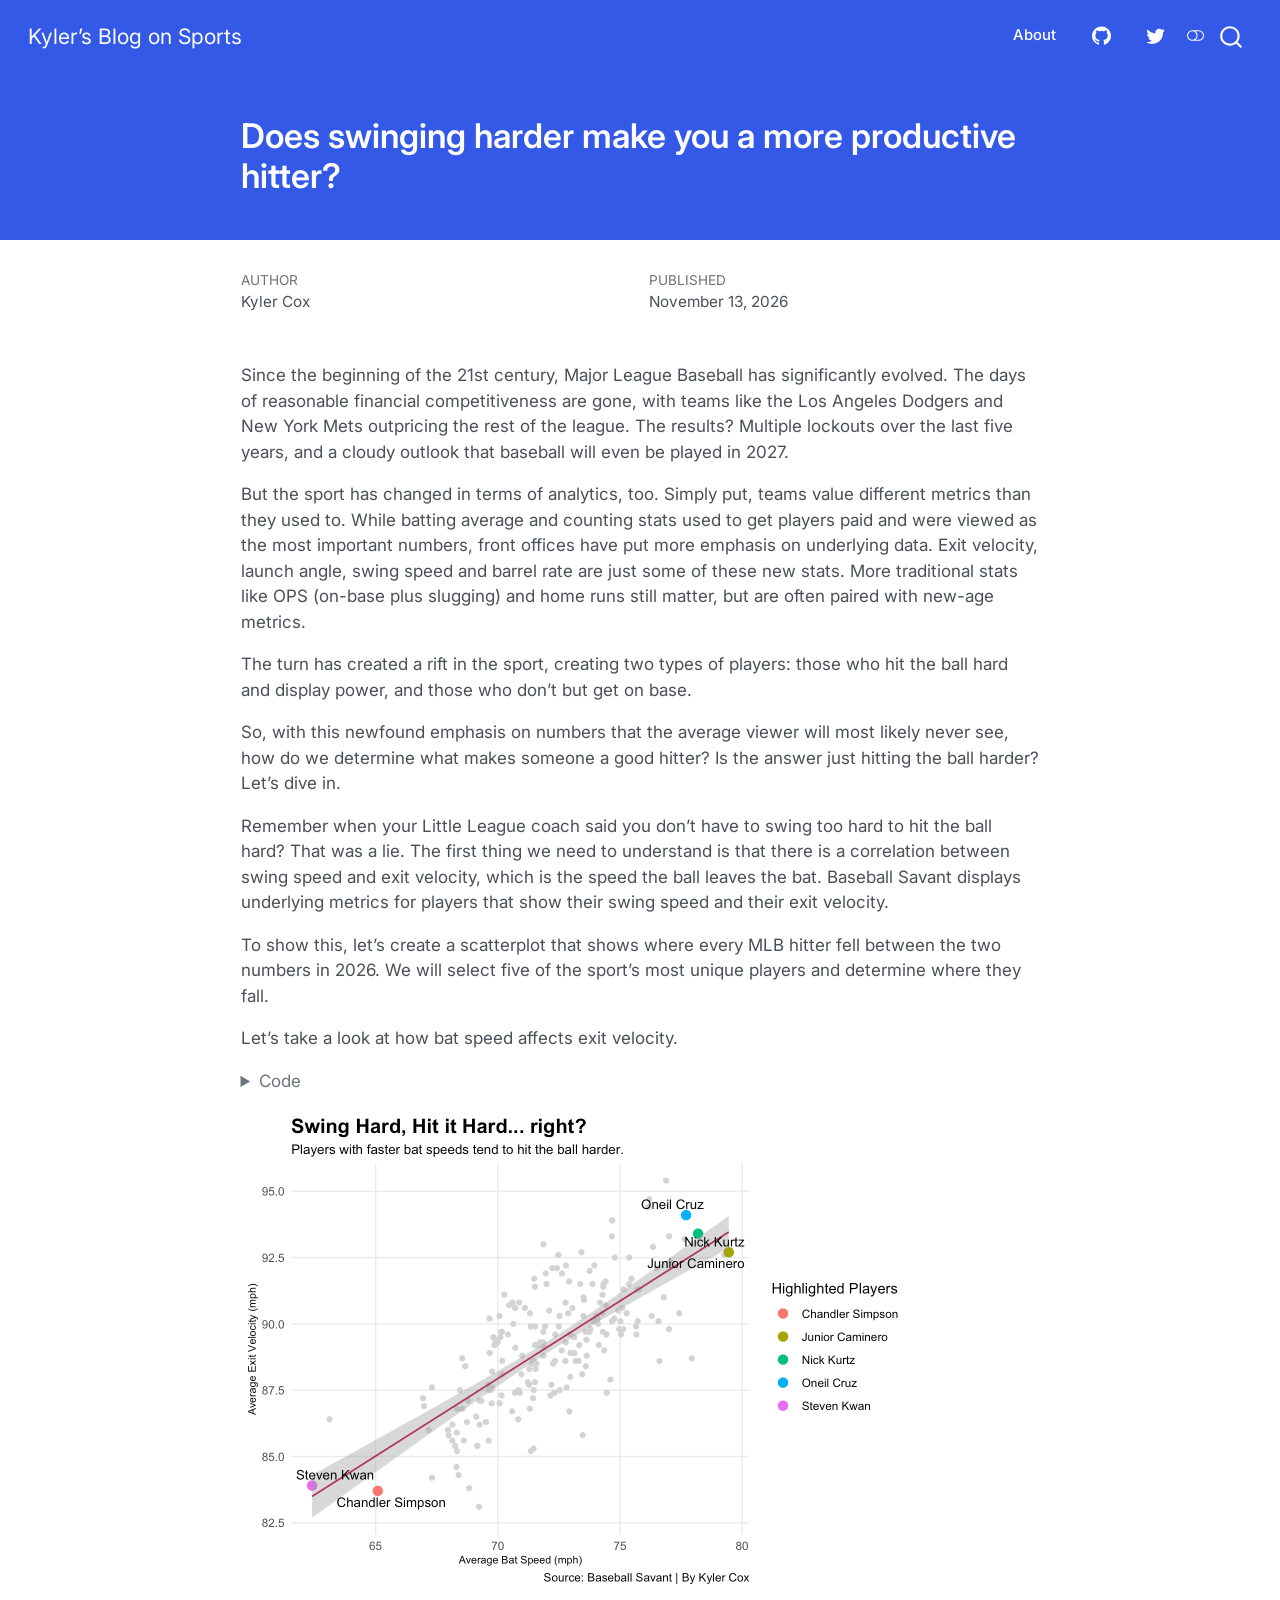
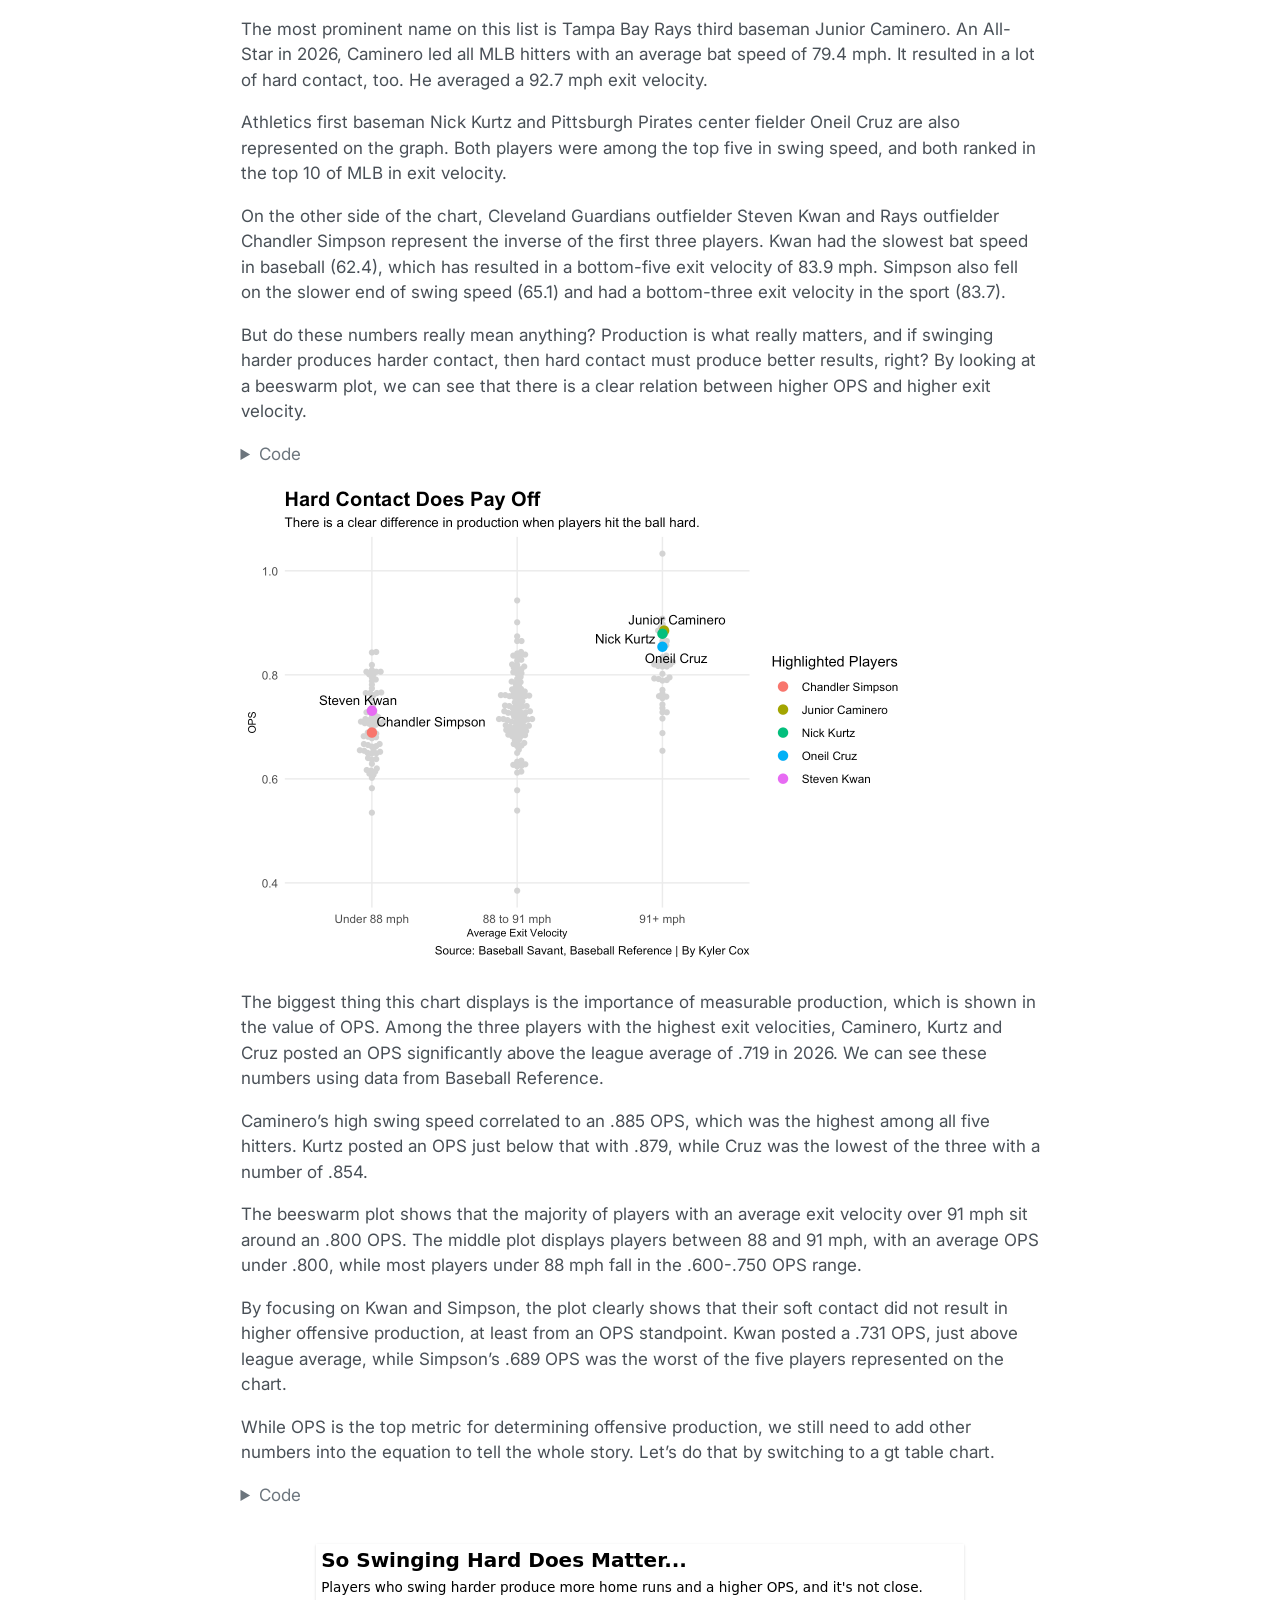
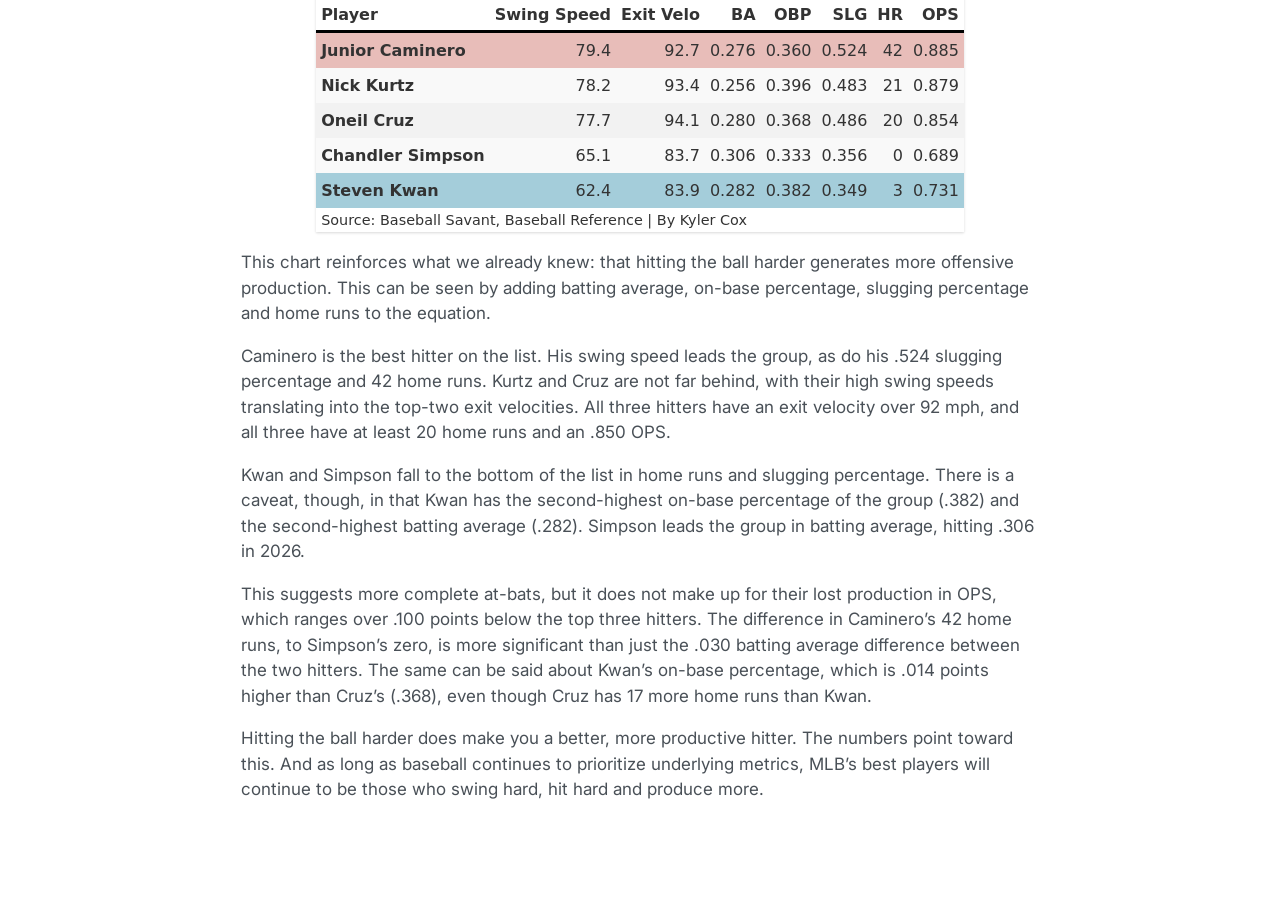
<file: posts/mlb-hitting-data-baseball/index.html>
<!DOCTYPE html>
<html xmlns="http://www.w3.org/1999/xhtml" lang="en" xml:lang="en"><head>

<meta charset="utf-8">
<meta name="generator" content="quarto-1.11.9">

<meta name="viewport" content="width=device-width, initial-scale=1.0, user-scalable=yes">

<meta name="author" content="Kyler Cox">
<meta name="dcterms.date" content="2026-11-13">

<title>Does swinging harder make you a more productive hitter? – Kyler’s Blog on Sports</title>
<style>
/* Default styles provided by pandoc.
** See https://pandoc.org/MANUAL.html#variables-for-html for config info.
*/
span.smallcaps{font-variant: small-caps;}
div.columns{display: flex; gap: 1.5em;}
div.column{flex: auto;}
@media screen {
div.columns{gap: min(4vw, 1.5em);}
div.column{overflow-x: auto;}
}
div.hanging-indent{margin-left: 1.5em; text-indent: -1.5em;}
ul.task-list{list-style: none;}
ul.task-list li input[type="checkbox"] {
  width: 0.8em;
  margin: 0 0.8em 0.2em -1em; /* quarto-specific, see https://github.com/quarto-dev/quarto-cli/issues/4556 */ 
  vertical-align: middle;
}
/* CSS for syntax highlighting */
html { -webkit-text-size-adjust: 100%; }
pre > code.sourceCode { white-space: pre; position: relative; }
pre > code.sourceCode > span { display: inline-block; line-height: 1.25; }
pre > code.sourceCode > span:empty { height: 1.2em; }
.sourceCode { overflow: visible; }
code.sourceCode > span { color: inherit; text-decoration: inherit; }
div.sourceCode { margin: 1em 0; }
pre.sourceCode { margin: 0; }
@media screen {
div.sourceCode { overflow: auto; }
}
@media print {
pre > code.sourceCode { white-space: pre-wrap; }
pre > code.sourceCode > span { text-indent: -5em; padding-left: 5em; }
}
pre.numberSource code
  { counter-reset: source-line 0; }
pre.numberSource code > span
  { position: relative; left: -4em; counter-increment: source-line; }
pre.numberSource code > span > a:first-child::before
  { content: counter(source-line);
    position: relative; left: -1em; text-align: right; vertical-align: baseline;
    border: none; display: inline-block;
    -webkit-touch-callout: none; -webkit-user-select: none;
    -khtml-user-select: none; -moz-user-select: none;
    -ms-user-select: none; user-select: none;
    padding: 0 4px; width: 4em;
  }
pre.numberSource { margin-left: 3em;  padding-left: 4px; }
div.sourceCode
  {   }
@media screen {
pre > code.sourceCode > span > a:first-child::before { text-decoration: underline; }
}
</style>


<script src="../../site_libs/quarto-nav/quarto-nav.js"></script>
<script src="../../site_libs/quarto-nav/headroom.min.js"></script>
<script src="../../site_libs/clipboard/clipboard.min.js"></script>
<script src="../../site_libs/quarto-search/autocomplete.umd.js"></script>
<script src="../../site_libs/quarto-search/fuse.min.js"></script>
<script src="../../site_libs/quarto-search/quarto-search.js"></script>
<meta name="quarto:offset" content="../../">
<link href="../../logo.png" rel="icon" type="image/png">
<script src="../../site_libs/quarto-html/quarto.js" type="module"></script>
<script src="../../site_libs/quarto-html/tabsets/tabsets.js" type="module"></script>
<script src="../../site_libs/quarto-html/scrollable-regions/scrollable-regions.js" type="module"></script>
<script src="../../site_libs/quarto-html/popper.min.js"></script>
<script src="../../site_libs/quarto-html/tippy.umd.min.js"></script>
<script src="../../site_libs/quarto-html/anchor.min.js"></script>
<link href="../../site_libs/quarto-html/tippy.css" rel="stylesheet">
<link href="../../site_libs/quarto-html/quarto-syntax-highlighting-63b5708e65d6cd79cd7618c58d0c21e7.css" rel="stylesheet" class="quarto-color-scheme" id="quarto-text-highlighting-styles">
<link href="../../site_libs/quarto-html/quarto-syntax-highlighting-dark-447e42e69aaa9833c0ba1b986f430b20.css" rel="stylesheet" class="quarto-color-scheme quarto-color-alternate" id="quarto-text-highlighting-styles">
<link href="../../site_libs/quarto-html/quarto-syntax-highlighting-63b5708e65d6cd79cd7618c58d0c21e7.css" rel="stylesheet" class="quarto-color-scheme-extra" id="quarto-text-highlighting-styles">
<script src="../../site_libs/bootstrap/bootstrap.min.js"></script>
<link href="../../site_libs/bootstrap/bootstrap-icons.css" rel="stylesheet">
<link href="../../site_libs/bootstrap/bootstrap-04845a3da8c39e7b831dcae45b259ee5.min.css" rel="stylesheet" append-hash="true" class="quarto-color-scheme" id="quarto-bootstrap" data-mode="light">
<link href="../../site_libs/bootstrap/bootstrap-dark-ea451db48fb63b2922d315720a1d0a33.min.css" rel="stylesheet" append-hash="true" class="quarto-color-scheme quarto-color-alternate" id="quarto-bootstrap" data-mode="light">
<link href="../../site_libs/bootstrap/bootstrap-04845a3da8c39e7b831dcae45b259ee5.min.css" rel="stylesheet" append-hash="true" class="quarto-color-scheme-extra" id="quarto-bootstrap" data-mode="light">
<script id="quarto-search-options" type="application/json">{
  "location": "navbar",
  "copy-button": false,
  "collapse-after": 3,
  "panel-placement": "end",
  "type": "overlay",
  "limit": 50,
  "keyboard-shortcut": [
    "f",
    "/",
    "s"
  ],
  "show-item-context": false,
  "language": {
    "search-no-results-text": "No results",
    "search-matching-documents-text": "matching documents",
    "search-copy-link-title": "Copy link to search",
    "search-hide-matches-text": "Hide additional matches",
    "search-more-match-text": "more match in this document",
    "search-more-matches-text": "more matches in this document",
    "search-clear-button-title": "Clear",
    "search-text-placeholder": "",
    "search-detached-cancel-button-title": "Cancel",
    "search-submit-button-title": "Submit",
    "search-label": "Search"
  }
}</script>


<link rel="stylesheet" href="../../styles.css">
</head>

<body class="nav-fixed fullcontent quarto-light"><a id="quarto-skip-link" class="visually-hidden-focusable" href="#quarto-document-content">Skip to main content</a><script id="quarto-html-before-body" type="application/javascript">
    const toggleBodyColorMode = (bsSheetEl) => {
      const mode = bsSheetEl.getAttribute("data-mode");
      const bodyEl = window.document.querySelector("body");
      if (mode === "dark") {
        bodyEl.classList.add("quarto-dark");
        bodyEl.classList.remove("quarto-light");
      } else {
        bodyEl.classList.add("quarto-light");
        bodyEl.classList.remove("quarto-dark");
      }
    }
    const toggleBodyColorPrimary = () => {
      const bsSheetEl = window.document.querySelector("link#quarto-bootstrap:not([rel=disabled-stylesheet])");
      if (bsSheetEl) {
        toggleBodyColorMode(bsSheetEl);
      }
    }
    const setColorSchemeToggle = (alternate) => {
      const toggles = window.document.querySelectorAll('.quarto-color-scheme-toggle');
      for (let i=0; i < toggles.length; i++) {
        const toggle = toggles[i];
        if (toggle) {
          toggle.setAttribute("aria-checked", alternate ? "true" : "false");
          if (alternate) {
            toggle.classList.add("alternate");
          } else {
            toggle.classList.remove("alternate");
          }
        }
      }
    };
    const toggleColorMode = (alternate) => {
      // Switch the stylesheets
      const primaryStylesheets = window.document.querySelectorAll('link.quarto-color-scheme:not(.quarto-color-alternate)');
      const alternateStylesheets = window.document.querySelectorAll('link.quarto-color-scheme.quarto-color-alternate');
      manageTransitions('#quarto-margin-sidebar .nav-link', false);
      if (alternate) {
        // note: dark is layered on light, we don't disable primary!
        enableStylesheet(alternateStylesheets);
        for (const sheetNode of alternateStylesheets) {
          if (sheetNode.id === "quarto-bootstrap") {
            toggleBodyColorMode(sheetNode);
          }
        }
      } else {
        disableStylesheet(alternateStylesheets);
        enableStylesheet(primaryStylesheets)
        toggleBodyColorPrimary();
      }
      manageTransitions('#quarto-margin-sidebar .nav-link', true);
      // Switch the toggles
      setColorSchemeToggle(alternate)
    }
    // Hack to workaround the fact that safari doesn't
    // properly recolor the scrollbar when toggling (#1455).
    // Not run on load: stylesheets are set before first paint there, and
    // scrolling would undo the scroll to a URL fragment (#14973).
    // The one pixel nudge keeps the reader where they were.
    const refreshSafariScrollbar = () => {
      if (navigator.userAgent.indexOf('Safari') > 0 && navigator.userAgent.indexOf('Chrome') == -1) {
        manageTransitions("body", false);
        const scrollY = window.scrollY;
        window.scrollTo(0, scrollY > 0 ? scrollY - 1 : 1);
        setTimeout(() => {
          window.scrollTo(0, scrollY);
          manageTransitions("body", true);
        }, 40);
      }
    }
    const disableStylesheet = (stylesheets) => {
      for (let i=0; i < stylesheets.length; i++) {
        const stylesheet = stylesheets[i];
        stylesheet.rel = 'disabled-stylesheet';
      }
    }
    const enableStylesheet = (stylesheets) => {
      for (let i=0; i < stylesheets.length; i++) {
        const stylesheet = stylesheets[i];
        if(stylesheet.rel !== 'stylesheet') { // for Chrome, which will still FOUC without this check
          stylesheet.rel = 'stylesheet';
        }
      }
    }
    const manageTransitions = (selector, allowTransitions) => {
      const els = window.document.querySelectorAll(selector);
      for (let i=0; i < els.length; i++) {
        const el = els[i];
        if (allowTransitions) {
          el.classList.remove('notransition');
        } else {
          el.classList.add('notransition');
        }
      }
    }
    const isFileUrl = () => {
      return window.location.protocol === 'file:';
    }
    const hasAlternateSentinel = () => {
      let styleSentinel = getColorSchemeSentinel();
      if (styleSentinel !== null) {
        return styleSentinel === "alternate";
      } else {
        return false;
      }
    }
    const setStyleSentinel = (alternate) => {
      const value = alternate ? "alternate" : "default";
      if (!isFileUrl()) {
        window.localStorage.setItem("quarto-color-scheme", value);
      } else {
        localAlternateSentinel = value;
      }
    }
    const getColorSchemeSentinel = () => {
      if (!isFileUrl()) {
        const storageValue = window.localStorage.getItem("quarto-color-scheme");
        return storageValue != null ? storageValue : localAlternateSentinel;
      } else {
        return localAlternateSentinel;
      }
    }
    const toggleGiscusIfUsed = (isAlternate, darkModeDefault) => {
      const baseTheme = document.querySelector('#giscus-base-theme')?.value ?? 'light';
      const alternateTheme = document.querySelector('#giscus-alt-theme')?.value ?? 'dark';
      let newTheme = '';
      if(authorPrefersDark) {
        newTheme = isAlternate ? baseTheme : alternateTheme;
      } else {
        newTheme = isAlternate ? alternateTheme : baseTheme;
      }
      const changeGiscusTheme = () => {
        // From: https://github.com/giscus/giscus/issues/336
        const sendMessage = (message) => {
          const iframe = document.querySelector('iframe.giscus-frame');
          if (!iframe) return;
          iframe.contentWindow.postMessage({ giscus: message }, 'https://giscus.app');
        }
        sendMessage({
          setConfig: {
            theme: newTheme
          }
        });
      }
      const isGiscussLoaded = window.document.querySelector('iframe.giscus-frame') !== null;
      if (isGiscussLoaded) {
        changeGiscusTheme();
      }
    };
    const authorPrefersDark = false;
    const darkModeDefault = authorPrefersDark;
      document.querySelector('link#quarto-text-highlighting-styles.quarto-color-scheme-extra').rel = 'disabled-stylesheet';
      document.querySelector('link#quarto-bootstrap.quarto-color-scheme-extra').rel = 'disabled-stylesheet';
    let localAlternateSentinel = darkModeDefault ? 'alternate' : 'default';
    // Dark / light mode switch
    window.quartoToggleColorScheme = () => {
      // Read the current dark / light value
      let toAlternate = !hasAlternateSentinel();
      toggleColorMode(toAlternate);
      refreshSafariScrollbar();
      setStyleSentinel(toAlternate);
      toggleGiscusIfUsed(toAlternate, darkModeDefault);
      window.dispatchEvent(new Event('resize'));
    };
    // Switch to dark mode if need be
    if (hasAlternateSentinel()) {
      toggleColorMode(true);
    } else {
      toggleColorMode(false);
    }
  </script>

<div id="quarto-search-results"></div>
  <header id="quarto-header" class="headroom fixed-top quarto-banner">
    <nav class="navbar navbar-expand-lg " data-bs-theme="dark" aria-label="Site">
      <div class="navbar-container container-fluid">
      <div class="navbar-brand-container mx-auto">
    <a class="navbar-brand" href="../../index.html">
    <span class="navbar-title">Kyler’s Blog on Sports</span>
    </a>
  </div>
          <button class="navbar-toggler" type="button" data-bs-toggle="collapse" data-bs-target="#navbarCollapse" aria-controls="navbarCollapse" aria-expanded="false" aria-label="Toggle navigation" onclick="if (window.quartoToggleHeadroom) { window.quartoToggleHeadroom(); }">
  <span class="navbar-toggler-icon"></span>
</button>
          <div class="collapse navbar-collapse" id="navbarCollapse">
            <ul class="navbar-nav navbar-nav-scroll ms-auto">
  <li class="nav-item">
    <a class="nav-link" href="../../about.html"> 
<span class="menu-text">About</span></a>
  </li>  
  <li class="nav-item compact">
    <a class="nav-link" href="https://github.com/kyler2cox"> <i class="bi bi-github" role="img">
</i> 
<span class="menu-text"></span></a>
  </li>  
  <li class="nav-item compact">
    <a class="nav-link" href="https://x.com/DugoutCox"> <i class="bi bi-twitter" role="img">
</i> 
<span class="menu-text"></span></a>
  </li>  
</ul>
          </div> <!-- /navcollapse -->
            <div class="quarto-navbar-tools">
  <button type="button" role="switch" aria-checked="false" class="quarto-color-scheme-toggle quarto-navigation-tool  px-1" onclick="window.quartoToggleColorScheme(); return false;" title="Toggle dark mode" aria-label="Toggle dark mode"><i class="bi"></i></button>
</div>
            <div id="quarto-search" class="" title="Search"></div>
      </div> <!-- /container-fluid -->
    </nav>
</header>
<!-- content -->
<header id="title-block-header" class="quarto-title-block default page-columns page-full">
  <div class="quarto-title-banner page-columns page-full">
    <div class="quarto-title column-body">
      <h1 class="title">Does swinging harder make you a more productive hitter?</h1>
                      </div>
  </div>
    
  
  <div class="quarto-title-meta">

      <div>
      <div class="quarto-title-meta-heading">Author</div>
      <div class="quarto-title-meta-contents">
               <p>Kyler Cox </p>
            </div>
    </div>
      
      <div>
      <div class="quarto-title-meta-heading">Published</div>
      <div class="quarto-title-meta-contents">
        <p class="date">November 13, 2026</p>
      </div>
    </div>
    
      
    </div>
    
  
  </header><div id="quarto-content" class="quarto-container page-columns page-rows-contents page-layout-article page-navbar">
<!-- sidebar -->
<!-- margin-sidebar -->
    
<!-- main -->
<main class="content quarto-banner-title-block" id="quarto-document-content" tabindex="-1">






<p>Since the beginning of the 21st century, Major League Baseball has significantly evolved. The days of reasonable financial competitiveness are gone, with teams like the Los Angeles Dodgers and New York Mets outpricing the rest of the league. The results? Multiple lockouts over the last five years, and a cloudy outlook that baseball will even be played in 2027.</p>
<p>But the sport has changed in terms of analytics, too. Simply put, teams value different metrics than they used to. While batting average and counting stats used to get players paid and were viewed as the most important numbers, front offices have put more emphasis on underlying data. Exit velocity, launch angle, swing speed and barrel rate are just some of these new stats. More traditional stats like OPS (on-base plus slugging) and home runs still matter, but are often paired with new-age metrics.</p>
<p>The turn has created a rift in the sport, creating two types of players: those who hit the ball hard and display power, and those who don’t but get on base.</p>
<p>So, with this newfound emphasis on numbers that the average viewer will most likely never see, how do we determine what makes someone a good hitter? Is the answer just hitting the ball harder? Let’s dive in.</p>
<p>Remember when your Little League coach said you don’t have to swing too hard to hit the ball hard? That was a lie. The first thing we need to understand is that there is a correlation between swing speed and exit velocity, which is the speed the ball leaves the bat. Baseball Savant displays underlying metrics for players that show their swing speed and their exit velocity.</p>
<p>To show this, let’s create a scatterplot that shows where every MLB hitter fell between the two numbers in 2026. We will select five of the sport’s most unique players and determine where they fall.</p>
<p>Let’s take a look at how bat speed affects exit velocity.</p>
<div class="cell">
<details class="code-fold">
<summary>Code</summary>
<div class="code-copy-outer-scaffold"><div class="sourceCode cell-code" id="cb1"><pre class="sourceCode r code-with-copy"><code class="sourceCode r"><span id="cb1-1"><a href="#cb1-1" aria-hidden="true" tabindex="-1"></a><span class="fu">library</span>(tidyverse)</span>
<span id="cb1-2"><a href="#cb1-2" aria-hidden="true" tabindex="-1"></a><span class="fu">library</span>(ggrepel)</span>
<span id="cb1-3"><a href="#cb1-3" aria-hidden="true" tabindex="-1"></a><span class="fu">library</span>(gt)</span>
<span id="cb1-4"><a href="#cb1-4" aria-hidden="true" tabindex="-1"></a><span class="fu">library</span>(ggbeeswarm)</span>
<span id="cb1-5"><a href="#cb1-5" aria-hidden="true" tabindex="-1"></a></span>
<span id="cb1-6"><a href="#cb1-6" aria-hidden="true" tabindex="-1"></a>standard <span class="ot">&lt;-</span> <span class="fu">read_csv</span>(<span class="st">"data/standard_stats.csv"</span>)</span>
<span id="cb1-7"><a href="#cb1-7" aria-hidden="true" tabindex="-1"></a>savant <span class="ot">&lt;-</span> <span class="fu">read_csv</span>(<span class="st">"data/exit_velocity.csv"</span>)</span>
<span id="cb1-8"><a href="#cb1-8" aria-hidden="true" tabindex="-1"></a>bat_tracking <span class="ot">&lt;-</span> <span class="fu">read_csv</span>(<span class="st">"data/bat_tracking.csv"</span>)</span>
<span id="cb1-9"><a href="#cb1-9" aria-hidden="true" tabindex="-1"></a></span>
<span id="cb1-10"><a href="#cb1-10" aria-hidden="true" tabindex="-1"></a>bat_tracking <span class="ot">&lt;-</span> bat_tracking <span class="sc">|&gt;</span></span>
<span id="cb1-11"><a href="#cb1-11" aria-hidden="true" tabindex="-1"></a>  <span class="fu">select</span>(id, avg_bat_speed) <span class="sc">|&gt;</span></span>
<span id="cb1-12"><a href="#cb1-12" aria-hidden="true" tabindex="-1"></a>  <span class="fu">rename</span>(<span class="at">player_id =</span> id)</span>
<span id="cb1-13"><a href="#cb1-13" aria-hidden="true" tabindex="-1"></a>  </span>
<span id="cb1-14"><a href="#cb1-14" aria-hidden="true" tabindex="-1"></a>savant <span class="ot">&lt;-</span> savant <span class="sc">|&gt;</span></span>
<span id="cb1-15"><a href="#cb1-15" aria-hidden="true" tabindex="-1"></a>  <span class="fu">select</span>(player_id, <span class="st">`</span><span class="at">last_name, first_name</span><span class="st">`</span>, avg_hit_speed) <span class="sc">|&gt;</span></span>
<span id="cb1-16"><a href="#cb1-16" aria-hidden="true" tabindex="-1"></a>  <span class="fu">separate</span>(<span class="st">`</span><span class="at">last_name, first_name</span><span class="st">`</span>,</span>
<span id="cb1-17"><a href="#cb1-17" aria-hidden="true" tabindex="-1"></a>           <span class="at">into =</span> <span class="fu">c</span>(<span class="st">"Last"</span>, <span class="st">"First"</span>),</span>
<span id="cb1-18"><a href="#cb1-18" aria-hidden="true" tabindex="-1"></a>           <span class="at">sep =</span> <span class="st">", "</span>) <span class="sc">|&gt;</span></span>
<span id="cb1-19"><a href="#cb1-19" aria-hidden="true" tabindex="-1"></a>  <span class="fu">mutate</span>(<span class="at">Player =</span> <span class="fu">case_when</span>(</span>
<span id="cb1-20"><a href="#cb1-20" aria-hidden="true" tabindex="-1"></a>    First <span class="sc">==</span> <span class="st">"Oneil"</span> <span class="sc">&amp;</span> Last <span class="sc">==</span> <span class="st">"Cruz"</span> <span class="sc">~</span> <span class="st">"Oneil Cruz"</span>,</span>
<span id="cb1-21"><a href="#cb1-21" aria-hidden="true" tabindex="-1"></a>    First <span class="sc">==</span> <span class="st">"Nick"</span> <span class="sc">&amp;</span> Last <span class="sc">==</span> <span class="st">"Kurtz"</span> <span class="sc">~</span> <span class="st">"Nick Kurtz"</span>,</span>
<span id="cb1-22"><a href="#cb1-22" aria-hidden="true" tabindex="-1"></a>    First <span class="sc">==</span> <span class="st">"Junior"</span> <span class="sc">&amp;</span> Last <span class="sc">==</span> <span class="st">"Caminero"</span> <span class="sc">~</span> <span class="st">"Junior Caminero"</span>,</span>
<span id="cb1-23"><a href="#cb1-23" aria-hidden="true" tabindex="-1"></a>    First <span class="sc">==</span> <span class="st">"Steven"</span> <span class="sc">&amp;</span> Last <span class="sc">==</span> <span class="st">"Kwan"</span> <span class="sc">~</span> <span class="st">"Steven Kwan"</span>,</span>
<span id="cb1-24"><a href="#cb1-24" aria-hidden="true" tabindex="-1"></a>    First <span class="sc">==</span> <span class="st">"Chandler"</span> <span class="sc">&amp;</span> Last <span class="sc">==</span> <span class="st">"Simpson"</span> <span class="sc">~</span> <span class="st">"Chandler Simpson"</span>,</span>
<span id="cb1-25"><a href="#cb1-25" aria-hidden="true" tabindex="-1"></a>  ))</span>
<span id="cb1-26"><a href="#cb1-26" aria-hidden="true" tabindex="-1"></a></span>
<span id="cb1-27"><a href="#cb1-27" aria-hidden="true" tabindex="-1"></a>hitting <span class="ot">&lt;-</span> savant <span class="sc">|&gt;</span></span>
<span id="cb1-28"><a href="#cb1-28" aria-hidden="true" tabindex="-1"></a> <span class="fu">inner_join</span>(bat_tracking)</span>
<span id="cb1-29"><a href="#cb1-29" aria-hidden="true" tabindex="-1"></a></span>
<span id="cb1-30"><a href="#cb1-30" aria-hidden="true" tabindex="-1"></a>highlighted_hitting <span class="ot">&lt;-</span> hitting <span class="sc">|&gt;</span></span>
<span id="cb1-31"><a href="#cb1-31" aria-hidden="true" tabindex="-1"></a>  <span class="fu">filter</span>(<span class="fu">is.na</span>(Player) <span class="sc">==</span> <span class="cn">FALSE</span>)</span>
<span id="cb1-32"><a href="#cb1-32" aria-hidden="true" tabindex="-1"></a></span>
<span id="cb1-33"><a href="#cb1-33" aria-hidden="true" tabindex="-1"></a><span class="fu">ggplot</span>(hitting, <span class="fu">aes</span>(<span class="at">x =</span> avg_bat_speed, <span class="at">y =</span> avg_hit_speed)) <span class="sc">+</span></span>
<span id="cb1-34"><a href="#cb1-34" aria-hidden="true" tabindex="-1"></a>  <span class="fu">geom_point</span>(<span class="at">color =</span> <span class="st">"lightgrey"</span>) <span class="sc">+</span></span>
<span id="cb1-35"><a href="#cb1-35" aria-hidden="true" tabindex="-1"></a>  <span class="fu">geom_point</span>(</span>
<span id="cb1-36"><a href="#cb1-36" aria-hidden="true" tabindex="-1"></a>    <span class="at">data =</span> highlighted_hitting,</span>
<span id="cb1-37"><a href="#cb1-37" aria-hidden="true" tabindex="-1"></a>    <span class="fu">aes</span>(<span class="at">color =</span> Player),</span>
<span id="cb1-38"><a href="#cb1-38" aria-hidden="true" tabindex="-1"></a>    <span class="at">size =</span> <span class="dv">3</span></span>
<span id="cb1-39"><a href="#cb1-39" aria-hidden="true" tabindex="-1"></a>    ) <span class="sc">+</span></span>
<span id="cb1-40"><a href="#cb1-40" aria-hidden="true" tabindex="-1"></a>  <span class="fu">geom_smooth</span>(<span class="at">method =</span> <span class="st">"lm"</span>, <span class="at">color =</span> <span class="st">"maroon"</span>, <span class="at">linewidth =</span> <span class="fl">0.6</span>) <span class="sc">+</span></span>
<span id="cb1-41"><a href="#cb1-41" aria-hidden="true" tabindex="-1"></a>  <span class="fu">geom_text_repel</span>(</span>
<span id="cb1-42"><a href="#cb1-42" aria-hidden="true" tabindex="-1"></a>    <span class="at">data =</span> highlighted_hitting,</span>
<span id="cb1-43"><a href="#cb1-43" aria-hidden="true" tabindex="-1"></a>    <span class="fu">aes</span>(<span class="at">label =</span> Player),</span>
<span id="cb1-44"><a href="#cb1-44" aria-hidden="true" tabindex="-1"></a>    <span class="at">size =</span> <span class="fl">3.5</span></span>
<span id="cb1-45"><a href="#cb1-45" aria-hidden="true" tabindex="-1"></a>  ) <span class="sc">+</span></span>
<span id="cb1-46"><a href="#cb1-46" aria-hidden="true" tabindex="-1"></a>  <span class="fu">labs</span>(</span>
<span id="cb1-47"><a href="#cb1-47" aria-hidden="true" tabindex="-1"></a>    <span class="at">title =</span> <span class="st">"Swing Hard, Hit it Hard... right?"</span>,</span>
<span id="cb1-48"><a href="#cb1-48" aria-hidden="true" tabindex="-1"></a>    <span class="at">subtitle =</span> <span class="st">"Players with faster bat speeds tend to hit the ball harder."</span>,</span>
<span id="cb1-49"><a href="#cb1-49" aria-hidden="true" tabindex="-1"></a>    <span class="at">x =</span> <span class="st">"Average Bat Speed (mph)"</span>,</span>
<span id="cb1-50"><a href="#cb1-50" aria-hidden="true" tabindex="-1"></a>    <span class="at">y =</span> <span class="st">"Average Exit Velocity (mph)"</span>,</span>
<span id="cb1-51"><a href="#cb1-51" aria-hidden="true" tabindex="-1"></a>    <span class="at">color =</span> <span class="st">"Highlighted Players"</span>,</span>
<span id="cb1-52"><a href="#cb1-52" aria-hidden="true" tabindex="-1"></a>    <span class="at">caption =</span> <span class="st">"Source: Baseball Savant | By Kyler Cox"</span></span>
<span id="cb1-53"><a href="#cb1-53" aria-hidden="true" tabindex="-1"></a>  ) <span class="sc">+</span></span>
<span id="cb1-54"><a href="#cb1-54" aria-hidden="true" tabindex="-1"></a>  <span class="fu">theme_minimal</span>() <span class="sc">+</span></span>
<span id="cb1-55"><a href="#cb1-55" aria-hidden="true" tabindex="-1"></a>  <span class="fu">theme</span>(</span>
<span id="cb1-56"><a href="#cb1-56" aria-hidden="true" tabindex="-1"></a>    <span class="at">plot.title =</span> <span class="fu">element_text</span>(<span class="at">size =</span> <span class="dv">15</span>, <span class="at">face =</span> <span class="st">"bold"</span>), </span>
<span id="cb1-57"><a href="#cb1-57" aria-hidden="true" tabindex="-1"></a>    <span class="at">plot.subtitle =</span> <span class="fu">element_text</span>(<span class="at">size =</span> <span class="dv">10</span>),</span>
<span id="cb1-58"><a href="#cb1-58" aria-hidden="true" tabindex="-1"></a>    <span class="at">axis.title =</span> <span class="fu">element_text</span>(<span class="at">size =</span> <span class="dv">8</span>),</span>
<span id="cb1-59"><a href="#cb1-59" aria-hidden="true" tabindex="-1"></a>    <span class="at">panel.grid.minor =</span> <span class="fu">element_blank</span>()</span>
<span id="cb1-60"><a href="#cb1-60" aria-hidden="true" tabindex="-1"></a>  )</span></code></pre></div><button title="Copy to Clipboard" class="code-copy-button"><i class="bi"></i></button></div>
</details>
<div class="cell-output-display">
<div>
<figure class="figure">
<p><img src="index_files/figure-html/unnamed-chunk-1-1.png" class="img-fluid figure-img" width="672"></p>
</figure>
</div>
</div>
</div>
<p>The most prominent name on this list is Tampa Bay Rays third baseman Junior Caminero. An All-Star in 2026, Caminero led all MLB hitters with an average bat speed of 79.4 mph. It resulted in a lot of hard contact, too. He averaged a 92.7 mph exit velocity.</p>
<p>Athletics first baseman Nick Kurtz and Pittsburgh Pirates center fielder Oneil Cruz are also represented on the graph. Both players were among the top five in swing speed, and both ranked in the top 10 of MLB in exit velocity.</p>
<p>On the other side of the chart, Cleveland Guardians outfielder Steven Kwan and Rays outfielder Chandler Simpson represent the inverse of the first three players. Kwan had the slowest bat speed in baseball (62.4), which has resulted in a bottom-five exit velocity of 83.9 mph. Simpson also fell on the slower end of swing speed (65.1) and had a bottom-three exit velocity in the sport (83.7).</p>
<p>But do these numbers really mean anything? Production is what really matters, and if swinging harder produces harder contact, then hard contact must produce better results, right? By looking at a beeswarm plot, we can see that there is a clear relation between higher OPS and higher exit velocity.</p>
<div class="cell">
<details class="code-fold">
<summary>Code</summary>
<div class="code-copy-outer-scaffold"><div class="sourceCode cell-code" id="cb2"><pre class="sourceCode r code-with-copy"><code class="sourceCode r"><span id="cb2-1"><a href="#cb2-1" aria-hidden="true" tabindex="-1"></a>standard <span class="ot">&lt;-</span> standard <span class="sc">|&gt;</span></span>
<span id="cb2-2"><a href="#cb2-2" aria-hidden="true" tabindex="-1"></a>  <span class="fu">mutate</span>(<span class="at">Player =</span> <span class="fu">gsub</span>(<span class="st">"</span><span class="sc">\\</span><span class="st">*"</span>, <span class="st">""</span>, Player)) <span class="sc">|&gt;</span></span>
<span id="cb2-3"><a href="#cb2-3" aria-hidden="true" tabindex="-1"></a>  <span class="fu">separate</span>(Player, <span class="at">into =</span> <span class="fu">c</span>(<span class="st">"First"</span>, <span class="st">"Last"</span>), <span class="at">sep =</span> <span class="st">" "</span>) <span class="sc">|&gt;</span></span>
<span id="cb2-4"><a href="#cb2-4" aria-hidden="true" tabindex="-1"></a>  <span class="fu">select</span>(First, Last, BA, OBP, SLG, HR, OPS)</span>
<span id="cb2-5"><a href="#cb2-5" aria-hidden="true" tabindex="-1"></a></span>
<span id="cb2-6"><a href="#cb2-6" aria-hidden="true" tabindex="-1"></a>exit_velo_stats <span class="ot">&lt;-</span> savant <span class="sc">|&gt;</span></span>
<span id="cb2-7"><a href="#cb2-7" aria-hidden="true" tabindex="-1"></a>  <span class="fu">inner_join</span>(standard)</span>
<span id="cb2-8"><a href="#cb2-8" aria-hidden="true" tabindex="-1"></a></span>
<span id="cb2-9"><a href="#cb2-9" aria-hidden="true" tabindex="-1"></a>exit_velo_groups <span class="ot">&lt;-</span> exit_velo_stats <span class="sc">|&gt;</span></span>
<span id="cb2-10"><a href="#cb2-10" aria-hidden="true" tabindex="-1"></a>  <span class="fu">mutate</span>(<span class="at">velo_group =</span> <span class="fu">case_when</span>(</span>
<span id="cb2-11"><a href="#cb2-11" aria-hidden="true" tabindex="-1"></a>    avg_hit_speed <span class="sc">&gt;=</span> <span class="dv">91</span> <span class="sc">~</span> <span class="st">"91+ mph"</span>,</span>
<span id="cb2-12"><a href="#cb2-12" aria-hidden="true" tabindex="-1"></a>    avg_hit_speed <span class="sc">&gt;=</span> <span class="dv">88</span> <span class="sc">~</span> <span class="st">"88 to 91 mph"</span>,</span>
<span id="cb2-13"><a href="#cb2-13" aria-hidden="true" tabindex="-1"></a>    avg_hit_speed <span class="sc">&lt;</span> <span class="dv">88</span> <span class="sc">~</span> <span class="st">"Under 88 mph"</span></span>
<span id="cb2-14"><a href="#cb2-14" aria-hidden="true" tabindex="-1"></a>  ))</span>
<span id="cb2-15"><a href="#cb2-15" aria-hidden="true" tabindex="-1"></a></span>
<span id="cb2-16"><a href="#cb2-16" aria-hidden="true" tabindex="-1"></a>highlighted_exit_velo <span class="ot">&lt;-</span> exit_velo_groups <span class="sc">|&gt;</span></span>
<span id="cb2-17"><a href="#cb2-17" aria-hidden="true" tabindex="-1"></a>  <span class="fu">filter</span>(<span class="fu">is.na</span>(Player) <span class="sc">==</span> <span class="cn">FALSE</span>)</span>
<span id="cb2-18"><a href="#cb2-18" aria-hidden="true" tabindex="-1"></a></span>
<span id="cb2-19"><a href="#cb2-19" aria-hidden="true" tabindex="-1"></a><span class="fu">ggplot</span>() <span class="sc">+</span></span>
<span id="cb2-20"><a href="#cb2-20" aria-hidden="true" tabindex="-1"></a>  <span class="fu">geom_beeswarm</span>(</span>
<span id="cb2-21"><a href="#cb2-21" aria-hidden="true" tabindex="-1"></a>    <span class="at">data =</span> exit_velo_groups,</span>
<span id="cb2-22"><a href="#cb2-22" aria-hidden="true" tabindex="-1"></a>    <span class="fu">aes</span>(<span class="at">x =</span> <span class="fu">reorder</span>(velo_group, avg_hit_speed), <span class="at">y =</span> OPS),</span>
<span id="cb2-23"><a href="#cb2-23" aria-hidden="true" tabindex="-1"></a>    <span class="at">color =</span> <span class="st">"lightgrey"</span></span>
<span id="cb2-24"><a href="#cb2-24" aria-hidden="true" tabindex="-1"></a>  ) <span class="sc">+</span></span>
<span id="cb2-25"><a href="#cb2-25" aria-hidden="true" tabindex="-1"></a>  <span class="fu">geom_beeswarm</span>(</span>
<span id="cb2-26"><a href="#cb2-26" aria-hidden="true" tabindex="-1"></a>    <span class="at">data =</span> highlighted_exit_velo,</span>
<span id="cb2-27"><a href="#cb2-27" aria-hidden="true" tabindex="-1"></a>    <span class="fu">aes</span>(<span class="at">x =</span> <span class="fu">reorder</span>(velo_group, avg_hit_speed), <span class="at">y =</span> OPS, <span class="at">color =</span> Player),</span>
<span id="cb2-28"><a href="#cb2-28" aria-hidden="true" tabindex="-1"></a>    <span class="at">size =</span> <span class="dv">3</span></span>
<span id="cb2-29"><a href="#cb2-29" aria-hidden="true" tabindex="-1"></a>  ) <span class="sc">+</span></span>
<span id="cb2-30"><a href="#cb2-30" aria-hidden="true" tabindex="-1"></a>  <span class="fu">geom_text_repel</span>(</span>
<span id="cb2-31"><a href="#cb2-31" aria-hidden="true" tabindex="-1"></a>    <span class="at">data =</span> highlighted_exit_velo,</span>
<span id="cb2-32"><a href="#cb2-32" aria-hidden="true" tabindex="-1"></a>    <span class="fu">aes</span>(<span class="at">x =</span> <span class="fu">reorder</span>(velo_group, avg_hit_speed), <span class="at">y =</span> OPS, <span class="at">label =</span> Player),</span>
<span id="cb2-33"><a href="#cb2-33" aria-hidden="true" tabindex="-1"></a>    <span class="at">size =</span> <span class="fl">3.5</span></span>
<span id="cb2-34"><a href="#cb2-34" aria-hidden="true" tabindex="-1"></a>  ) <span class="sc">+</span></span>
<span id="cb2-35"><a href="#cb2-35" aria-hidden="true" tabindex="-1"></a>  <span class="fu">labs</span>(</span>
<span id="cb2-36"><a href="#cb2-36" aria-hidden="true" tabindex="-1"></a>    <span class="at">title =</span> <span class="st">"Hard Contact Does Pay Off"</span>,</span>
<span id="cb2-37"><a href="#cb2-37" aria-hidden="true" tabindex="-1"></a>    <span class="at">subtitle =</span> <span class="st">"There is a clear difference in production when players hit the ball hard."</span>,</span>
<span id="cb2-38"><a href="#cb2-38" aria-hidden="true" tabindex="-1"></a>    <span class="at">x =</span> <span class="st">"Average Exit Velocity"</span>,</span>
<span id="cb2-39"><a href="#cb2-39" aria-hidden="true" tabindex="-1"></a>    <span class="at">y =</span> <span class="st">"OPS"</span>,</span>
<span id="cb2-40"><a href="#cb2-40" aria-hidden="true" tabindex="-1"></a>    <span class="at">color =</span> <span class="st">"Highlighted Players"</span>,</span>
<span id="cb2-41"><a href="#cb2-41" aria-hidden="true" tabindex="-1"></a>    <span class="at">caption =</span> <span class="st">"Source: Baseball Savant, Baseball Reference | By Kyler Cox"</span></span>
<span id="cb2-42"><a href="#cb2-42" aria-hidden="true" tabindex="-1"></a>  ) <span class="sc">+</span></span>
<span id="cb2-43"><a href="#cb2-43" aria-hidden="true" tabindex="-1"></a>  <span class="fu">theme_minimal</span>() <span class="sc">+</span></span>
<span id="cb2-44"><a href="#cb2-44" aria-hidden="true" tabindex="-1"></a>  <span class="fu">theme</span>(</span>
<span id="cb2-45"><a href="#cb2-45" aria-hidden="true" tabindex="-1"></a>    <span class="at">plot.title =</span> <span class="fu">element_text</span>(<span class="at">size =</span> <span class="dv">15</span>, <span class="at">face =</span> <span class="st">"bold"</span>),</span>
<span id="cb2-46"><a href="#cb2-46" aria-hidden="true" tabindex="-1"></a>    <span class="at">plot.subtitle =</span> <span class="fu">element_text</span>(<span class="at">size =</span> <span class="dv">10</span>),</span>
<span id="cb2-47"><a href="#cb2-47" aria-hidden="true" tabindex="-1"></a>    <span class="at">axis.title =</span> <span class="fu">element_text</span>(<span class="at">size =</span> <span class="dv">8</span>),</span>
<span id="cb2-48"><a href="#cb2-48" aria-hidden="true" tabindex="-1"></a>    <span class="at">panel.grid.minor =</span> <span class="fu">element_blank</span>()</span>
<span id="cb2-49"><a href="#cb2-49" aria-hidden="true" tabindex="-1"></a>  )</span></code></pre></div><button title="Copy to Clipboard" class="code-copy-button"><i class="bi"></i></button></div>
</details>
<div class="cell-output-display">
<div>
<figure class="figure">
<p><img src="index_files/figure-html/unnamed-chunk-2-1.png" class="img-fluid figure-img" width="672"></p>
</figure>
</div>
</div>
</div>
<p>The biggest thing this chart displays is the importance of measurable production, which is shown in the value of OPS. Among the three players with the highest exit velocities, Caminero, Kurtz and Cruz posted an OPS significantly above the league average of .719 in 2026. We can see these numbers using data from Baseball Reference.</p>
<p>Caminero’s high swing speed correlated to an .885 OPS, which was the highest among all five hitters. Kurtz posted an OPS just below that with .879, while Cruz was the lowest of the three with a number of .854.</p>
<p>The beeswarm plot shows that the majority of players with an average exit velocity over 91 mph sit around an .800 OPS. The middle plot displays players between 88 and 91 mph, with an average OPS under .800, while most players under 88 mph fall in the .600-.750 OPS range.</p>
<p>By focusing on Kwan and Simpson, the plot clearly shows that their soft contact did not result in higher offensive production, at least from an OPS standpoint. Kwan posted a .731 OPS, just above league average, while Simpson’s .689 OPS was the worst of the five players represented on the chart.</p>
<p>While OPS is the top metric for determining offensive production, we still need to add other numbers into the equation to tell the whole story. Let’s do that by switching to a gt table chart.</p>
<div class="cell">
<details class="code-fold">
<summary>Code</summary>
<div class="code-copy-outer-scaffold"><div class="sourceCode cell-code" id="cb3"><pre class="sourceCode r code-with-copy"><code class="sourceCode r"><span id="cb3-1"><a href="#cb3-1" aria-hidden="true" tabindex="-1"></a>hitter_stats <span class="ot">&lt;-</span> exit_velo_stats <span class="sc">|&gt;</span></span>
<span id="cb3-2"><a href="#cb3-2" aria-hidden="true" tabindex="-1"></a>  <span class="fu">inner_join</span>(bat_tracking)</span>
<span id="cb3-3"><a href="#cb3-3" aria-hidden="true" tabindex="-1"></a></span>
<span id="cb3-4"><a href="#cb3-4" aria-hidden="true" tabindex="-1"></a>player_comparison <span class="ot">&lt;-</span> hitter_stats <span class="sc">|&gt;</span></span>
<span id="cb3-5"><a href="#cb3-5" aria-hidden="true" tabindex="-1"></a>  <span class="fu">filter</span>(<span class="fu">is.na</span>(Player) <span class="sc">==</span> <span class="cn">FALSE</span>) <span class="sc">|&gt;</span></span>
<span id="cb3-6"><a href="#cb3-6" aria-hidden="true" tabindex="-1"></a>  <span class="fu">select</span>(Player, avg_bat_speed, avg_hit_speed, BA, OBP, SLG, HR, OPS)</span>
<span id="cb3-7"><a href="#cb3-7" aria-hidden="true" tabindex="-1"></a></span>
<span id="cb3-8"><a href="#cb3-8" aria-hidden="true" tabindex="-1"></a>player_comparison <span class="ot">&lt;-</span> player_comparison <span class="sc">|&gt;</span></span>
<span id="cb3-9"><a href="#cb3-9" aria-hidden="true" tabindex="-1"></a>  <span class="fu">mutate</span>(<span class="at">avg_bat_speed =</span> <span class="fu">round</span>(avg_bat_speed, <span class="dv">1</span>),</span>
<span id="cb3-10"><a href="#cb3-10" aria-hidden="true" tabindex="-1"></a>         <span class="at">avg_hit_speed =</span> <span class="fu">round</span>(avg_hit_speed, <span class="dv">1</span>),</span>
<span id="cb3-11"><a href="#cb3-11" aria-hidden="true" tabindex="-1"></a>         <span class="at">BA =</span> <span class="fu">round</span>(BA, <span class="dv">3</span>),</span>
<span id="cb3-12"><a href="#cb3-12" aria-hidden="true" tabindex="-1"></a>         <span class="at">OBP =</span> <span class="fu">round</span>(OBP, <span class="dv">3</span>),</span>
<span id="cb3-13"><a href="#cb3-13" aria-hidden="true" tabindex="-1"></a>         <span class="at">SLG =</span> <span class="fu">round</span>(SLG, <span class="dv">3</span>),</span>
<span id="cb3-14"><a href="#cb3-14" aria-hidden="true" tabindex="-1"></a>         <span class="at">OPS =</span> <span class="fu">round</span>(OPS, <span class="dv">3</span>))</span>
<span id="cb3-15"><a href="#cb3-15" aria-hidden="true" tabindex="-1"></a></span>
<span id="cb3-16"><a href="#cb3-16" aria-hidden="true" tabindex="-1"></a>player_comparison <span class="ot">&lt;-</span> player_comparison <span class="sc">|&gt;</span></span>
<span id="cb3-17"><a href="#cb3-17" aria-hidden="true" tabindex="-1"></a>  <span class="fu">rename</span>(<span class="st">`</span><span class="at">Average Bat Speed</span><span class="st">`</span> <span class="ot">=</span> avg_bat_speed,</span>
<span id="cb3-18"><a href="#cb3-18" aria-hidden="true" tabindex="-1"></a>         <span class="st">`</span><span class="at">Average Exit Velocity</span><span class="st">`</span> <span class="ot">=</span> avg_hit_speed,</span>
<span id="cb3-19"><a href="#cb3-19" aria-hidden="true" tabindex="-1"></a>         <span class="st">`</span><span class="at">Batting Average</span><span class="st">`</span> <span class="ot">=</span> BA,</span>
<span id="cb3-20"><a href="#cb3-20" aria-hidden="true" tabindex="-1"></a>         <span class="st">`</span><span class="at">On-Base Percentage</span><span class="st">`</span> <span class="ot">=</span> OBP,</span>
<span id="cb3-21"><a href="#cb3-21" aria-hidden="true" tabindex="-1"></a>         <span class="st">`</span><span class="at">Slugging Percentage</span><span class="st">`</span> <span class="ot">=</span> SLG,</span>
<span id="cb3-22"><a href="#cb3-22" aria-hidden="true" tabindex="-1"></a>         <span class="st">`</span><span class="at">Home Runs</span><span class="st">`</span> <span class="ot">=</span> HR)</span>
<span id="cb3-23"><a href="#cb3-23" aria-hidden="true" tabindex="-1"></a></span>
<span id="cb3-24"><a href="#cb3-24" aria-hidden="true" tabindex="-1"></a>player_comparison <span class="sc">|&gt;</span></span>
<span id="cb3-25"><a href="#cb3-25" aria-hidden="true" tabindex="-1"></a>  <span class="fu">arrange</span>(<span class="fu">desc</span>(<span class="st">`</span><span class="at">Average Bat Speed</span><span class="st">`</span>)) <span class="sc">|&gt;</span></span>
<span id="cb3-26"><a href="#cb3-26" aria-hidden="true" tabindex="-1"></a>  <span class="fu">gt</span>() <span class="sc">|&gt;</span></span>
<span id="cb3-27"><a href="#cb3-27" aria-hidden="true" tabindex="-1"></a>  <span class="fu">tab_header</span>(</span>
<span id="cb3-28"><a href="#cb3-28" aria-hidden="true" tabindex="-1"></a>    <span class="at">title =</span> <span class="st">"So Swinging Hard Does Matter..."</span>,</span>
<span id="cb3-29"><a href="#cb3-29" aria-hidden="true" tabindex="-1"></a>    <span class="at">subtitle =</span> <span class="st">"Players who swing harder produce more home runs and a higher OPS, and it's not close."</span></span>
<span id="cb3-30"><a href="#cb3-30" aria-hidden="true" tabindex="-1"></a>  ) <span class="sc">|&gt;</span></span>
<span id="cb3-31"><a href="#cb3-31" aria-hidden="true" tabindex="-1"></a>  <span class="fu">tab_style</span>(</span>
<span id="cb3-32"><a href="#cb3-32" aria-hidden="true" tabindex="-1"></a>    <span class="at">style =</span> <span class="fu">cell_text</span>(<span class="at">color =</span> <span class="st">"black"</span>, <span class="at">weight =</span> <span class="st">"bold"</span>, <span class="at">align =</span> <span class="st">"left"</span>),</span>
<span id="cb3-33"><a href="#cb3-33" aria-hidden="true" tabindex="-1"></a>    <span class="at">locations =</span> <span class="fu">cells_title</span>(<span class="st">"title"</span>)</span>
<span id="cb3-34"><a href="#cb3-34" aria-hidden="true" tabindex="-1"></a>  ) <span class="sc">|&gt;</span></span>
<span id="cb3-35"><a href="#cb3-35" aria-hidden="true" tabindex="-1"></a>  <span class="fu">tab_style</span>(</span>
<span id="cb3-36"><a href="#cb3-36" aria-hidden="true" tabindex="-1"></a>    <span class="at">style =</span> <span class="fu">cell_text</span>(<span class="at">color =</span> <span class="st">"black"</span>, <span class="at">align =</span> <span class="st">"left"</span>),</span>
<span id="cb3-37"><a href="#cb3-37" aria-hidden="true" tabindex="-1"></a>    <span class="at">locations =</span> <span class="fu">cells_title</span>(<span class="st">"subtitle"</span>)</span>
<span id="cb3-38"><a href="#cb3-38" aria-hidden="true" tabindex="-1"></a>  ) <span class="sc">|&gt;</span></span>
<span id="cb3-39"><a href="#cb3-39" aria-hidden="true" tabindex="-1"></a>  <span class="fu">cols_label</span>(</span>
<span id="cb3-40"><a href="#cb3-40" aria-hidden="true" tabindex="-1"></a>    <span class="at">Player =</span> <span class="st">"Player"</span>,</span>
<span id="cb3-41"><a href="#cb3-41" aria-hidden="true" tabindex="-1"></a>    <span class="st">`</span><span class="at">Average Bat Speed</span><span class="st">`</span> <span class="ot">=</span> <span class="st">"Swing Speed"</span>,</span>
<span id="cb3-42"><a href="#cb3-42" aria-hidden="true" tabindex="-1"></a>    <span class="st">`</span><span class="at">Average Exit Velocity</span><span class="st">`</span> <span class="ot">=</span> <span class="st">"Exit Velo"</span>,</span>
<span id="cb3-43"><a href="#cb3-43" aria-hidden="true" tabindex="-1"></a>    <span class="st">`</span><span class="at">Batting Average</span><span class="st">`</span> <span class="ot">=</span> <span class="st">"BA"</span>,</span>
<span id="cb3-44"><a href="#cb3-44" aria-hidden="true" tabindex="-1"></a>    <span class="st">`</span><span class="at">On-Base Percentage</span><span class="st">`</span> <span class="ot">=</span> <span class="st">"OBP"</span>,</span>
<span id="cb3-45"><a href="#cb3-45" aria-hidden="true" tabindex="-1"></a>    <span class="st">`</span><span class="at">Slugging Percentage</span><span class="st">`</span> <span class="ot">=</span> <span class="st">"SLG"</span>,</span>
<span id="cb3-46"><a href="#cb3-46" aria-hidden="true" tabindex="-1"></a>    <span class="st">`</span><span class="at">Home Runs</span><span class="st">`</span> <span class="ot">=</span> <span class="st">"HR"</span>,</span>
<span id="cb3-47"><a href="#cb3-47" aria-hidden="true" tabindex="-1"></a>    <span class="at">OPS =</span> <span class="st">"OPS"</span></span>
<span id="cb3-48"><a href="#cb3-48" aria-hidden="true" tabindex="-1"></a>  ) <span class="sc">|&gt;</span></span>
<span id="cb3-49"><a href="#cb3-49" aria-hidden="true" tabindex="-1"></a>  <span class="fu">fmt_number</span>(</span>
<span id="cb3-50"><a href="#cb3-50" aria-hidden="true" tabindex="-1"></a>    <span class="at">columns =</span> <span class="fu">c</span>(<span class="st">`</span><span class="at">Average Bat Speed</span><span class="st">`</span>, <span class="st">`</span><span class="at">Average Exit Velocity</span><span class="st">`</span>),</span>
<span id="cb3-51"><a href="#cb3-51" aria-hidden="true" tabindex="-1"></a>    <span class="at">decimals =</span> <span class="dv">1</span></span>
<span id="cb3-52"><a href="#cb3-52" aria-hidden="true" tabindex="-1"></a>  ) <span class="sc">|&gt;</span></span>
<span id="cb3-53"><a href="#cb3-53" aria-hidden="true" tabindex="-1"></a>  <span class="fu">fmt_number</span>(</span>
<span id="cb3-54"><a href="#cb3-54" aria-hidden="true" tabindex="-1"></a>    <span class="at">columns =</span> <span class="fu">c</span>(<span class="st">`</span><span class="at">Batting Average</span><span class="st">`</span>, <span class="st">`</span><span class="at">On-Base Percentage</span><span class="st">`</span>,</span>
<span id="cb3-55"><a href="#cb3-55" aria-hidden="true" tabindex="-1"></a>                <span class="st">`</span><span class="at">Slugging Percentage</span><span class="st">`</span>, OPS),</span>
<span id="cb3-56"><a href="#cb3-56" aria-hidden="true" tabindex="-1"></a>    <span class="at">decimals =</span> <span class="dv">3</span></span>
<span id="cb3-57"><a href="#cb3-57" aria-hidden="true" tabindex="-1"></a>  ) <span class="sc">|&gt;</span></span>
<span id="cb3-58"><a href="#cb3-58" aria-hidden="true" tabindex="-1"></a>  <span class="fu">tab_style</span>(</span>
<span id="cb3-59"><a href="#cb3-59" aria-hidden="true" tabindex="-1"></a>    <span class="at">locations =</span> <span class="fu">cells_column_labels</span>(<span class="at">columns =</span> <span class="fu">everything</span>()),</span>
<span id="cb3-60"><a href="#cb3-60" aria-hidden="true" tabindex="-1"></a>    <span class="at">style =</span> <span class="fu">list</span>(</span>
<span id="cb3-61"><a href="#cb3-61" aria-hidden="true" tabindex="-1"></a>      <span class="fu">cell_borders</span>(<span class="at">sides =</span> <span class="st">"bottom"</span>, <span class="at">weight =</span> <span class="fu">px</span>(<span class="dv">3</span>)),</span>
<span id="cb3-62"><a href="#cb3-62" aria-hidden="true" tabindex="-1"></a>      <span class="fu">cell_text</span>(<span class="at">weight =</span> <span class="st">"bold"</span>, <span class="at">size =</span> <span class="dv">14</span>)</span>
<span id="cb3-63"><a href="#cb3-63" aria-hidden="true" tabindex="-1"></a>    )</span>
<span id="cb3-64"><a href="#cb3-64" aria-hidden="true" tabindex="-1"></a>  ) <span class="sc">|&gt;</span></span>
<span id="cb3-65"><a href="#cb3-65" aria-hidden="true" tabindex="-1"></a>  <span class="fu">opt_row_striping</span>() <span class="sc">|&gt;</span></span>
<span id="cb3-66"><a href="#cb3-66" aria-hidden="true" tabindex="-1"></a>  <span class="fu">opt_table_lines</span>(<span class="st">"none"</span>) <span class="sc">|&gt;</span></span>
<span id="cb3-67"><a href="#cb3-67" aria-hidden="true" tabindex="-1"></a>  <span class="fu">tab_style</span>(</span>
<span id="cb3-68"><a href="#cb3-68" aria-hidden="true" tabindex="-1"></a>    <span class="at">style =</span> <span class="fu">cell_text</span>(<span class="at">weight =</span> <span class="st">"bold"</span>),</span>
<span id="cb3-69"><a href="#cb3-69" aria-hidden="true" tabindex="-1"></a>    <span class="at">locations =</span> <span class="fu">cells_body</span>(<span class="at">columns =</span> Player)</span>
<span id="cb3-70"><a href="#cb3-70" aria-hidden="true" tabindex="-1"></a>  ) <span class="sc">|&gt;</span></span>
<span id="cb3-71"><a href="#cb3-71" aria-hidden="true" tabindex="-1"></a>  <span class="fu">tab_style</span>(</span>
<span id="cb3-72"><a href="#cb3-72" aria-hidden="true" tabindex="-1"></a>    <span class="at">style =</span> <span class="fu">cell_fill</span>(<span class="at">color =</span> <span class="st">"#F4C7C3"</span>),</span>
<span id="cb3-73"><a href="#cb3-73" aria-hidden="true" tabindex="-1"></a>    <span class="at">locations =</span> <span class="fu">cells_body</span>(<span class="at">rows =</span> Player <span class="sc">==</span> <span class="st">"Junior Caminero"</span>)</span>
<span id="cb3-74"><a href="#cb3-74" aria-hidden="true" tabindex="-1"></a>  ) <span class="sc">|&gt;</span></span>
<span id="cb3-75"><a href="#cb3-75" aria-hidden="true" tabindex="-1"></a>  <span class="fu">tab_style</span>(</span>
<span id="cb3-76"><a href="#cb3-76" aria-hidden="true" tabindex="-1"></a>    <span class="at">style =</span> <span class="fu">cell_fill</span>(<span class="at">color =</span> <span class="st">"lightblue"</span>),</span>
<span id="cb3-77"><a href="#cb3-77" aria-hidden="true" tabindex="-1"></a>    <span class="at">locations =</span> <span class="fu">cells_body</span>(<span class="at">rows =</span> Player <span class="sc">==</span> <span class="st">"Steven Kwan"</span>)</span>
<span id="cb3-78"><a href="#cb3-78" aria-hidden="true" tabindex="-1"></a>  ) <span class="sc">|&gt;</span></span>
<span id="cb3-79"><a href="#cb3-79" aria-hidden="true" tabindex="-1"></a>  <span class="fu">tab_source_note</span>(</span>
<span id="cb3-80"><a href="#cb3-80" aria-hidden="true" tabindex="-1"></a>    <span class="at">source_note =</span> <span class="st">"Source: Baseball Savant, Baseball Reference | By Kyler Cox"</span></span>
<span id="cb3-81"><a href="#cb3-81" aria-hidden="true" tabindex="-1"></a>  )</span></code></pre></div><button title="Copy to Clipboard" class="code-copy-button"><i class="bi"></i></button></div>
</details>
<div class="cell-output-display">
<div id="ktsbvnorrl" style="padding-left:0px;padding-right:0px;padding-top:10px;padding-bottom:10px;overflow-x:auto;overflow-y:auto;width:auto;height:auto;">
<style>#ktsbvnorrl table {
  font-family: system-ui, 'Segoe UI', Roboto, Helvetica, Arial, sans-serif, 'Apple Color Emoji', 'Segoe UI Emoji', 'Segoe UI Symbol', 'Noto Color Emoji';
  -webkit-font-smoothing: antialiased;
  -moz-osx-font-smoothing: grayscale;
}

#ktsbvnorrl thead, #ktsbvnorrl tbody, #ktsbvnorrl tfoot, #ktsbvnorrl tr, #ktsbvnorrl td, #ktsbvnorrl th {
  border-style: none;
}

#ktsbvnorrl p {
  margin: 0;
  padding: 0;
}

#ktsbvnorrl .gt_table {
  display: table;
  border-collapse: collapse;
  line-height: normal;
  margin-left: auto;
  margin-right: auto;
  color: #333333;
  font-size: 16px;
  font-weight: normal;
  font-style: normal;
  background-color: #FFFFFF;
  width: auto;
  border-top-style: none;
  border-top-width: 2px;
  border-top-color: #A8A8A8;
  border-right-style: none;
  border-right-width: 2px;
  border-right-color: #D3D3D3;
  border-bottom-style: none;
  border-bottom-width: 2px;
  border-bottom-color: #A8A8A8;
  border-left-style: none;
  border-left-width: 2px;
  border-left-color: #D3D3D3;
}

#ktsbvnorrl .gt_caption {
  padding-top: 4px;
  padding-bottom: 4px;
}

#ktsbvnorrl .gt_title {
  color: #333333;
  font-size: 125%;
  font-weight: initial;
  padding-top: 4px;
  padding-bottom: 4px;
  padding-left: 5px;
  padding-right: 5px;
  border-bottom-color: #FFFFFF;
  border-bottom-width: 0;
}

#ktsbvnorrl .gt_subtitle {
  color: #333333;
  font-size: 85%;
  font-weight: initial;
  padding-top: 3px;
  padding-bottom: 5px;
  padding-left: 5px;
  padding-right: 5px;
  border-top-color: #FFFFFF;
  border-top-width: 0;
}

#ktsbvnorrl .gt_heading {
  background-color: #FFFFFF;
  text-align: center;
  border-bottom-color: #FFFFFF;
  border-left-style: none;
  border-left-width: 1px;
  border-left-color: #D3D3D3;
  border-right-style: none;
  border-right-width: 1px;
  border-right-color: #D3D3D3;
}

#ktsbvnorrl .gt_bottom_border {
  border-bottom-style: none;
  border-bottom-width: 2px;
  border-bottom-color: #D3D3D3;
}

#ktsbvnorrl .gt_col_headings {
  border-top-style: none;
  border-top-width: 2px;
  border-top-color: #D3D3D3;
  border-bottom-style: none;
  border-bottom-width: 2px;
  border-bottom-color: #D3D3D3;
  border-left-style: none;
  border-left-width: 1px;
  border-left-color: #D3D3D3;
  border-right-style: none;
  border-right-width: 1px;
  border-right-color: #D3D3D3;
}

#ktsbvnorrl .gt_col_heading {
  color: #333333;
  background-color: #FFFFFF;
  font-size: 100%;
  font-weight: normal;
  text-transform: inherit;
  border-left-style: none;
  border-left-width: 1px;
  border-left-color: #D3D3D3;
  border-right-style: none;
  border-right-width: 1px;
  border-right-color: #D3D3D3;
  vertical-align: bottom;
  padding-top: 5px;
  padding-bottom: 6px;
  padding-left: 5px;
  padding-right: 5px;
  overflow-x: hidden;
}

#ktsbvnorrl .gt_column_spanner_outer {
  color: #333333;
  background-color: #FFFFFF;
  font-size: 100%;
  font-weight: normal;
  text-transform: inherit;
  padding-top: 0;
  padding-bottom: 0;
  padding-left: 4px;
  padding-right: 4px;
}

#ktsbvnorrl .gt_column_spanner_outer:first-child {
  padding-left: 0;
}

#ktsbvnorrl .gt_column_spanner_outer:last-child {
  padding-right: 0;
}

#ktsbvnorrl .gt_column_spanner {
  border-bottom-style: none;
  border-bottom-width: 2px;
  border-bottom-color: #D3D3D3;
  vertical-align: bottom;
  padding-top: 5px;
  padding-bottom: 5px;
  overflow-x: hidden;
  display: inline-block;
  width: 100%;
}

#ktsbvnorrl .gt_spanner_row {
  border-bottom-style: hidden;
}

#ktsbvnorrl .gt_group_heading {
  padding-top: 8px;
  padding-bottom: 8px;
  padding-left: 5px;
  padding-right: 5px;
  color: #333333;
  background-color: #FFFFFF;
  font-size: 100%;
  font-weight: initial;
  text-transform: inherit;
  border-top-style: none;
  border-top-width: 2px;
  border-top-color: #D3D3D3;
  border-bottom-style: none;
  border-bottom-width: 2px;
  border-bottom-color: #D3D3D3;
  border-left-style: none;
  border-left-width: 1px;
  border-left-color: #D3D3D3;
  border-right-style: none;
  border-right-width: 1px;
  border-right-color: #D3D3D3;
  vertical-align: middle;
  text-align: left;
}

#ktsbvnorrl .gt_empty_group_heading {
  padding: 0.5px;
  color: #333333;
  background-color: #FFFFFF;
  font-size: 100%;
  font-weight: initial;
  border-top-style: none;
  border-top-width: 2px;
  border-top-color: #D3D3D3;
  border-bottom-style: none;
  border-bottom-width: 2px;
  border-bottom-color: #D3D3D3;
  vertical-align: middle;
}

#ktsbvnorrl .gt_from_md > :first-child {
  margin-top: 0;
}

#ktsbvnorrl .gt_from_md > :last-child {
  margin-bottom: 0;
}

#ktsbvnorrl .gt_row {
  padding-top: 8px;
  padding-bottom: 8px;
  padding-left: 5px;
  padding-right: 5px;
  margin: 10px;
  border-top-style: none;
  border-top-width: 1px;
  border-top-color: #D3D3D3;
  border-left-style: none;
  border-left-width: 1px;
  border-left-color: #D3D3D3;
  border-right-style: none;
  border-right-width: 1px;
  border-right-color: #D3D3D3;
  vertical-align: middle;
  overflow-x: hidden;
}

#ktsbvnorrl .gt_stub {
  color: #333333;
  background-color: #FFFFFF;
  font-size: 100%;
  font-weight: initial;
  text-transform: inherit;
  border-right-style: none;
  border-right-width: 2px;
  border-right-color: #D3D3D3;
  padding-left: 5px;
  padding-right: 5px;
}

#ktsbvnorrl .gt_stub_row_group {
  color: #333333;
  background-color: #FFFFFF;
  font-size: 100%;
  font-weight: initial;
  text-transform: inherit;
  border-right-style: none;
  border-right-width: 2px;
  border-right-color: #D3D3D3;
  padding-left: 5px;
  padding-right: 5px;
  vertical-align: top;
}

#ktsbvnorrl .gt_row_group_first td {
  border-top-width: 2px;
}

#ktsbvnorrl .gt_row_group_first th {
  border-top-width: 2px;
}

#ktsbvnorrl .gt_summary_row {
  color: #333333;
  background-color: #FFFFFF;
  text-transform: inherit;
  padding-top: 8px;
  padding-bottom: 8px;
  padding-left: 5px;
  padding-right: 5px;
}

#ktsbvnorrl .gt_first_summary_row {
  border-top-style: none;
  border-top-color: #D3D3D3;
}

#ktsbvnorrl .gt_first_summary_row.thick {
  border-top-width: 2px;
}

#ktsbvnorrl .gt_last_summary_row {
  padding-top: 8px;
  padding-bottom: 8px;
  padding-left: 5px;
  padding-right: 5px;
  border-bottom-style: none;
  border-bottom-width: 2px;
  border-bottom-color: #D3D3D3;
}

#ktsbvnorrl .gt_grand_summary_row {
  color: #333333;
  background-color: #FFFFFF;
  text-transform: inherit;
  padding-top: 8px;
  padding-bottom: 8px;
  padding-left: 5px;
  padding-right: 5px;
}

#ktsbvnorrl .gt_first_grand_summary_row {
  padding-top: 8px;
  padding-bottom: 8px;
  padding-left: 5px;
  padding-right: 5px;
  border-top-style: none;
  border-top-width: 6px;
  border-top-color: #D3D3D3;
}

#ktsbvnorrl .gt_last_grand_summary_row_top {
  padding-top: 8px;
  padding-bottom: 8px;
  padding-left: 5px;
  padding-right: 5px;
  border-bottom-style: none;
  border-bottom-width: 6px;
  border-bottom-color: #D3D3D3;
}

#ktsbvnorrl .gt_striped {
  background-color: rgba(128, 128, 128, 0.05);
}

#ktsbvnorrl .gt_table_body {
  border-top-style: none;
  border-top-width: 2px;
  border-top-color: #D3D3D3;
  border-bottom-style: none;
  border-bottom-width: 2px;
  border-bottom-color: #D3D3D3;
}

#ktsbvnorrl .gt_footnotes {
  color: #333333;
  background-color: #FFFFFF;
  border-bottom-style: none;
  border-bottom-width: 2px;
  border-bottom-color: #D3D3D3;
  border-left-style: none;
  border-left-width: 2px;
  border-left-color: #D3D3D3;
  border-right-style: none;
  border-right-width: 2px;
  border-right-color: #D3D3D3;
}

#ktsbvnorrl .gt_footnote {
  margin: 0px;
  font-size: 90%;
  padding-top: 4px;
  padding-bottom: 4px;
  padding-left: 5px;
  padding-right: 5px;
}

#ktsbvnorrl .gt_sourcenotes {
  color: #333333;
  background-color: #FFFFFF;
  border-bottom-style: none;
  border-bottom-width: 2px;
  border-bottom-color: #D3D3D3;
  border-left-style: none;
  border-left-width: 2px;
  border-left-color: #D3D3D3;
  border-right-style: none;
  border-right-width: 2px;
  border-right-color: #D3D3D3;
}

#ktsbvnorrl .gt_sourcenote {
  font-size: 90%;
  padding-top: 4px;
  padding-bottom: 4px;
  padding-left: 5px;
  padding-right: 5px;
}

#ktsbvnorrl .gt_left {
  text-align: left;
}

#ktsbvnorrl .gt_center {
  text-align: center;
}

#ktsbvnorrl .gt_right {
  text-align: right;
  font-variant-numeric: tabular-nums;
}

#ktsbvnorrl .gt_font_normal {
  font-weight: normal;
}

#ktsbvnorrl .gt_font_bold {
  font-weight: bold;
}

#ktsbvnorrl .gt_font_italic {
  font-style: italic;
}

#ktsbvnorrl .gt_super {
  font-size: 65%;
}

#ktsbvnorrl .gt_footnote_marks {
  font-size: 75%;
  vertical-align: 0.4em;
  position: initial;
}

#ktsbvnorrl .gt_asterisk {
  font-size: 100%;
  vertical-align: 0;
}

#ktsbvnorrl .gt_indent_1 {
  text-indent: 5px;
}

#ktsbvnorrl .gt_indent_2 {
  text-indent: 10px;
}

#ktsbvnorrl .gt_indent_3 {
  text-indent: 15px;
}

#ktsbvnorrl .gt_indent_4 {
  text-indent: 20px;
}

#ktsbvnorrl .gt_indent_5 {
  text-indent: 25px;
}

#ktsbvnorrl .katex-display {
  display: inline-flex !important;
  margin-bottom: 0.75em !important;
}

#ktsbvnorrl div.Reactable > div.rt-table > div.rt-thead > div.rt-tr.rt-tr-group-header > div.rt-th-group:after {
  height: 0px !important;
}
</style>

<table class="gt_table caption-top table table-sm table-striped small" data-quarto-bootstrap="false">
<thead>
<tr class="gt_heading header">
<td colspan="8" class="gt_heading gt_title gt_font_normal" style="text-align: left; color: #000000; font-weight: bold;">So Swinging Hard Does Matter...</td>
</tr>
<tr class="gt_heading even">
<td colspan="8" class="gt_heading gt_subtitle gt_font_normal gt_bottom_border" style="text-align: left; color: #000000;">Players who swing harder produce more home runs and a higher OPS, and it's not close.</td>
</tr>
<tr class="gt_col_headings header">
<th id="Player" class="gt_col_heading gt_columns_bottom_border gt_left" data-quarto-table-cell-role="th" style="border-bottom-width: 3px; border-bottom-style: solid; border-bottom-color: #000000; font-size: 14; font-weight: bold" scope="col">Player</th>
<th id="Average-Bat-Speed" class="gt_col_heading gt_columns_bottom_border gt_right" data-quarto-table-cell-role="th" style="border-bottom-width: 3px; border-bottom-style: solid; border-bottom-color: #000000; font-size: 14; font-weight: bold" scope="col">Swing Speed</th>
<th id="Average-Exit-Velocity" class="gt_col_heading gt_columns_bottom_border gt_right" data-quarto-table-cell-role="th" style="border-bottom-width: 3px; border-bottom-style: solid; border-bottom-color: #000000; font-size: 14; font-weight: bold" scope="col">Exit Velo</th>
<th id="Batting-Average" class="gt_col_heading gt_columns_bottom_border gt_right" data-quarto-table-cell-role="th" style="border-bottom-width: 3px; border-bottom-style: solid; border-bottom-color: #000000; font-size: 14; font-weight: bold" scope="col">BA</th>
<th id="On-Base-Percentage" class="gt_col_heading gt_columns_bottom_border gt_right" data-quarto-table-cell-role="th" style="border-bottom-width: 3px; border-bottom-style: solid; border-bottom-color: #000000; font-size: 14; font-weight: bold" scope="col">OBP</th>
<th id="Slugging-Percentage" class="gt_col_heading gt_columns_bottom_border gt_right" data-quarto-table-cell-role="th" style="border-bottom-width: 3px; border-bottom-style: solid; border-bottom-color: #000000; font-size: 14; font-weight: bold" scope="col">SLG</th>
<th id="Home-Runs" class="gt_col_heading gt_columns_bottom_border gt_right" data-quarto-table-cell-role="th" style="border-bottom-width: 3px; border-bottom-style: solid; border-bottom-color: #000000; font-size: 14; font-weight: bold" scope="col">HR</th>
<th id="OPS" class="gt_col_heading gt_columns_bottom_border gt_right" data-quarto-table-cell-role="th" style="border-bottom-width: 3px; border-bottom-style: solid; border-bottom-color: #000000; font-size: 14; font-weight: bold" scope="col">OPS</th>
</tr>
</thead>
<tbody class="gt_table_body">
<tr class="odd">
<td class="gt_row gt_left" headers="Player" style="font-weight: bold; background-color: #F4C7C3">Junior Caminero</td>
<td class="gt_row gt_right" headers="Average Bat Speed" style="background-color: #F4C7C3">79.4</td>
<td class="gt_row gt_right" headers="Average Exit Velocity" style="background-color: #F4C7C3">92.7</td>
<td class="gt_row gt_right" headers="Batting Average" style="background-color: #F4C7C3">0.276</td>
<td class="gt_row gt_right" headers="On-Base Percentage" style="background-color: #F4C7C3">0.360</td>
<td class="gt_row gt_right" headers="Slugging Percentage" style="background-color: #F4C7C3">0.524</td>
<td class="gt_row gt_right" headers="Home Runs" style="background-color: #F4C7C3">42</td>
<td class="gt_row gt_right" headers="OPS" style="background-color: #F4C7C3">0.885</td>
</tr>
<tr class="even">
<td class="gt_row gt_left gt_striped" headers="Player" style="font-weight: bold">Nick Kurtz</td>
<td class="gt_row gt_right gt_striped" headers="Average Bat Speed">78.2</td>
<td class="gt_row gt_right gt_striped" headers="Average Exit Velocity">93.4</td>
<td class="gt_row gt_right gt_striped" headers="Batting Average">0.256</td>
<td class="gt_row gt_right gt_striped" headers="On-Base Percentage">0.396</td>
<td class="gt_row gt_right gt_striped" headers="Slugging Percentage">0.483</td>
<td class="gt_row gt_right gt_striped" headers="Home Runs">21</td>
<td class="gt_row gt_right gt_striped" headers="OPS">0.879</td>
</tr>
<tr class="odd">
<td class="gt_row gt_left" headers="Player" style="font-weight: bold">Oneil Cruz</td>
<td class="gt_row gt_right" headers="Average Bat Speed">77.7</td>
<td class="gt_row gt_right" headers="Average Exit Velocity">94.1</td>
<td class="gt_row gt_right" headers="Batting Average">0.280</td>
<td class="gt_row gt_right" headers="On-Base Percentage">0.368</td>
<td class="gt_row gt_right" headers="Slugging Percentage">0.486</td>
<td class="gt_row gt_right" headers="Home Runs">20</td>
<td class="gt_row gt_right" headers="OPS">0.854</td>
</tr>
<tr class="even">
<td class="gt_row gt_left gt_striped" headers="Player" style="font-weight: bold">Chandler Simpson</td>
<td class="gt_row gt_right gt_striped" headers="Average Bat Speed">65.1</td>
<td class="gt_row gt_right gt_striped" headers="Average Exit Velocity">83.7</td>
<td class="gt_row gt_right gt_striped" headers="Batting Average">0.306</td>
<td class="gt_row gt_right gt_striped" headers="On-Base Percentage">0.333</td>
<td class="gt_row gt_right gt_striped" headers="Slugging Percentage">0.356</td>
<td class="gt_row gt_right gt_striped" headers="Home Runs">0</td>
<td class="gt_row gt_right gt_striped" headers="OPS">0.689</td>
</tr>
<tr class="odd">
<td class="gt_row gt_left" headers="Player" style="font-weight: bold; background-color: #ADD8E6">Steven Kwan</td>
<td class="gt_row gt_right" headers="Average Bat Speed" style="background-color: #ADD8E6">62.4</td>
<td class="gt_row gt_right" headers="Average Exit Velocity" style="background-color: #ADD8E6">83.9</td>
<td class="gt_row gt_right" headers="Batting Average" style="background-color: #ADD8E6">0.282</td>
<td class="gt_row gt_right" headers="On-Base Percentage" style="background-color: #ADD8E6">0.382</td>
<td class="gt_row gt_right" headers="Slugging Percentage" style="background-color: #ADD8E6">0.349</td>
<td class="gt_row gt_right" headers="Home Runs" style="background-color: #ADD8E6">3</td>
<td class="gt_row gt_right" headers="OPS" style="background-color: #ADD8E6">0.731</td>
</tr>
</tbody><tfoot>
<tr class="gt_sourcenotes odd">
<td colspan="8" class="gt_sourcenote">Source: Baseball Savant, Baseball Reference | By Kyler Cox</td>
</tr>
</tfoot>

</table>

</div>
</div>
</div>
<p>This chart reinforces what we already knew: that hitting the ball harder generates more offensive production. This can be seen by adding batting average, on-base percentage, slugging percentage and home runs to the equation.</p>
<p>Caminero is the best hitter on the list. His swing speed leads the group, as do his .524 slugging percentage and 42 home runs. Kurtz and Cruz are not far behind, with their high swing speeds translating into the top-two exit velocities. All three hitters have an exit velocity over 92 mph, and all three have at least 20 home runs and an .850 OPS.</p>
<p>Kwan and Simpson fall to the bottom of the list in home runs and slugging percentage. There is a caveat, though, in that Kwan has the second-highest on-base percentage of the group (.382) and the second-highest batting average (.282). Simpson leads the group in batting average, hitting .306 in 2026.</p>
<p>This suggests more complete at-bats, but it does not make up for their lost production in OPS, which ranges over .100 points below the top three hitters. The difference in Caminero’s 42 home runs, to Simpson’s zero, is more significant than just the .030 batting average difference between the two hitters. The same can be said about Kwan’s on-base percentage, which is .014 points higher than Cruz’s (.368), even though Cruz has 17 more home runs than Kwan.</p>
<p>Hitting the ball harder does make you a better, more productive hitter. The numbers point toward this. And as long as baseball continues to prioritize underlying metrics, MLB’s best players will continue to be those who swing hard, hit hard and produce more.</p>



</main> <!-- /main -->
<script id="quarto-html-after-body" type="application/javascript">
  window.document.addEventListener("DOMContentLoaded", function (event) {
    // Ensure there is a toggle, if there isn't float one in the top right
    if (window.document.querySelector('.quarto-color-scheme-toggle') === null) {
      const toggle = window.document.createElement('button');
      toggle.type = "button";
      toggle.setAttribute("role", "switch");
      toggle.setAttribute("aria-checked", "false");
      toggle.classList.add('top-right');
      toggle.classList.add('quarto-color-scheme-toggle');
      toggle.setAttribute("aria-label", "Toggle dark mode");
      toggle.onclick = function() { try { window.quartoToggleColorScheme(); } catch {} return false; };
      const i = window.document.createElement("i");
      i.classList.add('bi');
      toggle.appendChild(i);
      // Put the toggle in a landmark of its own, so that landmark navigation
      // can reach it.
      //
      // The container is always a fresh direct child of body, and the toggle is
      // never moved into page furniture that the theme or the author controls.
      // The toggle is positioned against the page, so any ancestor that
      // establishes a containing block captures it: a positioned element or a
      // grid for position: absolute, and transform, filter, will-change or
      // contain for position: fixed. A direct child of body has none of these
      // to inherit, and the shift when one appears is silent and visual.
      //
      // ARIA says a document should have at most one banner, and axe reports a
      // duplicate whether or not the banners carry distinct labels. So use a
      // header when the page has no banner yet, and a named region otherwise.
      //
      // A header is a banner wherever it sits, unless it is inside sectioning
      // content, so this cannot just look at the children of body: a custom
      // page layout wraps the title block header in a plain div. An explicit
      // role="banner" always counts.
      const sectioning = 'article, aside, main, nav, section, [role="article"], [role="complementary"], [role="main"], [role="navigation"], [role="region"]';
      const hasBanner = Array.from(
        window.document.querySelectorAll('header:not([role]), [role="banner"]')
      ).some(function(el) {
        return el.hasAttribute("role") || el.closest(sectioning) === null;
      });
      const container = window.document.createElement(hasBanner ? "div" : "header");
      if (hasBanner) {
        container.setAttribute("role", "region");
        container.setAttribute("aria-label", "Toggle dark mode");
      }
      container.classList.add('quarto-color-scheme-toggle-container');
      container.appendChild(toggle);
      window.document.body.appendChild(container);
    }
    setColorSchemeToggle(hasAlternateSentinel())
    const icon = "";
    const anchorJS = new window.AnchorJS();
    anchorJS.options = {
      placement: 'right',
      icon: icon
    };
    anchorJS.add('.anchored');
    const isCodeAnnotation = (el) => {
      for (const clz of el.classList) {
        if (clz.startsWith('code-annotation-')) {                     
          return true;
        }
      }
      return false;
    }
    const onCopySuccess = function(e) {
      // button target
      const button = e.trigger;
      // don't keep focus
      button.blur();
      // flash "checked"
      button.classList.add('code-copy-button-checked');
      var currentTitle = button.getAttribute("title");
      button.setAttribute("title", "Copied!");
      let tooltip;
      if (window.bootstrap) {
        button.setAttribute("data-bs-toggle", "tooltip");
        button.setAttribute("data-bs-placement", "left");
        button.setAttribute("data-bs-title", "Copied!");
        tooltip = new bootstrap.Tooltip(button, 
          { trigger: "manual", 
            customClass: "code-copy-button-tooltip",
            offset: [0, -8]});
        tooltip.show();    
      }
      setTimeout(function() {
        if (tooltip) {
          tooltip.hide();
          button.removeAttribute("data-bs-title");
          button.removeAttribute("data-bs-toggle");
          button.removeAttribute("data-bs-placement");
        }
        button.setAttribute("title", currentTitle);
        button.classList.remove('code-copy-button-checked');
      }, 1000);
      // clear code selection
      e.clearSelection();
    }
    const getTextToCopy = function(trigger) {
      const outerScaffold = trigger.parentElement.cloneNode(true);
      const codeEl = outerScaffold.querySelector('code');
      for (const childEl of codeEl.children) {
        if (isCodeAnnotation(childEl)) {
          childEl.remove();
        }
      }
      return codeEl.innerText;
    }
    const clipboard = new window.ClipboardJS('.code-copy-button:not([data-in-quarto-modal])', {
      text: getTextToCopy
    });
    clipboard.on('success', onCopySuccess);
    if (window.document.getElementById('quarto-embedded-source-code-modal')) {
      const clipboardModal = new window.ClipboardJS('.code-copy-button[data-in-quarto-modal]', {
        text: getTextToCopy,
        container: window.document.getElementById('quarto-embedded-source-code-modal')
      });
      clipboardModal.on('success', onCopySuccess);
    }
      var localhostRegex = new RegExp(/^(?:http|https):\/\/localhost\:?[0-9]*\//);
      var mailtoRegex = new RegExp(/^mailto:/);
        var filterRegex = new RegExp('/' + window.location.host + '/');
      var isInternal = (href) => {
          return filterRegex.test(href) || localhostRegex.test(href) || mailtoRegex.test(href);
      }
      // Inspect non-navigation links and adorn them if external
      window.quartoDecorateExternalLinks = function (root) {
     var links = (root || window.document).querySelectorAll('a[href]:not(.nav-link):not(.navbar-brand):not(.toc-action):not(.sidebar-link):not(.sidebar-item-toggle):not(.pagination-link):not(.no-external):not([aria-hidden]):not(.dropdown-item):not(.quarto-navigation-tool):not(.about-link)');
      for (var i=0; i<links.length; i++) {
        const link = links[i];
        if (!isInternal(link.href)) {
          // undo the damage that might have been done by quarto-nav.js in the case of
          // links that we want to consider external
          if (link.dataset.originalHref !== undefined) {
            link.href = link.dataset.originalHref;
          }
          if (!link.classList.contains('no-external-icon')) {
          }
        }
      }
      };
      window.quartoDecorateExternalLinks(window.document);
    // Esc closes the popup (WCAG 1.4.13) and focus leaving both trigger and
    // popup closes it (WCAG 2.4.11); tippy handles neither for interactive popups.
    const hideOnEscAndFocusOut = {
      name: 'hideOnEscAndFocusOut',
      defaultValue: true,
      fn(instance) {
        const dismiss = () => {
          // A show scheduled by the trigger delay would otherwise reopen it
          instance.clearDelayTimeouts();
          instance.hide();
        };
        const onKeyDown = (event) => {
          if (event.key !== 'Escape') {
            return;
          }
          // Keep Esc from also reaching page handlers (e.g. reveal.js overview),
          // except an open reveal.js slide menu, which Esc should close too.
          // The menu handles keys only when its keyboard option is on.
          const menuHandlesEsc = window.Reveal?.getPlugin?.('menu')?.isOpen() &&
            window.Reveal.getConfig().menu?.keyboard !== false;
          if (!menuHandlesEsc) {
            event.stopPropagation();
          }
          if (instance.popper.contains(window.document.activeElement)) {
            // Disabled while refocusing so the focus trigger does not reopen it
            instance.disable();
            instance.reference.focus();
            instance.enable();
          }
          dismiss();
        };
        const onFocusOut = (event) => {
          const target = event.relatedTarget;
          if (target && !instance.reference.contains(target) &&
              !instance.popper.contains(target)) {
            dismiss();
          }
        };
        // On the trigger too: a click trigger (code-annotations: select) has no
        // blur handling. Attached for the instance's lifetime so leaving the
        // trigger also cancels a show still pending on the trigger delay.
        instance.reference.addEventListener('focusout', onFocusOut);
        return {
          onShow() {
            window.document.addEventListener('keydown', onKeyDown, true);
            instance.popper.addEventListener('focusout', onFocusOut);
          },
          onHide() {
            window.document.removeEventListener('keydown', onKeyDown, true);
            instance.popper.removeEventListener('focusout', onFocusOut);
          },
          onDestroy() {
            instance.reference.removeEventListener('focusout', onFocusOut);
          },
        };
      },
    };
    function tippyHover(el, contentFn, onTriggerFn, onUntriggerFn) {
      const config = {
        allowHTML: true,
        maxWidth: 500,
        delay: 100,
        arrow: false,
        appendTo: function(el) {
            return el.parentElement;
        },
        interactive: true,
        interactiveBorder: 10,
        theme: 'quarto',
        placement: 'bottom-start',
        plugins: [hideOnEscAndFocusOut],
      };
      if (contentFn) {
        config.content = contentFn;
      }
      if (onTriggerFn) {
        config.onTrigger = onTriggerFn;
      }
      if (onUntriggerFn) {
        config.onUntrigger = onUntriggerFn;
      }
      window.tippy(el, config); 
    }
    const noterefs = window.document.querySelectorAll('a[role="doc-noteref"]');
    for (var i=0; i<noterefs.length; i++) {
      const ref = noterefs[i];
      tippyHover(ref, function() {
        // use id or data attribute instead here
        let href = ref.getAttribute('data-footnote-href') || ref.getAttribute('href');
        try { href = new URL(href).hash; } catch {}
        const id = href.replace(/^#\/?/, "");
        const note = window.document.getElementById(id);
        if (note) {
          return note.innerHTML;
        } else {
          return "";
        }
      });
    }
    const xrefs = window.document.querySelectorAll('a.quarto-xref');
    const processXRef = (id, note) => {
      // Strip column container classes
      const stripColumnClz = (el) => {
        el.classList.remove("page-full", "page-columns");
        if (el.children) {
          for (const child of el.children) {
            stripColumnClz(child);
          }
        }
      }
      stripColumnClz(note)
      if (id === null || id.startsWith('sec-')) {
        // Special case sections, only their first couple elements
        const container = document.createElement("div");
        if (note.children && note.children.length > 2) {
          container.appendChild(note.children[0].cloneNode(true));
          for (let i = 1; i < note.children.length; i++) {
            const child = note.children[i];
            if (child.tagName === "P" && child.innerText === "") {
              continue;
            } else {
              container.appendChild(child.cloneNode(true));
              break;
            }
          }
          if (window.Quarto?.typesetMath) {
            window.Quarto.typesetMath(container);
          }
          return container.innerHTML
        } else {
          if (window.Quarto?.typesetMath) {
            window.Quarto.typesetMath(note);
          }
          return note.innerHTML;
        }
      } else {
        // Remove any anchor links if they are present
        const anchorLink = note.querySelector('a.anchorjs-link');
        if (anchorLink) {
          anchorLink.remove();
        }
        if (window.Quarto?.typesetMath) {
          window.Quarto.typesetMath(note);
        }
        if (note.classList.contains("callout")) {
          return note.outerHTML;
        } else {
          return note.innerHTML;
        }
      }
    }
    for (var i=0; i<xrefs.length; i++) {
      const xref = xrefs[i];
      tippyHover(xref, undefined, function(instance) {
        instance.disable();
        let url = xref.getAttribute('href');
        let hash = undefined; 
        if (url.startsWith('#')) {
          hash = url;
        } else {
          try { hash = new URL(url).hash; } catch {}
        }
        if (hash) {
          const id = hash.replace(/^#\/?/, "");
          const note = window.document.getElementById(id);
          if (note !== null) {
            try {
              const html = processXRef(id, note.cloneNode(true));
              instance.setContent(html);
            } finally {
              instance.enable();
              instance.show();
            }
          } else {
            // See if we can fetch this
            fetch(url.split('#')[0])
            .then(res => res.text())
            .then(html => {
              const parser = new DOMParser();
              const htmlDoc = parser.parseFromString(html, "text/html");
              const note = htmlDoc.getElementById(id);
              if (note !== null) {
                const html = processXRef(id, note);
                instance.setContent(html);
              } 
            }).finally(() => {
              instance.enable();
              instance.show();
            });
          }
        } else {
          // See if we can fetch a full url (with no hash to target)
          // This is a special case and we should probably do some content thinning / targeting
          fetch(url)
          .then(res => res.text())
          .then(html => {
            const parser = new DOMParser();
            const htmlDoc = parser.parseFromString(html, "text/html");
            const note = htmlDoc.querySelector('main.content');
            if (note !== null) {
              // This should only happen for chapter cross references
              // (since there is no id in the URL)
              // remove the first header
              if (note.children.length > 0 && note.children[0].tagName === "HEADER") {
                note.children[0].remove();
              }
              const html = processXRef(null, note);
              instance.setContent(html);
            } 
          }).finally(() => {
            instance.enable();
            instance.show();
          });
        }
      }, function(instance) {
      });
    }
        let selectedAnnoteEl;
        const selectorForAnnotation = ( cell, annotation) => {
          let cellAttr = 'data-code-cell="' + cell + '"';
          let lineAttr = 'data-code-annotation="' +  annotation + '"';
          const selector = 'span[' + cellAttr + '][' + lineAttr + ']';
          return selector;
        }
        const selectCodeLines = (annoteEl) => {
          const doc = window.document;
          const targetCell = annoteEl.getAttribute("data-target-cell");
          const targetAnnotation = annoteEl.getAttribute("data-target-annotation");
          const annoteSpan = window.document.querySelector(selectorForAnnotation(targetCell, targetAnnotation));
          const lines = annoteSpan.getAttribute("data-code-lines").split(",");
          const lineIds = lines.map((line) => {
            return targetCell + "-" + line;
          })
          // Each band is positioned against its own containing block, which is
          // not the offsetParent of the lines, so place it from client rects.
          const placeBand = (band, firstEl, lastEl, codeBlock) => {
            const container = band.offsetParent;
            if (container === null) {
              return;
            }
            const containerRect = container.getBoundingClientRect();
            // Reveal.js scales slides with a transform, so convert client
            // pixels back to the CSS pixels of the container.
            const scale = containerRect.height / container.offsetHeight || 1;
            const firstRect = firstEl.getBoundingClientRect();
            const lastRect = lastEl.getBoundingClientRect();
            const top = (firstRect.top - containerRect.top) / scale - container.clientTop + container.scrollTop;
            const height = (lastRect.bottom - firstRect.top) / scale;
            band.style.top = top - 2 + "px";
            band.style.height = height + 4 + "px";
            if (codeBlock) {
              // Without the copy button wrapper, the containing block is wider
              // than the code block, so span the code block explicitly.
              const blockRect = codeBlock.getBoundingClientRect();
              band.style.left = (blockRect.left - containerRect.left) / scale - container.clientLeft + container.scrollLeft + "px";
              band.style.width = blockRect.width / scale + "px";
            }
          };
          if (lineIds.length > 0) {
            const el = window.document.getElementById(lineIds[0]);
            const lastEl = window.document.getElementById(lineIds[lineIds.length - 1]);
            const parent = el.parentElement.parentElement;
            // cook up a div (if necessary) and position it
            let div = window.document.getElementById("code-annotation-line-highlight");
            if (div === null) {
              div = window.document.createElement("div");
              div.setAttribute("id", "code-annotation-line-highlight");
              div.style.position = 'absolute';
              parent.appendChild(div);
            }
            placeBand(div, el, lastEl, parent.closest("div.sourceCode") || parent);
            let gutterDiv = window.document.getElementById("code-annotation-line-highlight-gutter");
            if (gutterDiv === null) {
              gutterDiv = window.document.createElement("div");
              gutterDiv.setAttribute("id", "code-annotation-line-highlight-gutter");
              gutterDiv.style.position = 'absolute';
              const codeCell = window.document.getElementById(targetCell);
              const gutter = codeCell.querySelector('.code-annotation-gutter');
              gutter.appendChild(gutterDiv);
            }
            placeBand(gutterDiv, el, lastEl);
            selectedAnnoteEl = annoteEl;
          }
        };
        const unselectCodeLines = () => {
          const elementsIds = ["code-annotation-line-highlight", "code-annotation-line-highlight-gutter"];
          elementsIds.forEach((elId) => {
            const div = window.document.getElementById(elId);
            if (div) {
              div.remove();
            }
          });
          selectedAnnoteEl = undefined;
        };
          // Handle positioning of the toggle
      window.addEventListener(
        "resize",
        throttle(() => {
          elRect = undefined;
          if (selectedAnnoteEl) {
            selectCodeLines(selectedAnnoteEl);
          }
        }, 10)
      );
      function throttle(fn, ms) {
      let throttle = false;
      let timer;
        return (...args) => {
          if(!throttle) { // first call gets through
              fn.apply(this, args);
              throttle = true;
          } else { // all the others get throttled
              if(timer) clearTimeout(timer); // cancel #2
              timer = setTimeout(() => {
                fn.apply(this, args);
                timer = throttle = false;
              }, ms);
          }
        };
      }
        // Attach click handler to the DT
        const annoteDls = window.document.querySelectorAll('dt[data-target-cell]');
        for (const annoteDlNode of annoteDls) {
          annoteDlNode.addEventListener('click', (event) => {
            const clickedEl = event.target;
            if (clickedEl !== selectedAnnoteEl) {
              unselectCodeLines();
              const activeEl = window.document.querySelector('dt[data-target-cell].code-annotation-active');
              if (activeEl) {
                activeEl.classList.remove('code-annotation-active');
              }
              selectCodeLines(clickedEl);
              clickedEl.classList.add('code-annotation-active');
            } else {
              // Unselect the line
              unselectCodeLines();
              clickedEl.classList.remove('code-annotation-active');
            }
          });
        }
    const findCites = (el) => {
      const parentEl = el.parentElement;
      if (parentEl) {
        const cites = parentEl.dataset.cites;
        if (cites) {
          return {
            el,
            cites: cites.split(' ')
          };
        } else {
          return findCites(el.parentElement)
        }
      } else {
        return undefined;
      }
    };
    var bibliorefs = window.document.querySelectorAll('a[role="doc-biblioref"]');
    for (var i=0; i<bibliorefs.length; i++) {
      const ref = bibliorefs[i];
      const citeInfo = findCites(ref);
      if (citeInfo) {
        tippyHover(citeInfo.el, function() {
          var popup = window.document.createElement('div');
          citeInfo.cites.forEach(function(cite) {
            var citeDiv = window.document.createElement('div');
            citeDiv.classList.add('hanging-indent');
            citeDiv.classList.add('csl-entry');
            var biblioDiv = window.document.getElementById('ref-' + cite);
            if (biblioDiv) {
              citeDiv.innerHTML = biblioDiv.innerHTML;
            }
            popup.appendChild(citeDiv);
          });
          return popup.innerHTML;
        });
      }
    }
  });
  </script>
  <script type="application/javascript">
  window.quartoScrollableRegionsLabels = {"code":"Scrollable code","output":"Scrollable output"};
  </script>
</div> <!-- /content -->




</body></html>
</file>
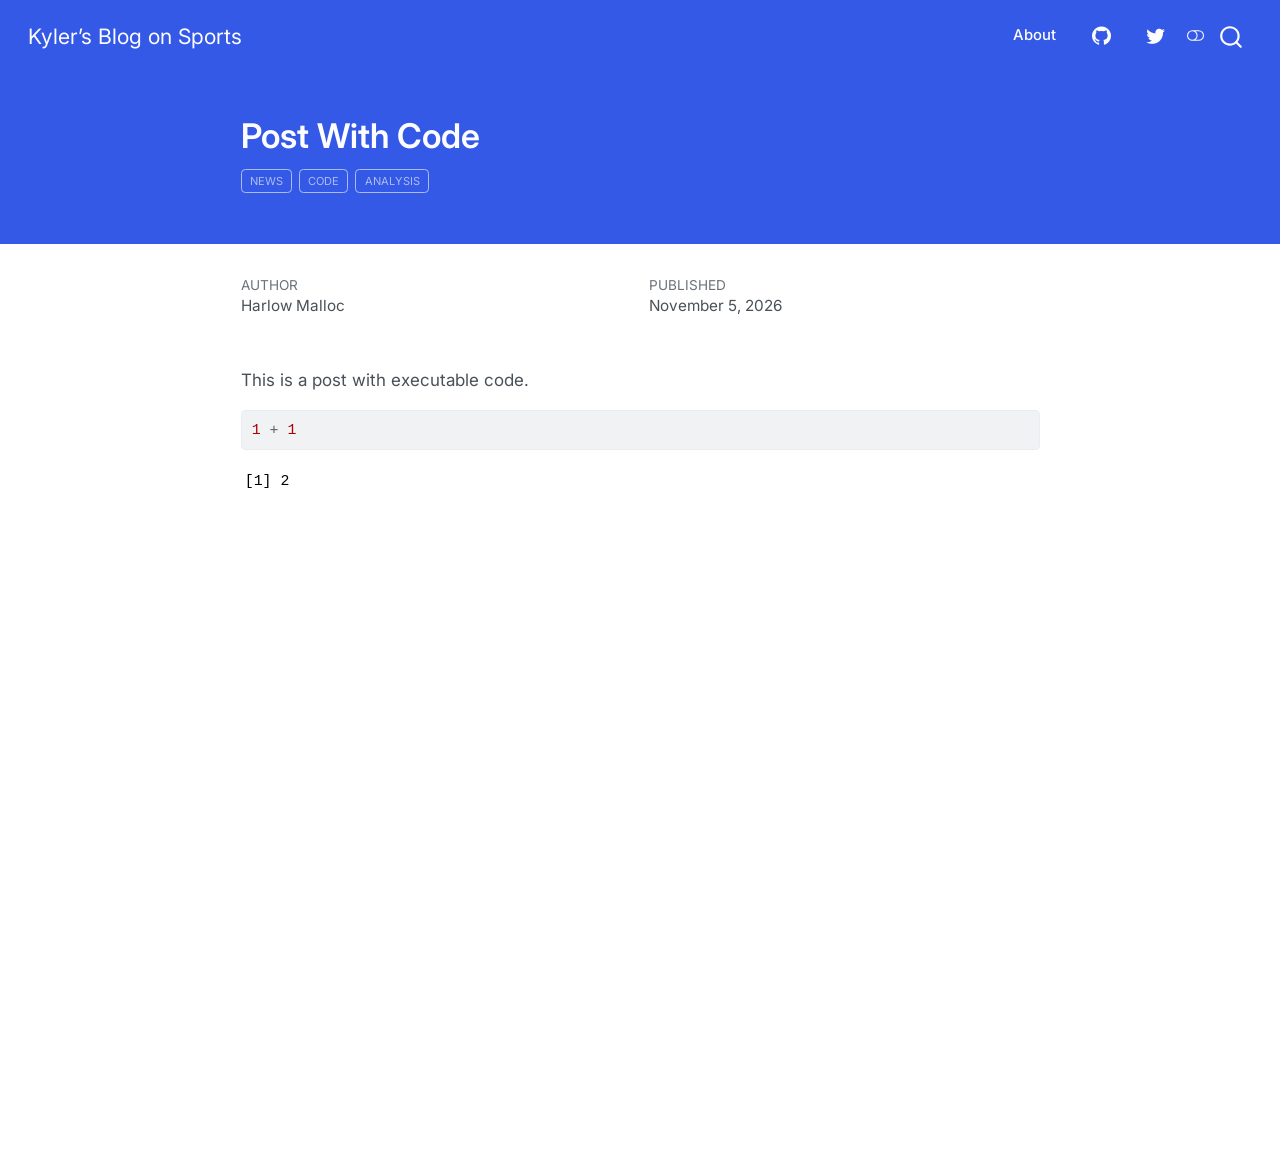
<file: posts/post-with-code/index.html>
<!DOCTYPE html>
<html xmlns="http://www.w3.org/1999/xhtml" lang="en" xml:lang="en"><head>

<meta charset="utf-8">
<meta name="generator" content="quarto-1.11.9">

<meta name="viewport" content="width=device-width, initial-scale=1.0, user-scalable=yes">

<meta name="author" content="Harlow Malloc">
<meta name="dcterms.date" content="2026-11-05">

<title>Post With Code – Kyler’s Blog on Sports</title>
<style>
/* Default styles provided by pandoc.
** See https://pandoc.org/MANUAL.html#variables-for-html for config info.
*/
span.smallcaps{font-variant: small-caps;}
div.columns{display: flex; gap: 1.5em;}
div.column{flex: auto;}
@media screen {
div.columns{gap: min(4vw, 1.5em);}
div.column{overflow-x: auto;}
}
div.hanging-indent{margin-left: 1.5em; text-indent: -1.5em;}
ul.task-list{list-style: none;}
ul.task-list li input[type="checkbox"] {
  width: 0.8em;
  margin: 0 0.8em 0.2em -1em; /* quarto-specific, see https://github.com/quarto-dev/quarto-cli/issues/4556 */ 
  vertical-align: middle;
}
/* CSS for syntax highlighting */
html { -webkit-text-size-adjust: 100%; }
pre > code.sourceCode { white-space: pre; position: relative; }
pre > code.sourceCode > span { display: inline-block; line-height: 1.25; }
pre > code.sourceCode > span:empty { height: 1.2em; }
.sourceCode { overflow: visible; }
code.sourceCode > span { color: inherit; text-decoration: inherit; }
div.sourceCode { margin: 1em 0; }
pre.sourceCode { margin: 0; }
@media screen {
div.sourceCode { overflow: auto; }
}
@media print {
pre > code.sourceCode { white-space: pre-wrap; }
pre > code.sourceCode > span { text-indent: -5em; padding-left: 5em; }
}
pre.numberSource code
  { counter-reset: source-line 0; }
pre.numberSource code > span
  { position: relative; left: -4em; counter-increment: source-line; }
pre.numberSource code > span > a:first-child::before
  { content: counter(source-line);
    position: relative; left: -1em; text-align: right; vertical-align: baseline;
    border: none; display: inline-block;
    -webkit-touch-callout: none; -webkit-user-select: none;
    -khtml-user-select: none; -moz-user-select: none;
    -ms-user-select: none; user-select: none;
    padding: 0 4px; width: 4em;
  }
pre.numberSource { margin-left: 3em;  padding-left: 4px; }
div.sourceCode
  {   }
@media screen {
pre > code.sourceCode > span > a:first-child::before { text-decoration: underline; }
}
</style>


<script src="../../site_libs/quarto-nav/quarto-nav.js"></script>
<script src="../../site_libs/quarto-nav/headroom.min.js"></script>
<script src="../../site_libs/clipboard/clipboard.min.js"></script>
<script src="../../site_libs/quarto-search/autocomplete.umd.js"></script>
<script src="../../site_libs/quarto-search/fuse.min.js"></script>
<script src="../../site_libs/quarto-search/quarto-search.js"></script>
<meta name="quarto:offset" content="../../">
<link href="../../logo.png" rel="icon" type="image/png">
<script src="../../site_libs/quarto-html/quarto.js" type="module"></script>
<script src="../../site_libs/quarto-html/tabsets/tabsets.js" type="module"></script>
<script src="../../site_libs/quarto-html/scrollable-regions/scrollable-regions.js" type="module"></script>
<script src="../../site_libs/quarto-html/popper.min.js"></script>
<script src="../../site_libs/quarto-html/tippy.umd.min.js"></script>
<script src="../../site_libs/quarto-html/anchor.min.js"></script>
<link href="../../site_libs/quarto-html/tippy.css" rel="stylesheet">
<link href="../../site_libs/quarto-html/quarto-syntax-highlighting-63b5708e65d6cd79cd7618c58d0c21e7.css" rel="stylesheet" class="quarto-color-scheme" id="quarto-text-highlighting-styles">
<link href="../../site_libs/quarto-html/quarto-syntax-highlighting-dark-447e42e69aaa9833c0ba1b986f430b20.css" rel="stylesheet" class="quarto-color-scheme quarto-color-alternate" id="quarto-text-highlighting-styles">
<link href="../../site_libs/quarto-html/quarto-syntax-highlighting-63b5708e65d6cd79cd7618c58d0c21e7.css" rel="stylesheet" class="quarto-color-scheme-extra" id="quarto-text-highlighting-styles">
<script src="../../site_libs/bootstrap/bootstrap.min.js"></script>
<link href="../../site_libs/bootstrap/bootstrap-icons.css" rel="stylesheet">
<link href="../../site_libs/bootstrap/bootstrap-04845a3da8c39e7b831dcae45b259ee5.min.css" rel="stylesheet" append-hash="true" class="quarto-color-scheme" id="quarto-bootstrap" data-mode="light">
<link href="../../site_libs/bootstrap/bootstrap-dark-ea451db48fb63b2922d315720a1d0a33.min.css" rel="stylesheet" append-hash="true" class="quarto-color-scheme quarto-color-alternate" id="quarto-bootstrap" data-mode="light">
<link href="../../site_libs/bootstrap/bootstrap-04845a3da8c39e7b831dcae45b259ee5.min.css" rel="stylesheet" append-hash="true" class="quarto-color-scheme-extra" id="quarto-bootstrap" data-mode="light">
<script id="quarto-search-options" type="application/json">{
  "location": "navbar",
  "copy-button": false,
  "collapse-after": 3,
  "panel-placement": "end",
  "type": "overlay",
  "limit": 50,
  "keyboard-shortcut": [
    "f",
    "/",
    "s"
  ],
  "show-item-context": false,
  "language": {
    "search-no-results-text": "No results",
    "search-matching-documents-text": "matching documents",
    "search-copy-link-title": "Copy link to search",
    "search-hide-matches-text": "Hide additional matches",
    "search-more-match-text": "more match in this document",
    "search-more-matches-text": "more matches in this document",
    "search-clear-button-title": "Clear",
    "search-text-placeholder": "",
    "search-detached-cancel-button-title": "Cancel",
    "search-submit-button-title": "Submit",
    "search-label": "Search"
  }
}</script>


<link rel="stylesheet" href="../../styles.css">
</head>

<body class="nav-fixed fullcontent quarto-light"><a id="quarto-skip-link" class="visually-hidden-focusable" href="#quarto-document-content">Skip to main content</a><script id="quarto-html-before-body" type="application/javascript">
    const toggleBodyColorMode = (bsSheetEl) => {
      const mode = bsSheetEl.getAttribute("data-mode");
      const bodyEl = window.document.querySelector("body");
      if (mode === "dark") {
        bodyEl.classList.add("quarto-dark");
        bodyEl.classList.remove("quarto-light");
      } else {
        bodyEl.classList.add("quarto-light");
        bodyEl.classList.remove("quarto-dark");
      }
    }
    const toggleBodyColorPrimary = () => {
      const bsSheetEl = window.document.querySelector("link#quarto-bootstrap:not([rel=disabled-stylesheet])");
      if (bsSheetEl) {
        toggleBodyColorMode(bsSheetEl);
      }
    }
    const setColorSchemeToggle = (alternate) => {
      const toggles = window.document.querySelectorAll('.quarto-color-scheme-toggle');
      for (let i=0; i < toggles.length; i++) {
        const toggle = toggles[i];
        if (toggle) {
          toggle.setAttribute("aria-checked", alternate ? "true" : "false");
          if (alternate) {
            toggle.classList.add("alternate");
          } else {
            toggle.classList.remove("alternate");
          }
        }
      }
    };
    const toggleColorMode = (alternate) => {
      // Switch the stylesheets
      const primaryStylesheets = window.document.querySelectorAll('link.quarto-color-scheme:not(.quarto-color-alternate)');
      const alternateStylesheets = window.document.querySelectorAll('link.quarto-color-scheme.quarto-color-alternate');
      manageTransitions('#quarto-margin-sidebar .nav-link', false);
      if (alternate) {
        // note: dark is layered on light, we don't disable primary!
        enableStylesheet(alternateStylesheets);
        for (const sheetNode of alternateStylesheets) {
          if (sheetNode.id === "quarto-bootstrap") {
            toggleBodyColorMode(sheetNode);
          }
        }
      } else {
        disableStylesheet(alternateStylesheets);
        enableStylesheet(primaryStylesheets)
        toggleBodyColorPrimary();
      }
      manageTransitions('#quarto-margin-sidebar .nav-link', true);
      // Switch the toggles
      setColorSchemeToggle(alternate)
    }
    // Hack to workaround the fact that safari doesn't
    // properly recolor the scrollbar when toggling (#1455).
    // Not run on load: stylesheets are set before first paint there, and
    // scrolling would undo the scroll to a URL fragment (#14973).
    // The one pixel nudge keeps the reader where they were.
    const refreshSafariScrollbar = () => {
      if (navigator.userAgent.indexOf('Safari') > 0 && navigator.userAgent.indexOf('Chrome') == -1) {
        manageTransitions("body", false);
        const scrollY = window.scrollY;
        window.scrollTo(0, scrollY > 0 ? scrollY - 1 : 1);
        setTimeout(() => {
          window.scrollTo(0, scrollY);
          manageTransitions("body", true);
        }, 40);
      }
    }
    const disableStylesheet = (stylesheets) => {
      for (let i=0; i < stylesheets.length; i++) {
        const stylesheet = stylesheets[i];
        stylesheet.rel = 'disabled-stylesheet';
      }
    }
    const enableStylesheet = (stylesheets) => {
      for (let i=0; i < stylesheets.length; i++) {
        const stylesheet = stylesheets[i];
        if(stylesheet.rel !== 'stylesheet') { // for Chrome, which will still FOUC without this check
          stylesheet.rel = 'stylesheet';
        }
      }
    }
    const manageTransitions = (selector, allowTransitions) => {
      const els = window.document.querySelectorAll(selector);
      for (let i=0; i < els.length; i++) {
        const el = els[i];
        if (allowTransitions) {
          el.classList.remove('notransition');
        } else {
          el.classList.add('notransition');
        }
      }
    }
    const isFileUrl = () => {
      return window.location.protocol === 'file:';
    }
    const hasAlternateSentinel = () => {
      let styleSentinel = getColorSchemeSentinel();
      if (styleSentinel !== null) {
        return styleSentinel === "alternate";
      } else {
        return false;
      }
    }
    const setStyleSentinel = (alternate) => {
      const value = alternate ? "alternate" : "default";
      if (!isFileUrl()) {
        window.localStorage.setItem("quarto-color-scheme", value);
      } else {
        localAlternateSentinel = value;
      }
    }
    const getColorSchemeSentinel = () => {
      if (!isFileUrl()) {
        const storageValue = window.localStorage.getItem("quarto-color-scheme");
        return storageValue != null ? storageValue : localAlternateSentinel;
      } else {
        return localAlternateSentinel;
      }
    }
    const toggleGiscusIfUsed = (isAlternate, darkModeDefault) => {
      const baseTheme = document.querySelector('#giscus-base-theme')?.value ?? 'light';
      const alternateTheme = document.querySelector('#giscus-alt-theme')?.value ?? 'dark';
      let newTheme = '';
      if(authorPrefersDark) {
        newTheme = isAlternate ? baseTheme : alternateTheme;
      } else {
        newTheme = isAlternate ? alternateTheme : baseTheme;
      }
      const changeGiscusTheme = () => {
        // From: https://github.com/giscus/giscus/issues/336
        const sendMessage = (message) => {
          const iframe = document.querySelector('iframe.giscus-frame');
          if (!iframe) return;
          iframe.contentWindow.postMessage({ giscus: message }, 'https://giscus.app');
        }
        sendMessage({
          setConfig: {
            theme: newTheme
          }
        });
      }
      const isGiscussLoaded = window.document.querySelector('iframe.giscus-frame') !== null;
      if (isGiscussLoaded) {
        changeGiscusTheme();
      }
    };
    const authorPrefersDark = false;
    const darkModeDefault = authorPrefersDark;
      document.querySelector('link#quarto-text-highlighting-styles.quarto-color-scheme-extra').rel = 'disabled-stylesheet';
      document.querySelector('link#quarto-bootstrap.quarto-color-scheme-extra').rel = 'disabled-stylesheet';
    let localAlternateSentinel = darkModeDefault ? 'alternate' : 'default';
    // Dark / light mode switch
    window.quartoToggleColorScheme = () => {
      // Read the current dark / light value
      let toAlternate = !hasAlternateSentinel();
      toggleColorMode(toAlternate);
      refreshSafariScrollbar();
      setStyleSentinel(toAlternate);
      toggleGiscusIfUsed(toAlternate, darkModeDefault);
      window.dispatchEvent(new Event('resize'));
    };
    // Switch to dark mode if need be
    if (hasAlternateSentinel()) {
      toggleColorMode(true);
    } else {
      toggleColorMode(false);
    }
  </script>

<div id="quarto-search-results"></div>
  <header id="quarto-header" class="headroom fixed-top quarto-banner">
    <nav class="navbar navbar-expand-lg " data-bs-theme="dark" aria-label="Site">
      <div class="navbar-container container-fluid">
      <div class="navbar-brand-container mx-auto">
    <a class="navbar-brand" href="../../index.html">
    <span class="navbar-title">Kyler’s Blog on Sports</span>
    </a>
  </div>
          <button class="navbar-toggler" type="button" data-bs-toggle="collapse" data-bs-target="#navbarCollapse" aria-controls="navbarCollapse" aria-expanded="false" aria-label="Toggle navigation" onclick="if (window.quartoToggleHeadroom) { window.quartoToggleHeadroom(); }">
  <span class="navbar-toggler-icon"></span>
</button>
          <div class="collapse navbar-collapse" id="navbarCollapse">
            <ul class="navbar-nav navbar-nav-scroll ms-auto">
  <li class="nav-item">
    <a class="nav-link" href="../../about.html"> 
<span class="menu-text">About</span></a>
  </li>  
  <li class="nav-item compact">
    <a class="nav-link" href="https://github.com/kyler2cox"> <i class="bi bi-github" role="img">
</i> 
<span class="menu-text"></span></a>
  </li>  
  <li class="nav-item compact">
    <a class="nav-link" href="https://twitter.com/kyler2cox"> <i class="bi bi-twitter" role="img">
</i> 
<span class="menu-text"></span></a>
  </li>  
</ul>
          </div> <!-- /navcollapse -->
            <div class="quarto-navbar-tools">
  <button type="button" role="switch" aria-checked="false" class="quarto-color-scheme-toggle quarto-navigation-tool  px-1" onclick="window.quartoToggleColorScheme(); return false;" title="Toggle dark mode" aria-label="Toggle dark mode"><i class="bi"></i></button>
</div>
            <div id="quarto-search" class="" title="Search"></div>
      </div> <!-- /container-fluid -->
    </nav>
</header>
<!-- content -->
<header id="title-block-header" class="quarto-title-block default page-columns page-full">
  <div class="quarto-title-banner page-columns page-full">
    <div class="quarto-title column-body">
      <h1 class="title">Post With Code</h1>
                                <div class="quarto-categories">
                <div class="quarto-category">news</div>
                <div class="quarto-category">code</div>
                <div class="quarto-category">analysis</div>
              </div>
                  </div>
  </div>
    
  
  <div class="quarto-title-meta">

      <div>
      <div class="quarto-title-meta-heading">Author</div>
      <div class="quarto-title-meta-contents">
               <p>Harlow Malloc </p>
            </div>
    </div>
      
      <div>
      <div class="quarto-title-meta-heading">Published</div>
      <div class="quarto-title-meta-contents">
        <p class="date">November 5, 2026</p>
      </div>
    </div>
    
      
    </div>
    
  
  </header><div id="quarto-content" class="quarto-container page-columns page-rows-contents page-layout-article page-navbar">
<!-- sidebar -->
<!-- margin-sidebar -->
    
<!-- main -->
<main class="content quarto-banner-title-block" id="quarto-document-content" tabindex="-1">






<p>This is a post with executable code.</p>
<div class="cell">
<div class="code-copy-outer-scaffold"><div class="sourceCode cell-code" id="cb1"><pre class="sourceCode r code-with-copy"><code class="sourceCode r"><span id="cb1-1"><a href="#cb1-1" aria-hidden="true" tabindex="-1"></a><span class="dv">1</span> <span class="sc">+</span> <span class="dv">1</span></span></code></pre></div><button title="Copy to Clipboard" class="code-copy-button"><i class="bi"></i></button></div>
<div class="cell-output cell-output-stdout">
<pre><code>[1] 2</code></pre>
</div>
</div>



</main> <!-- /main -->
<script id="quarto-html-after-body" type="application/javascript">
  window.document.addEventListener("DOMContentLoaded", function (event) {
    // Ensure there is a toggle, if there isn't float one in the top right
    if (window.document.querySelector('.quarto-color-scheme-toggle') === null) {
      const toggle = window.document.createElement('button');
      toggle.type = "button";
      toggle.setAttribute("role", "switch");
      toggle.setAttribute("aria-checked", "false");
      toggle.classList.add('top-right');
      toggle.classList.add('quarto-color-scheme-toggle');
      toggle.setAttribute("aria-label", "Toggle dark mode");
      toggle.onclick = function() { try { window.quartoToggleColorScheme(); } catch {} return false; };
      const i = window.document.createElement("i");
      i.classList.add('bi');
      toggle.appendChild(i);
      // Put the toggle in a landmark of its own, so that landmark navigation
      // can reach it.
      //
      // The container is always a fresh direct child of body, and the toggle is
      // never moved into page furniture that the theme or the author controls.
      // The toggle is positioned against the page, so any ancestor that
      // establishes a containing block captures it: a positioned element or a
      // grid for position: absolute, and transform, filter, will-change or
      // contain for position: fixed. A direct child of body has none of these
      // to inherit, and the shift when one appears is silent and visual.
      //
      // ARIA says a document should have at most one banner, and axe reports a
      // duplicate whether or not the banners carry distinct labels. So use a
      // header when the page has no banner yet, and a named region otherwise.
      //
      // A header is a banner wherever it sits, unless it is inside sectioning
      // content, so this cannot just look at the children of body: a custom
      // page layout wraps the title block header in a plain div. An explicit
      // role="banner" always counts.
      const sectioning = 'article, aside, main, nav, section, [role="article"], [role="complementary"], [role="main"], [role="navigation"], [role="region"]';
      const hasBanner = Array.from(
        window.document.querySelectorAll('header:not([role]), [role="banner"]')
      ).some(function(el) {
        return el.hasAttribute("role") || el.closest(sectioning) === null;
      });
      const container = window.document.createElement(hasBanner ? "div" : "header");
      if (hasBanner) {
        container.setAttribute("role", "region");
        container.setAttribute("aria-label", "Toggle dark mode");
      }
      container.classList.add('quarto-color-scheme-toggle-container');
      container.appendChild(toggle);
      window.document.body.appendChild(container);
    }
    setColorSchemeToggle(hasAlternateSentinel())
    const icon = "";
    const anchorJS = new window.AnchorJS();
    anchorJS.options = {
      placement: 'right',
      icon: icon
    };
    anchorJS.add('.anchored');
    const isCodeAnnotation = (el) => {
      for (const clz of el.classList) {
        if (clz.startsWith('code-annotation-')) {                     
          return true;
        }
      }
      return false;
    }
    const onCopySuccess = function(e) {
      // button target
      const button = e.trigger;
      // don't keep focus
      button.blur();
      // flash "checked"
      button.classList.add('code-copy-button-checked');
      var currentTitle = button.getAttribute("title");
      button.setAttribute("title", "Copied!");
      let tooltip;
      if (window.bootstrap) {
        button.setAttribute("data-bs-toggle", "tooltip");
        button.setAttribute("data-bs-placement", "left");
        button.setAttribute("data-bs-title", "Copied!");
        tooltip = new bootstrap.Tooltip(button, 
          { trigger: "manual", 
            customClass: "code-copy-button-tooltip",
            offset: [0, -8]});
        tooltip.show();    
      }
      setTimeout(function() {
        if (tooltip) {
          tooltip.hide();
          button.removeAttribute("data-bs-title");
          button.removeAttribute("data-bs-toggle");
          button.removeAttribute("data-bs-placement");
        }
        button.setAttribute("title", currentTitle);
        button.classList.remove('code-copy-button-checked');
      }, 1000);
      // clear code selection
      e.clearSelection();
    }
    const getTextToCopy = function(trigger) {
      const outerScaffold = trigger.parentElement.cloneNode(true);
      const codeEl = outerScaffold.querySelector('code');
      for (const childEl of codeEl.children) {
        if (isCodeAnnotation(childEl)) {
          childEl.remove();
        }
      }
      return codeEl.innerText;
    }
    const clipboard = new window.ClipboardJS('.code-copy-button:not([data-in-quarto-modal])', {
      text: getTextToCopy
    });
    clipboard.on('success', onCopySuccess);
    if (window.document.getElementById('quarto-embedded-source-code-modal')) {
      const clipboardModal = new window.ClipboardJS('.code-copy-button[data-in-quarto-modal]', {
        text: getTextToCopy,
        container: window.document.getElementById('quarto-embedded-source-code-modal')
      });
      clipboardModal.on('success', onCopySuccess);
    }
      var localhostRegex = new RegExp(/^(?:http|https):\/\/localhost\:?[0-9]*\//);
      var mailtoRegex = new RegExp(/^mailto:/);
        var filterRegex = new RegExp('/' + window.location.host + '/');
      var isInternal = (href) => {
          return filterRegex.test(href) || localhostRegex.test(href) || mailtoRegex.test(href);
      }
      // Inspect non-navigation links and adorn them if external
      window.quartoDecorateExternalLinks = function (root) {
     var links = (root || window.document).querySelectorAll('a[href]:not(.nav-link):not(.navbar-brand):not(.toc-action):not(.sidebar-link):not(.sidebar-item-toggle):not(.pagination-link):not(.no-external):not([aria-hidden]):not(.dropdown-item):not(.quarto-navigation-tool):not(.about-link)');
      for (var i=0; i<links.length; i++) {
        const link = links[i];
        if (!isInternal(link.href)) {
          // undo the damage that might have been done by quarto-nav.js in the case of
          // links that we want to consider external
          if (link.dataset.originalHref !== undefined) {
            link.href = link.dataset.originalHref;
          }
          if (!link.classList.contains('no-external-icon')) {
          }
        }
      }
      };
      window.quartoDecorateExternalLinks(window.document);
    // Esc closes the popup (WCAG 1.4.13) and focus leaving both trigger and
    // popup closes it (WCAG 2.4.11); tippy handles neither for interactive popups.
    const hideOnEscAndFocusOut = {
      name: 'hideOnEscAndFocusOut',
      defaultValue: true,
      fn(instance) {
        const dismiss = () => {
          // A show scheduled by the trigger delay would otherwise reopen it
          instance.clearDelayTimeouts();
          instance.hide();
        };
        const onKeyDown = (event) => {
          if (event.key !== 'Escape') {
            return;
          }
          // Keep Esc from also reaching page handlers (e.g. reveal.js overview),
          // except an open reveal.js slide menu, which Esc should close too.
          // The menu handles keys only when its keyboard option is on.
          const menuHandlesEsc = window.Reveal?.getPlugin?.('menu')?.isOpen() &&
            window.Reveal.getConfig().menu?.keyboard !== false;
          if (!menuHandlesEsc) {
            event.stopPropagation();
          }
          if (instance.popper.contains(window.document.activeElement)) {
            // Disabled while refocusing so the focus trigger does not reopen it
            instance.disable();
            instance.reference.focus();
            instance.enable();
          }
          dismiss();
        };
        const onFocusOut = (event) => {
          const target = event.relatedTarget;
          if (target && !instance.reference.contains(target) &&
              !instance.popper.contains(target)) {
            dismiss();
          }
        };
        // On the trigger too: a click trigger (code-annotations: select) has no
        // blur handling. Attached for the instance's lifetime so leaving the
        // trigger also cancels a show still pending on the trigger delay.
        instance.reference.addEventListener('focusout', onFocusOut);
        return {
          onShow() {
            window.document.addEventListener('keydown', onKeyDown, true);
            instance.popper.addEventListener('focusout', onFocusOut);
          },
          onHide() {
            window.document.removeEventListener('keydown', onKeyDown, true);
            instance.popper.removeEventListener('focusout', onFocusOut);
          },
          onDestroy() {
            instance.reference.removeEventListener('focusout', onFocusOut);
          },
        };
      },
    };
    function tippyHover(el, contentFn, onTriggerFn, onUntriggerFn) {
      const config = {
        allowHTML: true,
        maxWidth: 500,
        delay: 100,
        arrow: false,
        appendTo: function(el) {
            return el.parentElement;
        },
        interactive: true,
        interactiveBorder: 10,
        theme: 'quarto',
        placement: 'bottom-start',
        plugins: [hideOnEscAndFocusOut],
      };
      if (contentFn) {
        config.content = contentFn;
      }
      if (onTriggerFn) {
        config.onTrigger = onTriggerFn;
      }
      if (onUntriggerFn) {
        config.onUntrigger = onUntriggerFn;
      }
      window.tippy(el, config); 
    }
    const noterefs = window.document.querySelectorAll('a[role="doc-noteref"]');
    for (var i=0; i<noterefs.length; i++) {
      const ref = noterefs[i];
      tippyHover(ref, function() {
        // use id or data attribute instead here
        let href = ref.getAttribute('data-footnote-href') || ref.getAttribute('href');
        try { href = new URL(href).hash; } catch {}
        const id = href.replace(/^#\/?/, "");
        const note = window.document.getElementById(id);
        if (note) {
          return note.innerHTML;
        } else {
          return "";
        }
      });
    }
    const xrefs = window.document.querySelectorAll('a.quarto-xref');
    const processXRef = (id, note) => {
      // Strip column container classes
      const stripColumnClz = (el) => {
        el.classList.remove("page-full", "page-columns");
        if (el.children) {
          for (const child of el.children) {
            stripColumnClz(child);
          }
        }
      }
      stripColumnClz(note)
      if (id === null || id.startsWith('sec-')) {
        // Special case sections, only their first couple elements
        const container = document.createElement("div");
        if (note.children && note.children.length > 2) {
          container.appendChild(note.children[0].cloneNode(true));
          for (let i = 1; i < note.children.length; i++) {
            const child = note.children[i];
            if (child.tagName === "P" && child.innerText === "") {
              continue;
            } else {
              container.appendChild(child.cloneNode(true));
              break;
            }
          }
          if (window.Quarto?.typesetMath) {
            window.Quarto.typesetMath(container);
          }
          return container.innerHTML
        } else {
          if (window.Quarto?.typesetMath) {
            window.Quarto.typesetMath(note);
          }
          return note.innerHTML;
        }
      } else {
        // Remove any anchor links if they are present
        const anchorLink = note.querySelector('a.anchorjs-link');
        if (anchorLink) {
          anchorLink.remove();
        }
        if (window.Quarto?.typesetMath) {
          window.Quarto.typesetMath(note);
        }
        if (note.classList.contains("callout")) {
          return note.outerHTML;
        } else {
          return note.innerHTML;
        }
      }
    }
    for (var i=0; i<xrefs.length; i++) {
      const xref = xrefs[i];
      tippyHover(xref, undefined, function(instance) {
        instance.disable();
        let url = xref.getAttribute('href');
        let hash = undefined; 
        if (url.startsWith('#')) {
          hash = url;
        } else {
          try { hash = new URL(url).hash; } catch {}
        }
        if (hash) {
          const id = hash.replace(/^#\/?/, "");
          const note = window.document.getElementById(id);
          if (note !== null) {
            try {
              const html = processXRef(id, note.cloneNode(true));
              instance.setContent(html);
            } finally {
              instance.enable();
              instance.show();
            }
          } else {
            // See if we can fetch this
            fetch(url.split('#')[0])
            .then(res => res.text())
            .then(html => {
              const parser = new DOMParser();
              const htmlDoc = parser.parseFromString(html, "text/html");
              const note = htmlDoc.getElementById(id);
              if (note !== null) {
                const html = processXRef(id, note);
                instance.setContent(html);
              } 
            }).finally(() => {
              instance.enable();
              instance.show();
            });
          }
        } else {
          // See if we can fetch a full url (with no hash to target)
          // This is a special case and we should probably do some content thinning / targeting
          fetch(url)
          .then(res => res.text())
          .then(html => {
            const parser = new DOMParser();
            const htmlDoc = parser.parseFromString(html, "text/html");
            const note = htmlDoc.querySelector('main.content');
            if (note !== null) {
              // This should only happen for chapter cross references
              // (since there is no id in the URL)
              // remove the first header
              if (note.children.length > 0 && note.children[0].tagName === "HEADER") {
                note.children[0].remove();
              }
              const html = processXRef(null, note);
              instance.setContent(html);
            } 
          }).finally(() => {
            instance.enable();
            instance.show();
          });
        }
      }, function(instance) {
      });
    }
        let selectedAnnoteEl;
        const selectorForAnnotation = ( cell, annotation) => {
          let cellAttr = 'data-code-cell="' + cell + '"';
          let lineAttr = 'data-code-annotation="' +  annotation + '"';
          const selector = 'span[' + cellAttr + '][' + lineAttr + ']';
          return selector;
        }
        const selectCodeLines = (annoteEl) => {
          const doc = window.document;
          const targetCell = annoteEl.getAttribute("data-target-cell");
          const targetAnnotation = annoteEl.getAttribute("data-target-annotation");
          const annoteSpan = window.document.querySelector(selectorForAnnotation(targetCell, targetAnnotation));
          const lines = annoteSpan.getAttribute("data-code-lines").split(",");
          const lineIds = lines.map((line) => {
            return targetCell + "-" + line;
          })
          // Each band is positioned against its own containing block, which is
          // not the offsetParent of the lines, so place it from client rects.
          const placeBand = (band, firstEl, lastEl, codeBlock) => {
            const container = band.offsetParent;
            if (container === null) {
              return;
            }
            const containerRect = container.getBoundingClientRect();
            // Reveal.js scales slides with a transform, so convert client
            // pixels back to the CSS pixels of the container.
            const scale = containerRect.height / container.offsetHeight || 1;
            const firstRect = firstEl.getBoundingClientRect();
            const lastRect = lastEl.getBoundingClientRect();
            const top = (firstRect.top - containerRect.top) / scale - container.clientTop + container.scrollTop;
            const height = (lastRect.bottom - firstRect.top) / scale;
            band.style.top = top - 2 + "px";
            band.style.height = height + 4 + "px";
            if (codeBlock) {
              // Without the copy button wrapper, the containing block is wider
              // than the code block, so span the code block explicitly.
              const blockRect = codeBlock.getBoundingClientRect();
              band.style.left = (blockRect.left - containerRect.left) / scale - container.clientLeft + container.scrollLeft + "px";
              band.style.width = blockRect.width / scale + "px";
            }
          };
          if (lineIds.length > 0) {
            const el = window.document.getElementById(lineIds[0]);
            const lastEl = window.document.getElementById(lineIds[lineIds.length - 1]);
            const parent = el.parentElement.parentElement;
            // cook up a div (if necessary) and position it
            let div = window.document.getElementById("code-annotation-line-highlight");
            if (div === null) {
              div = window.document.createElement("div");
              div.setAttribute("id", "code-annotation-line-highlight");
              div.style.position = 'absolute';
              parent.appendChild(div);
            }
            placeBand(div, el, lastEl, parent.closest("div.sourceCode") || parent);
            let gutterDiv = window.document.getElementById("code-annotation-line-highlight-gutter");
            if (gutterDiv === null) {
              gutterDiv = window.document.createElement("div");
              gutterDiv.setAttribute("id", "code-annotation-line-highlight-gutter");
              gutterDiv.style.position = 'absolute';
              const codeCell = window.document.getElementById(targetCell);
              const gutter = codeCell.querySelector('.code-annotation-gutter');
              gutter.appendChild(gutterDiv);
            }
            placeBand(gutterDiv, el, lastEl);
            selectedAnnoteEl = annoteEl;
          }
        };
        const unselectCodeLines = () => {
          const elementsIds = ["code-annotation-line-highlight", "code-annotation-line-highlight-gutter"];
          elementsIds.forEach((elId) => {
            const div = window.document.getElementById(elId);
            if (div) {
              div.remove();
            }
          });
          selectedAnnoteEl = undefined;
        };
          // Handle positioning of the toggle
      window.addEventListener(
        "resize",
        throttle(() => {
          elRect = undefined;
          if (selectedAnnoteEl) {
            selectCodeLines(selectedAnnoteEl);
          }
        }, 10)
      );
      function throttle(fn, ms) {
      let throttle = false;
      let timer;
        return (...args) => {
          if(!throttle) { // first call gets through
              fn.apply(this, args);
              throttle = true;
          } else { // all the others get throttled
              if(timer) clearTimeout(timer); // cancel #2
              timer = setTimeout(() => {
                fn.apply(this, args);
                timer = throttle = false;
              }, ms);
          }
        };
      }
        // Attach click handler to the DT
        const annoteDls = window.document.querySelectorAll('dt[data-target-cell]');
        for (const annoteDlNode of annoteDls) {
          annoteDlNode.addEventListener('click', (event) => {
            const clickedEl = event.target;
            if (clickedEl !== selectedAnnoteEl) {
              unselectCodeLines();
              const activeEl = window.document.querySelector('dt[data-target-cell].code-annotation-active');
              if (activeEl) {
                activeEl.classList.remove('code-annotation-active');
              }
              selectCodeLines(clickedEl);
              clickedEl.classList.add('code-annotation-active');
            } else {
              // Unselect the line
              unselectCodeLines();
              clickedEl.classList.remove('code-annotation-active');
            }
          });
        }
    const findCites = (el) => {
      const parentEl = el.parentElement;
      if (parentEl) {
        const cites = parentEl.dataset.cites;
        if (cites) {
          return {
            el,
            cites: cites.split(' ')
          };
        } else {
          return findCites(el.parentElement)
        }
      } else {
        return undefined;
      }
    };
    var bibliorefs = window.document.querySelectorAll('a[role="doc-biblioref"]');
    for (var i=0; i<bibliorefs.length; i++) {
      const ref = bibliorefs[i];
      const citeInfo = findCites(ref);
      if (citeInfo) {
        tippyHover(citeInfo.el, function() {
          var popup = window.document.createElement('div');
          citeInfo.cites.forEach(function(cite) {
            var citeDiv = window.document.createElement('div');
            citeDiv.classList.add('hanging-indent');
            citeDiv.classList.add('csl-entry');
            var biblioDiv = window.document.getElementById('ref-' + cite);
            if (biblioDiv) {
              citeDiv.innerHTML = biblioDiv.innerHTML;
            }
            popup.appendChild(citeDiv);
          });
          return popup.innerHTML;
        });
      }
    }
  });
  </script>
  <script type="application/javascript">
  window.quartoScrollableRegionsLabels = {"code":"Scrollable code","output":"Scrollable output"};
  </script>
</div> <!-- /content -->




</body></html>
</file>
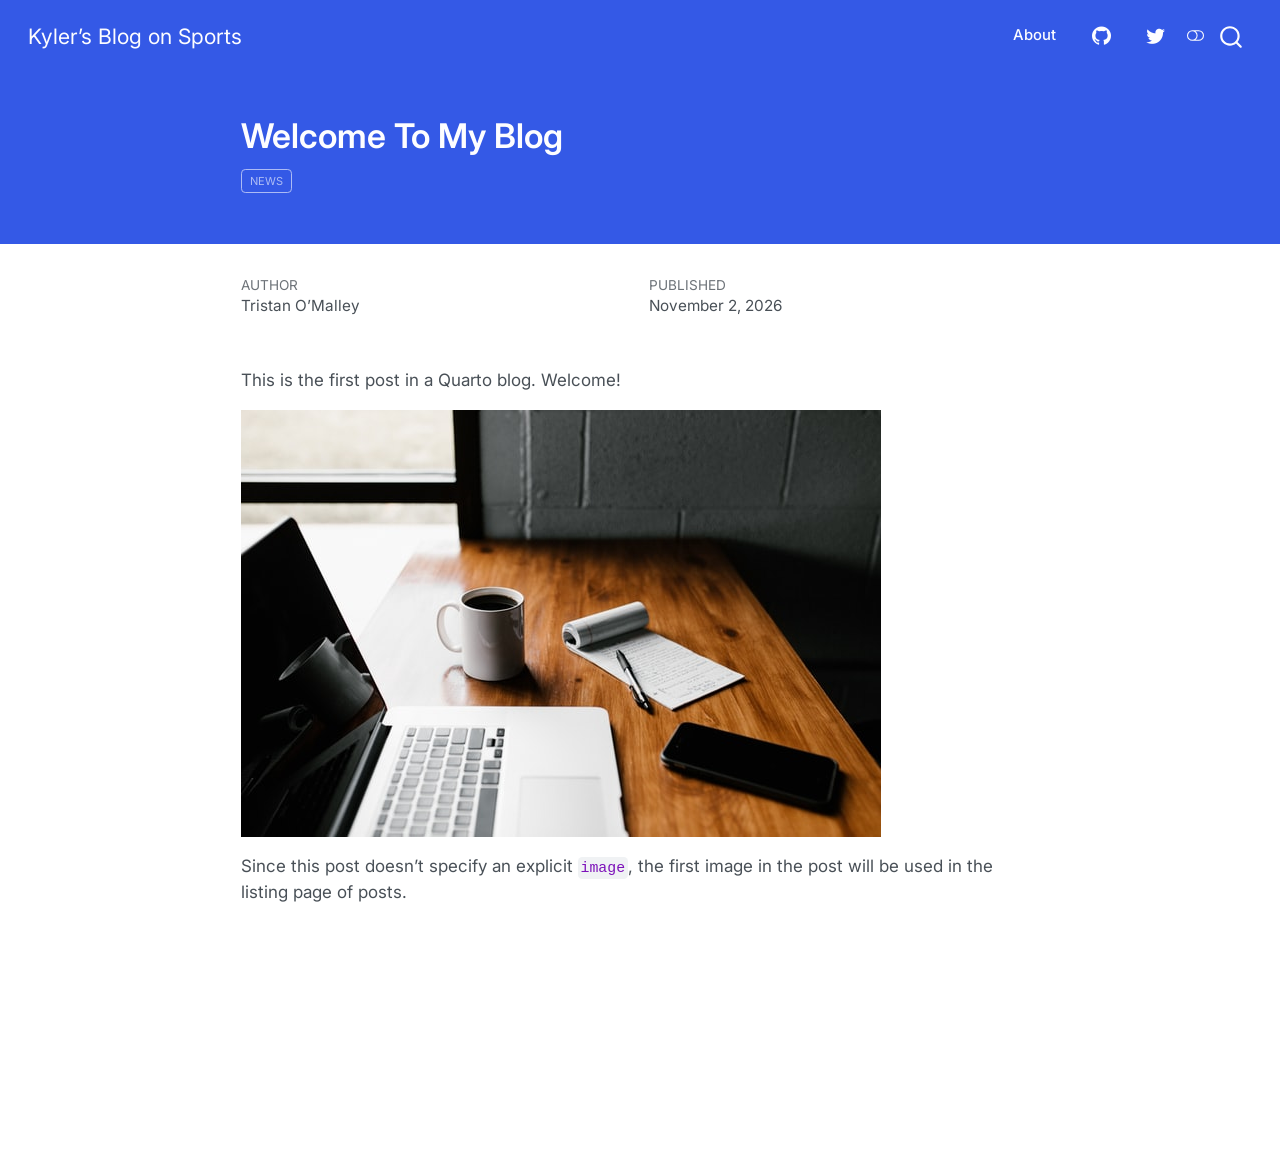
<file: posts/welcome/index.html>
<!DOCTYPE html>
<html xmlns="http://www.w3.org/1999/xhtml" lang="en" xml:lang="en"><head>

<meta charset="utf-8">
<meta name="generator" content="quarto-1.11.9">

<meta name="viewport" content="width=device-width, initial-scale=1.0, user-scalable=yes">

<meta name="author" content="Tristan O’Malley">
<meta name="dcterms.date" content="2026-11-02">

<title>Welcome To My Blog – Kyler’s Blog on Sports</title>
<style>
/* Default styles provided by pandoc.
** See https://pandoc.org/MANUAL.html#variables-for-html for config info.
*/
span.smallcaps{font-variant: small-caps;}
div.columns{display: flex; gap: 1.5em;}
div.column{flex: auto;}
@media screen {
div.columns{gap: min(4vw, 1.5em);}
div.column{overflow-x: auto;}
}
div.hanging-indent{margin-left: 1.5em; text-indent: -1.5em;}
ul.task-list{list-style: none;}
ul.task-list li input[type="checkbox"] {
  width: 0.8em;
  margin: 0 0.8em 0.2em -1em; /* quarto-specific, see https://github.com/quarto-dev/quarto-cli/issues/4556 */ 
  vertical-align: middle;
}
</style>


<script src="../../site_libs/quarto-nav/quarto-nav.js"></script>
<script src="../../site_libs/quarto-nav/headroom.min.js"></script>
<script src="../../site_libs/clipboard/clipboard.min.js"></script>
<script src="../../site_libs/quarto-search/autocomplete.umd.js"></script>
<script src="../../site_libs/quarto-search/fuse.min.js"></script>
<script src="../../site_libs/quarto-search/quarto-search.js"></script>
<meta name="quarto:offset" content="../../">
<link href="../../logo.png" rel="icon" type="image/png">
<script src="../../site_libs/quarto-html/quarto.js" type="module"></script>
<script src="../../site_libs/quarto-html/tabsets/tabsets.js" type="module"></script>
<script src="../../site_libs/quarto-html/scrollable-regions/scrollable-regions.js" type="module"></script>
<script src="../../site_libs/quarto-html/popper.min.js"></script>
<script src="../../site_libs/quarto-html/tippy.umd.min.js"></script>
<script src="../../site_libs/quarto-html/anchor.min.js"></script>
<link href="../../site_libs/quarto-html/tippy.css" rel="stylesheet">
<link href="../../site_libs/quarto-html/quarto-syntax-highlighting-63b5708e65d6cd79cd7618c58d0c21e7.css" rel="stylesheet" class="quarto-color-scheme" id="quarto-text-highlighting-styles">
<link href="../../site_libs/quarto-html/quarto-syntax-highlighting-dark-447e42e69aaa9833c0ba1b986f430b20.css" rel="stylesheet" class="quarto-color-scheme quarto-color-alternate" id="quarto-text-highlighting-styles">
<link href="../../site_libs/quarto-html/quarto-syntax-highlighting-63b5708e65d6cd79cd7618c58d0c21e7.css" rel="stylesheet" class="quarto-color-scheme-extra" id="quarto-text-highlighting-styles">
<script src="../../site_libs/bootstrap/bootstrap.min.js"></script>
<link href="../../site_libs/bootstrap/bootstrap-icons.css" rel="stylesheet">
<link href="../../site_libs/bootstrap/bootstrap-04845a3da8c39e7b831dcae45b259ee5.min.css" rel="stylesheet" append-hash="true" class="quarto-color-scheme" id="quarto-bootstrap" data-mode="light">
<link href="../../site_libs/bootstrap/bootstrap-dark-ea451db48fb63b2922d315720a1d0a33.min.css" rel="stylesheet" append-hash="true" class="quarto-color-scheme quarto-color-alternate" id="quarto-bootstrap" data-mode="light">
<link href="../../site_libs/bootstrap/bootstrap-04845a3da8c39e7b831dcae45b259ee5.min.css" rel="stylesheet" append-hash="true" class="quarto-color-scheme-extra" id="quarto-bootstrap" data-mode="light">
<script id="quarto-search-options" type="application/json">{
  "location": "navbar",
  "copy-button": false,
  "collapse-after": 3,
  "panel-placement": "end",
  "type": "overlay",
  "limit": 50,
  "keyboard-shortcut": [
    "f",
    "/",
    "s"
  ],
  "show-item-context": false,
  "language": {
    "search-no-results-text": "No results",
    "search-matching-documents-text": "matching documents",
    "search-copy-link-title": "Copy link to search",
    "search-hide-matches-text": "Hide additional matches",
    "search-more-match-text": "more match in this document",
    "search-more-matches-text": "more matches in this document",
    "search-clear-button-title": "Clear",
    "search-text-placeholder": "",
    "search-detached-cancel-button-title": "Cancel",
    "search-submit-button-title": "Submit",
    "search-label": "Search"
  }
}</script>


<link rel="stylesheet" href="../../styles.css">
</head>

<body class="nav-fixed fullcontent quarto-light"><a id="quarto-skip-link" class="visually-hidden-focusable" href="#quarto-document-content">Skip to main content</a><script id="quarto-html-before-body" type="application/javascript">
    const toggleBodyColorMode = (bsSheetEl) => {
      const mode = bsSheetEl.getAttribute("data-mode");
      const bodyEl = window.document.querySelector("body");
      if (mode === "dark") {
        bodyEl.classList.add("quarto-dark");
        bodyEl.classList.remove("quarto-light");
      } else {
        bodyEl.classList.add("quarto-light");
        bodyEl.classList.remove("quarto-dark");
      }
    }
    const toggleBodyColorPrimary = () => {
      const bsSheetEl = window.document.querySelector("link#quarto-bootstrap:not([rel=disabled-stylesheet])");
      if (bsSheetEl) {
        toggleBodyColorMode(bsSheetEl);
      }
    }
    const setColorSchemeToggle = (alternate) => {
      const toggles = window.document.querySelectorAll('.quarto-color-scheme-toggle');
      for (let i=0; i < toggles.length; i++) {
        const toggle = toggles[i];
        if (toggle) {
          toggle.setAttribute("aria-checked", alternate ? "true" : "false");
          if (alternate) {
            toggle.classList.add("alternate");
          } else {
            toggle.classList.remove("alternate");
          }
        }
      }
    };
    const toggleColorMode = (alternate) => {
      // Switch the stylesheets
      const primaryStylesheets = window.document.querySelectorAll('link.quarto-color-scheme:not(.quarto-color-alternate)');
      const alternateStylesheets = window.document.querySelectorAll('link.quarto-color-scheme.quarto-color-alternate');
      manageTransitions('#quarto-margin-sidebar .nav-link', false);
      if (alternate) {
        // note: dark is layered on light, we don't disable primary!
        enableStylesheet(alternateStylesheets);
        for (const sheetNode of alternateStylesheets) {
          if (sheetNode.id === "quarto-bootstrap") {
            toggleBodyColorMode(sheetNode);
          }
        }
      } else {
        disableStylesheet(alternateStylesheets);
        enableStylesheet(primaryStylesheets)
        toggleBodyColorPrimary();
      }
      manageTransitions('#quarto-margin-sidebar .nav-link', true);
      // Switch the toggles
      setColorSchemeToggle(alternate)
    }
    // Hack to workaround the fact that safari doesn't
    // properly recolor the scrollbar when toggling (#1455).
    // Not run on load: stylesheets are set before first paint there, and
    // scrolling would undo the scroll to a URL fragment (#14973).
    // The one pixel nudge keeps the reader where they were.
    const refreshSafariScrollbar = () => {
      if (navigator.userAgent.indexOf('Safari') > 0 && navigator.userAgent.indexOf('Chrome') == -1) {
        manageTransitions("body", false);
        const scrollY = window.scrollY;
        window.scrollTo(0, scrollY > 0 ? scrollY - 1 : 1);
        setTimeout(() => {
          window.scrollTo(0, scrollY);
          manageTransitions("body", true);
        }, 40);
      }
    }
    const disableStylesheet = (stylesheets) => {
      for (let i=0; i < stylesheets.length; i++) {
        const stylesheet = stylesheets[i];
        stylesheet.rel = 'disabled-stylesheet';
      }
    }
    const enableStylesheet = (stylesheets) => {
      for (let i=0; i < stylesheets.length; i++) {
        const stylesheet = stylesheets[i];
        if(stylesheet.rel !== 'stylesheet') { // for Chrome, which will still FOUC without this check
          stylesheet.rel = 'stylesheet';
        }
      }
    }
    const manageTransitions = (selector, allowTransitions) => {
      const els = window.document.querySelectorAll(selector);
      for (let i=0; i < els.length; i++) {
        const el = els[i];
        if (allowTransitions) {
          el.classList.remove('notransition');
        } else {
          el.classList.add('notransition');
        }
      }
    }
    const isFileUrl = () => {
      return window.location.protocol === 'file:';
    }
    const hasAlternateSentinel = () => {
      let styleSentinel = getColorSchemeSentinel();
      if (styleSentinel !== null) {
        return styleSentinel === "alternate";
      } else {
        return false;
      }
    }
    const setStyleSentinel = (alternate) => {
      const value = alternate ? "alternate" : "default";
      if (!isFileUrl()) {
        window.localStorage.setItem("quarto-color-scheme", value);
      } else {
        localAlternateSentinel = value;
      }
    }
    const getColorSchemeSentinel = () => {
      if (!isFileUrl()) {
        const storageValue = window.localStorage.getItem("quarto-color-scheme");
        return storageValue != null ? storageValue : localAlternateSentinel;
      } else {
        return localAlternateSentinel;
      }
    }
    const toggleGiscusIfUsed = (isAlternate, darkModeDefault) => {
      const baseTheme = document.querySelector('#giscus-base-theme')?.value ?? 'light';
      const alternateTheme = document.querySelector('#giscus-alt-theme')?.value ?? 'dark';
      let newTheme = '';
      if(authorPrefersDark) {
        newTheme = isAlternate ? baseTheme : alternateTheme;
      } else {
        newTheme = isAlternate ? alternateTheme : baseTheme;
      }
      const changeGiscusTheme = () => {
        // From: https://github.com/giscus/giscus/issues/336
        const sendMessage = (message) => {
          const iframe = document.querySelector('iframe.giscus-frame');
          if (!iframe) return;
          iframe.contentWindow.postMessage({ giscus: message }, 'https://giscus.app');
        }
        sendMessage({
          setConfig: {
            theme: newTheme
          }
        });
      }
      const isGiscussLoaded = window.document.querySelector('iframe.giscus-frame') !== null;
      if (isGiscussLoaded) {
        changeGiscusTheme();
      }
    };
    const authorPrefersDark = false;
    const darkModeDefault = authorPrefersDark;
      document.querySelector('link#quarto-text-highlighting-styles.quarto-color-scheme-extra').rel = 'disabled-stylesheet';
      document.querySelector('link#quarto-bootstrap.quarto-color-scheme-extra').rel = 'disabled-stylesheet';
    let localAlternateSentinel = darkModeDefault ? 'alternate' : 'default';
    // Dark / light mode switch
    window.quartoToggleColorScheme = () => {
      // Read the current dark / light value
      let toAlternate = !hasAlternateSentinel();
      toggleColorMode(toAlternate);
      refreshSafariScrollbar();
      setStyleSentinel(toAlternate);
      toggleGiscusIfUsed(toAlternate, darkModeDefault);
      window.dispatchEvent(new Event('resize'));
    };
    // Switch to dark mode if need be
    if (hasAlternateSentinel()) {
      toggleColorMode(true);
    } else {
      toggleColorMode(false);
    }
  </script>

<div id="quarto-search-results"></div>
  <header id="quarto-header" class="headroom fixed-top quarto-banner">
    <nav class="navbar navbar-expand-lg " data-bs-theme="dark" aria-label="Site">
      <div class="navbar-container container-fluid">
      <div class="navbar-brand-container mx-auto">
    <a class="navbar-brand" href="../../index.html">
    <span class="navbar-title">Kyler’s Blog on Sports</span>
    </a>
  </div>
          <button class="navbar-toggler" type="button" data-bs-toggle="collapse" data-bs-target="#navbarCollapse" aria-controls="navbarCollapse" aria-expanded="false" aria-label="Toggle navigation" onclick="if (window.quartoToggleHeadroom) { window.quartoToggleHeadroom(); }">
  <span class="navbar-toggler-icon"></span>
</button>
          <div class="collapse navbar-collapse" id="navbarCollapse">
            <ul class="navbar-nav navbar-nav-scroll ms-auto">
  <li class="nav-item">
    <a class="nav-link" href="../../about.html"> 
<span class="menu-text">About</span></a>
  </li>  
  <li class="nav-item compact">
    <a class="nav-link" href="https://github.com/kyler2cox"> <i class="bi bi-github" role="img">
</i> 
<span class="menu-text"></span></a>
  </li>  
  <li class="nav-item compact">
    <a class="nav-link" href="https://twitter.com/kyler2cox"> <i class="bi bi-twitter" role="img">
</i> 
<span class="menu-text"></span></a>
  </li>  
</ul>
          </div> <!-- /navcollapse -->
            <div class="quarto-navbar-tools">
  <button type="button" role="switch" aria-checked="false" class="quarto-color-scheme-toggle quarto-navigation-tool  px-1" onclick="window.quartoToggleColorScheme(); return false;" title="Toggle dark mode" aria-label="Toggle dark mode"><i class="bi"></i></button>
</div>
            <div id="quarto-search" class="" title="Search"></div>
      </div> <!-- /container-fluid -->
    </nav>
</header>
<!-- content -->
<header id="title-block-header" class="quarto-title-block default page-columns page-full">
  <div class="quarto-title-banner page-columns page-full">
    <div class="quarto-title column-body">
      <h1 class="title">Welcome To My Blog</h1>
                                <div class="quarto-categories">
                <div class="quarto-category">news</div>
              </div>
                  </div>
  </div>
    
  
  <div class="quarto-title-meta">

      <div>
      <div class="quarto-title-meta-heading">Author</div>
      <div class="quarto-title-meta-contents">
               <p>Tristan O’Malley </p>
            </div>
    </div>
      
      <div>
      <div class="quarto-title-meta-heading">Published</div>
      <div class="quarto-title-meta-contents">
        <p class="date">November 2, 2026</p>
      </div>
    </div>
    
      
    </div>
    
  
  </header><div id="quarto-content" class="quarto-container page-columns page-rows-contents page-layout-article page-navbar">
<!-- sidebar -->
<!-- margin-sidebar -->
    
<!-- main -->
<main class="content quarto-banner-title-block" id="quarto-document-content" tabindex="-1">






<p>This is the first post in a Quarto blog. Welcome!</p>
<p><img src="thumbnail.jpg" class="img-fluid"></p>
<p>Since this post doesn’t specify an explicit <code>image</code>, the first image in the post will be used in the listing page of posts.</p>



</main> <!-- /main -->
<script id="quarto-html-after-body" type="application/javascript">
  window.document.addEventListener("DOMContentLoaded", function (event) {
    // Ensure there is a toggle, if there isn't float one in the top right
    if (window.document.querySelector('.quarto-color-scheme-toggle') === null) {
      const toggle = window.document.createElement('button');
      toggle.type = "button";
      toggle.setAttribute("role", "switch");
      toggle.setAttribute("aria-checked", "false");
      toggle.classList.add('top-right');
      toggle.classList.add('quarto-color-scheme-toggle');
      toggle.setAttribute("aria-label", "Toggle dark mode");
      toggle.onclick = function() { try { window.quartoToggleColorScheme(); } catch {} return false; };
      const i = window.document.createElement("i");
      i.classList.add('bi');
      toggle.appendChild(i);
      // Put the toggle in a landmark of its own, so that landmark navigation
      // can reach it.
      //
      // The container is always a fresh direct child of body, and the toggle is
      // never moved into page furniture that the theme or the author controls.
      // The toggle is positioned against the page, so any ancestor that
      // establishes a containing block captures it: a positioned element or a
      // grid for position: absolute, and transform, filter, will-change or
      // contain for position: fixed. A direct child of body has none of these
      // to inherit, and the shift when one appears is silent and visual.
      //
      // ARIA says a document should have at most one banner, and axe reports a
      // duplicate whether or not the banners carry distinct labels. So use a
      // header when the page has no banner yet, and a named region otherwise.
      //
      // A header is a banner wherever it sits, unless it is inside sectioning
      // content, so this cannot just look at the children of body: a custom
      // page layout wraps the title block header in a plain div. An explicit
      // role="banner" always counts.
      const sectioning = 'article, aside, main, nav, section, [role="article"], [role="complementary"], [role="main"], [role="navigation"], [role="region"]';
      const hasBanner = Array.from(
        window.document.querySelectorAll('header:not([role]), [role="banner"]')
      ).some(function(el) {
        return el.hasAttribute("role") || el.closest(sectioning) === null;
      });
      const container = window.document.createElement(hasBanner ? "div" : "header");
      if (hasBanner) {
        container.setAttribute("role", "region");
        container.setAttribute("aria-label", "Toggle dark mode");
      }
      container.classList.add('quarto-color-scheme-toggle-container');
      container.appendChild(toggle);
      window.document.body.appendChild(container);
    }
    setColorSchemeToggle(hasAlternateSentinel())
    const icon = "";
    const anchorJS = new window.AnchorJS();
    anchorJS.options = {
      placement: 'right',
      icon: icon
    };
    anchorJS.add('.anchored');
    const isCodeAnnotation = (el) => {
      for (const clz of el.classList) {
        if (clz.startsWith('code-annotation-')) {                     
          return true;
        }
      }
      return false;
    }
    const onCopySuccess = function(e) {
      // button target
      const button = e.trigger;
      // don't keep focus
      button.blur();
      // flash "checked"
      button.classList.add('code-copy-button-checked');
      var currentTitle = button.getAttribute("title");
      button.setAttribute("title", "Copied!");
      let tooltip;
      if (window.bootstrap) {
        button.setAttribute("data-bs-toggle", "tooltip");
        button.setAttribute("data-bs-placement", "left");
        button.setAttribute("data-bs-title", "Copied!");
        tooltip = new bootstrap.Tooltip(button, 
          { trigger: "manual", 
            customClass: "code-copy-button-tooltip",
            offset: [0, -8]});
        tooltip.show();    
      }
      setTimeout(function() {
        if (tooltip) {
          tooltip.hide();
          button.removeAttribute("data-bs-title");
          button.removeAttribute("data-bs-toggle");
          button.removeAttribute("data-bs-placement");
        }
        button.setAttribute("title", currentTitle);
        button.classList.remove('code-copy-button-checked');
      }, 1000);
      // clear code selection
      e.clearSelection();
    }
    const getTextToCopy = function(trigger) {
      const outerScaffold = trigger.parentElement.cloneNode(true);
      const codeEl = outerScaffold.querySelector('code');
      for (const childEl of codeEl.children) {
        if (isCodeAnnotation(childEl)) {
          childEl.remove();
        }
      }
      return codeEl.innerText;
    }
    const clipboard = new window.ClipboardJS('.code-copy-button:not([data-in-quarto-modal])', {
      text: getTextToCopy
    });
    clipboard.on('success', onCopySuccess);
    if (window.document.getElementById('quarto-embedded-source-code-modal')) {
      const clipboardModal = new window.ClipboardJS('.code-copy-button[data-in-quarto-modal]', {
        text: getTextToCopy,
        container: window.document.getElementById('quarto-embedded-source-code-modal')
      });
      clipboardModal.on('success', onCopySuccess);
    }
      var localhostRegex = new RegExp(/^(?:http|https):\/\/localhost\:?[0-9]*\//);
      var mailtoRegex = new RegExp(/^mailto:/);
        var filterRegex = new RegExp('/' + window.location.host + '/');
      var isInternal = (href) => {
          return filterRegex.test(href) || localhostRegex.test(href) || mailtoRegex.test(href);
      }
      // Inspect non-navigation links and adorn them if external
      window.quartoDecorateExternalLinks = function (root) {
     var links = (root || window.document).querySelectorAll('a[href]:not(.nav-link):not(.navbar-brand):not(.toc-action):not(.sidebar-link):not(.sidebar-item-toggle):not(.pagination-link):not(.no-external):not([aria-hidden]):not(.dropdown-item):not(.quarto-navigation-tool):not(.about-link)');
      for (var i=0; i<links.length; i++) {
        const link = links[i];
        if (!isInternal(link.href)) {
          // undo the damage that might have been done by quarto-nav.js in the case of
          // links that we want to consider external
          if (link.dataset.originalHref !== undefined) {
            link.href = link.dataset.originalHref;
          }
          if (!link.classList.contains('no-external-icon')) {
          }
        }
      }
      };
      window.quartoDecorateExternalLinks(window.document);
    // Esc closes the popup (WCAG 1.4.13) and focus leaving both trigger and
    // popup closes it (WCAG 2.4.11); tippy handles neither for interactive popups.
    const hideOnEscAndFocusOut = {
      name: 'hideOnEscAndFocusOut',
      defaultValue: true,
      fn(instance) {
        const dismiss = () => {
          // A show scheduled by the trigger delay would otherwise reopen it
          instance.clearDelayTimeouts();
          instance.hide();
        };
        const onKeyDown = (event) => {
          if (event.key !== 'Escape') {
            return;
          }
          // Keep Esc from also reaching page handlers (e.g. reveal.js overview),
          // except an open reveal.js slide menu, which Esc should close too.
          // The menu handles keys only when its keyboard option is on.
          const menuHandlesEsc = window.Reveal?.getPlugin?.('menu')?.isOpen() &&
            window.Reveal.getConfig().menu?.keyboard !== false;
          if (!menuHandlesEsc) {
            event.stopPropagation();
          }
          if (instance.popper.contains(window.document.activeElement)) {
            // Disabled while refocusing so the focus trigger does not reopen it
            instance.disable();
            instance.reference.focus();
            instance.enable();
          }
          dismiss();
        };
        const onFocusOut = (event) => {
          const target = event.relatedTarget;
          if (target && !instance.reference.contains(target) &&
              !instance.popper.contains(target)) {
            dismiss();
          }
        };
        // On the trigger too: a click trigger (code-annotations: select) has no
        // blur handling. Attached for the instance's lifetime so leaving the
        // trigger also cancels a show still pending on the trigger delay.
        instance.reference.addEventListener('focusout', onFocusOut);
        return {
          onShow() {
            window.document.addEventListener('keydown', onKeyDown, true);
            instance.popper.addEventListener('focusout', onFocusOut);
          },
          onHide() {
            window.document.removeEventListener('keydown', onKeyDown, true);
            instance.popper.removeEventListener('focusout', onFocusOut);
          },
          onDestroy() {
            instance.reference.removeEventListener('focusout', onFocusOut);
          },
        };
      },
    };
    function tippyHover(el, contentFn, onTriggerFn, onUntriggerFn) {
      const config = {
        allowHTML: true,
        maxWidth: 500,
        delay: 100,
        arrow: false,
        appendTo: function(el) {
            return el.parentElement;
        },
        interactive: true,
        interactiveBorder: 10,
        theme: 'quarto',
        placement: 'bottom-start',
        plugins: [hideOnEscAndFocusOut],
      };
      if (contentFn) {
        config.content = contentFn;
      }
      if (onTriggerFn) {
        config.onTrigger = onTriggerFn;
      }
      if (onUntriggerFn) {
        config.onUntrigger = onUntriggerFn;
      }
      window.tippy(el, config); 
    }
    const noterefs = window.document.querySelectorAll('a[role="doc-noteref"]');
    for (var i=0; i<noterefs.length; i++) {
      const ref = noterefs[i];
      tippyHover(ref, function() {
        // use id or data attribute instead here
        let href = ref.getAttribute('data-footnote-href') || ref.getAttribute('href');
        try { href = new URL(href).hash; } catch {}
        const id = href.replace(/^#\/?/, "");
        const note = window.document.getElementById(id);
        if (note) {
          return note.innerHTML;
        } else {
          return "";
        }
      });
    }
    const xrefs = window.document.querySelectorAll('a.quarto-xref');
    const processXRef = (id, note) => {
      // Strip column container classes
      const stripColumnClz = (el) => {
        el.classList.remove("page-full", "page-columns");
        if (el.children) {
          for (const child of el.children) {
            stripColumnClz(child);
          }
        }
      }
      stripColumnClz(note)
      if (id === null || id.startsWith('sec-')) {
        // Special case sections, only their first couple elements
        const container = document.createElement("div");
        if (note.children && note.children.length > 2) {
          container.appendChild(note.children[0].cloneNode(true));
          for (let i = 1; i < note.children.length; i++) {
            const child = note.children[i];
            if (child.tagName === "P" && child.innerText === "") {
              continue;
            } else {
              container.appendChild(child.cloneNode(true));
              break;
            }
          }
          if (window.Quarto?.typesetMath) {
            window.Quarto.typesetMath(container);
          }
          return container.innerHTML
        } else {
          if (window.Quarto?.typesetMath) {
            window.Quarto.typesetMath(note);
          }
          return note.innerHTML;
        }
      } else {
        // Remove any anchor links if they are present
        const anchorLink = note.querySelector('a.anchorjs-link');
        if (anchorLink) {
          anchorLink.remove();
        }
        if (window.Quarto?.typesetMath) {
          window.Quarto.typesetMath(note);
        }
        if (note.classList.contains("callout")) {
          return note.outerHTML;
        } else {
          return note.innerHTML;
        }
      }
    }
    for (var i=0; i<xrefs.length; i++) {
      const xref = xrefs[i];
      tippyHover(xref, undefined, function(instance) {
        instance.disable();
        let url = xref.getAttribute('href');
        let hash = undefined; 
        if (url.startsWith('#')) {
          hash = url;
        } else {
          try { hash = new URL(url).hash; } catch {}
        }
        if (hash) {
          const id = hash.replace(/^#\/?/, "");
          const note = window.document.getElementById(id);
          if (note !== null) {
            try {
              const html = processXRef(id, note.cloneNode(true));
              instance.setContent(html);
            } finally {
              instance.enable();
              instance.show();
            }
          } else {
            // See if we can fetch this
            fetch(url.split('#')[0])
            .then(res => res.text())
            .then(html => {
              const parser = new DOMParser();
              const htmlDoc = parser.parseFromString(html, "text/html");
              const note = htmlDoc.getElementById(id);
              if (note !== null) {
                const html = processXRef(id, note);
                instance.setContent(html);
              } 
            }).finally(() => {
              instance.enable();
              instance.show();
            });
          }
        } else {
          // See if we can fetch a full url (with no hash to target)
          // This is a special case and we should probably do some content thinning / targeting
          fetch(url)
          .then(res => res.text())
          .then(html => {
            const parser = new DOMParser();
            const htmlDoc = parser.parseFromString(html, "text/html");
            const note = htmlDoc.querySelector('main.content');
            if (note !== null) {
              // This should only happen for chapter cross references
              // (since there is no id in the URL)
              // remove the first header
              if (note.children.length > 0 && note.children[0].tagName === "HEADER") {
                note.children[0].remove();
              }
              const html = processXRef(null, note);
              instance.setContent(html);
            } 
          }).finally(() => {
            instance.enable();
            instance.show();
          });
        }
      }, function(instance) {
      });
    }
        let selectedAnnoteEl;
        const selectorForAnnotation = ( cell, annotation) => {
          let cellAttr = 'data-code-cell="' + cell + '"';
          let lineAttr = 'data-code-annotation="' +  annotation + '"';
          const selector = 'span[' + cellAttr + '][' + lineAttr + ']';
          return selector;
        }
        const selectCodeLines = (annoteEl) => {
          const doc = window.document;
          const targetCell = annoteEl.getAttribute("data-target-cell");
          const targetAnnotation = annoteEl.getAttribute("data-target-annotation");
          const annoteSpan = window.document.querySelector(selectorForAnnotation(targetCell, targetAnnotation));
          const lines = annoteSpan.getAttribute("data-code-lines").split(",");
          const lineIds = lines.map((line) => {
            return targetCell + "-" + line;
          })
          // Each band is positioned against its own containing block, which is
          // not the offsetParent of the lines, so place it from client rects.
          const placeBand = (band, firstEl, lastEl, codeBlock) => {
            const container = band.offsetParent;
            if (container === null) {
              return;
            }
            const containerRect = container.getBoundingClientRect();
            // Reveal.js scales slides with a transform, so convert client
            // pixels back to the CSS pixels of the container.
            const scale = containerRect.height / container.offsetHeight || 1;
            const firstRect = firstEl.getBoundingClientRect();
            const lastRect = lastEl.getBoundingClientRect();
            const top = (firstRect.top - containerRect.top) / scale - container.clientTop + container.scrollTop;
            const height = (lastRect.bottom - firstRect.top) / scale;
            band.style.top = top - 2 + "px";
            band.style.height = height + 4 + "px";
            if (codeBlock) {
              // Without the copy button wrapper, the containing block is wider
              // than the code block, so span the code block explicitly.
              const blockRect = codeBlock.getBoundingClientRect();
              band.style.left = (blockRect.left - containerRect.left) / scale - container.clientLeft + container.scrollLeft + "px";
              band.style.width = blockRect.width / scale + "px";
            }
          };
          if (lineIds.length > 0) {
            const el = window.document.getElementById(lineIds[0]);
            const lastEl = window.document.getElementById(lineIds[lineIds.length - 1]);
            const parent = el.parentElement.parentElement;
            // cook up a div (if necessary) and position it
            let div = window.document.getElementById("code-annotation-line-highlight");
            if (div === null) {
              div = window.document.createElement("div");
              div.setAttribute("id", "code-annotation-line-highlight");
              div.style.position = 'absolute';
              parent.appendChild(div);
            }
            placeBand(div, el, lastEl, parent.closest("div.sourceCode") || parent);
            let gutterDiv = window.document.getElementById("code-annotation-line-highlight-gutter");
            if (gutterDiv === null) {
              gutterDiv = window.document.createElement("div");
              gutterDiv.setAttribute("id", "code-annotation-line-highlight-gutter");
              gutterDiv.style.position = 'absolute';
              const codeCell = window.document.getElementById(targetCell);
              const gutter = codeCell.querySelector('.code-annotation-gutter');
              gutter.appendChild(gutterDiv);
            }
            placeBand(gutterDiv, el, lastEl);
            selectedAnnoteEl = annoteEl;
          }
        };
        const unselectCodeLines = () => {
          const elementsIds = ["code-annotation-line-highlight", "code-annotation-line-highlight-gutter"];
          elementsIds.forEach((elId) => {
            const div = window.document.getElementById(elId);
            if (div) {
              div.remove();
            }
          });
          selectedAnnoteEl = undefined;
        };
          // Handle positioning of the toggle
      window.addEventListener(
        "resize",
        throttle(() => {
          elRect = undefined;
          if (selectedAnnoteEl) {
            selectCodeLines(selectedAnnoteEl);
          }
        }, 10)
      );
      function throttle(fn, ms) {
      let throttle = false;
      let timer;
        return (...args) => {
          if(!throttle) { // first call gets through
              fn.apply(this, args);
              throttle = true;
          } else { // all the others get throttled
              if(timer) clearTimeout(timer); // cancel #2
              timer = setTimeout(() => {
                fn.apply(this, args);
                timer = throttle = false;
              }, ms);
          }
        };
      }
        // Attach click handler to the DT
        const annoteDls = window.document.querySelectorAll('dt[data-target-cell]');
        for (const annoteDlNode of annoteDls) {
          annoteDlNode.addEventListener('click', (event) => {
            const clickedEl = event.target;
            if (clickedEl !== selectedAnnoteEl) {
              unselectCodeLines();
              const activeEl = window.document.querySelector('dt[data-target-cell].code-annotation-active');
              if (activeEl) {
                activeEl.classList.remove('code-annotation-active');
              }
              selectCodeLines(clickedEl);
              clickedEl.classList.add('code-annotation-active');
            } else {
              // Unselect the line
              unselectCodeLines();
              clickedEl.classList.remove('code-annotation-active');
            }
          });
        }
    const findCites = (el) => {
      const parentEl = el.parentElement;
      if (parentEl) {
        const cites = parentEl.dataset.cites;
        if (cites) {
          return {
            el,
            cites: cites.split(' ')
          };
        } else {
          return findCites(el.parentElement)
        }
      } else {
        return undefined;
      }
    };
    var bibliorefs = window.document.querySelectorAll('a[role="doc-biblioref"]');
    for (var i=0; i<bibliorefs.length; i++) {
      const ref = bibliorefs[i];
      const citeInfo = findCites(ref);
      if (citeInfo) {
        tippyHover(citeInfo.el, function() {
          var popup = window.document.createElement('div');
          citeInfo.cites.forEach(function(cite) {
            var citeDiv = window.document.createElement('div');
            citeDiv.classList.add('hanging-indent');
            citeDiv.classList.add('csl-entry');
            var biblioDiv = window.document.getElementById('ref-' + cite);
            if (biblioDiv) {
              citeDiv.innerHTML = biblioDiv.innerHTML;
            }
            popup.appendChild(citeDiv);
          });
          return popup.innerHTML;
        });
      }
    }
  });
  </script>
  <script type="application/javascript">
  window.quartoScrollableRegionsLabels = {"code":"Scrollable code","output":"Scrollable output"};
  </script>
</div> <!-- /content -->




</body></html>
</file>
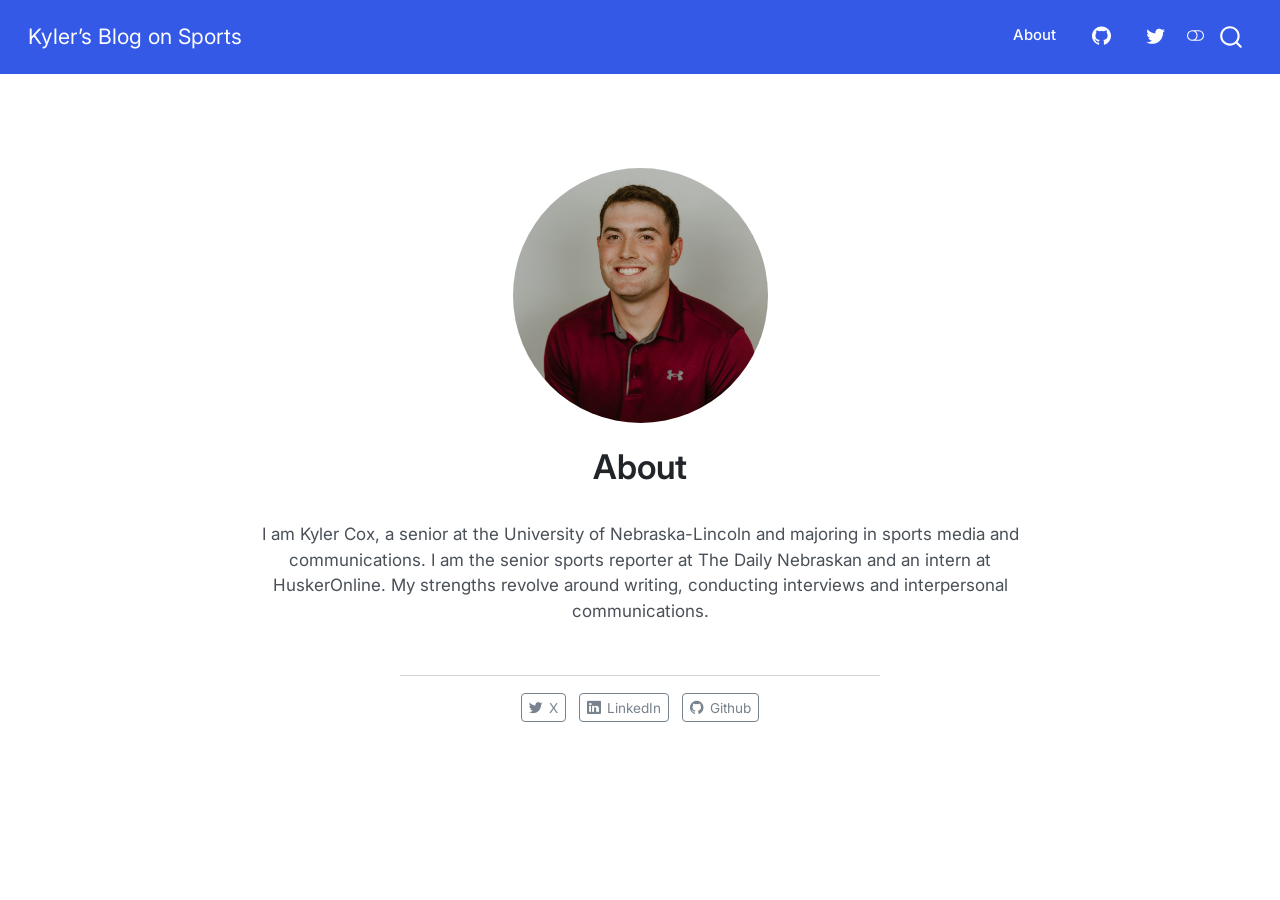
<file: about.html>
<!DOCTYPE html>
<html xmlns="http://www.w3.org/1999/xhtml" lang="en" xml:lang="en"><head>

<meta charset="utf-8">
<meta name="generator" content="quarto-1.11.9">

<meta name="viewport" content="width=device-width, initial-scale=1.0, user-scalable=yes">


<title>About – Kyler’s Blog on Sports</title>
<style>
/* Default styles provided by pandoc.
** See https://pandoc.org/MANUAL.html#variables-for-html for config info.
*/
span.smallcaps{font-variant: small-caps;}
div.columns{display: flex; gap: 1.5em;}
div.column{flex: auto;}
@media screen {
div.columns{gap: min(4vw, 1.5em);}
div.column{overflow-x: auto;}
}
div.hanging-indent{margin-left: 1.5em; text-indent: -1.5em;}
ul.task-list{list-style: none;}
ul.task-list li input[type="checkbox"] {
  width: 0.8em;
  margin: 0 0.8em 0.2em -1em; /* quarto-specific, see https://github.com/quarto-dev/quarto-cli/issues/4556 */ 
  vertical-align: middle;
}
</style>


<script src="site_libs/quarto-nav/quarto-nav.js"></script>
<script src="site_libs/quarto-nav/headroom.min.js"></script>
<script src="site_libs/clipboard/clipboard.min.js"></script>
<script src="site_libs/quarto-search/autocomplete.umd.js"></script>
<script src="site_libs/quarto-search/fuse.min.js"></script>
<script src="site_libs/quarto-search/quarto-search.js"></script>
<meta name="quarto:offset" content="./">
<link href="./logo.png" rel="icon" type="image/png">
<script src="site_libs/quarto-html/quarto.js" type="module"></script>
<script src="site_libs/quarto-html/tabsets/tabsets.js" type="module"></script>
<script src="site_libs/quarto-html/scrollable-regions/scrollable-regions.js" type="module"></script>
<script src="site_libs/quarto-html/popper.min.js"></script>
<script src="site_libs/quarto-html/tippy.umd.min.js"></script>
<link href="site_libs/quarto-html/tippy.css" rel="stylesheet">
<link href="site_libs/quarto-html/quarto-syntax-highlighting-63b5708e65d6cd79cd7618c58d0c21e7.css" rel="stylesheet" class="quarto-color-scheme" id="quarto-text-highlighting-styles">
<link href="site_libs/quarto-html/quarto-syntax-highlighting-dark-447e42e69aaa9833c0ba1b986f430b20.css" rel="stylesheet" class="quarto-color-scheme quarto-color-alternate" id="quarto-text-highlighting-styles">
<link href="site_libs/quarto-html/quarto-syntax-highlighting-63b5708e65d6cd79cd7618c58d0c21e7.css" rel="stylesheet" class="quarto-color-scheme-extra" id="quarto-text-highlighting-styles">
<script src="site_libs/bootstrap/bootstrap.min.js"></script>
<link href="site_libs/bootstrap/bootstrap-icons.css" rel="stylesheet">
<link href="site_libs/bootstrap/bootstrap-04845a3da8c39e7b831dcae45b259ee5.min.css" rel="stylesheet" append-hash="true" class="quarto-color-scheme" id="quarto-bootstrap" data-mode="light">
<link href="site_libs/bootstrap/bootstrap-dark-ea451db48fb63b2922d315720a1d0a33.min.css" rel="stylesheet" append-hash="true" class="quarto-color-scheme quarto-color-alternate" id="quarto-bootstrap" data-mode="light">
<link href="site_libs/bootstrap/bootstrap-04845a3da8c39e7b831dcae45b259ee5.min.css" rel="stylesheet" append-hash="true" class="quarto-color-scheme-extra" id="quarto-bootstrap" data-mode="light">
<script id="quarto-search-options" type="application/json">{
  "location": "navbar",
  "copy-button": false,
  "collapse-after": 3,
  "panel-placement": "end",
  "type": "overlay",
  "limit": 50,
  "keyboard-shortcut": [
    "f",
    "/",
    "s"
  ],
  "show-item-context": false,
  "language": {
    "search-no-results-text": "No results",
    "search-matching-documents-text": "matching documents",
    "search-copy-link-title": "Copy link to search",
    "search-hide-matches-text": "Hide additional matches",
    "search-more-match-text": "more match in this document",
    "search-more-matches-text": "more matches in this document",
    "search-clear-button-title": "Clear",
    "search-text-placeholder": "",
    "search-detached-cancel-button-title": "Cancel",
    "search-submit-button-title": "Submit",
    "search-label": "Search"
  }
}</script>


<link rel="stylesheet" href="styles.css">
</head>

<body class="nav-fixed fullcontent quarto-light"><a id="quarto-skip-link" class="visually-hidden-focusable" href="#quarto-document-content">Skip to main content</a><script id="quarto-html-before-body" type="application/javascript">
    const toggleBodyColorMode = (bsSheetEl) => {
      const mode = bsSheetEl.getAttribute("data-mode");
      const bodyEl = window.document.querySelector("body");
      if (mode === "dark") {
        bodyEl.classList.add("quarto-dark");
        bodyEl.classList.remove("quarto-light");
      } else {
        bodyEl.classList.add("quarto-light");
        bodyEl.classList.remove("quarto-dark");
      }
    }
    const toggleBodyColorPrimary = () => {
      const bsSheetEl = window.document.querySelector("link#quarto-bootstrap:not([rel=disabled-stylesheet])");
      if (bsSheetEl) {
        toggleBodyColorMode(bsSheetEl);
      }
    }
    const setColorSchemeToggle = (alternate) => {
      const toggles = window.document.querySelectorAll('.quarto-color-scheme-toggle');
      for (let i=0; i < toggles.length; i++) {
        const toggle = toggles[i];
        if (toggle) {
          toggle.setAttribute("aria-checked", alternate ? "true" : "false");
          if (alternate) {
            toggle.classList.add("alternate");
          } else {
            toggle.classList.remove("alternate");
          }
        }
      }
    };
    const toggleColorMode = (alternate) => {
      // Switch the stylesheets
      const primaryStylesheets = window.document.querySelectorAll('link.quarto-color-scheme:not(.quarto-color-alternate)');
      const alternateStylesheets = window.document.querySelectorAll('link.quarto-color-scheme.quarto-color-alternate');
      manageTransitions('#quarto-margin-sidebar .nav-link', false);
      if (alternate) {
        // note: dark is layered on light, we don't disable primary!
        enableStylesheet(alternateStylesheets);
        for (const sheetNode of alternateStylesheets) {
          if (sheetNode.id === "quarto-bootstrap") {
            toggleBodyColorMode(sheetNode);
          }
        }
      } else {
        disableStylesheet(alternateStylesheets);
        enableStylesheet(primaryStylesheets)
        toggleBodyColorPrimary();
      }
      manageTransitions('#quarto-margin-sidebar .nav-link', true);
      // Switch the toggles
      setColorSchemeToggle(alternate)
    }
    // Hack to workaround the fact that safari doesn't
    // properly recolor the scrollbar when toggling (#1455).
    // Not run on load: stylesheets are set before first paint there, and
    // scrolling would undo the scroll to a URL fragment (#14973).
    // The one pixel nudge keeps the reader where they were.
    const refreshSafariScrollbar = () => {
      if (navigator.userAgent.indexOf('Safari') > 0 && navigator.userAgent.indexOf('Chrome') == -1) {
        manageTransitions("body", false);
        const scrollY = window.scrollY;
        window.scrollTo(0, scrollY > 0 ? scrollY - 1 : 1);
        setTimeout(() => {
          window.scrollTo(0, scrollY);
          manageTransitions("body", true);
        }, 40);
      }
    }
    const disableStylesheet = (stylesheets) => {
      for (let i=0; i < stylesheets.length; i++) {
        const stylesheet = stylesheets[i];
        stylesheet.rel = 'disabled-stylesheet';
      }
    }
    const enableStylesheet = (stylesheets) => {
      for (let i=0; i < stylesheets.length; i++) {
        const stylesheet = stylesheets[i];
        if(stylesheet.rel !== 'stylesheet') { // for Chrome, which will still FOUC without this check
          stylesheet.rel = 'stylesheet';
        }
      }
    }
    const manageTransitions = (selector, allowTransitions) => {
      const els = window.document.querySelectorAll(selector);
      for (let i=0; i < els.length; i++) {
        const el = els[i];
        if (allowTransitions) {
          el.classList.remove('notransition');
        } else {
          el.classList.add('notransition');
        }
      }
    }
    const isFileUrl = () => {
      return window.location.protocol === 'file:';
    }
    const hasAlternateSentinel = () => {
      let styleSentinel = getColorSchemeSentinel();
      if (styleSentinel !== null) {
        return styleSentinel === "alternate";
      } else {
        return false;
      }
    }
    const setStyleSentinel = (alternate) => {
      const value = alternate ? "alternate" : "default";
      if (!isFileUrl()) {
        window.localStorage.setItem("quarto-color-scheme", value);
      } else {
        localAlternateSentinel = value;
      }
    }
    const getColorSchemeSentinel = () => {
      if (!isFileUrl()) {
        const storageValue = window.localStorage.getItem("quarto-color-scheme");
        return storageValue != null ? storageValue : localAlternateSentinel;
      } else {
        return localAlternateSentinel;
      }
    }
    const toggleGiscusIfUsed = (isAlternate, darkModeDefault) => {
      const baseTheme = document.querySelector('#giscus-base-theme')?.value ?? 'light';
      const alternateTheme = document.querySelector('#giscus-alt-theme')?.value ?? 'dark';
      let newTheme = '';
      if(authorPrefersDark) {
        newTheme = isAlternate ? baseTheme : alternateTheme;
      } else {
        newTheme = isAlternate ? alternateTheme : baseTheme;
      }
      const changeGiscusTheme = () => {
        // From: https://github.com/giscus/giscus/issues/336
        const sendMessage = (message) => {
          const iframe = document.querySelector('iframe.giscus-frame');
          if (!iframe) return;
          iframe.contentWindow.postMessage({ giscus: message }, 'https://giscus.app');
        }
        sendMessage({
          setConfig: {
            theme: newTheme
          }
        });
      }
      const isGiscussLoaded = window.document.querySelector('iframe.giscus-frame') !== null;
      if (isGiscussLoaded) {
        changeGiscusTheme();
      }
    };
    const authorPrefersDark = false;
    const darkModeDefault = authorPrefersDark;
      document.querySelector('link#quarto-text-highlighting-styles.quarto-color-scheme-extra').rel = 'disabled-stylesheet';
      document.querySelector('link#quarto-bootstrap.quarto-color-scheme-extra').rel = 'disabled-stylesheet';
    let localAlternateSentinel = darkModeDefault ? 'alternate' : 'default';
    // Dark / light mode switch
    window.quartoToggleColorScheme = () => {
      // Read the current dark / light value
      let toAlternate = !hasAlternateSentinel();
      toggleColorMode(toAlternate);
      refreshSafariScrollbar();
      setStyleSentinel(toAlternate);
      toggleGiscusIfUsed(toAlternate, darkModeDefault);
      window.dispatchEvent(new Event('resize'));
    };
    // Switch to dark mode if need be
    if (hasAlternateSentinel()) {
      toggleColorMode(true);
    } else {
      toggleColorMode(false);
    }
  </script>

<div id="quarto-search-results"></div>
  <header id="quarto-header" class="headroom fixed-top">
    <nav class="navbar navbar-expand-lg " data-bs-theme="dark" aria-label="Site">
      <div class="navbar-container container-fluid">
      <div class="navbar-brand-container mx-auto">
    <a class="navbar-brand" href="./index.html">
    <span class="navbar-title">Kyler’s Blog on Sports</span>
    </a>
  </div>
          <button class="navbar-toggler" type="button" data-bs-toggle="collapse" data-bs-target="#navbarCollapse" aria-controls="navbarCollapse" aria-expanded="false" aria-label="Toggle navigation" onclick="if (window.quartoToggleHeadroom) { window.quartoToggleHeadroom(); }">
  <span class="navbar-toggler-icon"></span>
</button>
          <div class="collapse navbar-collapse" id="navbarCollapse">
            <ul class="navbar-nav navbar-nav-scroll ms-auto">
  <li class="nav-item">
    <a class="nav-link active" href="./about.html" aria-current="page"> 
<span class="menu-text">About</span></a>
  </li>  
  <li class="nav-item compact">
    <a class="nav-link" href="https://github.com/kyler2cox"> <i class="bi bi-github" role="img">
</i> 
<span class="menu-text"></span></a>
  </li>  
  <li class="nav-item compact">
    <a class="nav-link" href="https://x.com/DugoutCox"> <i class="bi bi-twitter" role="img">
</i> 
<span class="menu-text"></span></a>
  </li>  
</ul>
          </div> <!-- /navcollapse -->
            <div class="quarto-navbar-tools">
  <button type="button" role="switch" aria-checked="false" class="quarto-color-scheme-toggle quarto-navigation-tool  px-1" onclick="window.quartoToggleColorScheme(); return false;" title="Toggle dark mode" aria-label="Toggle dark mode"><i class="bi"></i></button>
</div>
            <div id="quarto-search" class="" title="Search"></div>
      </div> <!-- /container-fluid -->
    </nav>
</header>
<!-- content -->
<div id="quarto-content" class="quarto-container page-columns page-rows-contents page-layout-article page-navbar">
<!-- sidebar -->
<!-- margin-sidebar -->
    
<!-- main -->
<div class="quarto-about-jolla">
  <img src="Cox_Kyler.jpg" class="about-image
  round " style="height: 15em; width: 15em;">
 <header id="title-block-header" class="quarto-title-block default">
<div class="quarto-title">
<h1 class="title">About</h1>
</div>
<div class="quarto-title-meta">
  </div>
</header><main class="content" id="quarto-document-content" tabindex="-1">

<p>I am Kyler Cox, a senior at the University of Nebraska-Lincoln and majoring in sports media and communications. I am the senior sports reporter at The Daily Nebraskan and an intern at HuskerOnline. My strengths revolve around writing, conducting interviews and interpersonal communications.</p>


</main> 
  <hr class="about-sep">
   <div class="about-links">
  <a href="https://x.com/DugoutCox" class="about-link" rel="" target="">
    <i class="bi bi-twitter"></i>
     <span class="about-link-text">X</span>
  </a>
  <a href="https://www.linkedin.com/in/kyler-cox-564280393/" class="about-link" rel="" target="">
    <i class="bi bi-linkedin"></i>
     <span class="about-link-text">LinkedIn</span>
  </a>
  <a href="https://kyler2cox.github.io/" class="about-link" rel="" target="">
    <i class="bi bi-github"></i>
     <span class="about-link-text">Github</span>
  </a>
</div>
</div>
 <!-- /main -->
<script id="quarto-html-after-body" type="application/javascript">
  window.document.addEventListener("DOMContentLoaded", function (event) {
    // Ensure there is a toggle, if there isn't float one in the top right
    if (window.document.querySelector('.quarto-color-scheme-toggle') === null) {
      const toggle = window.document.createElement('button');
      toggle.type = "button";
      toggle.setAttribute("role", "switch");
      toggle.setAttribute("aria-checked", "false");
      toggle.classList.add('top-right');
      toggle.classList.add('quarto-color-scheme-toggle');
      toggle.setAttribute("aria-label", "Toggle dark mode");
      toggle.onclick = function() { try { window.quartoToggleColorScheme(); } catch {} return false; };
      const i = window.document.createElement("i");
      i.classList.add('bi');
      toggle.appendChild(i);
      // Put the toggle in a landmark of its own, so that landmark navigation
      // can reach it.
      //
      // The container is always a fresh direct child of body, and the toggle is
      // never moved into page furniture that the theme or the author controls.
      // The toggle is positioned against the page, so any ancestor that
      // establishes a containing block captures it: a positioned element or a
      // grid for position: absolute, and transform, filter, will-change or
      // contain for position: fixed. A direct child of body has none of these
      // to inherit, and the shift when one appears is silent and visual.
      //
      // ARIA says a document should have at most one banner, and axe reports a
      // duplicate whether or not the banners carry distinct labels. So use a
      // header when the page has no banner yet, and a named region otherwise.
      //
      // A header is a banner wherever it sits, unless it is inside sectioning
      // content, so this cannot just look at the children of body: a custom
      // page layout wraps the title block header in a plain div. An explicit
      // role="banner" always counts.
      const sectioning = 'article, aside, main, nav, section, [role="article"], [role="complementary"], [role="main"], [role="navigation"], [role="region"]';
      const hasBanner = Array.from(
        window.document.querySelectorAll('header:not([role]), [role="banner"]')
      ).some(function(el) {
        return el.hasAttribute("role") || el.closest(sectioning) === null;
      });
      const container = window.document.createElement(hasBanner ? "div" : "header");
      if (hasBanner) {
        container.setAttribute("role", "region");
        container.setAttribute("aria-label", "Toggle dark mode");
      }
      container.classList.add('quarto-color-scheme-toggle-container');
      container.appendChild(toggle);
      window.document.body.appendChild(container);
    }
    setColorSchemeToggle(hasAlternateSentinel())
    const isCodeAnnotation = (el) => {
      for (const clz of el.classList) {
        if (clz.startsWith('code-annotation-')) {                     
          return true;
        }
      }
      return false;
    }
    const onCopySuccess = function(e) {
      // button target
      const button = e.trigger;
      // don't keep focus
      button.blur();
      // flash "checked"
      button.classList.add('code-copy-button-checked');
      var currentTitle = button.getAttribute("title");
      button.setAttribute("title", "Copied!");
      let tooltip;
      if (window.bootstrap) {
        button.setAttribute("data-bs-toggle", "tooltip");
        button.setAttribute("data-bs-placement", "left");
        button.setAttribute("data-bs-title", "Copied!");
        tooltip = new bootstrap.Tooltip(button, 
          { trigger: "manual", 
            customClass: "code-copy-button-tooltip",
            offset: [0, -8]});
        tooltip.show();    
      }
      setTimeout(function() {
        if (tooltip) {
          tooltip.hide();
          button.removeAttribute("data-bs-title");
          button.removeAttribute("data-bs-toggle");
          button.removeAttribute("data-bs-placement");
        }
        button.setAttribute("title", currentTitle);
        button.classList.remove('code-copy-button-checked');
      }, 1000);
      // clear code selection
      e.clearSelection();
    }
    const getTextToCopy = function(trigger) {
      const outerScaffold = trigger.parentElement.cloneNode(true);
      const codeEl = outerScaffold.querySelector('code');
      for (const childEl of codeEl.children) {
        if (isCodeAnnotation(childEl)) {
          childEl.remove();
        }
      }
      return codeEl.innerText;
    }
    const clipboard = new window.ClipboardJS('.code-copy-button:not([data-in-quarto-modal])', {
      text: getTextToCopy
    });
    clipboard.on('success', onCopySuccess);
    if (window.document.getElementById('quarto-embedded-source-code-modal')) {
      const clipboardModal = new window.ClipboardJS('.code-copy-button[data-in-quarto-modal]', {
        text: getTextToCopy,
        container: window.document.getElementById('quarto-embedded-source-code-modal')
      });
      clipboardModal.on('success', onCopySuccess);
    }
      var localhostRegex = new RegExp(/^(?:http|https):\/\/localhost\:?[0-9]*\//);
      var mailtoRegex = new RegExp(/^mailto:/);
        var filterRegex = new RegExp('/' + window.location.host + '/');
      var isInternal = (href) => {
          return filterRegex.test(href) || localhostRegex.test(href) || mailtoRegex.test(href);
      }
      // Inspect non-navigation links and adorn them if external
      window.quartoDecorateExternalLinks = function (root) {
     var links = (root || window.document).querySelectorAll('a[href]:not(.nav-link):not(.navbar-brand):not(.toc-action):not(.sidebar-link):not(.sidebar-item-toggle):not(.pagination-link):not(.no-external):not([aria-hidden]):not(.dropdown-item):not(.quarto-navigation-tool):not(.about-link)');
      for (var i=0; i<links.length; i++) {
        const link = links[i];
        if (!isInternal(link.href)) {
          // undo the damage that might have been done by quarto-nav.js in the case of
          // links that we want to consider external
          if (link.dataset.originalHref !== undefined) {
            link.href = link.dataset.originalHref;
          }
          if (!link.classList.contains('no-external-icon')) {
          }
        }
      }
      };
      window.quartoDecorateExternalLinks(window.document);
    // Esc closes the popup (WCAG 1.4.13) and focus leaving both trigger and
    // popup closes it (WCAG 2.4.11); tippy handles neither for interactive popups.
    const hideOnEscAndFocusOut = {
      name: 'hideOnEscAndFocusOut',
      defaultValue: true,
      fn(instance) {
        const dismiss = () => {
          // A show scheduled by the trigger delay would otherwise reopen it
          instance.clearDelayTimeouts();
          instance.hide();
        };
        const onKeyDown = (event) => {
          if (event.key !== 'Escape') {
            return;
          }
          // Keep Esc from also reaching page handlers (e.g. reveal.js overview),
          // except an open reveal.js slide menu, which Esc should close too.
          // The menu handles keys only when its keyboard option is on.
          const menuHandlesEsc = window.Reveal?.getPlugin?.('menu')?.isOpen() &&
            window.Reveal.getConfig().menu?.keyboard !== false;
          if (!menuHandlesEsc) {
            event.stopPropagation();
          }
          if (instance.popper.contains(window.document.activeElement)) {
            // Disabled while refocusing so the focus trigger does not reopen it
            instance.disable();
            instance.reference.focus();
            instance.enable();
          }
          dismiss();
        };
        const onFocusOut = (event) => {
          const target = event.relatedTarget;
          if (target && !instance.reference.contains(target) &&
              !instance.popper.contains(target)) {
            dismiss();
          }
        };
        // On the trigger too: a click trigger (code-annotations: select) has no
        // blur handling. Attached for the instance's lifetime so leaving the
        // trigger also cancels a show still pending on the trigger delay.
        instance.reference.addEventListener('focusout', onFocusOut);
        return {
          onShow() {
            window.document.addEventListener('keydown', onKeyDown, true);
            instance.popper.addEventListener('focusout', onFocusOut);
          },
          onHide() {
            window.document.removeEventListener('keydown', onKeyDown, true);
            instance.popper.removeEventListener('focusout', onFocusOut);
          },
          onDestroy() {
            instance.reference.removeEventListener('focusout', onFocusOut);
          },
        };
      },
    };
    function tippyHover(el, contentFn, onTriggerFn, onUntriggerFn) {
      const config = {
        allowHTML: true,
        maxWidth: 500,
        delay: 100,
        arrow: false,
        appendTo: function(el) {
            return el.parentElement;
        },
        interactive: true,
        interactiveBorder: 10,
        theme: 'quarto',
        placement: 'bottom-start',
        plugins: [hideOnEscAndFocusOut],
      };
      if (contentFn) {
        config.content = contentFn;
      }
      if (onTriggerFn) {
        config.onTrigger = onTriggerFn;
      }
      if (onUntriggerFn) {
        config.onUntrigger = onUntriggerFn;
      }
      window.tippy(el, config); 
    }
    const noterefs = window.document.querySelectorAll('a[role="doc-noteref"]');
    for (var i=0; i<noterefs.length; i++) {
      const ref = noterefs[i];
      tippyHover(ref, function() {
        // use id or data attribute instead here
        let href = ref.getAttribute('data-footnote-href') || ref.getAttribute('href');
        try { href = new URL(href).hash; } catch {}
        const id = href.replace(/^#\/?/, "");
        const note = window.document.getElementById(id);
        if (note) {
          return note.innerHTML;
        } else {
          return "";
        }
      });
    }
    const xrefs = window.document.querySelectorAll('a.quarto-xref');
    const processXRef = (id, note) => {
      // Strip column container classes
      const stripColumnClz = (el) => {
        el.classList.remove("page-full", "page-columns");
        if (el.children) {
          for (const child of el.children) {
            stripColumnClz(child);
          }
        }
      }
      stripColumnClz(note)
      if (id === null || id.startsWith('sec-')) {
        // Special case sections, only their first couple elements
        const container = document.createElement("div");
        if (note.children && note.children.length > 2) {
          container.appendChild(note.children[0].cloneNode(true));
          for (let i = 1; i < note.children.length; i++) {
            const child = note.children[i];
            if (child.tagName === "P" && child.innerText === "") {
              continue;
            } else {
              container.appendChild(child.cloneNode(true));
              break;
            }
          }
          if (window.Quarto?.typesetMath) {
            window.Quarto.typesetMath(container);
          }
          return container.innerHTML
        } else {
          if (window.Quarto?.typesetMath) {
            window.Quarto.typesetMath(note);
          }
          return note.innerHTML;
        }
      } else {
        // Remove any anchor links if they are present
        const anchorLink = note.querySelector('a.anchorjs-link');
        if (anchorLink) {
          anchorLink.remove();
        }
        if (window.Quarto?.typesetMath) {
          window.Quarto.typesetMath(note);
        }
        if (note.classList.contains("callout")) {
          return note.outerHTML;
        } else {
          return note.innerHTML;
        }
      }
    }
    for (var i=0; i<xrefs.length; i++) {
      const xref = xrefs[i];
      tippyHover(xref, undefined, function(instance) {
        instance.disable();
        let url = xref.getAttribute('href');
        let hash = undefined; 
        if (url.startsWith('#')) {
          hash = url;
        } else {
          try { hash = new URL(url).hash; } catch {}
        }
        if (hash) {
          const id = hash.replace(/^#\/?/, "");
          const note = window.document.getElementById(id);
          if (note !== null) {
            try {
              const html = processXRef(id, note.cloneNode(true));
              instance.setContent(html);
            } finally {
              instance.enable();
              instance.show();
            }
          } else {
            // See if we can fetch this
            fetch(url.split('#')[0])
            .then(res => res.text())
            .then(html => {
              const parser = new DOMParser();
              const htmlDoc = parser.parseFromString(html, "text/html");
              const note = htmlDoc.getElementById(id);
              if (note !== null) {
                const html = processXRef(id, note);
                instance.setContent(html);
              } 
            }).finally(() => {
              instance.enable();
              instance.show();
            });
          }
        } else {
          // See if we can fetch a full url (with no hash to target)
          // This is a special case and we should probably do some content thinning / targeting
          fetch(url)
          .then(res => res.text())
          .then(html => {
            const parser = new DOMParser();
            const htmlDoc = parser.parseFromString(html, "text/html");
            const note = htmlDoc.querySelector('main.content');
            if (note !== null) {
              // This should only happen for chapter cross references
              // (since there is no id in the URL)
              // remove the first header
              if (note.children.length > 0 && note.children[0].tagName === "HEADER") {
                note.children[0].remove();
              }
              const html = processXRef(null, note);
              instance.setContent(html);
            } 
          }).finally(() => {
            instance.enable();
            instance.show();
          });
        }
      }, function(instance) {
      });
    }
        let selectedAnnoteEl;
        const selectorForAnnotation = ( cell, annotation) => {
          let cellAttr = 'data-code-cell="' + cell + '"';
          let lineAttr = 'data-code-annotation="' +  annotation + '"';
          const selector = 'span[' + cellAttr + '][' + lineAttr + ']';
          return selector;
        }
        const selectCodeLines = (annoteEl) => {
          const doc = window.document;
          const targetCell = annoteEl.getAttribute("data-target-cell");
          const targetAnnotation = annoteEl.getAttribute("data-target-annotation");
          const annoteSpan = window.document.querySelector(selectorForAnnotation(targetCell, targetAnnotation));
          const lines = annoteSpan.getAttribute("data-code-lines").split(",");
          const lineIds = lines.map((line) => {
            return targetCell + "-" + line;
          })
          // Each band is positioned against its own containing block, which is
          // not the offsetParent of the lines, so place it from client rects.
          const placeBand = (band, firstEl, lastEl, codeBlock) => {
            const container = band.offsetParent;
            if (container === null) {
              return;
            }
            const containerRect = container.getBoundingClientRect();
            // Reveal.js scales slides with a transform, so convert client
            // pixels back to the CSS pixels of the container.
            const scale = containerRect.height / container.offsetHeight || 1;
            const firstRect = firstEl.getBoundingClientRect();
            const lastRect = lastEl.getBoundingClientRect();
            const top = (firstRect.top - containerRect.top) / scale - container.clientTop + container.scrollTop;
            const height = (lastRect.bottom - firstRect.top) / scale;
            band.style.top = top - 2 + "px";
            band.style.height = height + 4 + "px";
            if (codeBlock) {
              // Without the copy button wrapper, the containing block is wider
              // than the code block, so span the code block explicitly.
              const blockRect = codeBlock.getBoundingClientRect();
              band.style.left = (blockRect.left - containerRect.left) / scale - container.clientLeft + container.scrollLeft + "px";
              band.style.width = blockRect.width / scale + "px";
            }
          };
          if (lineIds.length > 0) {
            const el = window.document.getElementById(lineIds[0]);
            const lastEl = window.document.getElementById(lineIds[lineIds.length - 1]);
            const parent = el.parentElement.parentElement;
            // cook up a div (if necessary) and position it
            let div = window.document.getElementById("code-annotation-line-highlight");
            if (div === null) {
              div = window.document.createElement("div");
              div.setAttribute("id", "code-annotation-line-highlight");
              div.style.position = 'absolute';
              parent.appendChild(div);
            }
            placeBand(div, el, lastEl, parent.closest("div.sourceCode") || parent);
            let gutterDiv = window.document.getElementById("code-annotation-line-highlight-gutter");
            if (gutterDiv === null) {
              gutterDiv = window.document.createElement("div");
              gutterDiv.setAttribute("id", "code-annotation-line-highlight-gutter");
              gutterDiv.style.position = 'absolute';
              const codeCell = window.document.getElementById(targetCell);
              const gutter = codeCell.querySelector('.code-annotation-gutter');
              gutter.appendChild(gutterDiv);
            }
            placeBand(gutterDiv, el, lastEl);
            selectedAnnoteEl = annoteEl;
          }
        };
        const unselectCodeLines = () => {
          const elementsIds = ["code-annotation-line-highlight", "code-annotation-line-highlight-gutter"];
          elementsIds.forEach((elId) => {
            const div = window.document.getElementById(elId);
            if (div) {
              div.remove();
            }
          });
          selectedAnnoteEl = undefined;
        };
          // Handle positioning of the toggle
      window.addEventListener(
        "resize",
        throttle(() => {
          elRect = undefined;
          if (selectedAnnoteEl) {
            selectCodeLines(selectedAnnoteEl);
          }
        }, 10)
      );
      function throttle(fn, ms) {
      let throttle = false;
      let timer;
        return (...args) => {
          if(!throttle) { // first call gets through
              fn.apply(this, args);
              throttle = true;
          } else { // all the others get throttled
              if(timer) clearTimeout(timer); // cancel #2
              timer = setTimeout(() => {
                fn.apply(this, args);
                timer = throttle = false;
              }, ms);
          }
        };
      }
        // Attach click handler to the DT
        const annoteDls = window.document.querySelectorAll('dt[data-target-cell]');
        for (const annoteDlNode of annoteDls) {
          annoteDlNode.addEventListener('click', (event) => {
            const clickedEl = event.target;
            if (clickedEl !== selectedAnnoteEl) {
              unselectCodeLines();
              const activeEl = window.document.querySelector('dt[data-target-cell].code-annotation-active');
              if (activeEl) {
                activeEl.classList.remove('code-annotation-active');
              }
              selectCodeLines(clickedEl);
              clickedEl.classList.add('code-annotation-active');
            } else {
              // Unselect the line
              unselectCodeLines();
              clickedEl.classList.remove('code-annotation-active');
            }
          });
        }
    const findCites = (el) => {
      const parentEl = el.parentElement;
      if (parentEl) {
        const cites = parentEl.dataset.cites;
        if (cites) {
          return {
            el,
            cites: cites.split(' ')
          };
        } else {
          return findCites(el.parentElement)
        }
      } else {
        return undefined;
      }
    };
    var bibliorefs = window.document.querySelectorAll('a[role="doc-biblioref"]');
    for (var i=0; i<bibliorefs.length; i++) {
      const ref = bibliorefs[i];
      const citeInfo = findCites(ref);
      if (citeInfo) {
        tippyHover(citeInfo.el, function() {
          var popup = window.document.createElement('div');
          citeInfo.cites.forEach(function(cite) {
            var citeDiv = window.document.createElement('div');
            citeDiv.classList.add('hanging-indent');
            citeDiv.classList.add('csl-entry');
            var biblioDiv = window.document.getElementById('ref-' + cite);
            if (biblioDiv) {
              citeDiv.innerHTML = biblioDiv.innerHTML;
            }
            popup.appendChild(citeDiv);
          });
          return popup.innerHTML;
        });
      }
    }
  });
  </script>
  <script type="application/javascript">
  window.quartoScrollableRegionsLabels = {"code":"Scrollable code","output":"Scrollable output"};
  </script>
</div> <!-- /content -->




</body></html>
</file>
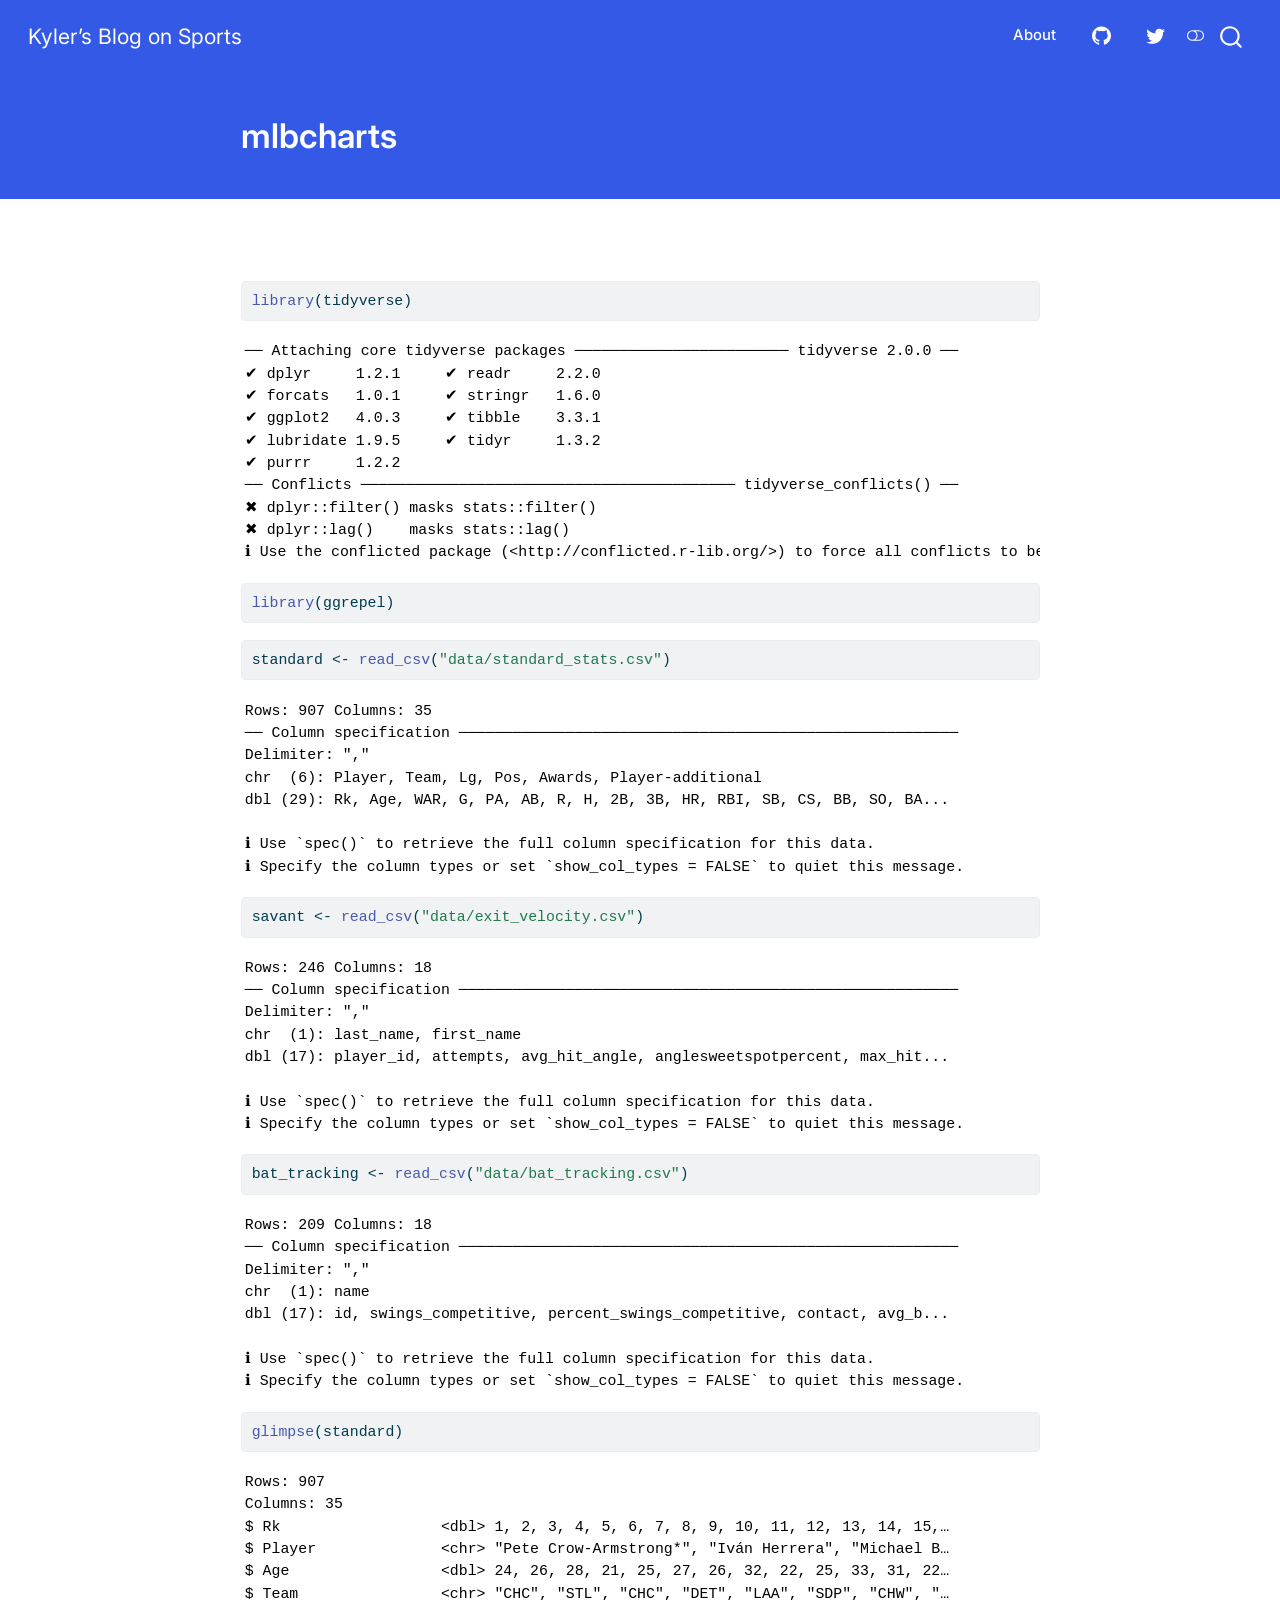
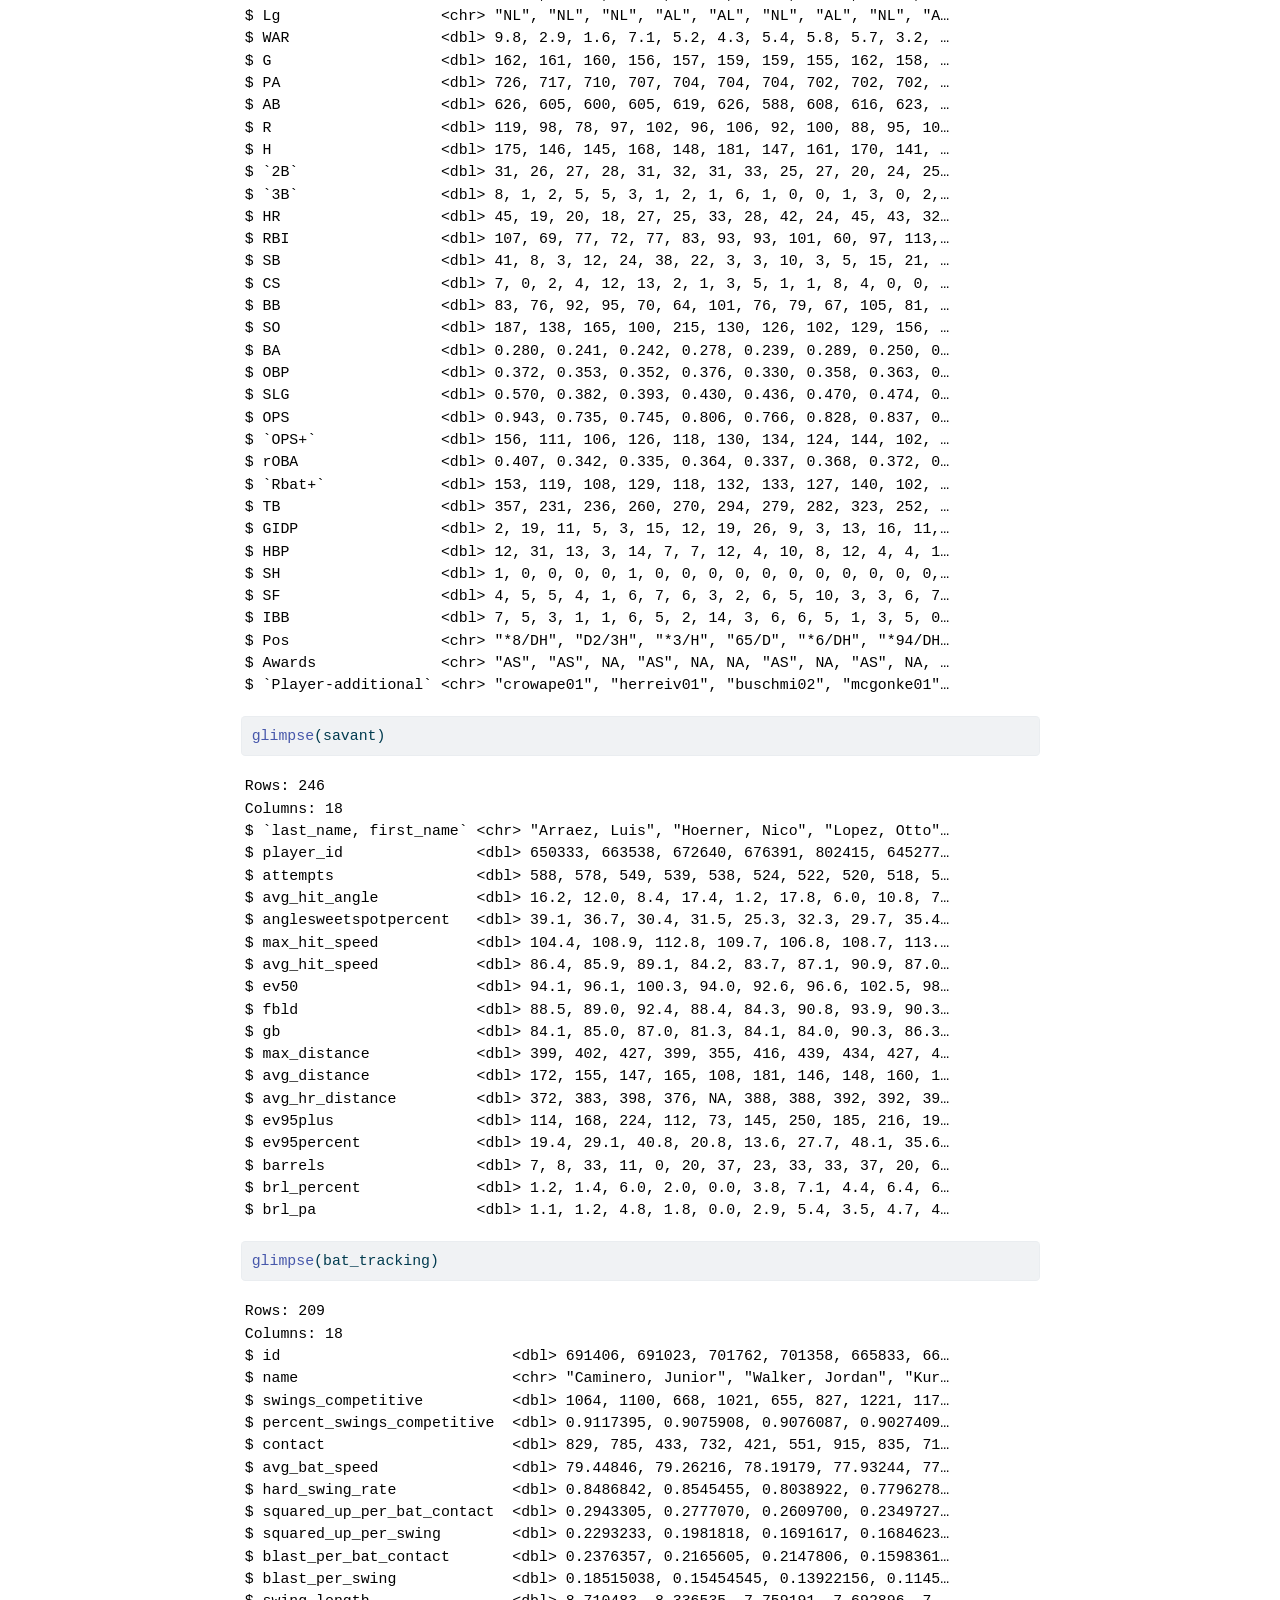
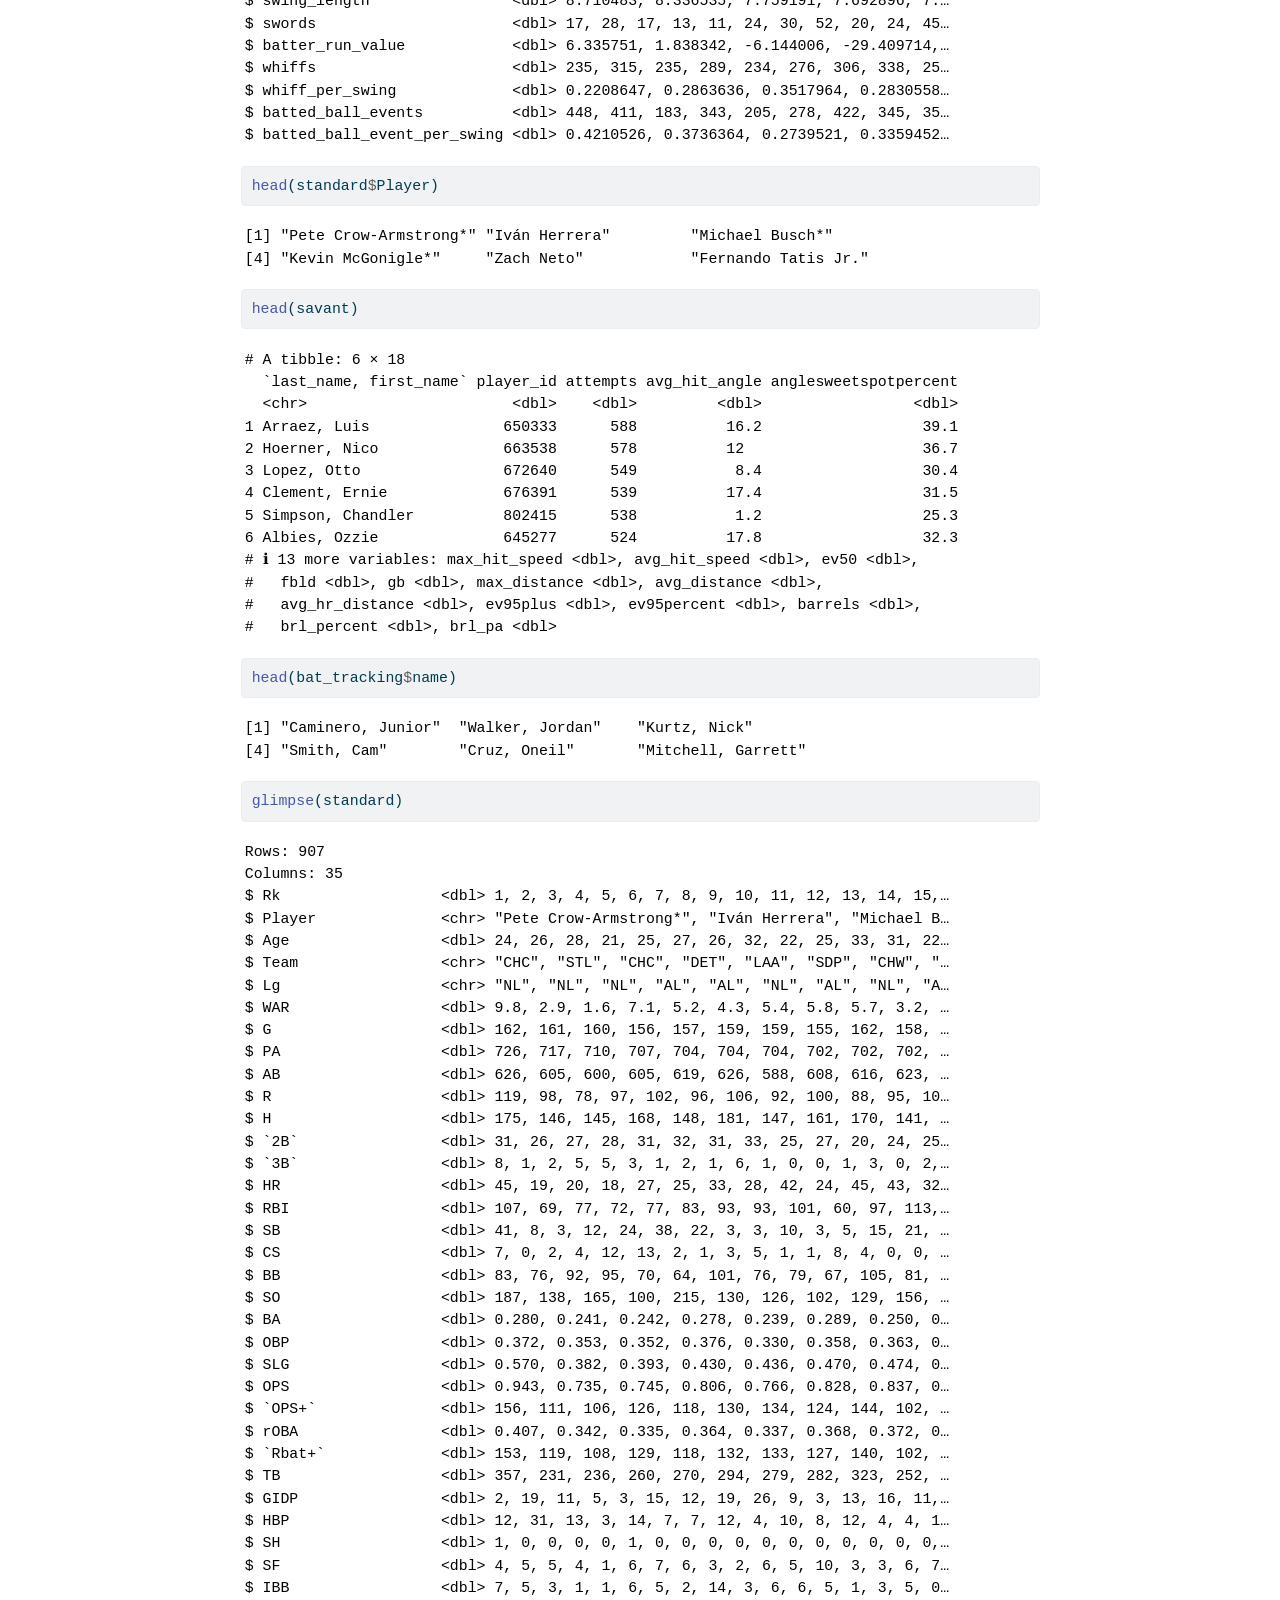
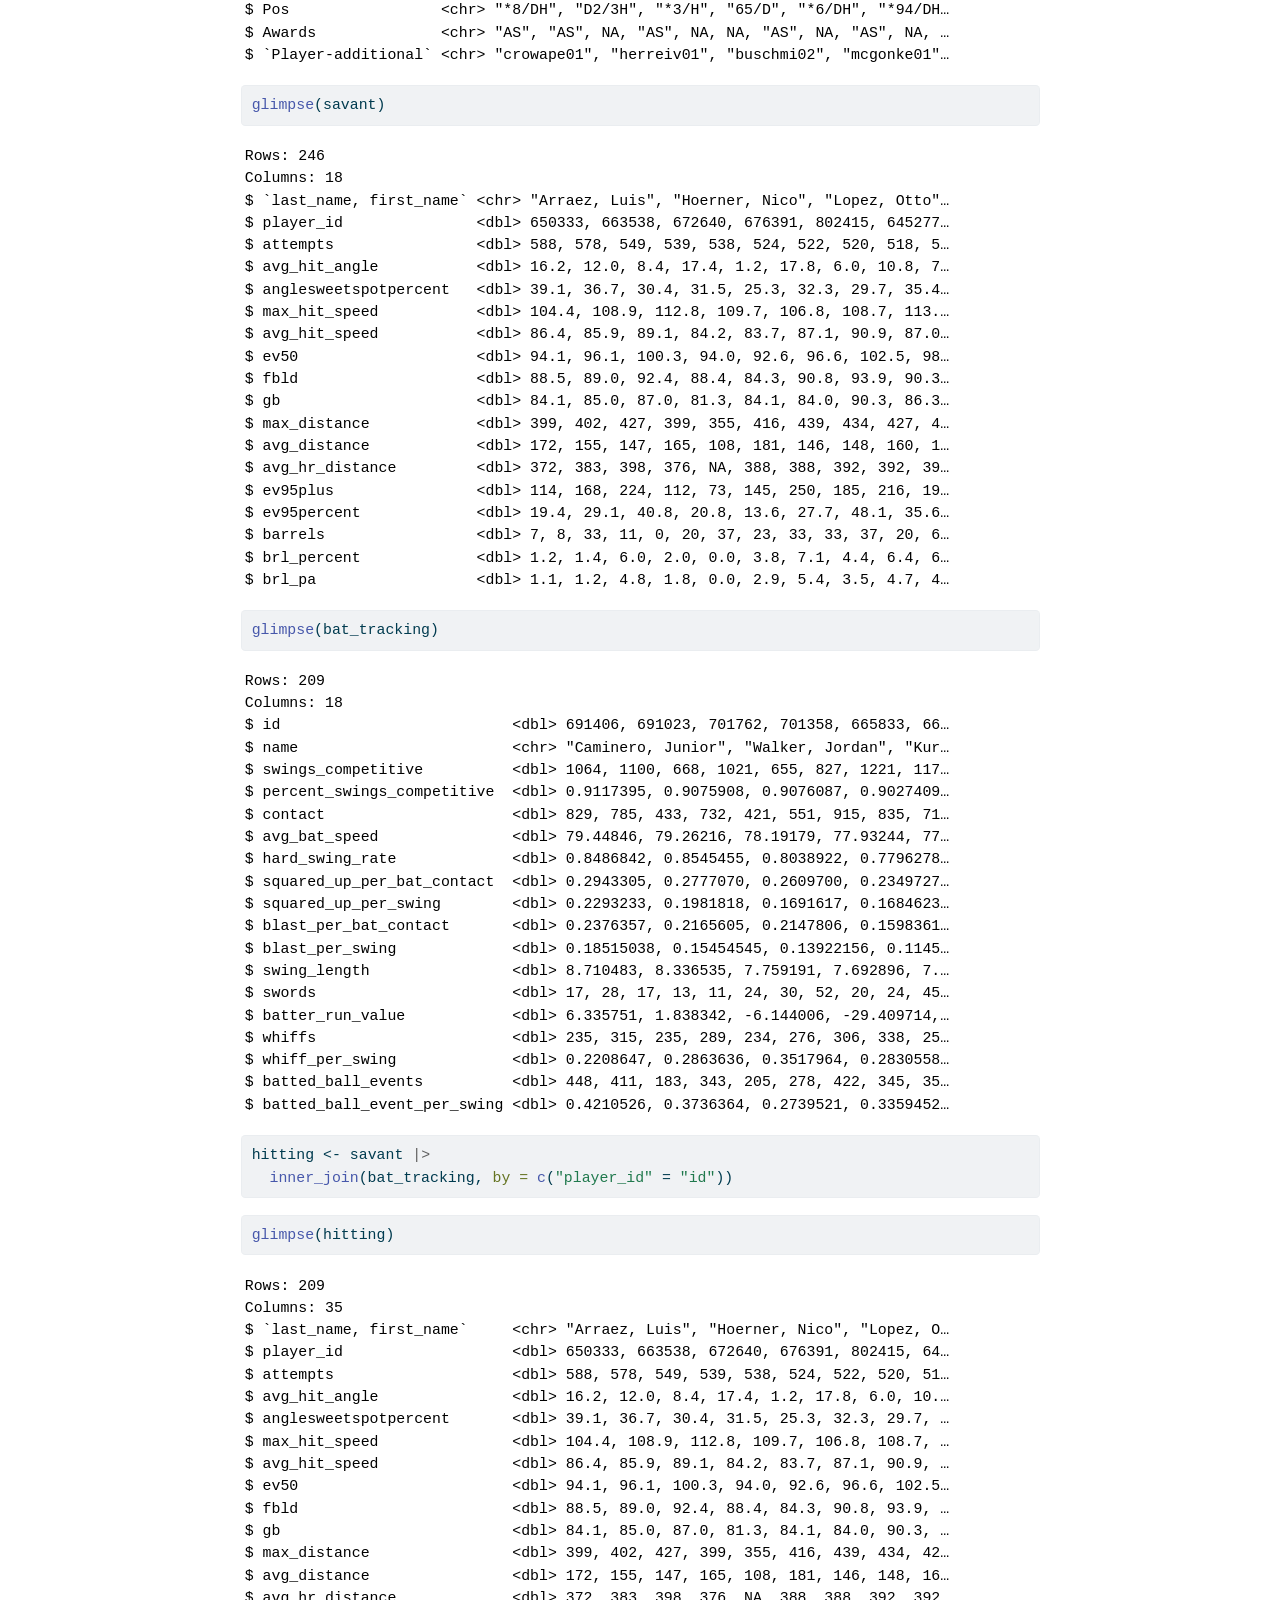
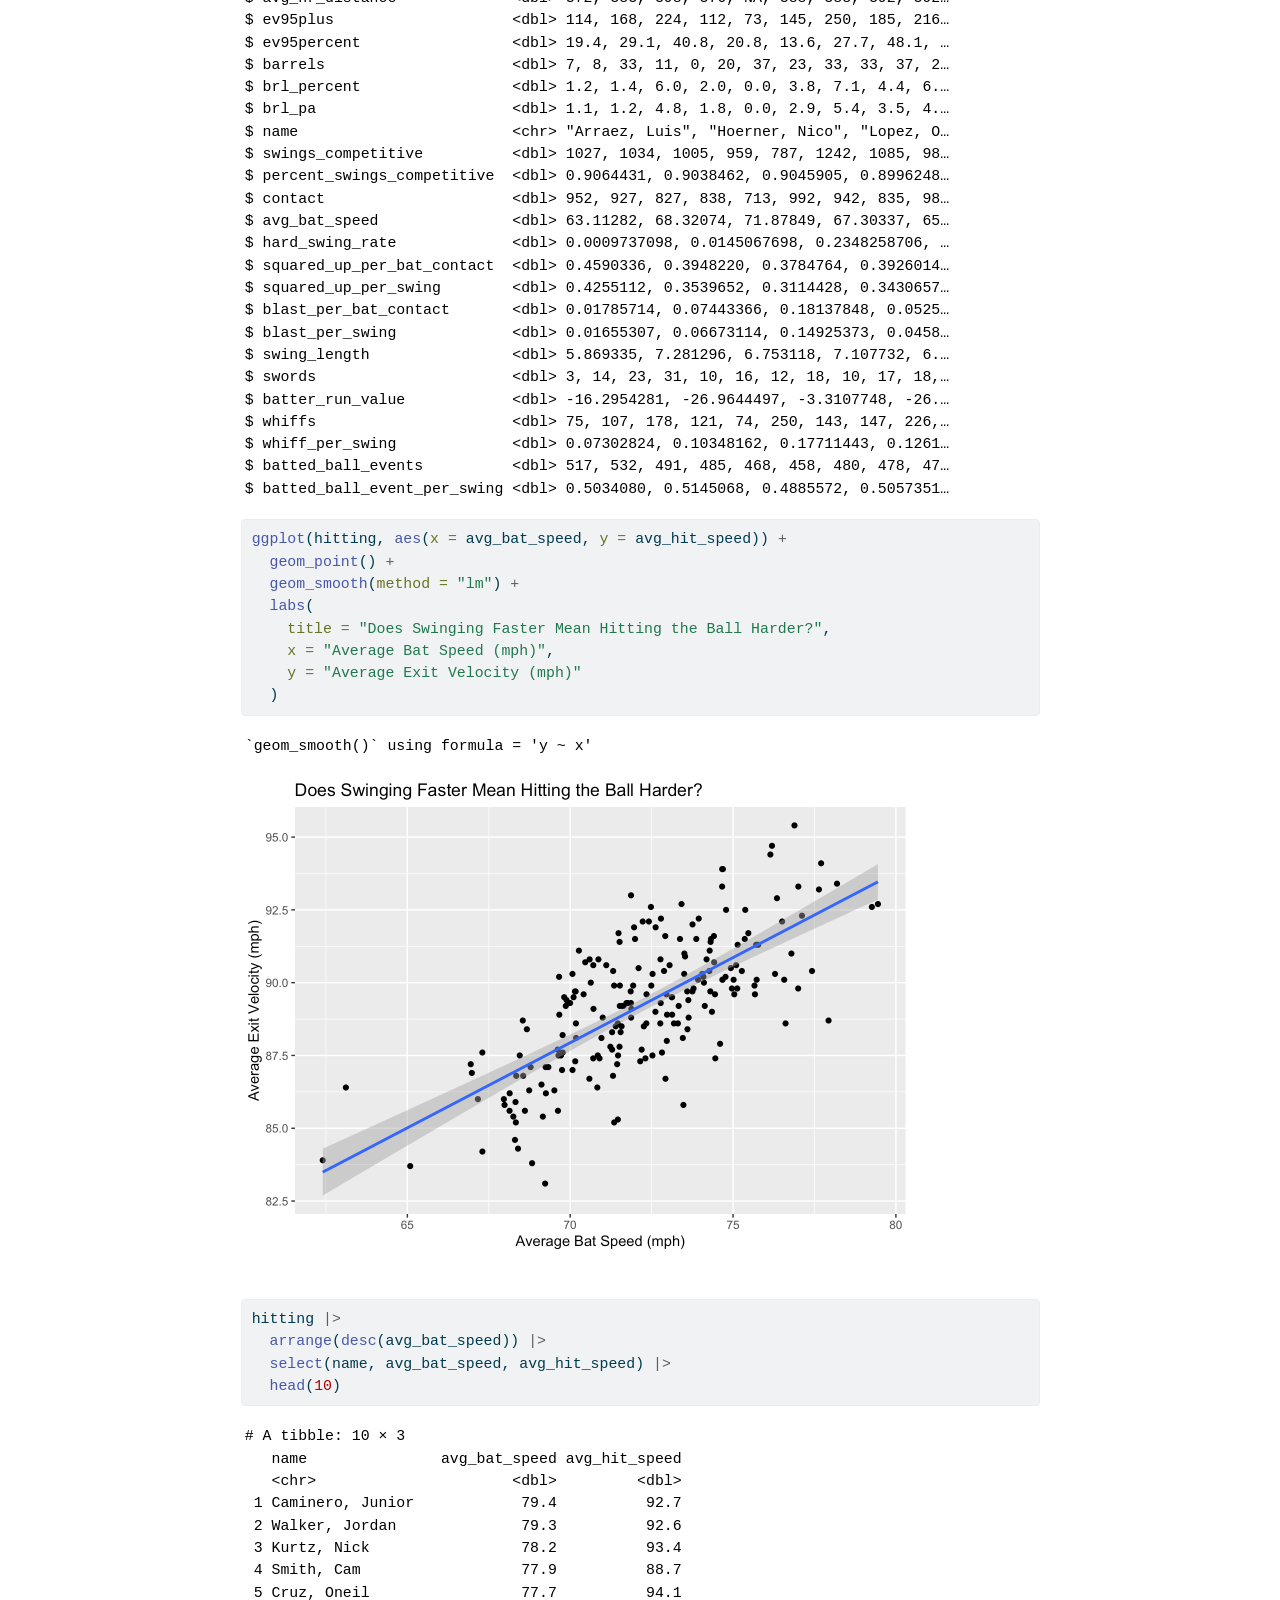
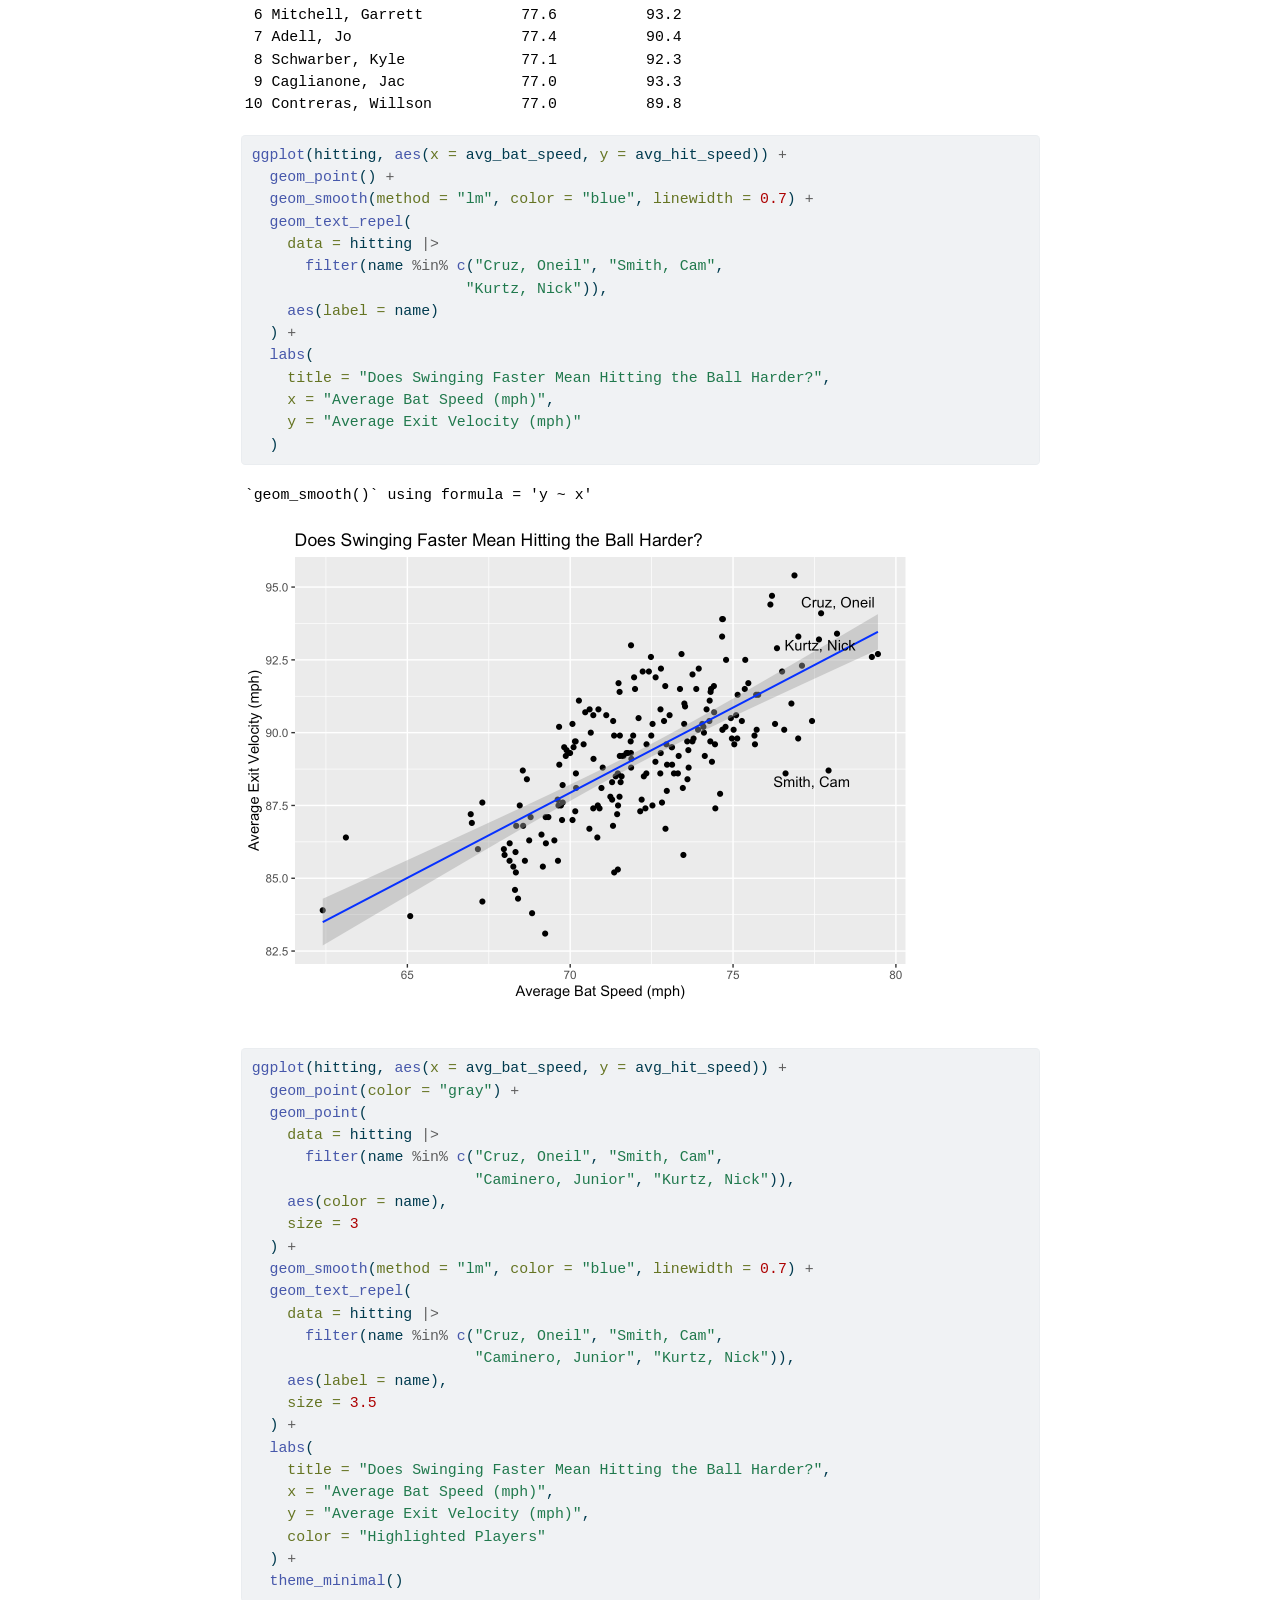
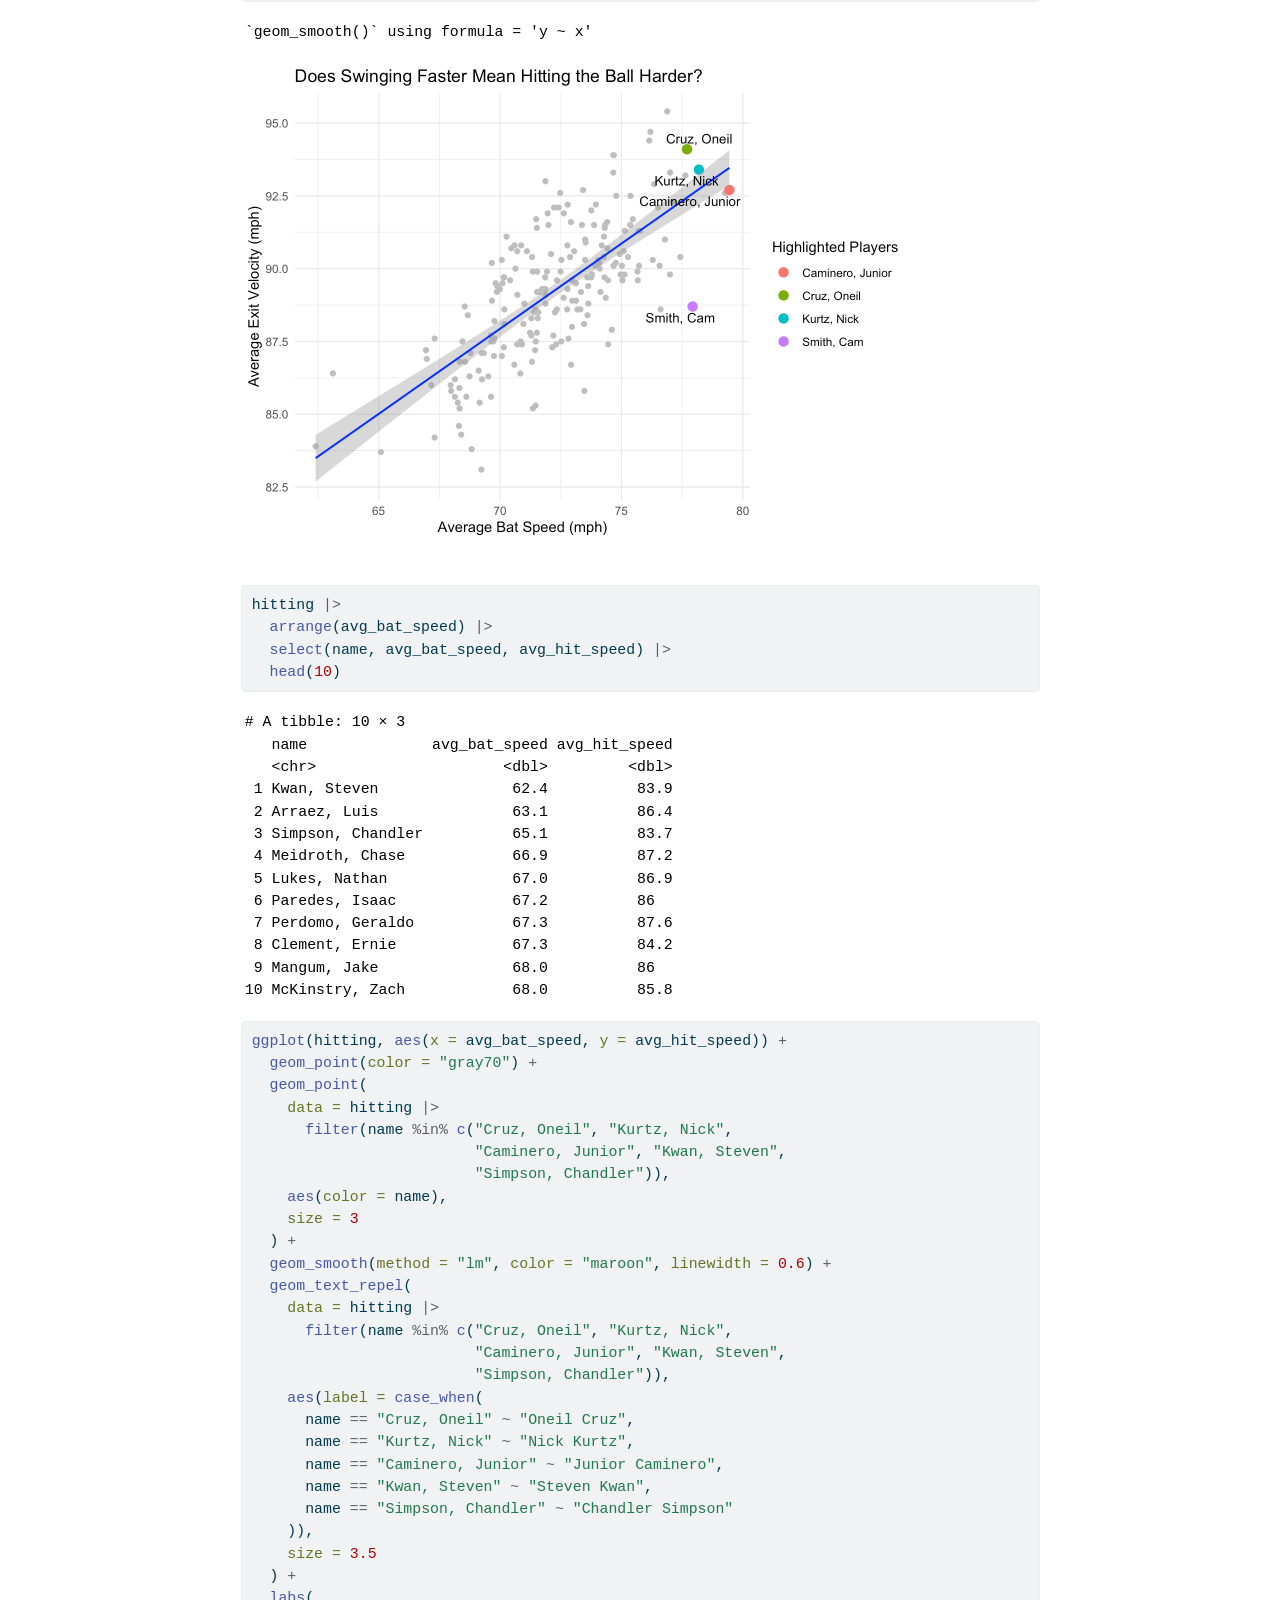
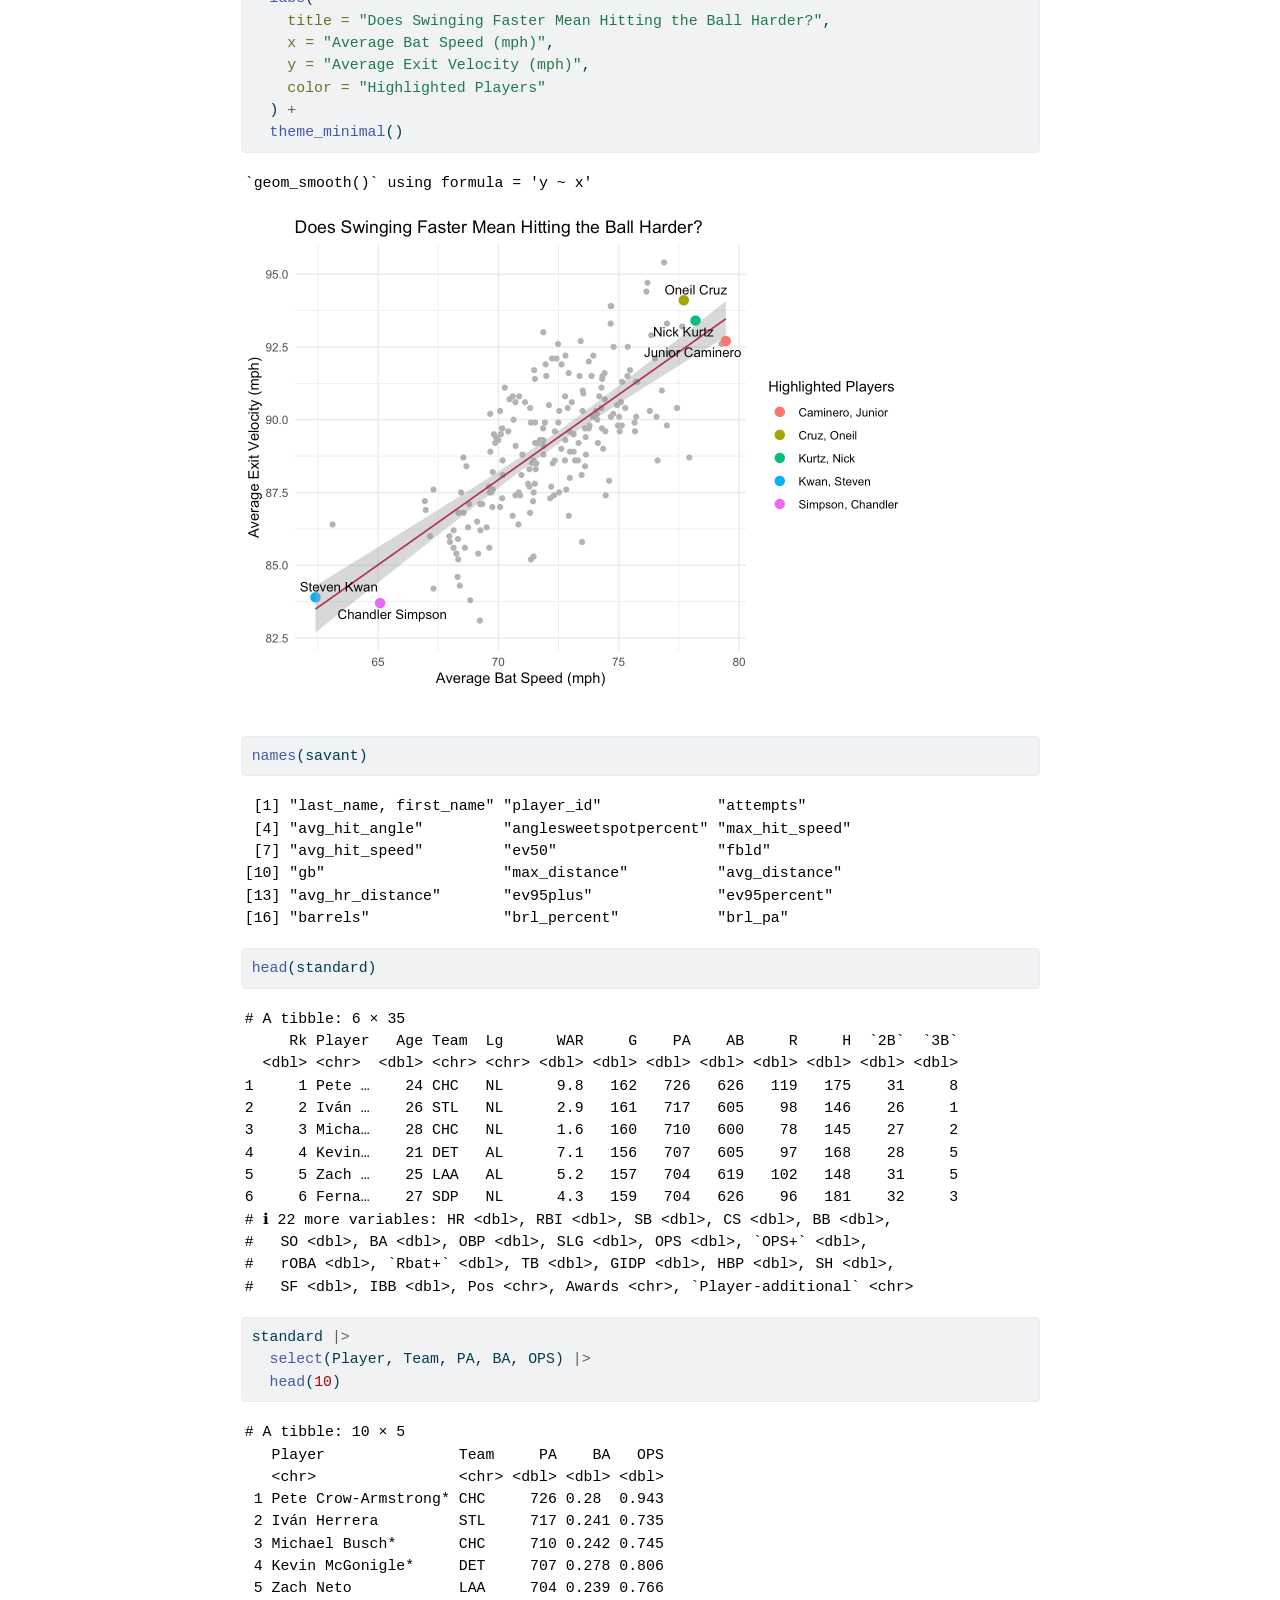
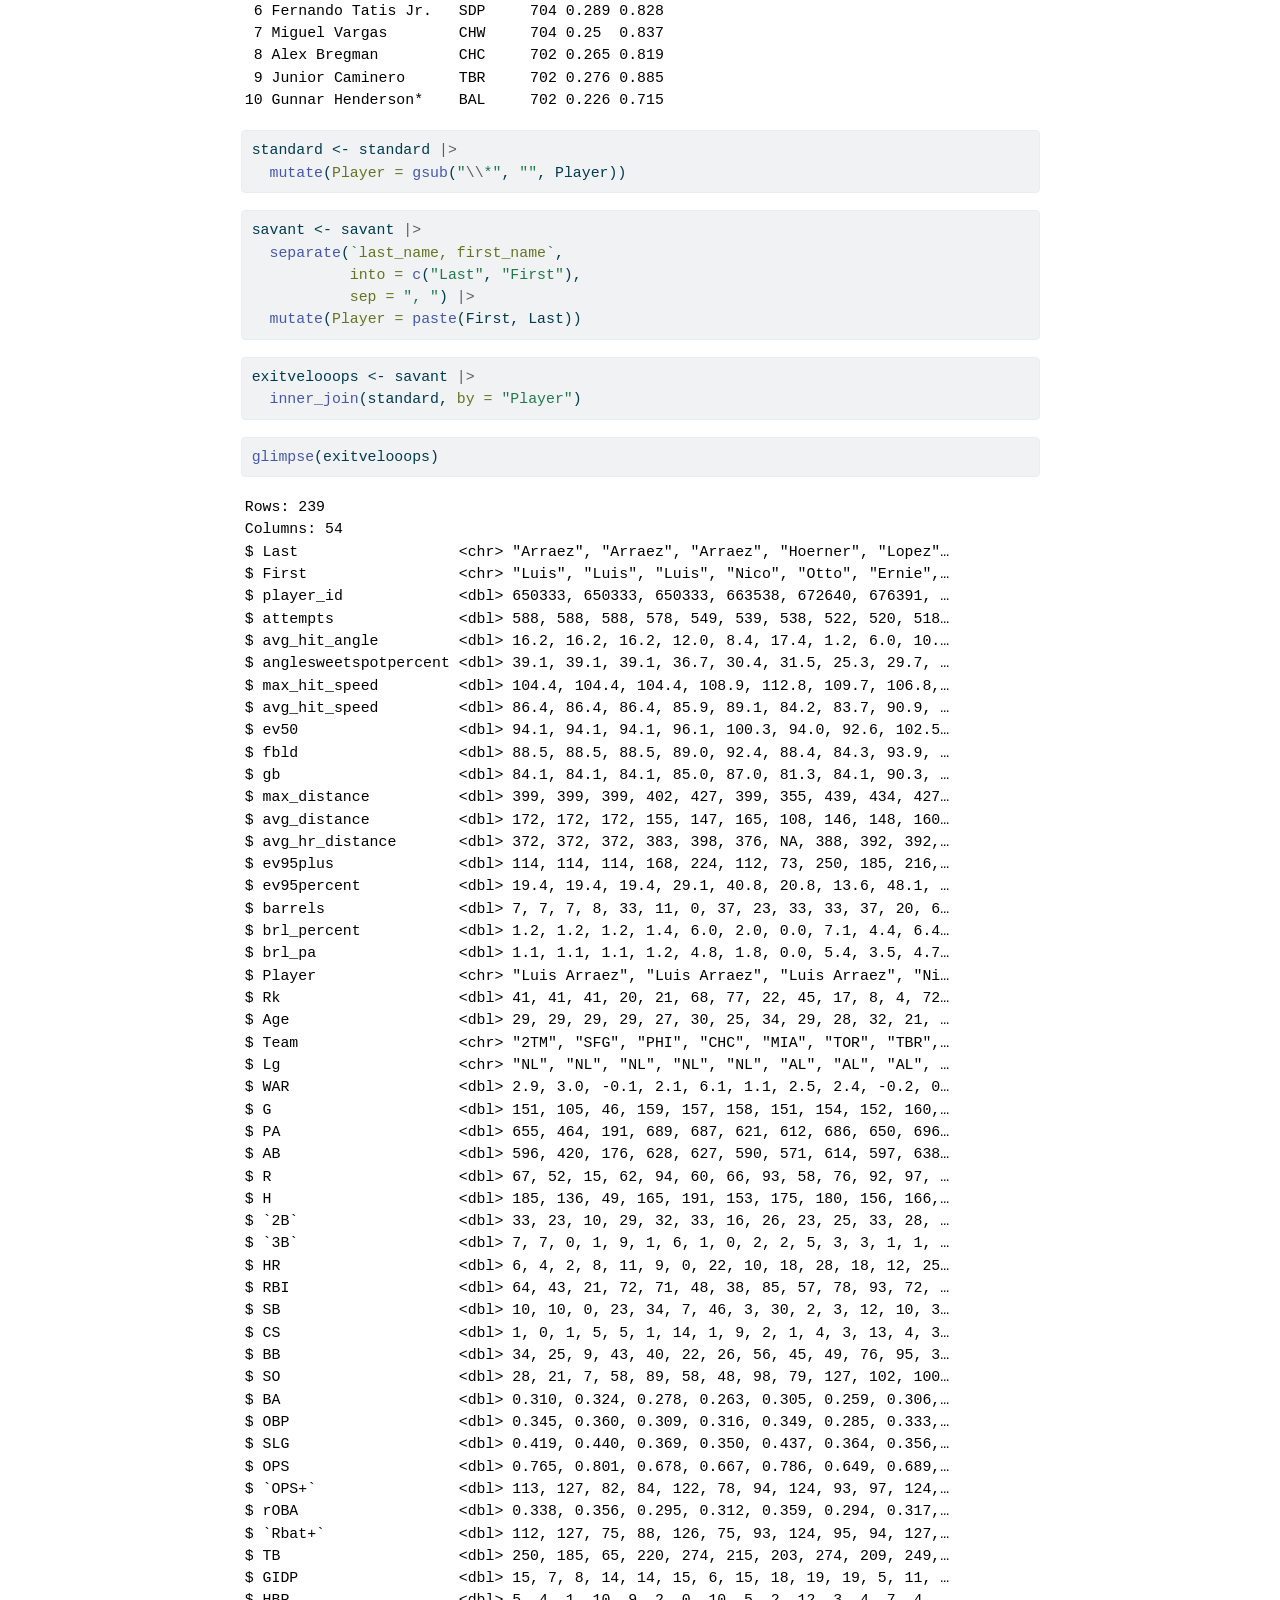
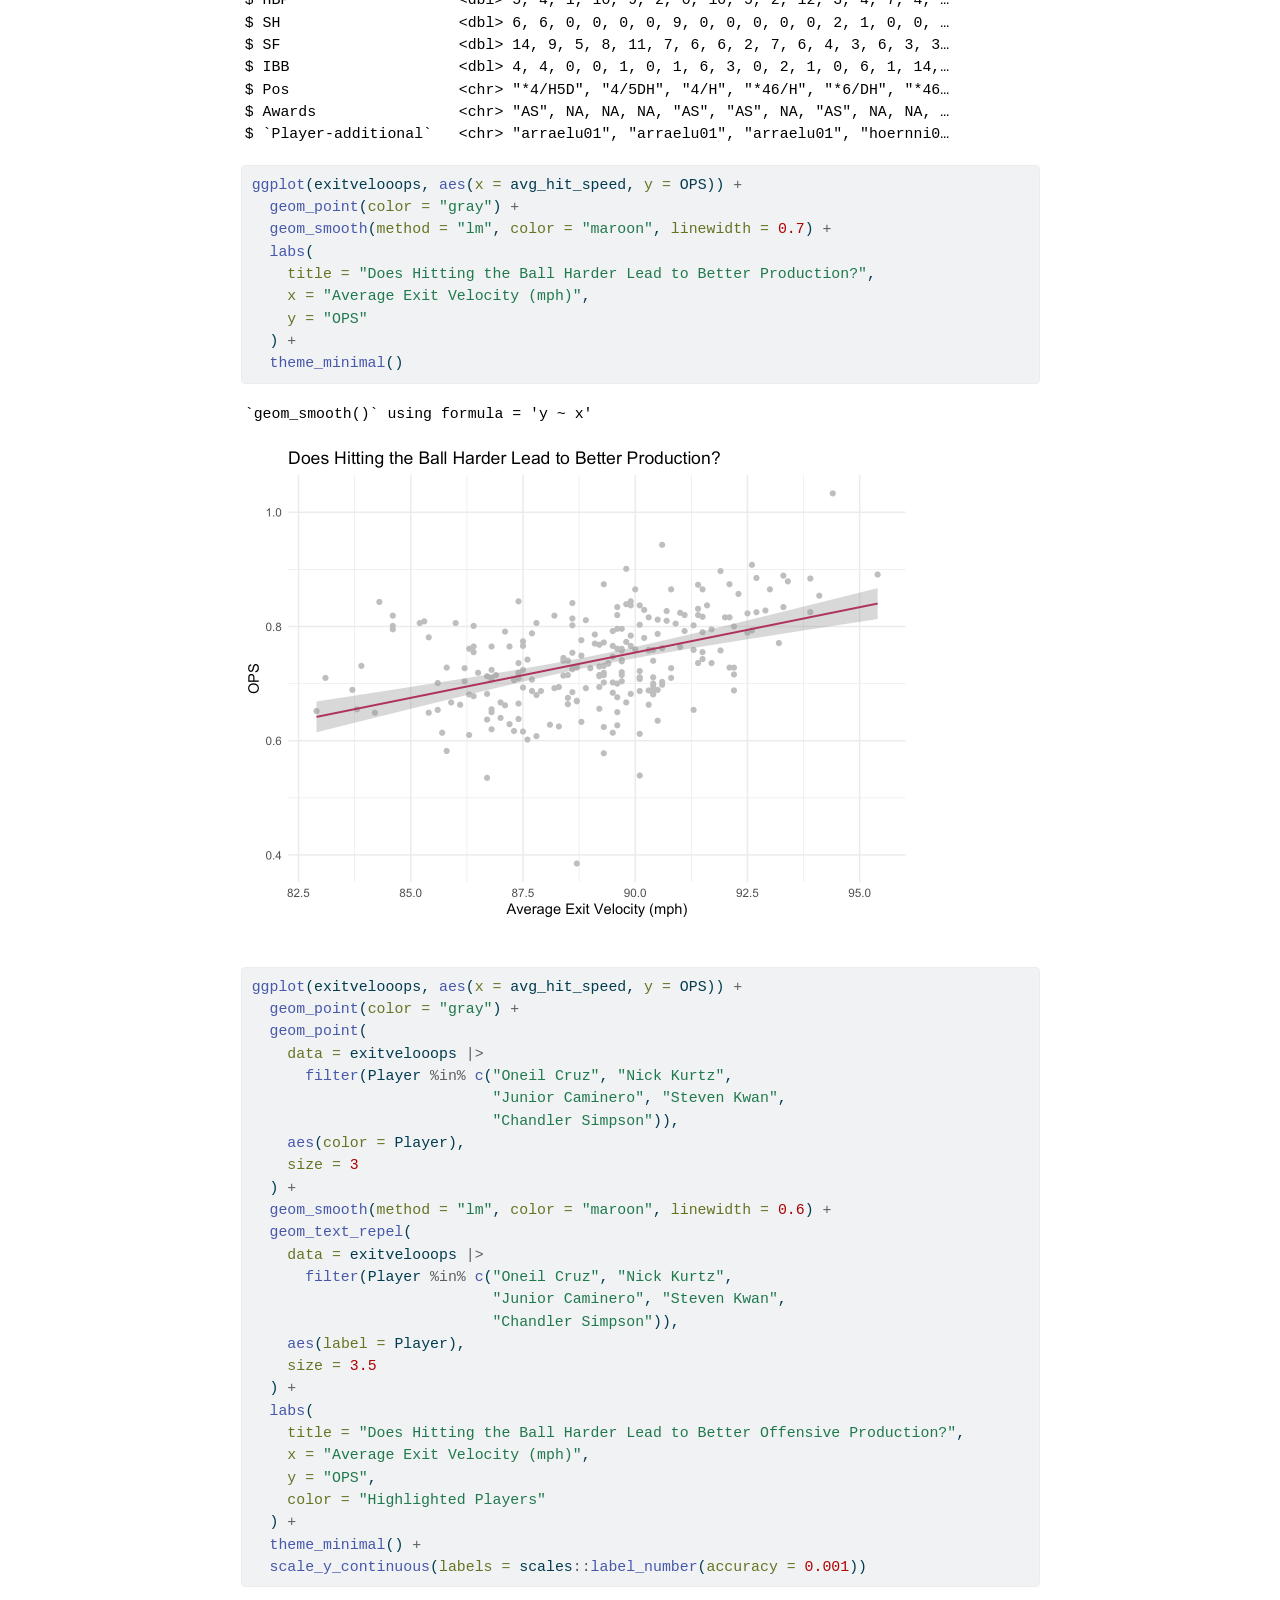
<file: posts/mlb-hitting-data-baseball/mlbcharts.html>
<!DOCTYPE html>
<html xmlns="http://www.w3.org/1999/xhtml" lang="en" xml:lang="en"><head>

<meta charset="utf-8">
<meta name="generator" content="quarto-1.11.9">

<meta name="viewport" content="width=device-width, initial-scale=1.0, user-scalable=yes">


<title>mlbcharts – Kyler’s Blog on Sports</title>
<style>
/* Default styles provided by pandoc.
** See https://pandoc.org/MANUAL.html#variables-for-html for config info.
*/
span.smallcaps{font-variant: small-caps;}
div.columns{display: flex; gap: 1.5em;}
div.column{flex: auto;}
@media screen {
div.columns{gap: min(4vw, 1.5em);}
div.column{overflow-x: auto;}
}
div.hanging-indent{margin-left: 1.5em; text-indent: -1.5em;}
ul.task-list{list-style: none;}
ul.task-list li input[type="checkbox"] {
  width: 0.8em;
  margin: 0 0.8em 0.2em -1em; /* quarto-specific, see https://github.com/quarto-dev/quarto-cli/issues/4556 */ 
  vertical-align: middle;
}
/* CSS for syntax highlighting */
html { -webkit-text-size-adjust: 100%; }
pre > code.sourceCode { white-space: pre; position: relative; }
pre > code.sourceCode > span { display: inline-block; line-height: 1.25; }
pre > code.sourceCode > span:empty { height: 1.2em; }
.sourceCode { overflow: visible; }
code.sourceCode > span { color: inherit; text-decoration: inherit; }
div.sourceCode { margin: 1em 0; }
pre.sourceCode { margin: 0; }
@media screen {
div.sourceCode { overflow: auto; }
}
@media print {
pre > code.sourceCode { white-space: pre-wrap; }
pre > code.sourceCode > span { text-indent: -5em; padding-left: 5em; }
}
pre.numberSource code
  { counter-reset: source-line 0; }
pre.numberSource code > span
  { position: relative; left: -4em; counter-increment: source-line; }
pre.numberSource code > span > a:first-child::before
  { content: counter(source-line);
    position: relative; left: -1em; text-align: right; vertical-align: baseline;
    border: none; display: inline-block;
    -webkit-touch-callout: none; -webkit-user-select: none;
    -khtml-user-select: none; -moz-user-select: none;
    -ms-user-select: none; user-select: none;
    padding: 0 4px; width: 4em;
  }
pre.numberSource { margin-left: 3em;  padding-left: 4px; }
div.sourceCode
  {   }
@media screen {
pre > code.sourceCode > span > a:first-child::before { text-decoration: underline; }
}
</style>


<script src="../../site_libs/quarto-nav/quarto-nav.js"></script>
<script src="../../site_libs/quarto-nav/headroom.min.js"></script>
<script src="../../site_libs/clipboard/clipboard.min.js"></script>
<script src="../../site_libs/quarto-search/autocomplete.umd.js"></script>
<script src="../../site_libs/quarto-search/fuse.min.js"></script>
<script src="../../site_libs/quarto-search/quarto-search.js"></script>
<meta name="quarto:offset" content="../../">
<link href="../../logo.png" rel="icon" type="image/png">
<script src="../../site_libs/quarto-html/quarto.js" type="module"></script>
<script src="../../site_libs/quarto-html/tabsets/tabsets.js" type="module"></script>
<script src="../../site_libs/quarto-html/scrollable-regions/scrollable-regions.js" type="module"></script>
<script src="../../site_libs/quarto-html/popper.min.js"></script>
<script src="../../site_libs/quarto-html/tippy.umd.min.js"></script>
<script src="../../site_libs/quarto-html/anchor.min.js"></script>
<link href="../../site_libs/quarto-html/tippy.css" rel="stylesheet">
<link href="../../site_libs/quarto-html/quarto-syntax-highlighting-63b5708e65d6cd79cd7618c58d0c21e7.css" rel="stylesheet" class="quarto-color-scheme" id="quarto-text-highlighting-styles">
<link href="../../site_libs/quarto-html/quarto-syntax-highlighting-dark-447e42e69aaa9833c0ba1b986f430b20.css" rel="stylesheet" class="quarto-color-scheme quarto-color-alternate" id="quarto-text-highlighting-styles">
<link href="../../site_libs/quarto-html/quarto-syntax-highlighting-63b5708e65d6cd79cd7618c58d0c21e7.css" rel="stylesheet" class="quarto-color-scheme-extra" id="quarto-text-highlighting-styles">
<script src="../../site_libs/bootstrap/bootstrap.min.js"></script>
<link href="../../site_libs/bootstrap/bootstrap-icons.css" rel="stylesheet">
<link href="../../site_libs/bootstrap/bootstrap-04845a3da8c39e7b831dcae45b259ee5.min.css" rel="stylesheet" append-hash="true" class="quarto-color-scheme" id="quarto-bootstrap" data-mode="light">
<link href="../../site_libs/bootstrap/bootstrap-dark-ea451db48fb63b2922d315720a1d0a33.min.css" rel="stylesheet" append-hash="true" class="quarto-color-scheme quarto-color-alternate" id="quarto-bootstrap" data-mode="light">
<link href="../../site_libs/bootstrap/bootstrap-04845a3da8c39e7b831dcae45b259ee5.min.css" rel="stylesheet" append-hash="true" class="quarto-color-scheme-extra" id="quarto-bootstrap" data-mode="light">
<script id="quarto-search-options" type="application/json">{
  "location": "navbar",
  "copy-button": false,
  "collapse-after": 3,
  "panel-placement": "end",
  "type": "overlay",
  "limit": 50,
  "keyboard-shortcut": [
    "f",
    "/",
    "s"
  ],
  "show-item-context": false,
  "language": {
    "search-no-results-text": "No results",
    "search-matching-documents-text": "matching documents",
    "search-copy-link-title": "Copy link to search",
    "search-hide-matches-text": "Hide additional matches",
    "search-more-match-text": "more match in this document",
    "search-more-matches-text": "more matches in this document",
    "search-clear-button-title": "Clear",
    "search-text-placeholder": "",
    "search-detached-cancel-button-title": "Cancel",
    "search-submit-button-title": "Submit",
    "search-label": "Search"
  }
}</script>


<link rel="stylesheet" href="../../styles.css">
</head>

<body class="nav-fixed fullcontent quarto-light"><a id="quarto-skip-link" class="visually-hidden-focusable" href="#quarto-document-content">Skip to main content</a><script id="quarto-html-before-body" type="application/javascript">
    const toggleBodyColorMode = (bsSheetEl) => {
      const mode = bsSheetEl.getAttribute("data-mode");
      const bodyEl = window.document.querySelector("body");
      if (mode === "dark") {
        bodyEl.classList.add("quarto-dark");
        bodyEl.classList.remove("quarto-light");
      } else {
        bodyEl.classList.add("quarto-light");
        bodyEl.classList.remove("quarto-dark");
      }
    }
    const toggleBodyColorPrimary = () => {
      const bsSheetEl = window.document.querySelector("link#quarto-bootstrap:not([rel=disabled-stylesheet])");
      if (bsSheetEl) {
        toggleBodyColorMode(bsSheetEl);
      }
    }
    const setColorSchemeToggle = (alternate) => {
      const toggles = window.document.querySelectorAll('.quarto-color-scheme-toggle');
      for (let i=0; i < toggles.length; i++) {
        const toggle = toggles[i];
        if (toggle) {
          toggle.setAttribute("aria-checked", alternate ? "true" : "false");
          if (alternate) {
            toggle.classList.add("alternate");
          } else {
            toggle.classList.remove("alternate");
          }
        }
      }
    };
    const toggleColorMode = (alternate) => {
      // Switch the stylesheets
      const primaryStylesheets = window.document.querySelectorAll('link.quarto-color-scheme:not(.quarto-color-alternate)');
      const alternateStylesheets = window.document.querySelectorAll('link.quarto-color-scheme.quarto-color-alternate');
      manageTransitions('#quarto-margin-sidebar .nav-link', false);
      if (alternate) {
        // note: dark is layered on light, we don't disable primary!
        enableStylesheet(alternateStylesheets);
        for (const sheetNode of alternateStylesheets) {
          if (sheetNode.id === "quarto-bootstrap") {
            toggleBodyColorMode(sheetNode);
          }
        }
      } else {
        disableStylesheet(alternateStylesheets);
        enableStylesheet(primaryStylesheets)
        toggleBodyColorPrimary();
      }
      manageTransitions('#quarto-margin-sidebar .nav-link', true);
      // Switch the toggles
      setColorSchemeToggle(alternate)
    }
    // Hack to workaround the fact that safari doesn't
    // properly recolor the scrollbar when toggling (#1455).
    // Not run on load: stylesheets are set before first paint there, and
    // scrolling would undo the scroll to a URL fragment (#14973).
    // The one pixel nudge keeps the reader where they were.
    const refreshSafariScrollbar = () => {
      if (navigator.userAgent.indexOf('Safari') > 0 && navigator.userAgent.indexOf('Chrome') == -1) {
        manageTransitions("body", false);
        const scrollY = window.scrollY;
        window.scrollTo(0, scrollY > 0 ? scrollY - 1 : 1);
        setTimeout(() => {
          window.scrollTo(0, scrollY);
          manageTransitions("body", true);
        }, 40);
      }
    }
    const disableStylesheet = (stylesheets) => {
      for (let i=0; i < stylesheets.length; i++) {
        const stylesheet = stylesheets[i];
        stylesheet.rel = 'disabled-stylesheet';
      }
    }
    const enableStylesheet = (stylesheets) => {
      for (let i=0; i < stylesheets.length; i++) {
        const stylesheet = stylesheets[i];
        if(stylesheet.rel !== 'stylesheet') { // for Chrome, which will still FOUC without this check
          stylesheet.rel = 'stylesheet';
        }
      }
    }
    const manageTransitions = (selector, allowTransitions) => {
      const els = window.document.querySelectorAll(selector);
      for (let i=0; i < els.length; i++) {
        const el = els[i];
        if (allowTransitions) {
          el.classList.remove('notransition');
        } else {
          el.classList.add('notransition');
        }
      }
    }
    const isFileUrl = () => {
      return window.location.protocol === 'file:';
    }
    const hasAlternateSentinel = () => {
      let styleSentinel = getColorSchemeSentinel();
      if (styleSentinel !== null) {
        return styleSentinel === "alternate";
      } else {
        return false;
      }
    }
    const setStyleSentinel = (alternate) => {
      const value = alternate ? "alternate" : "default";
      if (!isFileUrl()) {
        window.localStorage.setItem("quarto-color-scheme", value);
      } else {
        localAlternateSentinel = value;
      }
    }
    const getColorSchemeSentinel = () => {
      if (!isFileUrl()) {
        const storageValue = window.localStorage.getItem("quarto-color-scheme");
        return storageValue != null ? storageValue : localAlternateSentinel;
      } else {
        return localAlternateSentinel;
      }
    }
    const toggleGiscusIfUsed = (isAlternate, darkModeDefault) => {
      const baseTheme = document.querySelector('#giscus-base-theme')?.value ?? 'light';
      const alternateTheme = document.querySelector('#giscus-alt-theme')?.value ?? 'dark';
      let newTheme = '';
      if(authorPrefersDark) {
        newTheme = isAlternate ? baseTheme : alternateTheme;
      } else {
        newTheme = isAlternate ? alternateTheme : baseTheme;
      }
      const changeGiscusTheme = () => {
        // From: https://github.com/giscus/giscus/issues/336
        const sendMessage = (message) => {
          const iframe = document.querySelector('iframe.giscus-frame');
          if (!iframe) return;
          iframe.contentWindow.postMessage({ giscus: message }, 'https://giscus.app');
        }
        sendMessage({
          setConfig: {
            theme: newTheme
          }
        });
      }
      const isGiscussLoaded = window.document.querySelector('iframe.giscus-frame') !== null;
      if (isGiscussLoaded) {
        changeGiscusTheme();
      }
    };
    const authorPrefersDark = false;
    const darkModeDefault = authorPrefersDark;
      document.querySelector('link#quarto-text-highlighting-styles.quarto-color-scheme-extra').rel = 'disabled-stylesheet';
      document.querySelector('link#quarto-bootstrap.quarto-color-scheme-extra').rel = 'disabled-stylesheet';
    let localAlternateSentinel = darkModeDefault ? 'alternate' : 'default';
    // Dark / light mode switch
    window.quartoToggleColorScheme = () => {
      // Read the current dark / light value
      let toAlternate = !hasAlternateSentinel();
      toggleColorMode(toAlternate);
      refreshSafariScrollbar();
      setStyleSentinel(toAlternate);
      toggleGiscusIfUsed(toAlternate, darkModeDefault);
      window.dispatchEvent(new Event('resize'));
    };
    // Switch to dark mode if need be
    if (hasAlternateSentinel()) {
      toggleColorMode(true);
    } else {
      toggleColorMode(false);
    }
  </script>

<div id="quarto-search-results"></div>
  <header id="quarto-header" class="headroom fixed-top quarto-banner">
    <nav class="navbar navbar-expand-lg " data-bs-theme="dark" aria-label="Site">
      <div class="navbar-container container-fluid">
      <div class="navbar-brand-container mx-auto">
    <a class="navbar-brand" href="../../index.html">
    <span class="navbar-title">Kyler’s Blog on Sports</span>
    </a>
  </div>
          <button class="navbar-toggler" type="button" data-bs-toggle="collapse" data-bs-target="#navbarCollapse" aria-controls="navbarCollapse" aria-expanded="false" aria-label="Toggle navigation" onclick="if (window.quartoToggleHeadroom) { window.quartoToggleHeadroom(); }">
  <span class="navbar-toggler-icon"></span>
</button>
          <div class="collapse navbar-collapse" id="navbarCollapse">
            <ul class="navbar-nav navbar-nav-scroll ms-auto">
  <li class="nav-item">
    <a class="nav-link" href="../../about.html"> 
<span class="menu-text">About</span></a>
  </li>  
  <li class="nav-item compact">
    <a class="nav-link" href="https://github.com/kyler2cox"> <i class="bi bi-github" role="img">
</i> 
<span class="menu-text"></span></a>
  </li>  
  <li class="nav-item compact">
    <a class="nav-link" href="https://x.com/DugoutCox"> <i class="bi bi-twitter" role="img">
</i> 
<span class="menu-text"></span></a>
  </li>  
</ul>
          </div> <!-- /navcollapse -->
            <div class="quarto-navbar-tools">
  <button type="button" role="switch" aria-checked="false" class="quarto-color-scheme-toggle quarto-navigation-tool  px-1" onclick="window.quartoToggleColorScheme(); return false;" title="Toggle dark mode" aria-label="Toggle dark mode"><i class="bi"></i></button>
</div>
            <div id="quarto-search" class="" title="Search"></div>
      </div> <!-- /container-fluid -->
    </nav>
</header>
<!-- content -->
<header id="title-block-header" class="quarto-title-block default page-columns page-full">
  <div class="quarto-title-banner page-columns page-full">
    <div class="quarto-title column-body">
      <h1 class="title">mlbcharts</h1>
                      </div>
  </div>
    
  
  <div class="quarto-title-meta">

      
    
      
    </div>
    
  
  </header><div id="quarto-content" class="quarto-container page-columns page-rows-contents page-layout-article page-navbar">
<!-- sidebar -->
<!-- margin-sidebar -->
    
<!-- main -->
<main class="content quarto-banner-title-block" id="quarto-document-content" tabindex="-1">






<div class="cell">
<div class="code-copy-outer-scaffold"><div class="sourceCode cell-code" id="cb1"><pre class="sourceCode r code-with-copy"><code class="sourceCode r"><span id="cb1-1"><a href="#cb1-1" aria-hidden="true" tabindex="-1"></a><span class="fu">library</span>(tidyverse)</span></code></pre></div><button title="Copy to Clipboard" class="code-copy-button"><i class="bi"></i></button></div>
<div class="cell-output cell-output-stderr">
<pre><code>── Attaching core tidyverse packages ──────────────────────── tidyverse 2.0.0 ──
✔ dplyr     1.2.1     ✔ readr     2.2.0
✔ forcats   1.0.1     ✔ stringr   1.6.0
✔ ggplot2   4.0.3     ✔ tibble    3.3.1
✔ lubridate 1.9.5     ✔ tidyr     1.3.2
✔ purrr     1.2.2     
── Conflicts ────────────────────────────────────────── tidyverse_conflicts() ──
✖ dplyr::filter() masks stats::filter()
✖ dplyr::lag()    masks stats::lag()
ℹ Use the conflicted package (&lt;http://conflicted.r-lib.org/&gt;) to force all conflicts to become errors</code></pre>
</div>
<div class="code-copy-outer-scaffold"><div class="sourceCode cell-code" id="cb3"><pre class="sourceCode r code-with-copy"><code class="sourceCode r"><span id="cb3-1"><a href="#cb3-1" aria-hidden="true" tabindex="-1"></a><span class="fu">library</span>(ggrepel)</span></code></pre></div><button title="Copy to Clipboard" class="code-copy-button"><i class="bi"></i></button></div>
</div>
<div class="cell">
<div class="code-copy-outer-scaffold"><div class="sourceCode cell-code" id="cb4"><pre class="sourceCode r code-with-copy"><code class="sourceCode r"><span id="cb4-1"><a href="#cb4-1" aria-hidden="true" tabindex="-1"></a>standard <span class="ot">&lt;-</span> <span class="fu">read_csv</span>(<span class="st">"data/standard_stats.csv"</span>)</span></code></pre></div><button title="Copy to Clipboard" class="code-copy-button"><i class="bi"></i></button></div>
<div class="cell-output cell-output-stderr">
<pre><code>Rows: 907 Columns: 35
── Column specification ────────────────────────────────────────────────────────
Delimiter: ","
chr  (6): Player, Team, Lg, Pos, Awards, Player-additional
dbl (29): Rk, Age, WAR, G, PA, AB, R, H, 2B, 3B, HR, RBI, SB, CS, BB, SO, BA...

ℹ Use `spec()` to retrieve the full column specification for this data.
ℹ Specify the column types or set `show_col_types = FALSE` to quiet this message.</code></pre>
</div>
<div class="code-copy-outer-scaffold"><div class="sourceCode cell-code" id="cb6"><pre class="sourceCode r code-with-copy"><code class="sourceCode r"><span id="cb6-1"><a href="#cb6-1" aria-hidden="true" tabindex="-1"></a>savant <span class="ot">&lt;-</span> <span class="fu">read_csv</span>(<span class="st">"data/exit_velocity.csv"</span>)</span></code></pre></div><button title="Copy to Clipboard" class="code-copy-button"><i class="bi"></i></button></div>
<div class="cell-output cell-output-stderr">
<pre><code>Rows: 246 Columns: 18
── Column specification ────────────────────────────────────────────────────────
Delimiter: ","
chr  (1): last_name, first_name
dbl (17): player_id, attempts, avg_hit_angle, anglesweetspotpercent, max_hit...

ℹ Use `spec()` to retrieve the full column specification for this data.
ℹ Specify the column types or set `show_col_types = FALSE` to quiet this message.</code></pre>
</div>
<div class="code-copy-outer-scaffold"><div class="sourceCode cell-code" id="cb8"><pre class="sourceCode r code-with-copy"><code class="sourceCode r"><span id="cb8-1"><a href="#cb8-1" aria-hidden="true" tabindex="-1"></a>bat_tracking <span class="ot">&lt;-</span> <span class="fu">read_csv</span>(<span class="st">"data/bat_tracking.csv"</span>)</span></code></pre></div><button title="Copy to Clipboard" class="code-copy-button"><i class="bi"></i></button></div>
<div class="cell-output cell-output-stderr">
<pre><code>Rows: 209 Columns: 18
── Column specification ────────────────────────────────────────────────────────
Delimiter: ","
chr  (1): name
dbl (17): id, swings_competitive, percent_swings_competitive, contact, avg_b...

ℹ Use `spec()` to retrieve the full column specification for this data.
ℹ Specify the column types or set `show_col_types = FALSE` to quiet this message.</code></pre>
</div>
</div>
<div class="cell">
<div class="code-copy-outer-scaffold"><div class="sourceCode cell-code" id="cb10"><pre class="sourceCode r code-with-copy"><code class="sourceCode r"><span id="cb10-1"><a href="#cb10-1" aria-hidden="true" tabindex="-1"></a><span class="fu">glimpse</span>(standard)</span></code></pre></div><button title="Copy to Clipboard" class="code-copy-button"><i class="bi"></i></button></div>
<div class="cell-output cell-output-stdout">
<pre><code>Rows: 907
Columns: 35
$ Rk                  &lt;dbl&gt; 1, 2, 3, 4, 5, 6, 7, 8, 9, 10, 11, 12, 13, 14, 15,…
$ Player              &lt;chr&gt; "Pete Crow-Armstrong*", "Iván Herrera", "Michael B…
$ Age                 &lt;dbl&gt; 24, 26, 28, 21, 25, 27, 26, 32, 22, 25, 33, 31, 22…
$ Team                &lt;chr&gt; "CHC", "STL", "CHC", "DET", "LAA", "SDP", "CHW", "…
$ Lg                  &lt;chr&gt; "NL", "NL", "NL", "AL", "AL", "NL", "AL", "NL", "A…
$ WAR                 &lt;dbl&gt; 9.8, 2.9, 1.6, 7.1, 5.2, 4.3, 5.4, 5.8, 5.7, 3.2, …
$ G                   &lt;dbl&gt; 162, 161, 160, 156, 157, 159, 159, 155, 162, 158, …
$ PA                  &lt;dbl&gt; 726, 717, 710, 707, 704, 704, 704, 702, 702, 702, …
$ AB                  &lt;dbl&gt; 626, 605, 600, 605, 619, 626, 588, 608, 616, 623, …
$ R                   &lt;dbl&gt; 119, 98, 78, 97, 102, 96, 106, 92, 100, 88, 95, 10…
$ H                   &lt;dbl&gt; 175, 146, 145, 168, 148, 181, 147, 161, 170, 141, …
$ `2B`                &lt;dbl&gt; 31, 26, 27, 28, 31, 32, 31, 33, 25, 27, 20, 24, 25…
$ `3B`                &lt;dbl&gt; 8, 1, 2, 5, 5, 3, 1, 2, 1, 6, 1, 0, 0, 1, 3, 0, 2,…
$ HR                  &lt;dbl&gt; 45, 19, 20, 18, 27, 25, 33, 28, 42, 24, 45, 43, 32…
$ RBI                 &lt;dbl&gt; 107, 69, 77, 72, 77, 83, 93, 93, 101, 60, 97, 113,…
$ SB                  &lt;dbl&gt; 41, 8, 3, 12, 24, 38, 22, 3, 3, 10, 3, 5, 15, 21, …
$ CS                  &lt;dbl&gt; 7, 0, 2, 4, 12, 13, 2, 1, 3, 5, 1, 1, 8, 4, 0, 0, …
$ BB                  &lt;dbl&gt; 83, 76, 92, 95, 70, 64, 101, 76, 79, 67, 105, 81, …
$ SO                  &lt;dbl&gt; 187, 138, 165, 100, 215, 130, 126, 102, 129, 156, …
$ BA                  &lt;dbl&gt; 0.280, 0.241, 0.242, 0.278, 0.239, 0.289, 0.250, 0…
$ OBP                 &lt;dbl&gt; 0.372, 0.353, 0.352, 0.376, 0.330, 0.358, 0.363, 0…
$ SLG                 &lt;dbl&gt; 0.570, 0.382, 0.393, 0.430, 0.436, 0.470, 0.474, 0…
$ OPS                 &lt;dbl&gt; 0.943, 0.735, 0.745, 0.806, 0.766, 0.828, 0.837, 0…
$ `OPS+`              &lt;dbl&gt; 156, 111, 106, 126, 118, 130, 134, 124, 144, 102, …
$ rOBA                &lt;dbl&gt; 0.407, 0.342, 0.335, 0.364, 0.337, 0.368, 0.372, 0…
$ `Rbat+`             &lt;dbl&gt; 153, 119, 108, 129, 118, 132, 133, 127, 140, 102, …
$ TB                  &lt;dbl&gt; 357, 231, 236, 260, 270, 294, 279, 282, 323, 252, …
$ GIDP                &lt;dbl&gt; 2, 19, 11, 5, 3, 15, 12, 19, 26, 9, 3, 13, 16, 11,…
$ HBP                 &lt;dbl&gt; 12, 31, 13, 3, 14, 7, 7, 12, 4, 10, 8, 12, 4, 4, 1…
$ SH                  &lt;dbl&gt; 1, 0, 0, 0, 0, 1, 0, 0, 0, 0, 0, 0, 0, 0, 0, 0, 0,…
$ SF                  &lt;dbl&gt; 4, 5, 5, 4, 1, 6, 7, 6, 3, 2, 6, 5, 10, 3, 3, 6, 7…
$ IBB                 &lt;dbl&gt; 7, 5, 3, 1, 1, 6, 5, 2, 14, 3, 6, 6, 5, 1, 3, 5, 0…
$ Pos                 &lt;chr&gt; "*8/DH", "D2/3H", "*3/H", "65/D", "*6/DH", "*94/DH…
$ Awards              &lt;chr&gt; "AS", "AS", NA, "AS", NA, NA, "AS", NA, "AS", NA, …
$ `Player-additional` &lt;chr&gt; "crowape01", "herreiv01", "buschmi02", "mcgonke01"…</code></pre>
</div>
</div>
<div class="cell">
<div class="code-copy-outer-scaffold"><div class="sourceCode cell-code" id="cb12"><pre class="sourceCode r code-with-copy"><code class="sourceCode r"><span id="cb12-1"><a href="#cb12-1" aria-hidden="true" tabindex="-1"></a><span class="fu">glimpse</span>(savant)</span></code></pre></div><button title="Copy to Clipboard" class="code-copy-button"><i class="bi"></i></button></div>
<div class="cell-output cell-output-stdout">
<pre><code>Rows: 246
Columns: 18
$ `last_name, first_name` &lt;chr&gt; "Arraez, Luis", "Hoerner, Nico", "Lopez, Otto"…
$ player_id               &lt;dbl&gt; 650333, 663538, 672640, 676391, 802415, 645277…
$ attempts                &lt;dbl&gt; 588, 578, 549, 539, 538, 524, 522, 520, 518, 5…
$ avg_hit_angle           &lt;dbl&gt; 16.2, 12.0, 8.4, 17.4, 1.2, 17.8, 6.0, 10.8, 7…
$ anglesweetspotpercent   &lt;dbl&gt; 39.1, 36.7, 30.4, 31.5, 25.3, 32.3, 29.7, 35.4…
$ max_hit_speed           &lt;dbl&gt; 104.4, 108.9, 112.8, 109.7, 106.8, 108.7, 113.…
$ avg_hit_speed           &lt;dbl&gt; 86.4, 85.9, 89.1, 84.2, 83.7, 87.1, 90.9, 87.0…
$ ev50                    &lt;dbl&gt; 94.1, 96.1, 100.3, 94.0, 92.6, 96.6, 102.5, 98…
$ fbld                    &lt;dbl&gt; 88.5, 89.0, 92.4, 88.4, 84.3, 90.8, 93.9, 90.3…
$ gb                      &lt;dbl&gt; 84.1, 85.0, 87.0, 81.3, 84.1, 84.0, 90.3, 86.3…
$ max_distance            &lt;dbl&gt; 399, 402, 427, 399, 355, 416, 439, 434, 427, 4…
$ avg_distance            &lt;dbl&gt; 172, 155, 147, 165, 108, 181, 146, 148, 160, 1…
$ avg_hr_distance         &lt;dbl&gt; 372, 383, 398, 376, NA, 388, 388, 392, 392, 39…
$ ev95plus                &lt;dbl&gt; 114, 168, 224, 112, 73, 145, 250, 185, 216, 19…
$ ev95percent             &lt;dbl&gt; 19.4, 29.1, 40.8, 20.8, 13.6, 27.7, 48.1, 35.6…
$ barrels                 &lt;dbl&gt; 7, 8, 33, 11, 0, 20, 37, 23, 33, 33, 37, 20, 6…
$ brl_percent             &lt;dbl&gt; 1.2, 1.4, 6.0, 2.0, 0.0, 3.8, 7.1, 4.4, 6.4, 6…
$ brl_pa                  &lt;dbl&gt; 1.1, 1.2, 4.8, 1.8, 0.0, 2.9, 5.4, 3.5, 4.7, 4…</code></pre>
</div>
</div>
<div class="cell">
<div class="code-copy-outer-scaffold"><div class="sourceCode cell-code" id="cb14"><pre class="sourceCode r code-with-copy"><code class="sourceCode r"><span id="cb14-1"><a href="#cb14-1" aria-hidden="true" tabindex="-1"></a><span class="fu">glimpse</span>(bat_tracking)</span></code></pre></div><button title="Copy to Clipboard" class="code-copy-button"><i class="bi"></i></button></div>
<div class="cell-output cell-output-stdout">
<pre><code>Rows: 209
Columns: 18
$ id                          &lt;dbl&gt; 691406, 691023, 701762, 701358, 665833, 66…
$ name                        &lt;chr&gt; "Caminero, Junior", "Walker, Jordan", "Kur…
$ swings_competitive          &lt;dbl&gt; 1064, 1100, 668, 1021, 655, 827, 1221, 117…
$ percent_swings_competitive  &lt;dbl&gt; 0.9117395, 0.9075908, 0.9076087, 0.9027409…
$ contact                     &lt;dbl&gt; 829, 785, 433, 732, 421, 551, 915, 835, 71…
$ avg_bat_speed               &lt;dbl&gt; 79.44846, 79.26216, 78.19179, 77.93244, 77…
$ hard_swing_rate             &lt;dbl&gt; 0.8486842, 0.8545455, 0.8038922, 0.7796278…
$ squared_up_per_bat_contact  &lt;dbl&gt; 0.2943305, 0.2777070, 0.2609700, 0.2349727…
$ squared_up_per_swing        &lt;dbl&gt; 0.2293233, 0.1981818, 0.1691617, 0.1684623…
$ blast_per_bat_contact       &lt;dbl&gt; 0.2376357, 0.2165605, 0.2147806, 0.1598361…
$ blast_per_swing             &lt;dbl&gt; 0.18515038, 0.15454545, 0.13922156, 0.1145…
$ swing_length                &lt;dbl&gt; 8.710483, 8.336535, 7.759191, 7.692896, 7.…
$ swords                      &lt;dbl&gt; 17, 28, 17, 13, 11, 24, 30, 52, 20, 24, 45…
$ batter_run_value            &lt;dbl&gt; 6.335751, 1.838342, -6.144006, -29.409714,…
$ whiffs                      &lt;dbl&gt; 235, 315, 235, 289, 234, 276, 306, 338, 25…
$ whiff_per_swing             &lt;dbl&gt; 0.2208647, 0.2863636, 0.3517964, 0.2830558…
$ batted_ball_events          &lt;dbl&gt; 448, 411, 183, 343, 205, 278, 422, 345, 35…
$ batted_ball_event_per_swing &lt;dbl&gt; 0.4210526, 0.3736364, 0.2739521, 0.3359452…</code></pre>
</div>
</div>
<div class="cell">
<div class="code-copy-outer-scaffold"><div class="sourceCode cell-code" id="cb16"><pre class="sourceCode r code-with-copy"><code class="sourceCode r"><span id="cb16-1"><a href="#cb16-1" aria-hidden="true" tabindex="-1"></a><span class="fu">head</span>(standard<span class="sc">$</span>Player)</span></code></pre></div><button title="Copy to Clipboard" class="code-copy-button"><i class="bi"></i></button></div>
<div class="cell-output cell-output-stdout">
<pre><code>[1] "Pete Crow-Armstrong*" "Iván Herrera"         "Michael Busch*"      
[4] "Kevin McGonigle*"     "Zach Neto"            "Fernando Tatis Jr."  </code></pre>
</div>
<div class="code-copy-outer-scaffold"><div class="sourceCode cell-code" id="cb18"><pre class="sourceCode r code-with-copy"><code class="sourceCode r"><span id="cb18-1"><a href="#cb18-1" aria-hidden="true" tabindex="-1"></a><span class="fu">head</span>(savant)</span></code></pre></div><button title="Copy to Clipboard" class="code-copy-button"><i class="bi"></i></button></div>
<div class="cell-output cell-output-stdout">
<pre><code># A tibble: 6 × 18
  `last_name, first_name` player_id attempts avg_hit_angle anglesweetspotpercent
  &lt;chr&gt;                       &lt;dbl&gt;    &lt;dbl&gt;         &lt;dbl&gt;                 &lt;dbl&gt;
1 Arraez, Luis               650333      588          16.2                  39.1
2 Hoerner, Nico              663538      578          12                    36.7
3 Lopez, Otto                672640      549           8.4                  30.4
4 Clement, Ernie             676391      539          17.4                  31.5
5 Simpson, Chandler          802415      538           1.2                  25.3
6 Albies, Ozzie              645277      524          17.8                  32.3
# ℹ 13 more variables: max_hit_speed &lt;dbl&gt;, avg_hit_speed &lt;dbl&gt;, ev50 &lt;dbl&gt;,
#   fbld &lt;dbl&gt;, gb &lt;dbl&gt;, max_distance &lt;dbl&gt;, avg_distance &lt;dbl&gt;,
#   avg_hr_distance &lt;dbl&gt;, ev95plus &lt;dbl&gt;, ev95percent &lt;dbl&gt;, barrels &lt;dbl&gt;,
#   brl_percent &lt;dbl&gt;, brl_pa &lt;dbl&gt;</code></pre>
</div>
<div class="code-copy-outer-scaffold"><div class="sourceCode cell-code" id="cb20"><pre class="sourceCode r code-with-copy"><code class="sourceCode r"><span id="cb20-1"><a href="#cb20-1" aria-hidden="true" tabindex="-1"></a><span class="fu">head</span>(bat_tracking<span class="sc">$</span>name)</span></code></pre></div><button title="Copy to Clipboard" class="code-copy-button"><i class="bi"></i></button></div>
<div class="cell-output cell-output-stdout">
<pre><code>[1] "Caminero, Junior"  "Walker, Jordan"    "Kurtz, Nick"      
[4] "Smith, Cam"        "Cruz, Oneil"       "Mitchell, Garrett"</code></pre>
</div>
</div>
<div class="cell">
<div class="code-copy-outer-scaffold"><div class="sourceCode cell-code" id="cb22"><pre class="sourceCode r code-with-copy"><code class="sourceCode r"><span id="cb22-1"><a href="#cb22-1" aria-hidden="true" tabindex="-1"></a><span class="fu">glimpse</span>(standard)</span></code></pre></div><button title="Copy to Clipboard" class="code-copy-button"><i class="bi"></i></button></div>
<div class="cell-output cell-output-stdout">
<pre><code>Rows: 907
Columns: 35
$ Rk                  &lt;dbl&gt; 1, 2, 3, 4, 5, 6, 7, 8, 9, 10, 11, 12, 13, 14, 15,…
$ Player              &lt;chr&gt; "Pete Crow-Armstrong*", "Iván Herrera", "Michael B…
$ Age                 &lt;dbl&gt; 24, 26, 28, 21, 25, 27, 26, 32, 22, 25, 33, 31, 22…
$ Team                &lt;chr&gt; "CHC", "STL", "CHC", "DET", "LAA", "SDP", "CHW", "…
$ Lg                  &lt;chr&gt; "NL", "NL", "NL", "AL", "AL", "NL", "AL", "NL", "A…
$ WAR                 &lt;dbl&gt; 9.8, 2.9, 1.6, 7.1, 5.2, 4.3, 5.4, 5.8, 5.7, 3.2, …
$ G                   &lt;dbl&gt; 162, 161, 160, 156, 157, 159, 159, 155, 162, 158, …
$ PA                  &lt;dbl&gt; 726, 717, 710, 707, 704, 704, 704, 702, 702, 702, …
$ AB                  &lt;dbl&gt; 626, 605, 600, 605, 619, 626, 588, 608, 616, 623, …
$ R                   &lt;dbl&gt; 119, 98, 78, 97, 102, 96, 106, 92, 100, 88, 95, 10…
$ H                   &lt;dbl&gt; 175, 146, 145, 168, 148, 181, 147, 161, 170, 141, …
$ `2B`                &lt;dbl&gt; 31, 26, 27, 28, 31, 32, 31, 33, 25, 27, 20, 24, 25…
$ `3B`                &lt;dbl&gt; 8, 1, 2, 5, 5, 3, 1, 2, 1, 6, 1, 0, 0, 1, 3, 0, 2,…
$ HR                  &lt;dbl&gt; 45, 19, 20, 18, 27, 25, 33, 28, 42, 24, 45, 43, 32…
$ RBI                 &lt;dbl&gt; 107, 69, 77, 72, 77, 83, 93, 93, 101, 60, 97, 113,…
$ SB                  &lt;dbl&gt; 41, 8, 3, 12, 24, 38, 22, 3, 3, 10, 3, 5, 15, 21, …
$ CS                  &lt;dbl&gt; 7, 0, 2, 4, 12, 13, 2, 1, 3, 5, 1, 1, 8, 4, 0, 0, …
$ BB                  &lt;dbl&gt; 83, 76, 92, 95, 70, 64, 101, 76, 79, 67, 105, 81, …
$ SO                  &lt;dbl&gt; 187, 138, 165, 100, 215, 130, 126, 102, 129, 156, …
$ BA                  &lt;dbl&gt; 0.280, 0.241, 0.242, 0.278, 0.239, 0.289, 0.250, 0…
$ OBP                 &lt;dbl&gt; 0.372, 0.353, 0.352, 0.376, 0.330, 0.358, 0.363, 0…
$ SLG                 &lt;dbl&gt; 0.570, 0.382, 0.393, 0.430, 0.436, 0.470, 0.474, 0…
$ OPS                 &lt;dbl&gt; 0.943, 0.735, 0.745, 0.806, 0.766, 0.828, 0.837, 0…
$ `OPS+`              &lt;dbl&gt; 156, 111, 106, 126, 118, 130, 134, 124, 144, 102, …
$ rOBA                &lt;dbl&gt; 0.407, 0.342, 0.335, 0.364, 0.337, 0.368, 0.372, 0…
$ `Rbat+`             &lt;dbl&gt; 153, 119, 108, 129, 118, 132, 133, 127, 140, 102, …
$ TB                  &lt;dbl&gt; 357, 231, 236, 260, 270, 294, 279, 282, 323, 252, …
$ GIDP                &lt;dbl&gt; 2, 19, 11, 5, 3, 15, 12, 19, 26, 9, 3, 13, 16, 11,…
$ HBP                 &lt;dbl&gt; 12, 31, 13, 3, 14, 7, 7, 12, 4, 10, 8, 12, 4, 4, 1…
$ SH                  &lt;dbl&gt; 1, 0, 0, 0, 0, 1, 0, 0, 0, 0, 0, 0, 0, 0, 0, 0, 0,…
$ SF                  &lt;dbl&gt; 4, 5, 5, 4, 1, 6, 7, 6, 3, 2, 6, 5, 10, 3, 3, 6, 7…
$ IBB                 &lt;dbl&gt; 7, 5, 3, 1, 1, 6, 5, 2, 14, 3, 6, 6, 5, 1, 3, 5, 0…
$ Pos                 &lt;chr&gt; "*8/DH", "D2/3H", "*3/H", "65/D", "*6/DH", "*94/DH…
$ Awards              &lt;chr&gt; "AS", "AS", NA, "AS", NA, NA, "AS", NA, "AS", NA, …
$ `Player-additional` &lt;chr&gt; "crowape01", "herreiv01", "buschmi02", "mcgonke01"…</code></pre>
</div>
<div class="code-copy-outer-scaffold"><div class="sourceCode cell-code" id="cb24"><pre class="sourceCode r code-with-copy"><code class="sourceCode r"><span id="cb24-1"><a href="#cb24-1" aria-hidden="true" tabindex="-1"></a><span class="fu">glimpse</span>(savant)</span></code></pre></div><button title="Copy to Clipboard" class="code-copy-button"><i class="bi"></i></button></div>
<div class="cell-output cell-output-stdout">
<pre><code>Rows: 246
Columns: 18
$ `last_name, first_name` &lt;chr&gt; "Arraez, Luis", "Hoerner, Nico", "Lopez, Otto"…
$ player_id               &lt;dbl&gt; 650333, 663538, 672640, 676391, 802415, 645277…
$ attempts                &lt;dbl&gt; 588, 578, 549, 539, 538, 524, 522, 520, 518, 5…
$ avg_hit_angle           &lt;dbl&gt; 16.2, 12.0, 8.4, 17.4, 1.2, 17.8, 6.0, 10.8, 7…
$ anglesweetspotpercent   &lt;dbl&gt; 39.1, 36.7, 30.4, 31.5, 25.3, 32.3, 29.7, 35.4…
$ max_hit_speed           &lt;dbl&gt; 104.4, 108.9, 112.8, 109.7, 106.8, 108.7, 113.…
$ avg_hit_speed           &lt;dbl&gt; 86.4, 85.9, 89.1, 84.2, 83.7, 87.1, 90.9, 87.0…
$ ev50                    &lt;dbl&gt; 94.1, 96.1, 100.3, 94.0, 92.6, 96.6, 102.5, 98…
$ fbld                    &lt;dbl&gt; 88.5, 89.0, 92.4, 88.4, 84.3, 90.8, 93.9, 90.3…
$ gb                      &lt;dbl&gt; 84.1, 85.0, 87.0, 81.3, 84.1, 84.0, 90.3, 86.3…
$ max_distance            &lt;dbl&gt; 399, 402, 427, 399, 355, 416, 439, 434, 427, 4…
$ avg_distance            &lt;dbl&gt; 172, 155, 147, 165, 108, 181, 146, 148, 160, 1…
$ avg_hr_distance         &lt;dbl&gt; 372, 383, 398, 376, NA, 388, 388, 392, 392, 39…
$ ev95plus                &lt;dbl&gt; 114, 168, 224, 112, 73, 145, 250, 185, 216, 19…
$ ev95percent             &lt;dbl&gt; 19.4, 29.1, 40.8, 20.8, 13.6, 27.7, 48.1, 35.6…
$ barrels                 &lt;dbl&gt; 7, 8, 33, 11, 0, 20, 37, 23, 33, 33, 37, 20, 6…
$ brl_percent             &lt;dbl&gt; 1.2, 1.4, 6.0, 2.0, 0.0, 3.8, 7.1, 4.4, 6.4, 6…
$ brl_pa                  &lt;dbl&gt; 1.1, 1.2, 4.8, 1.8, 0.0, 2.9, 5.4, 3.5, 4.7, 4…</code></pre>
</div>
<div class="code-copy-outer-scaffold"><div class="sourceCode cell-code" id="cb26"><pre class="sourceCode r code-with-copy"><code class="sourceCode r"><span id="cb26-1"><a href="#cb26-1" aria-hidden="true" tabindex="-1"></a><span class="fu">glimpse</span>(bat_tracking)</span></code></pre></div><button title="Copy to Clipboard" class="code-copy-button"><i class="bi"></i></button></div>
<div class="cell-output cell-output-stdout">
<pre><code>Rows: 209
Columns: 18
$ id                          &lt;dbl&gt; 691406, 691023, 701762, 701358, 665833, 66…
$ name                        &lt;chr&gt; "Caminero, Junior", "Walker, Jordan", "Kur…
$ swings_competitive          &lt;dbl&gt; 1064, 1100, 668, 1021, 655, 827, 1221, 117…
$ percent_swings_competitive  &lt;dbl&gt; 0.9117395, 0.9075908, 0.9076087, 0.9027409…
$ contact                     &lt;dbl&gt; 829, 785, 433, 732, 421, 551, 915, 835, 71…
$ avg_bat_speed               &lt;dbl&gt; 79.44846, 79.26216, 78.19179, 77.93244, 77…
$ hard_swing_rate             &lt;dbl&gt; 0.8486842, 0.8545455, 0.8038922, 0.7796278…
$ squared_up_per_bat_contact  &lt;dbl&gt; 0.2943305, 0.2777070, 0.2609700, 0.2349727…
$ squared_up_per_swing        &lt;dbl&gt; 0.2293233, 0.1981818, 0.1691617, 0.1684623…
$ blast_per_bat_contact       &lt;dbl&gt; 0.2376357, 0.2165605, 0.2147806, 0.1598361…
$ blast_per_swing             &lt;dbl&gt; 0.18515038, 0.15454545, 0.13922156, 0.1145…
$ swing_length                &lt;dbl&gt; 8.710483, 8.336535, 7.759191, 7.692896, 7.…
$ swords                      &lt;dbl&gt; 17, 28, 17, 13, 11, 24, 30, 52, 20, 24, 45…
$ batter_run_value            &lt;dbl&gt; 6.335751, 1.838342, -6.144006, -29.409714,…
$ whiffs                      &lt;dbl&gt; 235, 315, 235, 289, 234, 276, 306, 338, 25…
$ whiff_per_swing             &lt;dbl&gt; 0.2208647, 0.2863636, 0.3517964, 0.2830558…
$ batted_ball_events          &lt;dbl&gt; 448, 411, 183, 343, 205, 278, 422, 345, 35…
$ batted_ball_event_per_swing &lt;dbl&gt; 0.4210526, 0.3736364, 0.2739521, 0.3359452…</code></pre>
</div>
</div>
<div class="cell">
<div class="code-copy-outer-scaffold"><div class="sourceCode cell-code" id="cb28"><pre class="sourceCode r code-with-copy"><code class="sourceCode r"><span id="cb28-1"><a href="#cb28-1" aria-hidden="true" tabindex="-1"></a>hitting <span class="ot">&lt;-</span> savant <span class="sc">|&gt;</span></span>
<span id="cb28-2"><a href="#cb28-2" aria-hidden="true" tabindex="-1"></a>  <span class="fu">inner_join</span>(bat_tracking, <span class="at">by =</span> <span class="fu">c</span>(<span class="st">"player_id"</span> <span class="ot">=</span> <span class="st">"id"</span>))</span></code></pre></div><button title="Copy to Clipboard" class="code-copy-button"><i class="bi"></i></button></div>
</div>
<div class="cell">
<div class="code-copy-outer-scaffold"><div class="sourceCode cell-code" id="cb29"><pre class="sourceCode r code-with-copy"><code class="sourceCode r"><span id="cb29-1"><a href="#cb29-1" aria-hidden="true" tabindex="-1"></a><span class="fu">glimpse</span>(hitting)</span></code></pre></div><button title="Copy to Clipboard" class="code-copy-button"><i class="bi"></i></button></div>
<div class="cell-output cell-output-stdout">
<pre><code>Rows: 209
Columns: 35
$ `last_name, first_name`     &lt;chr&gt; "Arraez, Luis", "Hoerner, Nico", "Lopez, O…
$ player_id                   &lt;dbl&gt; 650333, 663538, 672640, 676391, 802415, 64…
$ attempts                    &lt;dbl&gt; 588, 578, 549, 539, 538, 524, 522, 520, 51…
$ avg_hit_angle               &lt;dbl&gt; 16.2, 12.0, 8.4, 17.4, 1.2, 17.8, 6.0, 10.…
$ anglesweetspotpercent       &lt;dbl&gt; 39.1, 36.7, 30.4, 31.5, 25.3, 32.3, 29.7, …
$ max_hit_speed               &lt;dbl&gt; 104.4, 108.9, 112.8, 109.7, 106.8, 108.7, …
$ avg_hit_speed               &lt;dbl&gt; 86.4, 85.9, 89.1, 84.2, 83.7, 87.1, 90.9, …
$ ev50                        &lt;dbl&gt; 94.1, 96.1, 100.3, 94.0, 92.6, 96.6, 102.5…
$ fbld                        &lt;dbl&gt; 88.5, 89.0, 92.4, 88.4, 84.3, 90.8, 93.9, …
$ gb                          &lt;dbl&gt; 84.1, 85.0, 87.0, 81.3, 84.1, 84.0, 90.3, …
$ max_distance                &lt;dbl&gt; 399, 402, 427, 399, 355, 416, 439, 434, 42…
$ avg_distance                &lt;dbl&gt; 172, 155, 147, 165, 108, 181, 146, 148, 16…
$ avg_hr_distance             &lt;dbl&gt; 372, 383, 398, 376, NA, 388, 388, 392, 392…
$ ev95plus                    &lt;dbl&gt; 114, 168, 224, 112, 73, 145, 250, 185, 216…
$ ev95percent                 &lt;dbl&gt; 19.4, 29.1, 40.8, 20.8, 13.6, 27.7, 48.1, …
$ barrels                     &lt;dbl&gt; 7, 8, 33, 11, 0, 20, 37, 23, 33, 33, 37, 2…
$ brl_percent                 &lt;dbl&gt; 1.2, 1.4, 6.0, 2.0, 0.0, 3.8, 7.1, 4.4, 6.…
$ brl_pa                      &lt;dbl&gt; 1.1, 1.2, 4.8, 1.8, 0.0, 2.9, 5.4, 3.5, 4.…
$ name                        &lt;chr&gt; "Arraez, Luis", "Hoerner, Nico", "Lopez, O…
$ swings_competitive          &lt;dbl&gt; 1027, 1034, 1005, 959, 787, 1242, 1085, 98…
$ percent_swings_competitive  &lt;dbl&gt; 0.9064431, 0.9038462, 0.9045905, 0.8996248…
$ contact                     &lt;dbl&gt; 952, 927, 827, 838, 713, 992, 942, 835, 98…
$ avg_bat_speed               &lt;dbl&gt; 63.11282, 68.32074, 71.87849, 67.30337, 65…
$ hard_swing_rate             &lt;dbl&gt; 0.0009737098, 0.0145067698, 0.2348258706, …
$ squared_up_per_bat_contact  &lt;dbl&gt; 0.4590336, 0.3948220, 0.3784764, 0.3926014…
$ squared_up_per_swing        &lt;dbl&gt; 0.4255112, 0.3539652, 0.3114428, 0.3430657…
$ blast_per_bat_contact       &lt;dbl&gt; 0.01785714, 0.07443366, 0.18137848, 0.0525…
$ blast_per_swing             &lt;dbl&gt; 0.01655307, 0.06673114, 0.14925373, 0.0458…
$ swing_length                &lt;dbl&gt; 5.869335, 7.281296, 6.753118, 7.107732, 6.…
$ swords                      &lt;dbl&gt; 3, 14, 23, 31, 10, 16, 12, 18, 10, 17, 18,…
$ batter_run_value            &lt;dbl&gt; -16.2954281, -26.9644497, -3.3107748, -26.…
$ whiffs                      &lt;dbl&gt; 75, 107, 178, 121, 74, 250, 143, 147, 226,…
$ whiff_per_swing             &lt;dbl&gt; 0.07302824, 0.10348162, 0.17711443, 0.1261…
$ batted_ball_events          &lt;dbl&gt; 517, 532, 491, 485, 468, 458, 480, 478, 47…
$ batted_ball_event_per_swing &lt;dbl&gt; 0.5034080, 0.5145068, 0.4885572, 0.5057351…</code></pre>
</div>
</div>
<div class="cell">
<div class="code-copy-outer-scaffold"><div class="sourceCode cell-code" id="cb31"><pre class="sourceCode r code-with-copy"><code class="sourceCode r"><span id="cb31-1"><a href="#cb31-1" aria-hidden="true" tabindex="-1"></a><span class="fu">ggplot</span>(hitting, <span class="fu">aes</span>(<span class="at">x =</span> avg_bat_speed, <span class="at">y =</span> avg_hit_speed)) <span class="sc">+</span></span>
<span id="cb31-2"><a href="#cb31-2" aria-hidden="true" tabindex="-1"></a>  <span class="fu">geom_point</span>() <span class="sc">+</span></span>
<span id="cb31-3"><a href="#cb31-3" aria-hidden="true" tabindex="-1"></a>  <span class="fu">geom_smooth</span>(<span class="at">method =</span> <span class="st">"lm"</span>) <span class="sc">+</span></span>
<span id="cb31-4"><a href="#cb31-4" aria-hidden="true" tabindex="-1"></a>  <span class="fu">labs</span>(</span>
<span id="cb31-5"><a href="#cb31-5" aria-hidden="true" tabindex="-1"></a>    <span class="at">title =</span> <span class="st">"Does Swinging Faster Mean Hitting the Ball Harder?"</span>,</span>
<span id="cb31-6"><a href="#cb31-6" aria-hidden="true" tabindex="-1"></a>    <span class="at">x =</span> <span class="st">"Average Bat Speed (mph)"</span>,</span>
<span id="cb31-7"><a href="#cb31-7" aria-hidden="true" tabindex="-1"></a>    <span class="at">y =</span> <span class="st">"Average Exit Velocity (mph)"</span></span>
<span id="cb31-8"><a href="#cb31-8" aria-hidden="true" tabindex="-1"></a>  )</span></code></pre></div><button title="Copy to Clipboard" class="code-copy-button"><i class="bi"></i></button></div>
<div class="cell-output cell-output-stderr">
<pre><code>`geom_smooth()` using formula = 'y ~ x'</code></pre>
</div>
<div class="cell-output-display">
<div>
<figure class="figure">
<p><img src="mlbcharts_files/figure-html/unnamed-chunk-10-1.png" class="img-fluid figure-img" width="672"></p>
</figure>
</div>
</div>
</div>
<div class="cell">
<div class="code-copy-outer-scaffold"><div class="sourceCode cell-code" id="cb33"><pre class="sourceCode r code-with-copy"><code class="sourceCode r"><span id="cb33-1"><a href="#cb33-1" aria-hidden="true" tabindex="-1"></a>hitting <span class="sc">|&gt;</span></span>
<span id="cb33-2"><a href="#cb33-2" aria-hidden="true" tabindex="-1"></a>  <span class="fu">arrange</span>(<span class="fu">desc</span>(avg_bat_speed)) <span class="sc">|&gt;</span></span>
<span id="cb33-3"><a href="#cb33-3" aria-hidden="true" tabindex="-1"></a>  <span class="fu">select</span>(name, avg_bat_speed, avg_hit_speed) <span class="sc">|&gt;</span></span>
<span id="cb33-4"><a href="#cb33-4" aria-hidden="true" tabindex="-1"></a>  <span class="fu">head</span>(<span class="dv">10</span>)</span></code></pre></div><button title="Copy to Clipboard" class="code-copy-button"><i class="bi"></i></button></div>
<div class="cell-output cell-output-stdout">
<pre><code># A tibble: 10 × 3
   name               avg_bat_speed avg_hit_speed
   &lt;chr&gt;                      &lt;dbl&gt;         &lt;dbl&gt;
 1 Caminero, Junior            79.4          92.7
 2 Walker, Jordan              79.3          92.6
 3 Kurtz, Nick                 78.2          93.4
 4 Smith, Cam                  77.9          88.7
 5 Cruz, Oneil                 77.7          94.1
 6 Mitchell, Garrett           77.6          93.2
 7 Adell, Jo                   77.4          90.4
 8 Schwarber, Kyle             77.1          92.3
 9 Caglianone, Jac             77.0          93.3
10 Contreras, Willson          77.0          89.8</code></pre>
</div>
</div>
<div class="cell">
<div class="code-copy-outer-scaffold"><div class="sourceCode cell-code" id="cb35"><pre class="sourceCode r code-with-copy"><code class="sourceCode r"><span id="cb35-1"><a href="#cb35-1" aria-hidden="true" tabindex="-1"></a><span class="fu">ggplot</span>(hitting, <span class="fu">aes</span>(<span class="at">x =</span> avg_bat_speed, <span class="at">y =</span> avg_hit_speed)) <span class="sc">+</span></span>
<span id="cb35-2"><a href="#cb35-2" aria-hidden="true" tabindex="-1"></a>  <span class="fu">geom_point</span>() <span class="sc">+</span></span>
<span id="cb35-3"><a href="#cb35-3" aria-hidden="true" tabindex="-1"></a>  <span class="fu">geom_smooth</span>(<span class="at">method =</span> <span class="st">"lm"</span>, <span class="at">color =</span> <span class="st">"blue"</span>, <span class="at">linewidth =</span> <span class="fl">0.7</span>) <span class="sc">+</span></span>
<span id="cb35-4"><a href="#cb35-4" aria-hidden="true" tabindex="-1"></a>  <span class="fu">geom_text_repel</span>(</span>
<span id="cb35-5"><a href="#cb35-5" aria-hidden="true" tabindex="-1"></a>    <span class="at">data =</span> hitting <span class="sc">|&gt;</span></span>
<span id="cb35-6"><a href="#cb35-6" aria-hidden="true" tabindex="-1"></a>      <span class="fu">filter</span>(name <span class="sc">%in%</span> <span class="fu">c</span>(<span class="st">"Cruz, Oneil"</span>, <span class="st">"Smith, Cam"</span>,</span>
<span id="cb35-7"><a href="#cb35-7" aria-hidden="true" tabindex="-1"></a>                        <span class="st">"Kurtz, Nick"</span>)),</span>
<span id="cb35-8"><a href="#cb35-8" aria-hidden="true" tabindex="-1"></a>    <span class="fu">aes</span>(<span class="at">label =</span> name)</span>
<span id="cb35-9"><a href="#cb35-9" aria-hidden="true" tabindex="-1"></a>  ) <span class="sc">+</span></span>
<span id="cb35-10"><a href="#cb35-10" aria-hidden="true" tabindex="-1"></a>  <span class="fu">labs</span>(</span>
<span id="cb35-11"><a href="#cb35-11" aria-hidden="true" tabindex="-1"></a>    <span class="at">title =</span> <span class="st">"Does Swinging Faster Mean Hitting the Ball Harder?"</span>,</span>
<span id="cb35-12"><a href="#cb35-12" aria-hidden="true" tabindex="-1"></a>    <span class="at">x =</span> <span class="st">"Average Bat Speed (mph)"</span>,</span>
<span id="cb35-13"><a href="#cb35-13" aria-hidden="true" tabindex="-1"></a>    <span class="at">y =</span> <span class="st">"Average Exit Velocity (mph)"</span></span>
<span id="cb35-14"><a href="#cb35-14" aria-hidden="true" tabindex="-1"></a>  )</span></code></pre></div><button title="Copy to Clipboard" class="code-copy-button"><i class="bi"></i></button></div>
<div class="cell-output cell-output-stderr">
<pre><code>`geom_smooth()` using formula = 'y ~ x'</code></pre>
</div>
<div class="cell-output-display">
<div>
<figure class="figure">
<p><img src="mlbcharts_files/figure-html/unnamed-chunk-12-1.png" class="img-fluid figure-img" width="672"></p>
</figure>
</div>
</div>
</div>
<div class="cell">
<div class="code-copy-outer-scaffold"><div class="sourceCode cell-code" id="cb37"><pre class="sourceCode r code-with-copy"><code class="sourceCode r"><span id="cb37-1"><a href="#cb37-1" aria-hidden="true" tabindex="-1"></a><span class="fu">ggplot</span>(hitting, <span class="fu">aes</span>(<span class="at">x =</span> avg_bat_speed, <span class="at">y =</span> avg_hit_speed)) <span class="sc">+</span></span>
<span id="cb37-2"><a href="#cb37-2" aria-hidden="true" tabindex="-1"></a>  <span class="fu">geom_point</span>(<span class="at">color =</span> <span class="st">"gray"</span>) <span class="sc">+</span></span>
<span id="cb37-3"><a href="#cb37-3" aria-hidden="true" tabindex="-1"></a>  <span class="fu">geom_point</span>(</span>
<span id="cb37-4"><a href="#cb37-4" aria-hidden="true" tabindex="-1"></a>    <span class="at">data =</span> hitting <span class="sc">|&gt;</span></span>
<span id="cb37-5"><a href="#cb37-5" aria-hidden="true" tabindex="-1"></a>      <span class="fu">filter</span>(name <span class="sc">%in%</span> <span class="fu">c</span>(<span class="st">"Cruz, Oneil"</span>, <span class="st">"Smith, Cam"</span>,</span>
<span id="cb37-6"><a href="#cb37-6" aria-hidden="true" tabindex="-1"></a>                         <span class="st">"Caminero, Junior"</span>, <span class="st">"Kurtz, Nick"</span>)),</span>
<span id="cb37-7"><a href="#cb37-7" aria-hidden="true" tabindex="-1"></a>    <span class="fu">aes</span>(<span class="at">color =</span> name),</span>
<span id="cb37-8"><a href="#cb37-8" aria-hidden="true" tabindex="-1"></a>    <span class="at">size =</span> <span class="dv">3</span></span>
<span id="cb37-9"><a href="#cb37-9" aria-hidden="true" tabindex="-1"></a>  ) <span class="sc">+</span></span>
<span id="cb37-10"><a href="#cb37-10" aria-hidden="true" tabindex="-1"></a>  <span class="fu">geom_smooth</span>(<span class="at">method =</span> <span class="st">"lm"</span>, <span class="at">color =</span> <span class="st">"blue"</span>, <span class="at">linewidth =</span> <span class="fl">0.7</span>) <span class="sc">+</span></span>
<span id="cb37-11"><a href="#cb37-11" aria-hidden="true" tabindex="-1"></a>  <span class="fu">geom_text_repel</span>(</span>
<span id="cb37-12"><a href="#cb37-12" aria-hidden="true" tabindex="-1"></a>    <span class="at">data =</span> hitting <span class="sc">|&gt;</span></span>
<span id="cb37-13"><a href="#cb37-13" aria-hidden="true" tabindex="-1"></a>      <span class="fu">filter</span>(name <span class="sc">%in%</span> <span class="fu">c</span>(<span class="st">"Cruz, Oneil"</span>, <span class="st">"Smith, Cam"</span>,</span>
<span id="cb37-14"><a href="#cb37-14" aria-hidden="true" tabindex="-1"></a>                         <span class="st">"Caminero, Junior"</span>, <span class="st">"Kurtz, Nick"</span>)),</span>
<span id="cb37-15"><a href="#cb37-15" aria-hidden="true" tabindex="-1"></a>    <span class="fu">aes</span>(<span class="at">label =</span> name),</span>
<span id="cb37-16"><a href="#cb37-16" aria-hidden="true" tabindex="-1"></a>    <span class="at">size =</span> <span class="fl">3.5</span></span>
<span id="cb37-17"><a href="#cb37-17" aria-hidden="true" tabindex="-1"></a>  ) <span class="sc">+</span></span>
<span id="cb37-18"><a href="#cb37-18" aria-hidden="true" tabindex="-1"></a>  <span class="fu">labs</span>(</span>
<span id="cb37-19"><a href="#cb37-19" aria-hidden="true" tabindex="-1"></a>    <span class="at">title =</span> <span class="st">"Does Swinging Faster Mean Hitting the Ball Harder?"</span>,</span>
<span id="cb37-20"><a href="#cb37-20" aria-hidden="true" tabindex="-1"></a>    <span class="at">x =</span> <span class="st">"Average Bat Speed (mph)"</span>,</span>
<span id="cb37-21"><a href="#cb37-21" aria-hidden="true" tabindex="-1"></a>    <span class="at">y =</span> <span class="st">"Average Exit Velocity (mph)"</span>,</span>
<span id="cb37-22"><a href="#cb37-22" aria-hidden="true" tabindex="-1"></a>    <span class="at">color =</span> <span class="st">"Highlighted Players"</span></span>
<span id="cb37-23"><a href="#cb37-23" aria-hidden="true" tabindex="-1"></a>  ) <span class="sc">+</span></span>
<span id="cb37-24"><a href="#cb37-24" aria-hidden="true" tabindex="-1"></a>  <span class="fu">theme_minimal</span>()</span></code></pre></div><button title="Copy to Clipboard" class="code-copy-button"><i class="bi"></i></button></div>
<div class="cell-output cell-output-stderr">
<pre><code>`geom_smooth()` using formula = 'y ~ x'</code></pre>
</div>
<div class="cell-output-display">
<div>
<figure class="figure">
<p><img src="mlbcharts_files/figure-html/unnamed-chunk-13-1.png" class="img-fluid figure-img" width="672"></p>
</figure>
</div>
</div>
</div>
<div class="cell">
<div class="code-copy-outer-scaffold"><div class="sourceCode cell-code" id="cb39"><pre class="sourceCode r code-with-copy"><code class="sourceCode r"><span id="cb39-1"><a href="#cb39-1" aria-hidden="true" tabindex="-1"></a>hitting <span class="sc">|&gt;</span></span>
<span id="cb39-2"><a href="#cb39-2" aria-hidden="true" tabindex="-1"></a>  <span class="fu">arrange</span>(avg_bat_speed) <span class="sc">|&gt;</span></span>
<span id="cb39-3"><a href="#cb39-3" aria-hidden="true" tabindex="-1"></a>  <span class="fu">select</span>(name, avg_bat_speed, avg_hit_speed) <span class="sc">|&gt;</span></span>
<span id="cb39-4"><a href="#cb39-4" aria-hidden="true" tabindex="-1"></a>  <span class="fu">head</span>(<span class="dv">10</span>)</span></code></pre></div><button title="Copy to Clipboard" class="code-copy-button"><i class="bi"></i></button></div>
<div class="cell-output cell-output-stdout">
<pre><code># A tibble: 10 × 3
   name              avg_bat_speed avg_hit_speed
   &lt;chr&gt;                     &lt;dbl&gt;         &lt;dbl&gt;
 1 Kwan, Steven               62.4          83.9
 2 Arraez, Luis               63.1          86.4
 3 Simpson, Chandler          65.1          83.7
 4 Meidroth, Chase            66.9          87.2
 5 Lukes, Nathan              67.0          86.9
 6 Paredes, Isaac             67.2          86  
 7 Perdomo, Geraldo           67.3          87.6
 8 Clement, Ernie             67.3          84.2
 9 Mangum, Jake               68.0          86  
10 McKinstry, Zach            68.0          85.8</code></pre>
</div>
</div>
<div class="cell">
<div class="code-copy-outer-scaffold"><div class="sourceCode cell-code" id="cb41"><pre class="sourceCode r code-with-copy"><code class="sourceCode r"><span id="cb41-1"><a href="#cb41-1" aria-hidden="true" tabindex="-1"></a><span class="fu">ggplot</span>(hitting, <span class="fu">aes</span>(<span class="at">x =</span> avg_bat_speed, <span class="at">y =</span> avg_hit_speed)) <span class="sc">+</span></span>
<span id="cb41-2"><a href="#cb41-2" aria-hidden="true" tabindex="-1"></a>  <span class="fu">geom_point</span>(<span class="at">color =</span> <span class="st">"gray70"</span>) <span class="sc">+</span></span>
<span id="cb41-3"><a href="#cb41-3" aria-hidden="true" tabindex="-1"></a>  <span class="fu">geom_point</span>(</span>
<span id="cb41-4"><a href="#cb41-4" aria-hidden="true" tabindex="-1"></a>    <span class="at">data =</span> hitting <span class="sc">|&gt;</span></span>
<span id="cb41-5"><a href="#cb41-5" aria-hidden="true" tabindex="-1"></a>      <span class="fu">filter</span>(name <span class="sc">%in%</span> <span class="fu">c</span>(<span class="st">"Cruz, Oneil"</span>, <span class="st">"Kurtz, Nick"</span>,</span>
<span id="cb41-6"><a href="#cb41-6" aria-hidden="true" tabindex="-1"></a>                         <span class="st">"Caminero, Junior"</span>, <span class="st">"Kwan, Steven"</span>,</span>
<span id="cb41-7"><a href="#cb41-7" aria-hidden="true" tabindex="-1"></a>                         <span class="st">"Simpson, Chandler"</span>)),</span>
<span id="cb41-8"><a href="#cb41-8" aria-hidden="true" tabindex="-1"></a>    <span class="fu">aes</span>(<span class="at">color =</span> name),</span>
<span id="cb41-9"><a href="#cb41-9" aria-hidden="true" tabindex="-1"></a>    <span class="at">size =</span> <span class="dv">3</span></span>
<span id="cb41-10"><a href="#cb41-10" aria-hidden="true" tabindex="-1"></a>  ) <span class="sc">+</span></span>
<span id="cb41-11"><a href="#cb41-11" aria-hidden="true" tabindex="-1"></a>  <span class="fu">geom_smooth</span>(<span class="at">method =</span> <span class="st">"lm"</span>, <span class="at">color =</span> <span class="st">"maroon"</span>, <span class="at">linewidth =</span> <span class="fl">0.6</span>) <span class="sc">+</span></span>
<span id="cb41-12"><a href="#cb41-12" aria-hidden="true" tabindex="-1"></a>  <span class="fu">geom_text_repel</span>(</span>
<span id="cb41-13"><a href="#cb41-13" aria-hidden="true" tabindex="-1"></a>    <span class="at">data =</span> hitting <span class="sc">|&gt;</span></span>
<span id="cb41-14"><a href="#cb41-14" aria-hidden="true" tabindex="-1"></a>      <span class="fu">filter</span>(name <span class="sc">%in%</span> <span class="fu">c</span>(<span class="st">"Cruz, Oneil"</span>, <span class="st">"Kurtz, Nick"</span>,</span>
<span id="cb41-15"><a href="#cb41-15" aria-hidden="true" tabindex="-1"></a>                         <span class="st">"Caminero, Junior"</span>, <span class="st">"Kwan, Steven"</span>,</span>
<span id="cb41-16"><a href="#cb41-16" aria-hidden="true" tabindex="-1"></a>                         <span class="st">"Simpson, Chandler"</span>)),</span>
<span id="cb41-17"><a href="#cb41-17" aria-hidden="true" tabindex="-1"></a>    <span class="fu">aes</span>(<span class="at">label =</span> <span class="fu">case_when</span>(</span>
<span id="cb41-18"><a href="#cb41-18" aria-hidden="true" tabindex="-1"></a>      name <span class="sc">==</span> <span class="st">"Cruz, Oneil"</span> <span class="sc">~</span> <span class="st">"Oneil Cruz"</span>,</span>
<span id="cb41-19"><a href="#cb41-19" aria-hidden="true" tabindex="-1"></a>      name <span class="sc">==</span> <span class="st">"Kurtz, Nick"</span> <span class="sc">~</span> <span class="st">"Nick Kurtz"</span>,</span>
<span id="cb41-20"><a href="#cb41-20" aria-hidden="true" tabindex="-1"></a>      name <span class="sc">==</span> <span class="st">"Caminero, Junior"</span> <span class="sc">~</span> <span class="st">"Junior Caminero"</span>,</span>
<span id="cb41-21"><a href="#cb41-21" aria-hidden="true" tabindex="-1"></a>      name <span class="sc">==</span> <span class="st">"Kwan, Steven"</span> <span class="sc">~</span> <span class="st">"Steven Kwan"</span>,</span>
<span id="cb41-22"><a href="#cb41-22" aria-hidden="true" tabindex="-1"></a>      name <span class="sc">==</span> <span class="st">"Simpson, Chandler"</span> <span class="sc">~</span> <span class="st">"Chandler Simpson"</span></span>
<span id="cb41-23"><a href="#cb41-23" aria-hidden="true" tabindex="-1"></a>    )),</span>
<span id="cb41-24"><a href="#cb41-24" aria-hidden="true" tabindex="-1"></a>    <span class="at">size =</span> <span class="fl">3.5</span></span>
<span id="cb41-25"><a href="#cb41-25" aria-hidden="true" tabindex="-1"></a>  ) <span class="sc">+</span></span>
<span id="cb41-26"><a href="#cb41-26" aria-hidden="true" tabindex="-1"></a>  <span class="fu">labs</span>(</span>
<span id="cb41-27"><a href="#cb41-27" aria-hidden="true" tabindex="-1"></a>    <span class="at">title =</span> <span class="st">"Does Swinging Faster Mean Hitting the Ball Harder?"</span>,</span>
<span id="cb41-28"><a href="#cb41-28" aria-hidden="true" tabindex="-1"></a>    <span class="at">x =</span> <span class="st">"Average Bat Speed (mph)"</span>,</span>
<span id="cb41-29"><a href="#cb41-29" aria-hidden="true" tabindex="-1"></a>    <span class="at">y =</span> <span class="st">"Average Exit Velocity (mph)"</span>,</span>
<span id="cb41-30"><a href="#cb41-30" aria-hidden="true" tabindex="-1"></a>    <span class="at">color =</span> <span class="st">"Highlighted Players"</span></span>
<span id="cb41-31"><a href="#cb41-31" aria-hidden="true" tabindex="-1"></a>  ) <span class="sc">+</span></span>
<span id="cb41-32"><a href="#cb41-32" aria-hidden="true" tabindex="-1"></a>  <span class="fu">theme_minimal</span>()</span></code></pre></div><button title="Copy to Clipboard" class="code-copy-button"><i class="bi"></i></button></div>
<div class="cell-output cell-output-stderr">
<pre><code>`geom_smooth()` using formula = 'y ~ x'</code></pre>
</div>
<div class="cell-output-display">
<div>
<figure class="figure">
<p><img src="mlbcharts_files/figure-html/unnamed-chunk-15-1.png" class="img-fluid figure-img" width="672"></p>
</figure>
</div>
</div>
</div>
<div class="cell">
<div class="code-copy-outer-scaffold"><div class="sourceCode cell-code" id="cb43"><pre class="sourceCode r code-with-copy"><code class="sourceCode r"><span id="cb43-1"><a href="#cb43-1" aria-hidden="true" tabindex="-1"></a><span class="fu">names</span>(savant)</span></code></pre></div><button title="Copy to Clipboard" class="code-copy-button"><i class="bi"></i></button></div>
<div class="cell-output cell-output-stdout">
<pre><code> [1] "last_name, first_name" "player_id"             "attempts"             
 [4] "avg_hit_angle"         "anglesweetspotpercent" "max_hit_speed"        
 [7] "avg_hit_speed"         "ev50"                  "fbld"                 
[10] "gb"                    "max_distance"          "avg_distance"         
[13] "avg_hr_distance"       "ev95plus"              "ev95percent"          
[16] "barrels"               "brl_percent"           "brl_pa"               </code></pre>
</div>
</div>
<div class="cell">
<div class="code-copy-outer-scaffold"><div class="sourceCode cell-code" id="cb45"><pre class="sourceCode r code-with-copy"><code class="sourceCode r"><span id="cb45-1"><a href="#cb45-1" aria-hidden="true" tabindex="-1"></a><span class="fu">head</span>(standard)</span></code></pre></div><button title="Copy to Clipboard" class="code-copy-button"><i class="bi"></i></button></div>
<div class="cell-output cell-output-stdout">
<pre><code># A tibble: 6 × 35
     Rk Player   Age Team  Lg      WAR     G    PA    AB     R     H  `2B`  `3B`
  &lt;dbl&gt; &lt;chr&gt;  &lt;dbl&gt; &lt;chr&gt; &lt;chr&gt; &lt;dbl&gt; &lt;dbl&gt; &lt;dbl&gt; &lt;dbl&gt; &lt;dbl&gt; &lt;dbl&gt; &lt;dbl&gt; &lt;dbl&gt;
1     1 Pete …    24 CHC   NL      9.8   162   726   626   119   175    31     8
2     2 Iván …    26 STL   NL      2.9   161   717   605    98   146    26     1
3     3 Micha…    28 CHC   NL      1.6   160   710   600    78   145    27     2
4     4 Kevin…    21 DET   AL      7.1   156   707   605    97   168    28     5
5     5 Zach …    25 LAA   AL      5.2   157   704   619   102   148    31     5
6     6 Ferna…    27 SDP   NL      4.3   159   704   626    96   181    32     3
# ℹ 22 more variables: HR &lt;dbl&gt;, RBI &lt;dbl&gt;, SB &lt;dbl&gt;, CS &lt;dbl&gt;, BB &lt;dbl&gt;,
#   SO &lt;dbl&gt;, BA &lt;dbl&gt;, OBP &lt;dbl&gt;, SLG &lt;dbl&gt;, OPS &lt;dbl&gt;, `OPS+` &lt;dbl&gt;,
#   rOBA &lt;dbl&gt;, `Rbat+` &lt;dbl&gt;, TB &lt;dbl&gt;, GIDP &lt;dbl&gt;, HBP &lt;dbl&gt;, SH &lt;dbl&gt;,
#   SF &lt;dbl&gt;, IBB &lt;dbl&gt;, Pos &lt;chr&gt;, Awards &lt;chr&gt;, `Player-additional` &lt;chr&gt;</code></pre>
</div>
</div>
<div class="cell">
<div class="code-copy-outer-scaffold"><div class="sourceCode cell-code" id="cb47"><pre class="sourceCode r code-with-copy"><code class="sourceCode r"><span id="cb47-1"><a href="#cb47-1" aria-hidden="true" tabindex="-1"></a>standard <span class="sc">|&gt;</span></span>
<span id="cb47-2"><a href="#cb47-2" aria-hidden="true" tabindex="-1"></a>  <span class="fu">select</span>(Player, Team, PA, BA, OPS) <span class="sc">|&gt;</span></span>
<span id="cb47-3"><a href="#cb47-3" aria-hidden="true" tabindex="-1"></a>  <span class="fu">head</span>(<span class="dv">10</span>)</span></code></pre></div><button title="Copy to Clipboard" class="code-copy-button"><i class="bi"></i></button></div>
<div class="cell-output cell-output-stdout">
<pre><code># A tibble: 10 × 5
   Player               Team     PA    BA   OPS
   &lt;chr&gt;                &lt;chr&gt; &lt;dbl&gt; &lt;dbl&gt; &lt;dbl&gt;
 1 Pete Crow-Armstrong* CHC     726 0.28  0.943
 2 Iván Herrera         STL     717 0.241 0.735
 3 Michael Busch*       CHC     710 0.242 0.745
 4 Kevin McGonigle*     DET     707 0.278 0.806
 5 Zach Neto            LAA     704 0.239 0.766
 6 Fernando Tatis Jr.   SDP     704 0.289 0.828
 7 Miguel Vargas        CHW     704 0.25  0.837
 8 Alex Bregman         CHC     702 0.265 0.819
 9 Junior Caminero      TBR     702 0.276 0.885
10 Gunnar Henderson*    BAL     702 0.226 0.715</code></pre>
</div>
</div>
<div class="cell">
<div class="code-copy-outer-scaffold"><div class="sourceCode cell-code" id="cb49"><pre class="sourceCode r code-with-copy"><code class="sourceCode r"><span id="cb49-1"><a href="#cb49-1" aria-hidden="true" tabindex="-1"></a>standard <span class="ot">&lt;-</span> standard <span class="sc">|&gt;</span></span>
<span id="cb49-2"><a href="#cb49-2" aria-hidden="true" tabindex="-1"></a>  <span class="fu">mutate</span>(<span class="at">Player =</span> <span class="fu">gsub</span>(<span class="st">"</span><span class="sc">\\</span><span class="st">*"</span>, <span class="st">""</span>, Player))</span></code></pre></div><button title="Copy to Clipboard" class="code-copy-button"><i class="bi"></i></button></div>
</div>
<div class="cell">
<div class="code-copy-outer-scaffold"><div class="sourceCode cell-code" id="cb50"><pre class="sourceCode r code-with-copy"><code class="sourceCode r"><span id="cb50-1"><a href="#cb50-1" aria-hidden="true" tabindex="-1"></a>savant <span class="ot">&lt;-</span> savant <span class="sc">|&gt;</span></span>
<span id="cb50-2"><a href="#cb50-2" aria-hidden="true" tabindex="-1"></a>  <span class="fu">separate</span>(<span class="st">`</span><span class="at">last_name, first_name</span><span class="st">`</span>,</span>
<span id="cb50-3"><a href="#cb50-3" aria-hidden="true" tabindex="-1"></a>           <span class="at">into =</span> <span class="fu">c</span>(<span class="st">"Last"</span>, <span class="st">"First"</span>),</span>
<span id="cb50-4"><a href="#cb50-4" aria-hidden="true" tabindex="-1"></a>           <span class="at">sep =</span> <span class="st">", "</span>) <span class="sc">|&gt;</span></span>
<span id="cb50-5"><a href="#cb50-5" aria-hidden="true" tabindex="-1"></a>  <span class="fu">mutate</span>(<span class="at">Player =</span> <span class="fu">paste</span>(First, Last))</span></code></pre></div><button title="Copy to Clipboard" class="code-copy-button"><i class="bi"></i></button></div>
</div>
<div class="cell">
<div class="code-copy-outer-scaffold"><div class="sourceCode cell-code" id="cb51"><pre class="sourceCode r code-with-copy"><code class="sourceCode r"><span id="cb51-1"><a href="#cb51-1" aria-hidden="true" tabindex="-1"></a>exitvelooops <span class="ot">&lt;-</span> savant <span class="sc">|&gt;</span></span>
<span id="cb51-2"><a href="#cb51-2" aria-hidden="true" tabindex="-1"></a>  <span class="fu">inner_join</span>(standard, <span class="at">by =</span> <span class="st">"Player"</span>)</span></code></pre></div><button title="Copy to Clipboard" class="code-copy-button"><i class="bi"></i></button></div>
</div>
<div class="cell">
<div class="code-copy-outer-scaffold"><div class="sourceCode cell-code" id="cb52"><pre class="sourceCode r code-with-copy"><code class="sourceCode r"><span id="cb52-1"><a href="#cb52-1" aria-hidden="true" tabindex="-1"></a><span class="fu">glimpse</span>(exitvelooops)</span></code></pre></div><button title="Copy to Clipboard" class="code-copy-button"><i class="bi"></i></button></div>
<div class="cell-output cell-output-stdout">
<pre><code>Rows: 239
Columns: 54
$ Last                  &lt;chr&gt; "Arraez", "Arraez", "Arraez", "Hoerner", "Lopez"…
$ First                 &lt;chr&gt; "Luis", "Luis", "Luis", "Nico", "Otto", "Ernie",…
$ player_id             &lt;dbl&gt; 650333, 650333, 650333, 663538, 672640, 676391, …
$ attempts              &lt;dbl&gt; 588, 588, 588, 578, 549, 539, 538, 522, 520, 518…
$ avg_hit_angle         &lt;dbl&gt; 16.2, 16.2, 16.2, 12.0, 8.4, 17.4, 1.2, 6.0, 10.…
$ anglesweetspotpercent &lt;dbl&gt; 39.1, 39.1, 39.1, 36.7, 30.4, 31.5, 25.3, 29.7, …
$ max_hit_speed         &lt;dbl&gt; 104.4, 104.4, 104.4, 108.9, 112.8, 109.7, 106.8,…
$ avg_hit_speed         &lt;dbl&gt; 86.4, 86.4, 86.4, 85.9, 89.1, 84.2, 83.7, 90.9, …
$ ev50                  &lt;dbl&gt; 94.1, 94.1, 94.1, 96.1, 100.3, 94.0, 92.6, 102.5…
$ fbld                  &lt;dbl&gt; 88.5, 88.5, 88.5, 89.0, 92.4, 88.4, 84.3, 93.9, …
$ gb                    &lt;dbl&gt; 84.1, 84.1, 84.1, 85.0, 87.0, 81.3, 84.1, 90.3, …
$ max_distance          &lt;dbl&gt; 399, 399, 399, 402, 427, 399, 355, 439, 434, 427…
$ avg_distance          &lt;dbl&gt; 172, 172, 172, 155, 147, 165, 108, 146, 148, 160…
$ avg_hr_distance       &lt;dbl&gt; 372, 372, 372, 383, 398, 376, NA, 388, 392, 392,…
$ ev95plus              &lt;dbl&gt; 114, 114, 114, 168, 224, 112, 73, 250, 185, 216,…
$ ev95percent           &lt;dbl&gt; 19.4, 19.4, 19.4, 29.1, 40.8, 20.8, 13.6, 48.1, …
$ barrels               &lt;dbl&gt; 7, 7, 7, 8, 33, 11, 0, 37, 23, 33, 33, 37, 20, 6…
$ brl_percent           &lt;dbl&gt; 1.2, 1.2, 1.2, 1.4, 6.0, 2.0, 0.0, 7.1, 4.4, 6.4…
$ brl_pa                &lt;dbl&gt; 1.1, 1.1, 1.1, 1.2, 4.8, 1.8, 0.0, 5.4, 3.5, 4.7…
$ Player                &lt;chr&gt; "Luis Arraez", "Luis Arraez", "Luis Arraez", "Ni…
$ Rk                    &lt;dbl&gt; 41, 41, 41, 20, 21, 68, 77, 22, 45, 17, 8, 4, 72…
$ Age                   &lt;dbl&gt; 29, 29, 29, 29, 27, 30, 25, 34, 29, 28, 32, 21, …
$ Team                  &lt;chr&gt; "2TM", "SFG", "PHI", "CHC", "MIA", "TOR", "TBR",…
$ Lg                    &lt;chr&gt; "NL", "NL", "NL", "NL", "NL", "AL", "AL", "AL", …
$ WAR                   &lt;dbl&gt; 2.9, 3.0, -0.1, 2.1, 6.1, 1.1, 2.5, 2.4, -0.2, 0…
$ G                     &lt;dbl&gt; 151, 105, 46, 159, 157, 158, 151, 154, 152, 160,…
$ PA                    &lt;dbl&gt; 655, 464, 191, 689, 687, 621, 612, 686, 650, 696…
$ AB                    &lt;dbl&gt; 596, 420, 176, 628, 627, 590, 571, 614, 597, 638…
$ R                     &lt;dbl&gt; 67, 52, 15, 62, 94, 60, 66, 93, 58, 76, 92, 97, …
$ H                     &lt;dbl&gt; 185, 136, 49, 165, 191, 153, 175, 180, 156, 166,…
$ `2B`                  &lt;dbl&gt; 33, 23, 10, 29, 32, 33, 16, 26, 23, 25, 33, 28, …
$ `3B`                  &lt;dbl&gt; 7, 7, 0, 1, 9, 1, 6, 1, 0, 2, 2, 5, 3, 3, 1, 1, …
$ HR                    &lt;dbl&gt; 6, 4, 2, 8, 11, 9, 0, 22, 10, 18, 28, 18, 12, 25…
$ RBI                   &lt;dbl&gt; 64, 43, 21, 72, 71, 48, 38, 85, 57, 78, 93, 72, …
$ SB                    &lt;dbl&gt; 10, 10, 0, 23, 34, 7, 46, 3, 30, 2, 3, 12, 10, 3…
$ CS                    &lt;dbl&gt; 1, 0, 1, 5, 5, 1, 14, 1, 9, 2, 1, 4, 3, 13, 4, 3…
$ BB                    &lt;dbl&gt; 34, 25, 9, 43, 40, 22, 26, 56, 45, 49, 76, 95, 3…
$ SO                    &lt;dbl&gt; 28, 21, 7, 58, 89, 58, 48, 98, 79, 127, 102, 100…
$ BA                    &lt;dbl&gt; 0.310, 0.324, 0.278, 0.263, 0.305, 0.259, 0.306,…
$ OBP                   &lt;dbl&gt; 0.345, 0.360, 0.309, 0.316, 0.349, 0.285, 0.333,…
$ SLG                   &lt;dbl&gt; 0.419, 0.440, 0.369, 0.350, 0.437, 0.364, 0.356,…
$ OPS                   &lt;dbl&gt; 0.765, 0.801, 0.678, 0.667, 0.786, 0.649, 0.689,…
$ `OPS+`                &lt;dbl&gt; 113, 127, 82, 84, 122, 78, 94, 124, 93, 97, 124,…
$ rOBA                  &lt;dbl&gt; 0.338, 0.356, 0.295, 0.312, 0.359, 0.294, 0.317,…
$ `Rbat+`               &lt;dbl&gt; 112, 127, 75, 88, 126, 75, 93, 124, 95, 94, 127,…
$ TB                    &lt;dbl&gt; 250, 185, 65, 220, 274, 215, 203, 274, 209, 249,…
$ GIDP                  &lt;dbl&gt; 15, 7, 8, 14, 14, 15, 6, 15, 18, 19, 19, 5, 11, …
$ HBP                   &lt;dbl&gt; 5, 4, 1, 10, 9, 2, 0, 10, 5, 2, 12, 3, 4, 7, 4, …
$ SH                    &lt;dbl&gt; 6, 6, 0, 0, 0, 0, 9, 0, 0, 0, 0, 0, 2, 1, 0, 0, …
$ SF                    &lt;dbl&gt; 14, 9, 5, 8, 11, 7, 6, 6, 2, 7, 6, 4, 3, 6, 3, 3…
$ IBB                   &lt;dbl&gt; 4, 4, 0, 0, 1, 0, 1, 6, 3, 0, 2, 1, 0, 6, 1, 14,…
$ Pos                   &lt;chr&gt; "*4/H5D", "4/5DH", "4/H", "*46/H", "*6/DH", "*46…
$ Awards                &lt;chr&gt; "AS", NA, NA, NA, "AS", "AS", NA, "AS", NA, NA, …
$ `Player-additional`   &lt;chr&gt; "arraelu01", "arraelu01", "arraelu01", "hoernni0…</code></pre>
</div>
</div>
<div class="cell">
<div class="code-copy-outer-scaffold"><div class="sourceCode cell-code" id="cb54"><pre class="sourceCode r code-with-copy"><code class="sourceCode r"><span id="cb54-1"><a href="#cb54-1" aria-hidden="true" tabindex="-1"></a><span class="fu">ggplot</span>(exitvelooops, <span class="fu">aes</span>(<span class="at">x =</span> avg_hit_speed, <span class="at">y =</span> OPS)) <span class="sc">+</span></span>
<span id="cb54-2"><a href="#cb54-2" aria-hidden="true" tabindex="-1"></a>  <span class="fu">geom_point</span>(<span class="at">color =</span> <span class="st">"gray"</span>) <span class="sc">+</span></span>
<span id="cb54-3"><a href="#cb54-3" aria-hidden="true" tabindex="-1"></a>  <span class="fu">geom_smooth</span>(<span class="at">method =</span> <span class="st">"lm"</span>, <span class="at">color =</span> <span class="st">"maroon"</span>, <span class="at">linewidth =</span> <span class="fl">0.7</span>) <span class="sc">+</span></span>
<span id="cb54-4"><a href="#cb54-4" aria-hidden="true" tabindex="-1"></a>  <span class="fu">labs</span>(</span>
<span id="cb54-5"><a href="#cb54-5" aria-hidden="true" tabindex="-1"></a>    <span class="at">title =</span> <span class="st">"Does Hitting the Ball Harder Lead to Better Production?"</span>,</span>
<span id="cb54-6"><a href="#cb54-6" aria-hidden="true" tabindex="-1"></a>    <span class="at">x =</span> <span class="st">"Average Exit Velocity (mph)"</span>,</span>
<span id="cb54-7"><a href="#cb54-7" aria-hidden="true" tabindex="-1"></a>    <span class="at">y =</span> <span class="st">"OPS"</span></span>
<span id="cb54-8"><a href="#cb54-8" aria-hidden="true" tabindex="-1"></a>  ) <span class="sc">+</span></span>
<span id="cb54-9"><a href="#cb54-9" aria-hidden="true" tabindex="-1"></a>  <span class="fu">theme_minimal</span>()</span></code></pre></div><button title="Copy to Clipboard" class="code-copy-button"><i class="bi"></i></button></div>
<div class="cell-output cell-output-stderr">
<pre><code>`geom_smooth()` using formula = 'y ~ x'</code></pre>
</div>
<div class="cell-output-display">
<div>
<figure class="figure">
<p><img src="mlbcharts_files/figure-html/unnamed-chunk-23-1.png" class="img-fluid figure-img" width="672"></p>
</figure>
</div>
</div>
</div>
<div class="cell">
<div class="code-copy-outer-scaffold"><div class="sourceCode cell-code" id="cb56"><pre class="sourceCode r code-with-copy"><code class="sourceCode r"><span id="cb56-1"><a href="#cb56-1" aria-hidden="true" tabindex="-1"></a><span class="fu">ggplot</span>(exitvelooops, <span class="fu">aes</span>(<span class="at">x =</span> avg_hit_speed, <span class="at">y =</span> OPS)) <span class="sc">+</span></span>
<span id="cb56-2"><a href="#cb56-2" aria-hidden="true" tabindex="-1"></a>  <span class="fu">geom_point</span>(<span class="at">color =</span> <span class="st">"gray"</span>) <span class="sc">+</span></span>
<span id="cb56-3"><a href="#cb56-3" aria-hidden="true" tabindex="-1"></a>  <span class="fu">geom_point</span>(</span>
<span id="cb56-4"><a href="#cb56-4" aria-hidden="true" tabindex="-1"></a>    <span class="at">data =</span> exitvelooops <span class="sc">|&gt;</span></span>
<span id="cb56-5"><a href="#cb56-5" aria-hidden="true" tabindex="-1"></a>      <span class="fu">filter</span>(Player <span class="sc">%in%</span> <span class="fu">c</span>(<span class="st">"Oneil Cruz"</span>, <span class="st">"Nick Kurtz"</span>,</span>
<span id="cb56-6"><a href="#cb56-6" aria-hidden="true" tabindex="-1"></a>                           <span class="st">"Junior Caminero"</span>, <span class="st">"Steven Kwan"</span>,</span>
<span id="cb56-7"><a href="#cb56-7" aria-hidden="true" tabindex="-1"></a>                           <span class="st">"Chandler Simpson"</span>)),</span>
<span id="cb56-8"><a href="#cb56-8" aria-hidden="true" tabindex="-1"></a>    <span class="fu">aes</span>(<span class="at">color =</span> Player),</span>
<span id="cb56-9"><a href="#cb56-9" aria-hidden="true" tabindex="-1"></a>    <span class="at">size =</span> <span class="dv">3</span></span>
<span id="cb56-10"><a href="#cb56-10" aria-hidden="true" tabindex="-1"></a>  ) <span class="sc">+</span></span>
<span id="cb56-11"><a href="#cb56-11" aria-hidden="true" tabindex="-1"></a>  <span class="fu">geom_smooth</span>(<span class="at">method =</span> <span class="st">"lm"</span>, <span class="at">color =</span> <span class="st">"maroon"</span>, <span class="at">linewidth =</span> <span class="fl">0.6</span>) <span class="sc">+</span></span>
<span id="cb56-12"><a href="#cb56-12" aria-hidden="true" tabindex="-1"></a>  <span class="fu">geom_text_repel</span>(</span>
<span id="cb56-13"><a href="#cb56-13" aria-hidden="true" tabindex="-1"></a>    <span class="at">data =</span> exitvelooops <span class="sc">|&gt;</span></span>
<span id="cb56-14"><a href="#cb56-14" aria-hidden="true" tabindex="-1"></a>      <span class="fu">filter</span>(Player <span class="sc">%in%</span> <span class="fu">c</span>(<span class="st">"Oneil Cruz"</span>, <span class="st">"Nick Kurtz"</span>,</span>
<span id="cb56-15"><a href="#cb56-15" aria-hidden="true" tabindex="-1"></a>                           <span class="st">"Junior Caminero"</span>, <span class="st">"Steven Kwan"</span>,</span>
<span id="cb56-16"><a href="#cb56-16" aria-hidden="true" tabindex="-1"></a>                           <span class="st">"Chandler Simpson"</span>)),</span>
<span id="cb56-17"><a href="#cb56-17" aria-hidden="true" tabindex="-1"></a>    <span class="fu">aes</span>(<span class="at">label =</span> Player),</span>
<span id="cb56-18"><a href="#cb56-18" aria-hidden="true" tabindex="-1"></a>    <span class="at">size =</span> <span class="fl">3.5</span></span>
<span id="cb56-19"><a href="#cb56-19" aria-hidden="true" tabindex="-1"></a>  ) <span class="sc">+</span></span>
<span id="cb56-20"><a href="#cb56-20" aria-hidden="true" tabindex="-1"></a>  <span class="fu">labs</span>(</span>
<span id="cb56-21"><a href="#cb56-21" aria-hidden="true" tabindex="-1"></a>    <span class="at">title =</span> <span class="st">"Does Hitting the Ball Harder Lead to Better Offensive Production?"</span>,</span>
<span id="cb56-22"><a href="#cb56-22" aria-hidden="true" tabindex="-1"></a>    <span class="at">x =</span> <span class="st">"Average Exit Velocity (mph)"</span>,</span>
<span id="cb56-23"><a href="#cb56-23" aria-hidden="true" tabindex="-1"></a>    <span class="at">y =</span> <span class="st">"OPS"</span>,</span>
<span id="cb56-24"><a href="#cb56-24" aria-hidden="true" tabindex="-1"></a>    <span class="at">color =</span> <span class="st">"Highlighted Players"</span></span>
<span id="cb56-25"><a href="#cb56-25" aria-hidden="true" tabindex="-1"></a>  ) <span class="sc">+</span></span>
<span id="cb56-26"><a href="#cb56-26" aria-hidden="true" tabindex="-1"></a>  <span class="fu">theme_minimal</span>() <span class="sc">+</span></span>
<span id="cb56-27"><a href="#cb56-27" aria-hidden="true" tabindex="-1"></a>  <span class="fu">scale_y_continuous</span>(<span class="at">labels =</span> scales<span class="sc">::</span><span class="fu">label_number</span>(<span class="at">accuracy =</span> <span class="fl">0.001</span>))</span></code></pre></div><button title="Copy to Clipboard" class="code-copy-button"><i class="bi"></i></button></div>
<div class="cell-output cell-output-stderr">
<pre><code>`geom_smooth()` using formula = 'y ~ x'</code></pre>
</div>
<div class="cell-output-display">
<div>
<figure class="figure">
<p><img src="mlbcharts_files/figure-html/unnamed-chunk-24-1.png" class="img-fluid figure-img" width="672"></p>
</figure>
</div>
</div>
</div>
<div class="cell">
<div class="code-copy-outer-scaffold"><div class="sourceCode cell-code" id="cb58"><pre class="sourceCode r code-with-copy"><code class="sourceCode r"><span id="cb58-1"><a href="#cb58-1" aria-hidden="true" tabindex="-1"></a>comparative <span class="ot">&lt;-</span> exitvelooops <span class="sc">|&gt;</span></span>
<span id="cb58-2"><a href="#cb58-2" aria-hidden="true" tabindex="-1"></a>  <span class="fu">inner_join</span>(bat_tracking, <span class="at">by =</span> <span class="fu">c</span>(<span class="st">"player_id"</span> <span class="ot">=</span> <span class="st">"id"</span>))</span></code></pre></div><button title="Copy to Clipboard" class="code-copy-button"><i class="bi"></i></button></div>
</div>
<div class="cell">
<div class="code-copy-outer-scaffold"><div class="sourceCode cell-code" id="cb59"><pre class="sourceCode r code-with-copy"><code class="sourceCode r"><span id="cb59-1"><a href="#cb59-1" aria-hidden="true" tabindex="-1"></a><span class="fu">glimpse</span>(comparative)</span></code></pre></div><button title="Copy to Clipboard" class="code-copy-button"><i class="bi"></i></button></div>
<div class="cell-output cell-output-stdout">
<pre><code>Rows: 205
Columns: 71
$ Last                        &lt;chr&gt; "Arraez", "Arraez", "Arraez", "Hoerner", "…
$ First                       &lt;chr&gt; "Luis", "Luis", "Luis", "Nico", "Otto", "E…
$ player_id                   &lt;dbl&gt; 650333, 650333, 650333, 663538, 672640, 67…
$ attempts                    &lt;dbl&gt; 588, 588, 588, 578, 549, 539, 538, 522, 52…
$ avg_hit_angle               &lt;dbl&gt; 16.2, 16.2, 16.2, 12.0, 8.4, 17.4, 1.2, 6.…
$ anglesweetspotpercent       &lt;dbl&gt; 39.1, 39.1, 39.1, 36.7, 30.4, 31.5, 25.3, …
$ max_hit_speed               &lt;dbl&gt; 104.4, 104.4, 104.4, 108.9, 112.8, 109.7, …
$ avg_hit_speed               &lt;dbl&gt; 86.4, 86.4, 86.4, 85.9, 89.1, 84.2, 83.7, …
$ ev50                        &lt;dbl&gt; 94.1, 94.1, 94.1, 96.1, 100.3, 94.0, 92.6,…
$ fbld                        &lt;dbl&gt; 88.5, 88.5, 88.5, 89.0, 92.4, 88.4, 84.3, …
$ gb                          &lt;dbl&gt; 84.1, 84.1, 84.1, 85.0, 87.0, 81.3, 84.1, …
$ max_distance                &lt;dbl&gt; 399, 399, 399, 402, 427, 399, 355, 439, 43…
$ avg_distance                &lt;dbl&gt; 172, 172, 172, 155, 147, 165, 108, 146, 14…
$ avg_hr_distance             &lt;dbl&gt; 372, 372, 372, 383, 398, 376, NA, 388, 392…
$ ev95plus                    &lt;dbl&gt; 114, 114, 114, 168, 224, 112, 73, 250, 185…
$ ev95percent                 &lt;dbl&gt; 19.4, 19.4, 19.4, 29.1, 40.8, 20.8, 13.6, …
$ barrels                     &lt;dbl&gt; 7, 7, 7, 8, 33, 11, 0, 37, 23, 33, 33, 37,…
$ brl_percent                 &lt;dbl&gt; 1.2, 1.2, 1.2, 1.4, 6.0, 2.0, 0.0, 7.1, 4.…
$ brl_pa                      &lt;dbl&gt; 1.1, 1.1, 1.1, 1.2, 4.8, 1.8, 0.0, 5.4, 3.…
$ Player                      &lt;chr&gt; "Luis Arraez", "Luis Arraez", "Luis Arraez…
$ Rk                          &lt;dbl&gt; 41, 41, 41, 20, 21, 68, 77, 22, 45, 17, 8,…
$ Age                         &lt;dbl&gt; 29, 29, 29, 29, 27, 30, 25, 34, 29, 28, 32…
$ Team                        &lt;chr&gt; "2TM", "SFG", "PHI", "CHC", "MIA", "TOR", …
$ Lg                          &lt;chr&gt; "NL", "NL", "NL", "NL", "NL", "AL", "AL", …
$ WAR                         &lt;dbl&gt; 2.9, 3.0, -0.1, 2.1, 6.1, 1.1, 2.5, 2.4, -…
$ G                           &lt;dbl&gt; 151, 105, 46, 159, 157, 158, 151, 154, 152…
$ PA                          &lt;dbl&gt; 655, 464, 191, 689, 687, 621, 612, 686, 65…
$ AB                          &lt;dbl&gt; 596, 420, 176, 628, 627, 590, 571, 614, 59…
$ R                           &lt;dbl&gt; 67, 52, 15, 62, 94, 60, 66, 93, 58, 76, 92…
$ H                           &lt;dbl&gt; 185, 136, 49, 165, 191, 153, 175, 180, 156…
$ `2B`                        &lt;dbl&gt; 33, 23, 10, 29, 32, 33, 16, 26, 23, 25, 33…
$ `3B`                        &lt;dbl&gt; 7, 7, 0, 1, 9, 1, 6, 1, 0, 2, 2, 5, 3, 3, …
$ HR                          &lt;dbl&gt; 6, 4, 2, 8, 11, 9, 0, 22, 10, 18, 28, 18, …
$ RBI                         &lt;dbl&gt; 64, 43, 21, 72, 71, 48, 38, 85, 57, 78, 93…
$ SB                          &lt;dbl&gt; 10, 10, 0, 23, 34, 7, 46, 3, 30, 2, 3, 12,…
$ CS                          &lt;dbl&gt; 1, 0, 1, 5, 5, 1, 14, 1, 9, 2, 1, 4, 3, 13…
$ BB                          &lt;dbl&gt; 34, 25, 9, 43, 40, 22, 26, 56, 45, 49, 76,…
$ SO                          &lt;dbl&gt; 28, 21, 7, 58, 89, 58, 48, 98, 79, 127, 10…
$ BA                          &lt;dbl&gt; 0.310, 0.324, 0.278, 0.263, 0.305, 0.259, …
$ OBP                         &lt;dbl&gt; 0.345, 0.360, 0.309, 0.316, 0.349, 0.285, …
$ SLG                         &lt;dbl&gt; 0.419, 0.440, 0.369, 0.350, 0.437, 0.364, …
$ OPS                         &lt;dbl&gt; 0.765, 0.801, 0.678, 0.667, 0.786, 0.649, …
$ `OPS+`                      &lt;dbl&gt; 113, 127, 82, 84, 122, 78, 94, 124, 93, 97…
$ rOBA                        &lt;dbl&gt; 0.338, 0.356, 0.295, 0.312, 0.359, 0.294, …
$ `Rbat+`                     &lt;dbl&gt; 112, 127, 75, 88, 126, 75, 93, 124, 95, 94…
$ TB                          &lt;dbl&gt; 250, 185, 65, 220, 274, 215, 203, 274, 209…
$ GIDP                        &lt;dbl&gt; 15, 7, 8, 14, 14, 15, 6, 15, 18, 19, 19, 5…
$ HBP                         &lt;dbl&gt; 5, 4, 1, 10, 9, 2, 0, 10, 5, 2, 12, 3, 4, …
$ SH                          &lt;dbl&gt; 6, 6, 0, 0, 0, 0, 9, 0, 0, 0, 0, 0, 2, 1, …
$ SF                          &lt;dbl&gt; 14, 9, 5, 8, 11, 7, 6, 6, 2, 7, 6, 4, 3, 6…
$ IBB                         &lt;dbl&gt; 4, 4, 0, 0, 1, 0, 1, 6, 3, 0, 2, 1, 0, 6, …
$ Pos                         &lt;chr&gt; "*4/H5D", "4/5DH", "4/H", "*46/H", "*6/DH"…
$ Awards                      &lt;chr&gt; "AS", NA, NA, NA, "AS", "AS", NA, "AS", NA…
$ `Player-additional`         &lt;chr&gt; "arraelu01", "arraelu01", "arraelu01", "ho…
$ name                        &lt;chr&gt; "Arraez, Luis", "Arraez, Luis", "Arraez, L…
$ swings_competitive          &lt;dbl&gt; 1027, 1027, 1027, 1034, 1005, 959, 787, 10…
$ percent_swings_competitive  &lt;dbl&gt; 0.9064431, 0.9064431, 0.9064431, 0.9038462…
$ contact                     &lt;dbl&gt; 952, 952, 952, 927, 827, 838, 713, 942, 83…
$ avg_bat_speed               &lt;dbl&gt; 63.11282, 63.11282, 63.11282, 68.32074, 71…
$ hard_swing_rate             &lt;dbl&gt; 0.0009737098, 0.0009737098, 0.0009737098, …
$ squared_up_per_bat_contact  &lt;dbl&gt; 0.4590336, 0.4590336, 0.4590336, 0.3948220…
$ squared_up_per_swing        &lt;dbl&gt; 0.4255112, 0.4255112, 0.4255112, 0.3539652…
$ blast_per_bat_contact       &lt;dbl&gt; 0.01785714, 0.01785714, 0.01785714, 0.0744…
$ blast_per_swing             &lt;dbl&gt; 0.01655307, 0.01655307, 0.01655307, 0.0667…
$ swing_length                &lt;dbl&gt; 5.869335, 5.869335, 5.869335, 7.281296, 6.…
$ swords                      &lt;dbl&gt; 3, 3, 3, 14, 23, 31, 10, 12, 18, 10, 17, 1…
$ batter_run_value            &lt;dbl&gt; -16.2954281, -16.2954281, -16.2954281, -26…
$ whiffs                      &lt;dbl&gt; 75, 75, 75, 107, 178, 121, 74, 143, 147, 2…
$ whiff_per_swing             &lt;dbl&gt; 0.07302824, 0.07302824, 0.07302824, 0.1034…
$ batted_ball_events          &lt;dbl&gt; 517, 517, 517, 532, 491, 485, 468, 480, 47…
$ batted_ball_event_per_swing &lt;dbl&gt; 0.5034080, 0.5034080, 0.5034080, 0.5145068…</code></pre>
</div>
</div>
<div class="cell">
<div class="code-copy-outer-scaffold"><div class="sourceCode cell-code" id="cb61"><pre class="sourceCode r code-with-copy"><code class="sourceCode r"><span id="cb61-1"><a href="#cb61-1" aria-hidden="true" tabindex="-1"></a>standard <span class="ot">&lt;-</span> standard <span class="sc">|&gt;</span></span>
<span id="cb61-2"><a href="#cb61-2" aria-hidden="true" tabindex="-1"></a>  <span class="fu">filter</span>(<span class="sc">!</span><span class="fu">duplicated</span>(Player))</span></code></pre></div><button title="Copy to Clipboard" class="code-copy-button"><i class="bi"></i></button></div>
</div>
<div class="cell">
<div class="code-copy-outer-scaffold"><div class="sourceCode cell-code" id="cb62"><pre class="sourceCode r code-with-copy"><code class="sourceCode r"><span id="cb62-1"><a href="#cb62-1" aria-hidden="true" tabindex="-1"></a>exitveloops <span class="ot">&lt;-</span> savant <span class="sc">|&gt;</span></span>
<span id="cb62-2"><a href="#cb62-2" aria-hidden="true" tabindex="-1"></a>  <span class="fu">inner_join</span>(standard, <span class="at">by =</span> <span class="st">"Player"</span>)</span></code></pre></div><button title="Copy to Clipboard" class="code-copy-button"><i class="bi"></i></button></div>
</div>
<div class="cell">
<div class="code-copy-outer-scaffold"><div class="sourceCode cell-code" id="cb63"><pre class="sourceCode r code-with-copy"><code class="sourceCode r"><span id="cb63-1"><a href="#cb63-1" aria-hidden="true" tabindex="-1"></a>comparative <span class="ot">&lt;-</span> exitveloops <span class="sc">|&gt;</span></span>
<span id="cb63-2"><a href="#cb63-2" aria-hidden="true" tabindex="-1"></a>  <span class="fu">inner_join</span>(bat_tracking, <span class="at">by =</span> <span class="fu">c</span>(<span class="st">"player_id"</span> <span class="ot">=</span> <span class="st">"id"</span>))</span></code></pre></div><button title="Copy to Clipboard" class="code-copy-button"><i class="bi"></i></button></div>
</div>
<div class="cell">
<div class="code-copy-outer-scaffold"><div class="sourceCode cell-code" id="cb64"><pre class="sourceCode r code-with-copy"><code class="sourceCode r"><span id="cb64-1"><a href="#cb64-1" aria-hidden="true" tabindex="-1"></a><span class="fu">glimpse</span>(comparative)</span></code></pre></div><button title="Copy to Clipboard" class="code-copy-button"><i class="bi"></i></button></div>
<div class="cell-output cell-output-stdout">
<pre><code>Rows: 186
Columns: 71
$ Last                        &lt;chr&gt; "Arraez", "Hoerner", "Lopez", "Clement", "…
$ First                       &lt;chr&gt; "Luis", "Nico", "Otto", "Ernie", "Chandler…
$ player_id                   &lt;dbl&gt; 650333, 663538, 672640, 676391, 802415, 65…
$ attempts                    &lt;dbl&gt; 588, 578, 549, 539, 538, 522, 520, 518, 51…
$ avg_hit_angle               &lt;dbl&gt; 16.2, 12.0, 8.4, 17.4, 1.2, 6.0, 10.8, 7.8…
$ anglesweetspotpercent       &lt;dbl&gt; 39.1, 36.7, 30.4, 31.5, 25.3, 29.7, 35.4, …
$ max_hit_speed               &lt;dbl&gt; 104.4, 108.9, 112.8, 109.7, 106.8, 113.7, …
$ avg_hit_speed               &lt;dbl&gt; 86.4, 85.9, 89.1, 84.2, 83.7, 90.9, 87.0, …
$ ev50                        &lt;dbl&gt; 94.1, 96.1, 100.3, 94.0, 92.6, 102.5, 98.4…
$ fbld                        &lt;dbl&gt; 88.5, 89.0, 92.4, 88.4, 84.3, 93.9, 90.3, …
$ gb                          &lt;dbl&gt; 84.1, 85.0, 87.0, 81.3, 84.1, 90.3, 86.3, …
$ max_distance                &lt;dbl&gt; 399, 402, 427, 399, 355, 439, 434, 427, 41…
$ avg_distance                &lt;dbl&gt; 172, 155, 147, 165, 108, 146, 148, 160, 17…
$ avg_hr_distance             &lt;dbl&gt; 372, 383, 398, 376, NA, 388, 392, 392, 390…
$ ev95plus                    &lt;dbl&gt; 114, 168, 224, 112, 73, 250, 185, 216, 193…
$ ev95percent                 &lt;dbl&gt; 19.4, 29.1, 40.8, 20.8, 13.6, 48.1, 35.6, …
$ barrels                     &lt;dbl&gt; 7, 8, 33, 11, 0, 37, 23, 33, 33, 37, 20, 6…
$ brl_percent                 &lt;dbl&gt; 1.2, 1.4, 6.0, 2.0, 0.0, 7.1, 4.4, 6.4, 6.…
$ brl_pa                      &lt;dbl&gt; 1.1, 1.2, 4.8, 1.8, 0.0, 5.4, 3.5, 4.7, 4.…
$ Player                      &lt;chr&gt; "Luis Arraez", "Nico Hoerner", "Otto Lopez…
$ Rk                          &lt;dbl&gt; 41, 20, 21, 68, 77, 22, 45, 17, 8, 4, 72, …
$ Age                         &lt;dbl&gt; 29, 29, 27, 30, 25, 34, 29, 28, 32, 21, 31…
$ Team                        &lt;chr&gt; "2TM", "CHC", "MIA", "TOR", "TBR", "TBR", …
$ Lg                          &lt;chr&gt; "NL", "NL", "NL", "AL", "AL", "AL", "AL", …
$ WAR                         &lt;dbl&gt; 2.9, 2.1, 6.1, 1.1, 2.5, 2.4, -0.2, 0.7, 5…
$ G                           &lt;dbl&gt; 151, 159, 157, 158, 151, 154, 152, 160, 15…
$ PA                          &lt;dbl&gt; 655, 689, 687, 621, 612, 686, 650, 696, 70…
$ AB                          &lt;dbl&gt; 596, 628, 627, 590, 571, 614, 597, 638, 60…
$ R                           &lt;dbl&gt; 67, 62, 94, 60, 66, 93, 58, 76, 92, 97, 66…
$ H                           &lt;dbl&gt; 185, 165, 191, 153, 175, 180, 156, 166, 16…
$ `2B`                        &lt;dbl&gt; 33, 29, 32, 33, 16, 26, 23, 25, 33, 28, 28…
$ `3B`                        &lt;dbl&gt; 7, 1, 9, 1, 6, 1, 0, 2, 2, 5, 3, 3, 1, 1, …
$ HR                          &lt;dbl&gt; 6, 8, 11, 9, 0, 22, 10, 18, 28, 18, 12, 25…
$ RBI                         &lt;dbl&gt; 64, 72, 71, 48, 38, 85, 57, 78, 93, 72, 73…
$ SB                          &lt;dbl&gt; 10, 23, 34, 7, 46, 3, 30, 2, 3, 12, 10, 38…
$ CS                          &lt;dbl&gt; 1, 5, 5, 1, 14, 1, 9, 2, 1, 4, 3, 13, 4, 3…
$ BB                          &lt;dbl&gt; 34, 43, 40, 22, 26, 56, 45, 49, 76, 95, 35…
$ SO                          &lt;dbl&gt; 28, 58, 89, 58, 48, 98, 79, 127, 102, 100,…
$ BA                          &lt;dbl&gt; 0.310, 0.263, 0.305, 0.259, 0.306, 0.293, …
$ OBP                         &lt;dbl&gt; 0.345, 0.316, 0.349, 0.285, 0.333, 0.359, …
$ SLG                         &lt;dbl&gt; 0.419, 0.350, 0.437, 0.364, 0.356, 0.446, …
$ OPS                         &lt;dbl&gt; 0.765, 0.667, 0.786, 0.649, 0.689, 0.805, …
$ `OPS+`                      &lt;dbl&gt; 113, 84, 122, 78, 94, 124, 93, 97, 124, 12…
$ rOBA                        &lt;dbl&gt; 0.338, 0.312, 0.359, 0.294, 0.317, 0.356, …
$ `Rbat+`                     &lt;dbl&gt; 112, 88, 126, 75, 93, 124, 95, 94, 127, 12…
$ TB                          &lt;dbl&gt; 250, 220, 274, 215, 203, 274, 209, 249, 28…
$ GIDP                        &lt;dbl&gt; 15, 14, 14, 15, 6, 15, 18, 19, 19, 5, 11, …
$ HBP                         &lt;dbl&gt; 5, 10, 9, 2, 0, 10, 5, 2, 12, 3, 4, 7, 4, …
$ SH                          &lt;dbl&gt; 6, 0, 0, 0, 9, 0, 0, 0, 0, 0, 2, 1, 0, 0, …
$ SF                          &lt;dbl&gt; 14, 8, 11, 7, 6, 6, 2, 7, 6, 4, 3, 6, 3, 3…
$ IBB                         &lt;dbl&gt; 4, 0, 1, 0, 1, 6, 3, 0, 2, 1, 0, 6, 1, 14,…
$ Pos                         &lt;chr&gt; "*4/H5D", "*46/H", "*6/DH", "*465/H7", "*7…
$ Awards                      &lt;chr&gt; "AS", NA, "AS", "AS", NA, "AS", NA, NA, NA…
$ `Player-additional`         &lt;chr&gt; "arraelu01", "hoernni01", "lopezot01", "cl…
$ name                        &lt;chr&gt; "Arraez, Luis", "Hoerner, Nico", "Lopez, O…
$ swings_competitive          &lt;dbl&gt; 1027, 1034, 1005, 959, 787, 1085, 982, 121…
$ percent_swings_competitive  &lt;dbl&gt; 0.9064431, 0.9038462, 0.9045905, 0.8996248…
$ contact                     &lt;dbl&gt; 952, 927, 827, 838, 713, 942, 835, 988, 88…
$ avg_bat_speed               &lt;dbl&gt; 63.11282, 68.32074, 71.87849, 67.30337, 65…
$ hard_swing_rate             &lt;dbl&gt; 0.0009737098, 0.0145067698, 0.2348258706, …
$ squared_up_per_bat_contact  &lt;dbl&gt; 0.4590336, 0.3948220, 0.3784764, 0.3926014…
$ squared_up_per_swing        &lt;dbl&gt; 0.4255112, 0.3539652, 0.3114428, 0.3430657…
$ blast_per_bat_contact       &lt;dbl&gt; 0.01785714, 0.07443366, 0.18137848, 0.0525…
$ blast_per_swing             &lt;dbl&gt; 0.01655307, 0.06673114, 0.14925373, 0.0458…
$ swing_length                &lt;dbl&gt; 5.869335, 7.281296, 6.753118, 7.107732, 6.…
$ swords                      &lt;dbl&gt; 3, 14, 23, 31, 10, 12, 18, 10, 17, 18, 15,…
$ batter_run_value            &lt;dbl&gt; -16.2954281, -26.9644497, -3.3107748, -26.…
$ whiffs                      &lt;dbl&gt; 75, 107, 178, 121, 74, 143, 147, 226, 138,…
$ whiff_per_swing             &lt;dbl&gt; 0.07302824, 0.10348162, 0.17711443, 0.1261…
$ batted_ball_events          &lt;dbl&gt; 517, 532, 491, 485, 468, 480, 478, 470, 48…
$ batted_ball_event_per_swing &lt;dbl&gt; 0.5034080, 0.5145068, 0.4885572, 0.5057351…</code></pre>
</div>
</div>
<div class="cell">
<div class="code-copy-outer-scaffold"><div class="sourceCode cell-code" id="cb66"><pre class="sourceCode r code-with-copy"><code class="sourceCode r"><span id="cb66-1"><a href="#cb66-1" aria-hidden="true" tabindex="-1"></a>correlations <span class="ot">&lt;-</span> comparative <span class="sc">|&gt;</span></span>
<span id="cb66-2"><a href="#cb66-2" aria-hidden="true" tabindex="-1"></a>  <span class="fu">summarize</span>(</span>
<span id="cb66-3"><a href="#cb66-3" aria-hidden="true" tabindex="-1"></a>    <span class="at">bat_speed_OPS =</span> <span class="fu">cor</span>(avg_bat_speed, OPS, <span class="at">method =</span> <span class="st">"pearson"</span>),</span>
<span id="cb66-4"><a href="#cb66-4" aria-hidden="true" tabindex="-1"></a>    <span class="at">exit_velocity_OPS =</span> <span class="fu">cor</span>(avg_hit_speed, OPS, <span class="at">method =</span> <span class="st">"pearson"</span>),</span>
<span id="cb66-5"><a href="#cb66-5" aria-hidden="true" tabindex="-1"></a>    <span class="at">hard_hit_OPS =</span> <span class="fu">cor</span>(ev95percent, OPS, <span class="at">method =</span> <span class="st">"pearson"</span>),</span>
<span id="cb66-6"><a href="#cb66-6" aria-hidden="true" tabindex="-1"></a>    <span class="at">barrel_percent_OPS =</span> <span class="fu">cor</span>(brl_percent, OPS, <span class="at">method =</span> <span class="st">"pearson"</span>),</span>
<span id="cb66-7"><a href="#cb66-7" aria-hidden="true" tabindex="-1"></a>    <span class="at">bat_speed_BA =</span> <span class="fu">cor</span>(avg_bat_speed, BA, <span class="at">method =</span> <span class="st">"pearson"</span>),</span>
<span id="cb66-8"><a href="#cb66-8" aria-hidden="true" tabindex="-1"></a>    <span class="at">exit_velocity_BA =</span> <span class="fu">cor</span>(avg_hit_speed, BA, <span class="at">method =</span> <span class="st">"pearson"</span>),</span>
<span id="cb66-9"><a href="#cb66-9" aria-hidden="true" tabindex="-1"></a>    <span class="at">hard_hit_BA =</span> <span class="fu">cor</span>(ev95percent, BA, <span class="at">method =</span> <span class="st">"pearson"</span>),</span>
<span id="cb66-10"><a href="#cb66-10" aria-hidden="true" tabindex="-1"></a>    <span class="at">barrel_percent_BA =</span> <span class="fu">cor</span>(brl_percent, BA, <span class="at">method =</span> <span class="st">"pearson"</span>)</span>
<span id="cb66-11"><a href="#cb66-11" aria-hidden="true" tabindex="-1"></a>  )</span>
<span id="cb66-12"><a href="#cb66-12" aria-hidden="true" tabindex="-1"></a></span>
<span id="cb66-13"><a href="#cb66-13" aria-hidden="true" tabindex="-1"></a>correlations</span></code></pre></div><button title="Copy to Clipboard" class="code-copy-button"><i class="bi"></i></button></div>
<div class="cell-output cell-output-stdout">
<pre><code># A tibble: 1 × 8
  bat_speed_OPS exit_velocity_OPS hard_hit_OPS barrel_percent_OPS bat_speed_BA
          &lt;dbl&gt;             &lt;dbl&gt;        &lt;dbl&gt;              &lt;dbl&gt;        &lt;dbl&gt;
1         0.320             0.516        0.509              0.548       -0.148
# ℹ 3 more variables: exit_velocity_BA &lt;dbl&gt;, hard_hit_BA &lt;dbl&gt;,
#   barrel_percent_BA &lt;dbl&gt;</code></pre>
</div>
</div>
<div class="cell">
<div class="code-copy-outer-scaffold"><div class="sourceCode cell-code" id="cb68"><pre class="sourceCode r code-with-copy"><code class="sourceCode r"><span id="cb68-1"><a href="#cb68-1" aria-hidden="true" tabindex="-1"></a>correlation_dumbbell <span class="ot">&lt;-</span> <span class="fu">data.frame</span>(</span>
<span id="cb68-2"><a href="#cb68-2" aria-hidden="true" tabindex="-1"></a>  <span class="at">Metric =</span> <span class="fu">c</span>(<span class="st">"Bat Speed"</span>, <span class="st">"Exit Velocity"</span>,</span>
<span id="cb68-3"><a href="#cb68-3" aria-hidden="true" tabindex="-1"></a>             <span class="st">"Hard-Hit Percentage"</span>, <span class="st">"Barrel Percentage"</span>),</span>
<span id="cb68-4"><a href="#cb68-4" aria-hidden="true" tabindex="-1"></a>  <span class="at">OPS =</span> <span class="fu">c</span>(<span class="fl">0.3202792</span>, <span class="fl">0.5164342</span>, <span class="fl">0.509401</span>, <span class="fl">0.5481218</span>),</span>
<span id="cb68-5"><a href="#cb68-5" aria-hidden="true" tabindex="-1"></a>  <span class="at">BA =</span> <span class="fu">c</span>(<span class="sc">-</span><span class="fl">0.1481463</span>, <span class="fl">0.04647769</span>, <span class="fl">0.004356435</span>, <span class="sc">-</span><span class="fl">0.1000794</span>)</span>
<span id="cb68-6"><a href="#cb68-6" aria-hidden="true" tabindex="-1"></a>)</span>
<span id="cb68-7"><a href="#cb68-7" aria-hidden="true" tabindex="-1"></a></span>
<span id="cb68-8"><a href="#cb68-8" aria-hidden="true" tabindex="-1"></a>correlation_dumbbell</span></code></pre></div><button title="Copy to Clipboard" class="code-copy-button"><i class="bi"></i></button></div>
<div class="cell-output cell-output-stdout">
<pre><code>               Metric       OPS           BA
1           Bat Speed 0.3202792 -0.148146300
2       Exit Velocity 0.5164342  0.046477690
3 Hard-Hit Percentage 0.5094010  0.004356435
4   Barrel Percentage 0.5481218 -0.100079400</code></pre>
</div>
</div>
<div class="cell">
<div class="code-copy-outer-scaffold"><div class="sourceCode cell-code" id="cb70"><pre class="sourceCode r code-with-copy"><code class="sourceCode r"><span id="cb70-1"><a href="#cb70-1" aria-hidden="true" tabindex="-1"></a><span class="fu">ggplot</span>() <span class="sc">+</span></span>
<span id="cb70-2"><a href="#cb70-2" aria-hidden="true" tabindex="-1"></a>  <span class="fu">geom_segment</span>(</span>
<span id="cb70-3"><a href="#cb70-3" aria-hidden="true" tabindex="-1"></a>    <span class="at">data =</span> correlation_dumbbell,</span>
<span id="cb70-4"><a href="#cb70-4" aria-hidden="true" tabindex="-1"></a>    <span class="fu">aes</span>(</span>
<span id="cb70-5"><a href="#cb70-5" aria-hidden="true" tabindex="-1"></a>      <span class="at">y =</span> Metric, <span class="at">yend =</span> Metric,</span>
<span id="cb70-6"><a href="#cb70-6" aria-hidden="true" tabindex="-1"></a>      <span class="at">x =</span> OPS, <span class="at">xend =</span> BA</span>
<span id="cb70-7"><a href="#cb70-7" aria-hidden="true" tabindex="-1"></a>    ),</span>
<span id="cb70-8"><a href="#cb70-8" aria-hidden="true" tabindex="-1"></a>    <span class="at">color =</span> <span class="st">"gray"</span>,</span>
<span id="cb70-9"><a href="#cb70-9" aria-hidden="true" tabindex="-1"></a>    <span class="at">linewidth =</span> <span class="fl">1.5</span></span>
<span id="cb70-10"><a href="#cb70-10" aria-hidden="true" tabindex="-1"></a>  ) <span class="sc">+</span></span>
<span id="cb70-11"><a href="#cb70-11" aria-hidden="true" tabindex="-1"></a>  <span class="fu">geom_point</span>(</span>
<span id="cb70-12"><a href="#cb70-12" aria-hidden="true" tabindex="-1"></a>    <span class="at">data =</span> correlation_dumbbell,</span>
<span id="cb70-13"><a href="#cb70-13" aria-hidden="true" tabindex="-1"></a>    <span class="fu">aes</span>(<span class="at">y =</span> Metric, <span class="at">x =</span> OPS, <span class="at">color =</span> <span class="st">"OPS"</span>),</span>
<span id="cb70-14"><a href="#cb70-14" aria-hidden="true" tabindex="-1"></a>    <span class="at">size =</span> <span class="dv">3</span></span>
<span id="cb70-15"><a href="#cb70-15" aria-hidden="true" tabindex="-1"></a>  ) <span class="sc">+</span></span>
<span id="cb70-16"><a href="#cb70-16" aria-hidden="true" tabindex="-1"></a>  <span class="fu">geom_point</span>(</span>
<span id="cb70-17"><a href="#cb70-17" aria-hidden="true" tabindex="-1"></a>    <span class="at">data =</span> correlation_dumbbell,</span>
<span id="cb70-18"><a href="#cb70-18" aria-hidden="true" tabindex="-1"></a>    <span class="fu">aes</span>(<span class="at">y =</span> Metric, <span class="at">x =</span> BA, <span class="at">color =</span> <span class="st">"BA"</span>),</span>
<span id="cb70-19"><a href="#cb70-19" aria-hidden="true" tabindex="-1"></a>    <span class="at">size =</span> <span class="dv">3</span></span>
<span id="cb70-20"><a href="#cb70-20" aria-hidden="true" tabindex="-1"></a>  ) <span class="sc">+</span></span>
<span id="cb70-21"><a href="#cb70-21" aria-hidden="true" tabindex="-1"></a>  <span class="fu">scale_color_manual</span>(</span>
<span id="cb70-22"><a href="#cb70-22" aria-hidden="true" tabindex="-1"></a>    <span class="at">name =</span> <span class="st">"Outcome"</span>,</span>
<span id="cb70-23"><a href="#cb70-23" aria-hidden="true" tabindex="-1"></a>    <span class="at">values =</span> <span class="fu">c</span>(<span class="st">"OPS"</span> <span class="ot">=</span> <span class="st">"blue"</span>, <span class="st">"BA"</span> <span class="ot">=</span> <span class="st">"red"</span>)</span>
<span id="cb70-24"><a href="#cb70-24" aria-hidden="true" tabindex="-1"></a>  ) <span class="sc">+</span></span>
<span id="cb70-25"><a href="#cb70-25" aria-hidden="true" tabindex="-1"></a>  <span class="fu">labs</span>(</span>
<span id="cb70-26"><a href="#cb70-26" aria-hidden="true" tabindex="-1"></a>    <span class="at">title =</span> <span class="st">"How Do Advanced Hitting Metrics Compare With Batting Average?"</span>,</span>
<span id="cb70-27"><a href="#cb70-27" aria-hidden="true" tabindex="-1"></a>    <span class="at">x =</span> <span class="st">"Pearson Correlation"</span>,</span>
<span id="cb70-28"><a href="#cb70-28" aria-hidden="true" tabindex="-1"></a>    <span class="at">y =</span> <span class="st">""</span></span>
<span id="cb70-29"><a href="#cb70-29" aria-hidden="true" tabindex="-1"></a>  ) <span class="sc">+</span></span>
<span id="cb70-30"><a href="#cb70-30" aria-hidden="true" tabindex="-1"></a>  <span class="fu">theme_minimal</span>()</span></code></pre></div><button title="Copy to Clipboard" class="code-copy-button"><i class="bi"></i></button></div>
<div class="cell-output-display">
<div>
<figure class="figure">
<p><img src="mlbcharts_files/figure-html/unnamed-chunk-33-1.png" class="img-fluid figure-img" width="672"></p>
</figure>
</div>
</div>
</div>



</main> <!-- /main -->
<script id="quarto-html-after-body" type="application/javascript">
  window.document.addEventListener("DOMContentLoaded", function (event) {
    // Ensure there is a toggle, if there isn't float one in the top right
    if (window.document.querySelector('.quarto-color-scheme-toggle') === null) {
      const toggle = window.document.createElement('button');
      toggle.type = "button";
      toggle.setAttribute("role", "switch");
      toggle.setAttribute("aria-checked", "false");
      toggle.classList.add('top-right');
      toggle.classList.add('quarto-color-scheme-toggle');
      toggle.setAttribute("aria-label", "Toggle dark mode");
      toggle.onclick = function() { try { window.quartoToggleColorScheme(); } catch {} return false; };
      const i = window.document.createElement("i");
      i.classList.add('bi');
      toggle.appendChild(i);
      // Put the toggle in a landmark of its own, so that landmark navigation
      // can reach it.
      //
      // The container is always a fresh direct child of body, and the toggle is
      // never moved into page furniture that the theme or the author controls.
      // The toggle is positioned against the page, so any ancestor that
      // establishes a containing block captures it: a positioned element or a
      // grid for position: absolute, and transform, filter, will-change or
      // contain for position: fixed. A direct child of body has none of these
      // to inherit, and the shift when one appears is silent and visual.
      //
      // ARIA says a document should have at most one banner, and axe reports a
      // duplicate whether or not the banners carry distinct labels. So use a
      // header when the page has no banner yet, and a named region otherwise.
      //
      // A header is a banner wherever it sits, unless it is inside sectioning
      // content, so this cannot just look at the children of body: a custom
      // page layout wraps the title block header in a plain div. An explicit
      // role="banner" always counts.
      const sectioning = 'article, aside, main, nav, section, [role="article"], [role="complementary"], [role="main"], [role="navigation"], [role="region"]';
      const hasBanner = Array.from(
        window.document.querySelectorAll('header:not([role]), [role="banner"]')
      ).some(function(el) {
        return el.hasAttribute("role") || el.closest(sectioning) === null;
      });
      const container = window.document.createElement(hasBanner ? "div" : "header");
      if (hasBanner) {
        container.setAttribute("role", "region");
        container.setAttribute("aria-label", "Toggle dark mode");
      }
      container.classList.add('quarto-color-scheme-toggle-container');
      container.appendChild(toggle);
      window.document.body.appendChild(container);
    }
    setColorSchemeToggle(hasAlternateSentinel())
    const icon = "";
    const anchorJS = new window.AnchorJS();
    anchorJS.options = {
      placement: 'right',
      icon: icon
    };
    anchorJS.add('.anchored');
    const isCodeAnnotation = (el) => {
      for (const clz of el.classList) {
        if (clz.startsWith('code-annotation-')) {                     
          return true;
        }
      }
      return false;
    }
    const onCopySuccess = function(e) {
      // button target
      const button = e.trigger;
      // don't keep focus
      button.blur();
      // flash "checked"
      button.classList.add('code-copy-button-checked');
      var currentTitle = button.getAttribute("title");
      button.setAttribute("title", "Copied!");
      let tooltip;
      if (window.bootstrap) {
        button.setAttribute("data-bs-toggle", "tooltip");
        button.setAttribute("data-bs-placement", "left");
        button.setAttribute("data-bs-title", "Copied!");
        tooltip = new bootstrap.Tooltip(button, 
          { trigger: "manual", 
            customClass: "code-copy-button-tooltip",
            offset: [0, -8]});
        tooltip.show();    
      }
      setTimeout(function() {
        if (tooltip) {
          tooltip.hide();
          button.removeAttribute("data-bs-title");
          button.removeAttribute("data-bs-toggle");
          button.removeAttribute("data-bs-placement");
        }
        button.setAttribute("title", currentTitle);
        button.classList.remove('code-copy-button-checked');
      }, 1000);
      // clear code selection
      e.clearSelection();
    }
    const getTextToCopy = function(trigger) {
      const outerScaffold = trigger.parentElement.cloneNode(true);
      const codeEl = outerScaffold.querySelector('code');
      for (const childEl of codeEl.children) {
        if (isCodeAnnotation(childEl)) {
          childEl.remove();
        }
      }
      return codeEl.innerText;
    }
    const clipboard = new window.ClipboardJS('.code-copy-button:not([data-in-quarto-modal])', {
      text: getTextToCopy
    });
    clipboard.on('success', onCopySuccess);
    if (window.document.getElementById('quarto-embedded-source-code-modal')) {
      const clipboardModal = new window.ClipboardJS('.code-copy-button[data-in-quarto-modal]', {
        text: getTextToCopy,
        container: window.document.getElementById('quarto-embedded-source-code-modal')
      });
      clipboardModal.on('success', onCopySuccess);
    }
      var localhostRegex = new RegExp(/^(?:http|https):\/\/localhost\:?[0-9]*\//);
      var mailtoRegex = new RegExp(/^mailto:/);
        var filterRegex = new RegExp('/' + window.location.host + '/');
      var isInternal = (href) => {
          return filterRegex.test(href) || localhostRegex.test(href) || mailtoRegex.test(href);
      }
      // Inspect non-navigation links and adorn them if external
      window.quartoDecorateExternalLinks = function (root) {
     var links = (root || window.document).querySelectorAll('a[href]:not(.nav-link):not(.navbar-brand):not(.toc-action):not(.sidebar-link):not(.sidebar-item-toggle):not(.pagination-link):not(.no-external):not([aria-hidden]):not(.dropdown-item):not(.quarto-navigation-tool):not(.about-link)');
      for (var i=0; i<links.length; i++) {
        const link = links[i];
        if (!isInternal(link.href)) {
          // undo the damage that might have been done by quarto-nav.js in the case of
          // links that we want to consider external
          if (link.dataset.originalHref !== undefined) {
            link.href = link.dataset.originalHref;
          }
          if (!link.classList.contains('no-external-icon')) {
          }
        }
      }
      };
      window.quartoDecorateExternalLinks(window.document);
    // Esc closes the popup (WCAG 1.4.13) and focus leaving both trigger and
    // popup closes it (WCAG 2.4.11); tippy handles neither for interactive popups.
    const hideOnEscAndFocusOut = {
      name: 'hideOnEscAndFocusOut',
      defaultValue: true,
      fn(instance) {
        const dismiss = () => {
          // A show scheduled by the trigger delay would otherwise reopen it
          instance.clearDelayTimeouts();
          instance.hide();
        };
        const onKeyDown = (event) => {
          if (event.key !== 'Escape') {
            return;
          }
          // Keep Esc from also reaching page handlers (e.g. reveal.js overview),
          // except an open reveal.js slide menu, which Esc should close too.
          // The menu handles keys only when its keyboard option is on.
          const menuHandlesEsc = window.Reveal?.getPlugin?.('menu')?.isOpen() &&
            window.Reveal.getConfig().menu?.keyboard !== false;
          if (!menuHandlesEsc) {
            event.stopPropagation();
          }
          if (instance.popper.contains(window.document.activeElement)) {
            // Disabled while refocusing so the focus trigger does not reopen it
            instance.disable();
            instance.reference.focus();
            instance.enable();
          }
          dismiss();
        };
        const onFocusOut = (event) => {
          const target = event.relatedTarget;
          if (target && !instance.reference.contains(target) &&
              !instance.popper.contains(target)) {
            dismiss();
          }
        };
        // On the trigger too: a click trigger (code-annotations: select) has no
        // blur handling. Attached for the instance's lifetime so leaving the
        // trigger also cancels a show still pending on the trigger delay.
        instance.reference.addEventListener('focusout', onFocusOut);
        return {
          onShow() {
            window.document.addEventListener('keydown', onKeyDown, true);
            instance.popper.addEventListener('focusout', onFocusOut);
          },
          onHide() {
            window.document.removeEventListener('keydown', onKeyDown, true);
            instance.popper.removeEventListener('focusout', onFocusOut);
          },
          onDestroy() {
            instance.reference.removeEventListener('focusout', onFocusOut);
          },
        };
      },
    };
    function tippyHover(el, contentFn, onTriggerFn, onUntriggerFn) {
      const config = {
        allowHTML: true,
        maxWidth: 500,
        delay: 100,
        arrow: false,
        appendTo: function(el) {
            return el.parentElement;
        },
        interactive: true,
        interactiveBorder: 10,
        theme: 'quarto',
        placement: 'bottom-start',
        plugins: [hideOnEscAndFocusOut],
      };
      if (contentFn) {
        config.content = contentFn;
      }
      if (onTriggerFn) {
        config.onTrigger = onTriggerFn;
      }
      if (onUntriggerFn) {
        config.onUntrigger = onUntriggerFn;
      }
      window.tippy(el, config); 
    }
    const noterefs = window.document.querySelectorAll('a[role="doc-noteref"]');
    for (var i=0; i<noterefs.length; i++) {
      const ref = noterefs[i];
      tippyHover(ref, function() {
        // use id or data attribute instead here
        let href = ref.getAttribute('data-footnote-href') || ref.getAttribute('href');
        try { href = new URL(href).hash; } catch {}
        const id = href.replace(/^#\/?/, "");
        const note = window.document.getElementById(id);
        if (note) {
          return note.innerHTML;
        } else {
          return "";
        }
      });
    }
    const xrefs = window.document.querySelectorAll('a.quarto-xref');
    const processXRef = (id, note) => {
      // Strip column container classes
      const stripColumnClz = (el) => {
        el.classList.remove("page-full", "page-columns");
        if (el.children) {
          for (const child of el.children) {
            stripColumnClz(child);
          }
        }
      }
      stripColumnClz(note)
      if (id === null || id.startsWith('sec-')) {
        // Special case sections, only their first couple elements
        const container = document.createElement("div");
        if (note.children && note.children.length > 2) {
          container.appendChild(note.children[0].cloneNode(true));
          for (let i = 1; i < note.children.length; i++) {
            const child = note.children[i];
            if (child.tagName === "P" && child.innerText === "") {
              continue;
            } else {
              container.appendChild(child.cloneNode(true));
              break;
            }
          }
          if (window.Quarto?.typesetMath) {
            window.Quarto.typesetMath(container);
          }
          return container.innerHTML
        } else {
          if (window.Quarto?.typesetMath) {
            window.Quarto.typesetMath(note);
          }
          return note.innerHTML;
        }
      } else {
        // Remove any anchor links if they are present
        const anchorLink = note.querySelector('a.anchorjs-link');
        if (anchorLink) {
          anchorLink.remove();
        }
        if (window.Quarto?.typesetMath) {
          window.Quarto.typesetMath(note);
        }
        if (note.classList.contains("callout")) {
          return note.outerHTML;
        } else {
          return note.innerHTML;
        }
      }
    }
    for (var i=0; i<xrefs.length; i++) {
      const xref = xrefs[i];
      tippyHover(xref, undefined, function(instance) {
        instance.disable();
        let url = xref.getAttribute('href');
        let hash = undefined; 
        if (url.startsWith('#')) {
          hash = url;
        } else {
          try { hash = new URL(url).hash; } catch {}
        }
        if (hash) {
          const id = hash.replace(/^#\/?/, "");
          const note = window.document.getElementById(id);
          if (note !== null) {
            try {
              const html = processXRef(id, note.cloneNode(true));
              instance.setContent(html);
            } finally {
              instance.enable();
              instance.show();
            }
          } else {
            // See if we can fetch this
            fetch(url.split('#')[0])
            .then(res => res.text())
            .then(html => {
              const parser = new DOMParser();
              const htmlDoc = parser.parseFromString(html, "text/html");
              const note = htmlDoc.getElementById(id);
              if (note !== null) {
                const html = processXRef(id, note);
                instance.setContent(html);
              } 
            }).finally(() => {
              instance.enable();
              instance.show();
            });
          }
        } else {
          // See if we can fetch a full url (with no hash to target)
          // This is a special case and we should probably do some content thinning / targeting
          fetch(url)
          .then(res => res.text())
          .then(html => {
            const parser = new DOMParser();
            const htmlDoc = parser.parseFromString(html, "text/html");
            const note = htmlDoc.querySelector('main.content');
            if (note !== null) {
              // This should only happen for chapter cross references
              // (since there is no id in the URL)
              // remove the first header
              if (note.children.length > 0 && note.children[0].tagName === "HEADER") {
                note.children[0].remove();
              }
              const html = processXRef(null, note);
              instance.setContent(html);
            } 
          }).finally(() => {
            instance.enable();
            instance.show();
          });
        }
      }, function(instance) {
      });
    }
        let selectedAnnoteEl;
        const selectorForAnnotation = ( cell, annotation) => {
          let cellAttr = 'data-code-cell="' + cell + '"';
          let lineAttr = 'data-code-annotation="' +  annotation + '"';
          const selector = 'span[' + cellAttr + '][' + lineAttr + ']';
          return selector;
        }
        const selectCodeLines = (annoteEl) => {
          const doc = window.document;
          const targetCell = annoteEl.getAttribute("data-target-cell");
          const targetAnnotation = annoteEl.getAttribute("data-target-annotation");
          const annoteSpan = window.document.querySelector(selectorForAnnotation(targetCell, targetAnnotation));
          const lines = annoteSpan.getAttribute("data-code-lines").split(",");
          const lineIds = lines.map((line) => {
            return targetCell + "-" + line;
          })
          // Each band is positioned against its own containing block, which is
          // not the offsetParent of the lines, so place it from client rects.
          const placeBand = (band, firstEl, lastEl, codeBlock) => {
            const container = band.offsetParent;
            if (container === null) {
              return;
            }
            const containerRect = container.getBoundingClientRect();
            // Reveal.js scales slides with a transform, so convert client
            // pixels back to the CSS pixels of the container.
            const scale = containerRect.height / container.offsetHeight || 1;
            const firstRect = firstEl.getBoundingClientRect();
            const lastRect = lastEl.getBoundingClientRect();
            const top = (firstRect.top - containerRect.top) / scale - container.clientTop + container.scrollTop;
            const height = (lastRect.bottom - firstRect.top) / scale;
            band.style.top = top - 2 + "px";
            band.style.height = height + 4 + "px";
            if (codeBlock) {
              // Without the copy button wrapper, the containing block is wider
              // than the code block, so span the code block explicitly.
              const blockRect = codeBlock.getBoundingClientRect();
              band.style.left = (blockRect.left - containerRect.left) / scale - container.clientLeft + container.scrollLeft + "px";
              band.style.width = blockRect.width / scale + "px";
            }
          };
          if (lineIds.length > 0) {
            const el = window.document.getElementById(lineIds[0]);
            const lastEl = window.document.getElementById(lineIds[lineIds.length - 1]);
            const parent = el.parentElement.parentElement;
            // cook up a div (if necessary) and position it
            let div = window.document.getElementById("code-annotation-line-highlight");
            if (div === null) {
              div = window.document.createElement("div");
              div.setAttribute("id", "code-annotation-line-highlight");
              div.style.position = 'absolute';
              parent.appendChild(div);
            }
            placeBand(div, el, lastEl, parent.closest("div.sourceCode") || parent);
            let gutterDiv = window.document.getElementById("code-annotation-line-highlight-gutter");
            if (gutterDiv === null) {
              gutterDiv = window.document.createElement("div");
              gutterDiv.setAttribute("id", "code-annotation-line-highlight-gutter");
              gutterDiv.style.position = 'absolute';
              const codeCell = window.document.getElementById(targetCell);
              const gutter = codeCell.querySelector('.code-annotation-gutter');
              gutter.appendChild(gutterDiv);
            }
            placeBand(gutterDiv, el, lastEl);
            selectedAnnoteEl = annoteEl;
          }
        };
        const unselectCodeLines = () => {
          const elementsIds = ["code-annotation-line-highlight", "code-annotation-line-highlight-gutter"];
          elementsIds.forEach((elId) => {
            const div = window.document.getElementById(elId);
            if (div) {
              div.remove();
            }
          });
          selectedAnnoteEl = undefined;
        };
          // Handle positioning of the toggle
      window.addEventListener(
        "resize",
        throttle(() => {
          elRect = undefined;
          if (selectedAnnoteEl) {
            selectCodeLines(selectedAnnoteEl);
          }
        }, 10)
      );
      function throttle(fn, ms) {
      let throttle = false;
      let timer;
        return (...args) => {
          if(!throttle) { // first call gets through
              fn.apply(this, args);
              throttle = true;
          } else { // all the others get throttled
              if(timer) clearTimeout(timer); // cancel #2
              timer = setTimeout(() => {
                fn.apply(this, args);
                timer = throttle = false;
              }, ms);
          }
        };
      }
        // Attach click handler to the DT
        const annoteDls = window.document.querySelectorAll('dt[data-target-cell]');
        for (const annoteDlNode of annoteDls) {
          annoteDlNode.addEventListener('click', (event) => {
            const clickedEl = event.target;
            if (clickedEl !== selectedAnnoteEl) {
              unselectCodeLines();
              const activeEl = window.document.querySelector('dt[data-target-cell].code-annotation-active');
              if (activeEl) {
                activeEl.classList.remove('code-annotation-active');
              }
              selectCodeLines(clickedEl);
              clickedEl.classList.add('code-annotation-active');
            } else {
              // Unselect the line
              unselectCodeLines();
              clickedEl.classList.remove('code-annotation-active');
            }
          });
        }
    const findCites = (el) => {
      const parentEl = el.parentElement;
      if (parentEl) {
        const cites = parentEl.dataset.cites;
        if (cites) {
          return {
            el,
            cites: cites.split(' ')
          };
        } else {
          return findCites(el.parentElement)
        }
      } else {
        return undefined;
      }
    };
    var bibliorefs = window.document.querySelectorAll('a[role="doc-biblioref"]');
    for (var i=0; i<bibliorefs.length; i++) {
      const ref = bibliorefs[i];
      const citeInfo = findCites(ref);
      if (citeInfo) {
        tippyHover(citeInfo.el, function() {
          var popup = window.document.createElement('div');
          citeInfo.cites.forEach(function(cite) {
            var citeDiv = window.document.createElement('div');
            citeDiv.classList.add('hanging-indent');
            citeDiv.classList.add('csl-entry');
            var biblioDiv = window.document.getElementById('ref-' + cite);
            if (biblioDiv) {
              citeDiv.innerHTML = biblioDiv.innerHTML;
            }
            popup.appendChild(citeDiv);
          });
          return popup.innerHTML;
        });
      }
    }
  });
  </script>
  <script type="application/javascript">
  window.quartoScrollableRegionsLabels = {"code":"Scrollable code","output":"Scrollable output"};
  </script>
</div> <!-- /content -->




</body></html>
</file>
<file: site_libs/quarto-html/tippy.css>
.tippy-box[data-animation=fade][data-state=hidden]{opacity:0}[data-tippy-root]{max-width:calc(100vw - 10px)}.tippy-box{position:relative;background-color:#333;color:#fff;border-radius:4px;font-size:14px;line-height:1.4;white-space:normal;outline:0;transition-property:transform,visibility,opacity}.tippy-box[data-placement^=top]>.tippy-arrow{bottom:0}.tippy-box[data-placement^=top]>.tippy-arrow:before{bottom:-7px;left:0;border-width:8px 8px 0;border-top-color:initial;transform-origin:center top}.tippy-box[data-placement^=bottom]>.tippy-arrow{top:0}.tippy-box[data-placement^=bottom]>.tippy-arrow:before{top:-7px;left:0;border-width:0 8px 8px;border-bottom-color:initial;transform-origin:center bottom}.tippy-box[data-placement^=left]>.tippy-arrow{right:0}.tippy-box[data-placement^=left]>.tippy-arrow:before{border-width:8px 0 8px 8px;border-left-color:initial;right:-7px;transform-origin:center left}.tippy-box[data-placement^=right]>.tippy-arrow{left:0}.tippy-box[data-placement^=right]>.tippy-arrow:before{left:-7px;border-width:8px 8px 8px 0;border-right-color:initial;transform-origin:center right}.tippy-box[data-inertia][data-state=visible]{transition-timing-function:cubic-bezier(.54,1.5,.38,1.11)}.tippy-arrow{width:16px;height:16px;color:#333}.tippy-arrow:before{content:"";position:absolute;border-color:transparent;border-style:solid}.tippy-content{position:relative;padding:5px 9px;z-index:1}
</file>
<file: site_libs/quarto-html/quarto-syntax-highlighting-63b5708e65d6cd79cd7618c58d0c21e7.css>
/* quarto syntax highlight colors */
:root {
  --quarto-hl-ot-color: #003B4F;
  --quarto-hl-at-color: #657422;
  --quarto-hl-ss-color: #20794D;
  --quarto-hl-an-color: #5E5E5E;
  --quarto-hl-fu-color: #4758AB;
  --quarto-hl-st-color: #20794D;
  --quarto-hl-cf-color: #003B4F;
  --quarto-hl-op-color: #5E5E5E;
  --quarto-hl-er-color: #AD0000;
  --quarto-hl-bn-color: #AD0000;
  --quarto-hl-al-color: #AD0000;
  --quarto-hl-va-color: #111111;
  --quarto-hl-bu-color: inherit;
  --quarto-hl-ex-color: inherit;
  --quarto-hl-pp-color: #AD0000;
  --quarto-hl-in-color: #5E5E5E;
  --quarto-hl-vs-color: #20794D;
  --quarto-hl-wa-color: #5E5E5E;
  --quarto-hl-do-color: #5E5E5E;
  --quarto-hl-im-color: #00769E;
  --quarto-hl-ch-color: #20794D;
  --quarto-hl-dt-color: #AD0000;
  --quarto-hl-fl-color: #AD0000;
  --quarto-hl-co-color: #5E5E5E;
  --quarto-hl-cv-color: #5E5E5E;
  --quarto-hl-cn-color: #8f5902;
  --quarto-hl-sc-color: #5E5E5E;
  --quarto-hl-dv-color: #AD0000;
  --quarto-hl-kw-color: #003B4F;
}

/* other quarto variables */
:root {
  --quarto-font-monospace: SFMono-Regular, Menlo, Monaco, Consolas, "Liberation Mono", "Courier New", monospace;
}

/* syntax highlight based on Pandoc's rules */
pre > code.sourceCode > span {
  color: #003B4F;
}

code.sourceCode > span {
  color: #003B4F;
}

div.sourceCode,
div.sourceCode pre.sourceCode {
  color: #003B4F;
}

/* Normal */
code span {
  color: #003B4F;
}

/* Alert */
code span.al {
  color: #AD0000;
  font-style: inherit;
}

/* Annotation */
code span.an {
  color: #5E5E5E;
  font-style: inherit;
}

/* Attribute */
code span.at {
  color: #657422;
  font-style: inherit;
}

/* BaseN */
code span.bn {
  color: #AD0000;
  font-style: inherit;
}

/* BuiltIn */
code span.bu {
  font-style: inherit;
}

/* ControlFlow */
code span.cf {
  color: #003B4F;
  font-weight: bold;
  font-style: inherit;
}

/* Char */
code span.ch {
  color: #20794D;
  font-style: inherit;
}

/* Constant */
code span.cn {
  color: #8f5902;
  font-style: inherit;
}

/* Comment */
code span.co {
  color: #5E5E5E;
  font-style: inherit;
}

/* CommentVar */
code span.cv {
  color: #5E5E5E;
  font-style: italic;
}

/* Documentation */
code span.do {
  color: #5E5E5E;
  font-style: italic;
}

/* DataType */
code span.dt {
  color: #AD0000;
  font-style: inherit;
}

/* DecVal */
code span.dv {
  color: #AD0000;
  font-style: inherit;
}

/* Error */
code span.er {
  color: #AD0000;
  font-style: inherit;
}

/* Extension */
code span.ex {
  font-style: inherit;
}

/* Float */
code span.fl {
  color: #AD0000;
  font-style: inherit;
}

/* Function */
code span.fu {
  color: #4758AB;
  font-style: inherit;
}

/* Import */
code span.im {
  color: #00769E;
  font-style: inherit;
}

/* Information */
code span.in {
  color: #5E5E5E;
  font-style: inherit;
}

/* Keyword */
code span.kw {
  color: #003B4F;
  font-weight: bold;
  font-style: inherit;
}

/* Operator */
code span.op {
  color: #5E5E5E;
  font-style: inherit;
}

/* Other */
code span.ot {
  color: #003B4F;
  font-style: inherit;
}

/* Preprocessor */
code span.pp {
  color: #AD0000;
  font-style: inherit;
}

/* SpecialChar */
code span.sc {
  color: #5E5E5E;
  font-style: inherit;
}

/* SpecialString */
code span.ss {
  color: #20794D;
  font-style: inherit;
}

/* String */
code span.st {
  color: #20794D;
  font-style: inherit;
}

/* Variable */
code span.va {
  color: #111111;
  font-style: inherit;
}

/* VerbatimString */
code span.vs {
  color: #20794D;
  font-style: inherit;
}

/* Warning */
code span.wa {
  color: #5E5E5E;
  font-style: italic;
}

.prevent-inlining {
  content: "</";
}

/*# sourceMappingURL=054cc16b9e9817627be6994582d2ffb5.css.map */
</file>
<file: site_libs/quarto-html/quarto-syntax-highlighting-dark-447e42e69aaa9833c0ba1b986f430b20.css>
/* quarto syntax highlight colors */
:root {
  --quarto-hl-al-color: #f07178;
  --quarto-hl-an-color: #d4d0ab;
  --quarto-hl-at-color: #00e0e0;
  --quarto-hl-bn-color: #d4d0ab;
  --quarto-hl-bu-color: #abe338;
  --quarto-hl-ch-color: #abe338;
  --quarto-hl-co-color: #f8f8f2;
  --quarto-hl-cv-color: #ffd700;
  --quarto-hl-cn-color: #ffd700;
  --quarto-hl-cf-color: #ffa07a;
  --quarto-hl-dt-color: #ffa07a;
  --quarto-hl-dv-color: #d4d0ab;
  --quarto-hl-do-color: #f8f8f2;
  --quarto-hl-er-color: #f07178;
  --quarto-hl-ex-color: #00e0e0;
  --quarto-hl-fl-color: #d4d0ab;
  --quarto-hl-fu-color: #ffa07a;
  --quarto-hl-im-color: #abe338;
  --quarto-hl-in-color: #d4d0ab;
  --quarto-hl-kw-color: #ffa07a;
  --quarto-hl-op-color: #ffa07a;
  --quarto-hl-ot-color: #00e0e0;
  --quarto-hl-pp-color: #dcc6e0;
  --quarto-hl-re-color: #00e0e0;
  --quarto-hl-sc-color: #abe338;
  --quarto-hl-ss-color: #abe338;
  --quarto-hl-st-color: #abe338;
  --quarto-hl-va-color: #00e0e0;
  --quarto-hl-vs-color: #abe338;
  --quarto-hl-wa-color: #dcc6e0;
}

/* other quarto variables */
:root {
  --quarto-font-monospace: SFMono-Regular, Menlo, Monaco, Consolas, "Liberation Mono", "Courier New", monospace;
}

/* syntax highlight based on Pandoc's rules */
pre > code.sourceCode > span {
  color: #f8f8f2;
}

code.sourceCode > span {
  color: #f8f8f2;
}

div.sourceCode,
div.sourceCode pre.sourceCode {
  color: #f8f8f2;
}

/* Normal */
code span {
  color: #f8f8f2;
}

/* Alert */
code span.al {
  color: #f07178;
}

/* Annotation */
code span.an {
  color: #d4d0ab;
}

/* Attribute */
code span.at {
  color: #00e0e0;
}

/* BaseN */
code span.bn {
  color: #d4d0ab;
}

/* BuiltIn */
code span.bu {
  color: #abe338;
}

/* ControlFlow */
code span.cf {
  font-weight: bold;
  color: #ffa07a;
}

/* Char */
code span.ch {
  color: #abe338;
}

/* Constant */
code span.cn {
  color: #ffd700;
}

/* Comment */
code span.co {
  font-style: italic;
  color: #f8f8f2;
}

/* CommentVar */
code span.cv {
  color: #ffd700;
}

/* Documentation */
code span.do {
  color: #f8f8f2;
}

/* DataType */
code span.dt {
  color: #ffa07a;
}

/* DecVal */
code span.dv {
  color: #d4d0ab;
}

/* Error */
code span.er {
  color: #f07178;
  text-decoration: underline;
}

/* Extension */
code span.ex {
  font-weight: bold;
  color: #00e0e0;
}

/* Float */
code span.fl {
  color: #d4d0ab;
}

/* Function */
code span.fu {
  color: #ffa07a;
}

/* Import */
code span.im {
  color: #abe338;
}

/* Information */
code span.in {
  color: #d4d0ab;
}

/* Keyword */
code span.kw {
  font-weight: bold;
  color: #ffa07a;
}

/* Operator */
code span.op {
  color: #ffa07a;
}

/* Other */
code span.ot {
  color: #00e0e0;
}

/* Preprocessor */
code span.pp {
  color: #dcc6e0;
}

/* RegionMarker */
code span.re {
  background-color: #f8f8f2;
  color: #00e0e0;
}

/* SpecialChar */
code span.sc {
  color: #abe338;
}

/* SpecialString */
code span.ss {
  color: #abe338;
}

/* String */
code span.st {
  color: #abe338;
}

/* Variable */
code span.va {
  color: #00e0e0;
}

/* VerbatimString */
code span.vs {
  color: #abe338;
}

/* Warning */
code span.wa {
  color: #dcc6e0;
}

.prevent-inlining {
  content: "</";
}

/*# sourceMappingURL=be8e1111c2b710f7c3a4926ffa2967aa.css.map */
</file>
<file: styles.css>
/* css styles */
</file>
